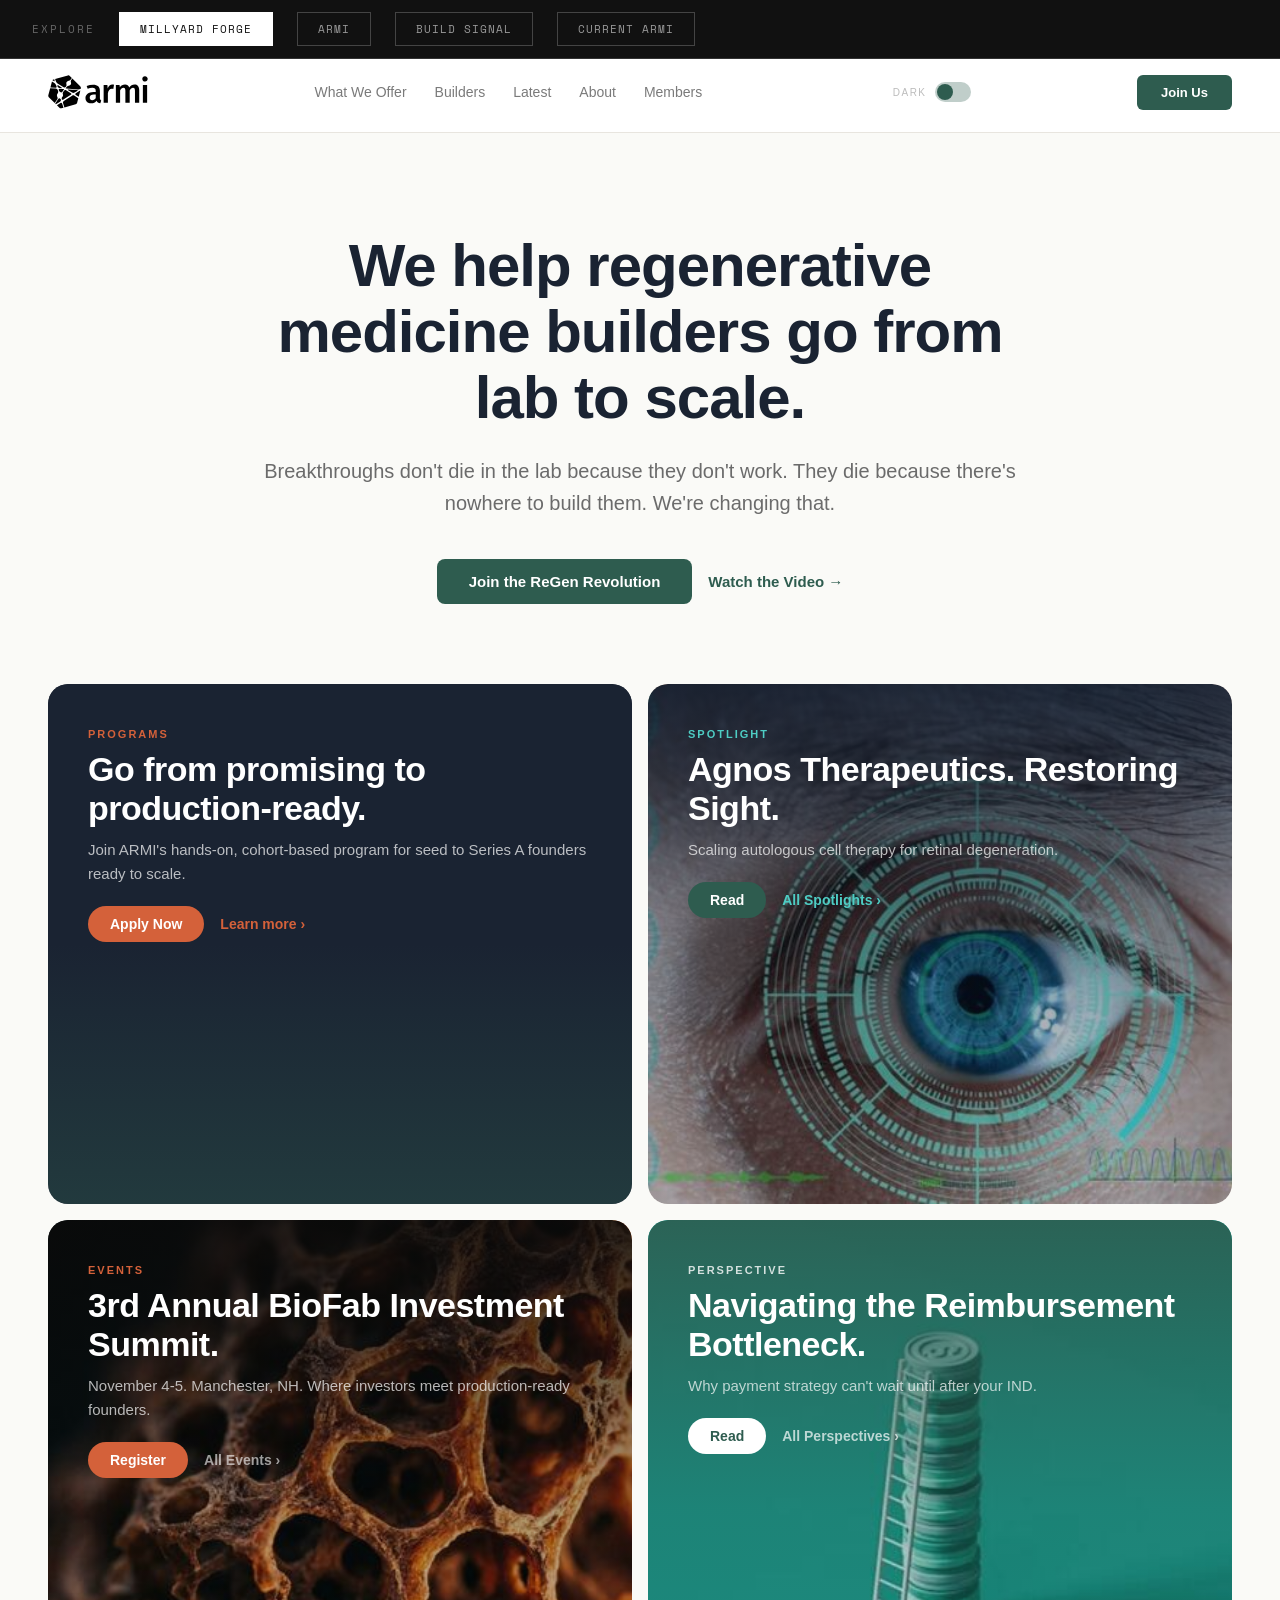
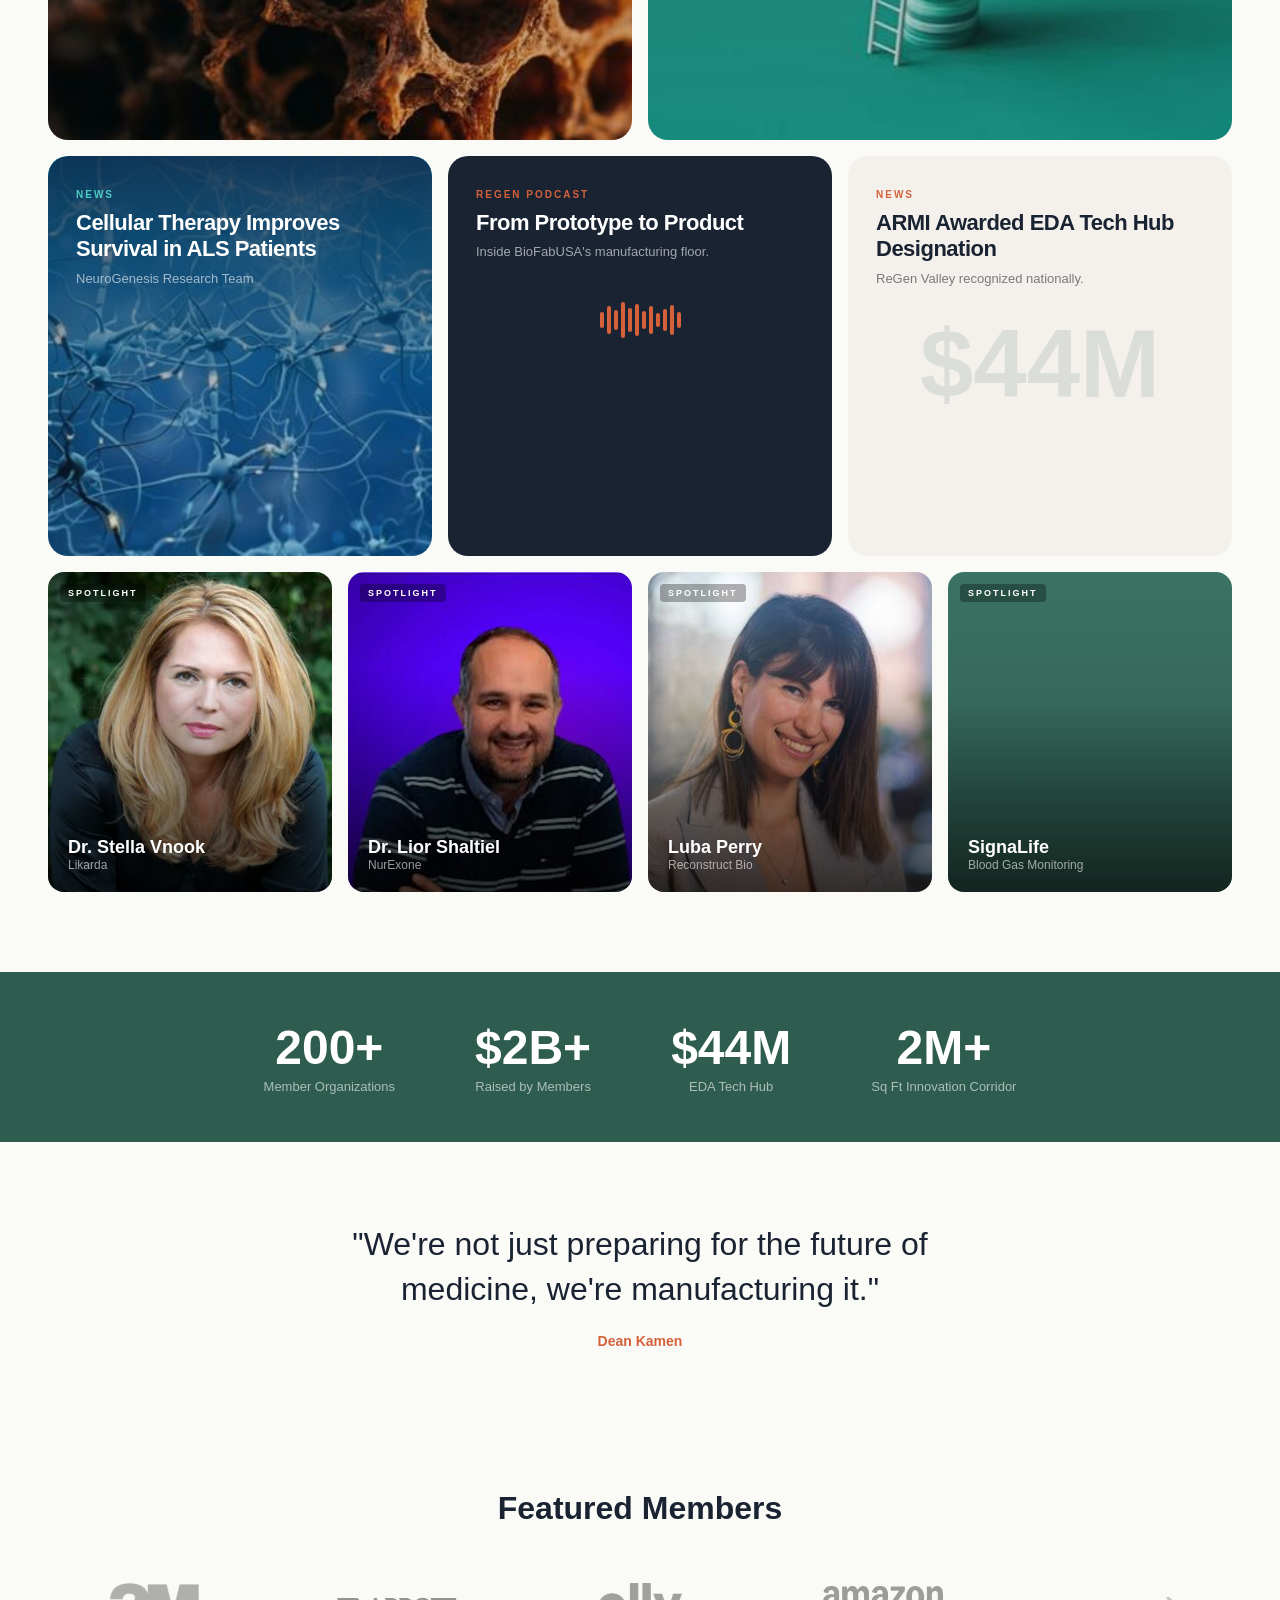
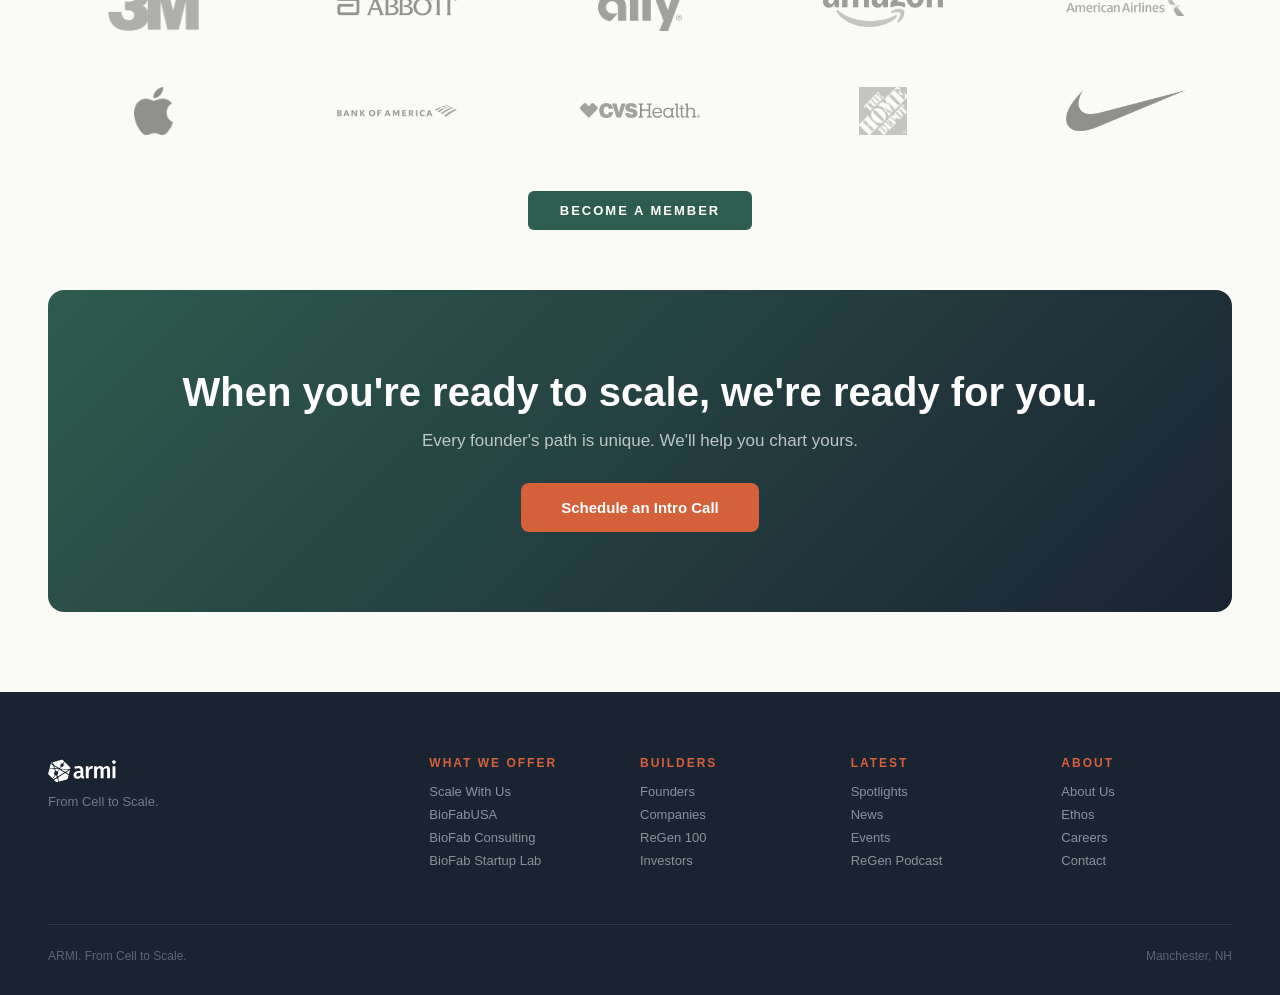
<file: index.html>
<!DOCTYPE html>
<html lang="en">
<head>
<meta charset="UTF-8">
<meta name="viewport" content="width=device-width, initial-scale=1.0">
<title>ARMI - Homepage Explorations</title>
<link rel="preconnect" href="https://fonts.googleapis.com">
<link href="https://fonts.googleapis.com/css2?family=DM+Sans:wght@400;500;700&family=Fraunces:ital,opsz,wght@0,9..144,300;0,9..144,500;0,9..144,700;0,9..144,900;1,9..144,400&family=Plus+Jakarta+Sans:wght@400;500;600;700&family=Space+Mono:wght@400;700&display=swap" rel="stylesheet">
<link href="https://api.fontshare.com/v2/css?f[]=clash-display@400,500,600,700&f[]=outfit@300,400,500,600,700&f[]=general-sans@400,500,600,700&f[]=satoshi@400,500,700&display=swap" rel="stylesheet">
<link rel="stylesheet" href="css/styles.css">
</head>
<body>

<!-- SWITCHER -->
<div class="switcher">
  <span class="switcher-label">Explore</span>
  <button class="switcher-btn active" onclick="show('forge')">Millyard Forge</button>
  <button class="switcher-btn" onclick="show('armi-mock')">ARMI</button>
  <button class="switcher-btn" onclick="show('signal')">Build Signal</button>
  <button class="switcher-btn" onclick="show('current-armi')">Current ARMI</button>
</div>

<!-- ============================================
     MOCKUP 1: MILLYARD FORGE
     Industrial Editorial
     ============================================ -->
<div class="mockup forge" id="forge">
  <nav class="f-nav">
    <a href="index.html" class="f-logo"><img src="img/armi-logo.svg" alt="ARMI"></a>
    <div class="f-nav-links">
      <div class="nav-dropdown-wrap">
        <a href="#" class="nav-dropdown-trigger">What We Offer</a>
        <div class="nav-dropdown">
          <a href="scale-with-us.html">Scale With Us</a>
          <div class="dd-divider"></div>
          <a href="founders.html">Founders</a>
          <a href="investors.html">Investors</a>
          <a href="pharma.html">Pharma</a>
          <a href="government.html">Government</a>
          <div class="dd-divider"></div>
          <a href="biofabusa.html">BioFabUSA</a>
          <a href="biofab-consulting.html">BioFab Consulting</a>
          <a href="bio-industries.html">Bio Industries</a>
          <a href="biofab.html">BioFab</a>
        </div>
      </div>
      <a href="#">Builders</a>
      <a href="#">Latest</a>
      <a href="#">About</a>
      <a href="#">Members</a>
    </div>
    <div class="mode-toggle">
      <span class="mode-toggle-label">Light</span>
      <label class="mode-toggle-switch"><input type="checkbox" onchange="toggleMode('forge',this.checked)"><div class="mode-toggle-track"></div><div class="mode-toggle-thumb"></div></label>
    </div>
    <a href="#" class="f-join">Join Us</a>
  </nav>

  <div class="f-hero">
    <div class="f-hero-left">
      <h1>Where Regenerative Medicine Stops Waiting and <em>Starts Scaling</em></h1>
    </div>
    <div class="f-hero-right">
      <p>Breakthroughs don't die in the lab because they don't work. They die because there's nowhere to build them. We're changing that.</p>
      <div class="f-cta-row">
        <a href="#" class="f-cta-primary">Join the ReGen Revolution</a>
        <a href="#" class="f-cta-ghost">Watch the Video</a>
      </div>
    </div>
  </div>

  <hr class="f-rule-thick">

  <div class="f-stats">
    <div class="f-stat"><div class="f-stat-num">200+</div><div class="f-stat-label">Member Organizations</div></div>
    <div class="f-stat"><div class="f-stat-num">$2B+</div><div class="f-stat-label">Raised by Members</div></div>
    <div class="f-stat"><div class="f-stat-num">$44M</div><div class="f-stat-label">EDA Tech Hub</div></div>
    <div class="f-stat"><div class="f-stat-num">2M+</div><div class="f-stat-label">Sq Ft Innovation Corridor</div></div>
  </div>

  <div class="f-cards">
    <div class="f-cards-label">From the Field</div>

    <!-- Wide card 1: Agnos -->
    <div class="fc-wide">
      <div class="fc-wide-img" style="background-image:url(img/agnos.jpg)"></div>
      <div class="fc-wide-text">
        <div class="fc-num">Spotlight 01</div>
        <h3>Agnos Therapeutics. Restoring Sight.</h3>
        <p>Scaling autologous cell therapy for retinal degeneration. From lab proof to manufacturing reality inside ARMI's BioFabUSA.</p>
        <a href="#">Read the Story &rarr;</a>
      </div>
    </div>

    <!-- Wide card 2: Reimbursement (flipped) -->
    <div class="fc-wide fc-flip">
      <div class="fc-wide-img" style="background-image:url(img/reimburse.jpg)"></div>
      <div class="fc-wide-text">
        <div class="fc-num">Perspective</div>
        <h3>Navigating the Reimbursement Bottleneck.</h3>
        <p>Why payment strategy can't wait until after your IND. The path to patients runs through payers.</p>
        <a href="#">Read &rarr;</a>
      </div>
    </div>

    <!-- 3-col row: Summit, Neural, Podcast -->
    <div class="fc-row3">
      <div class="fc-card" style="background-image:url(img/summit.jpg)">
        <div class="fc-card-text">
          <div class="fc-label">Events</div>
          <h4>3rd Annual BioFab Investment Summit</h4>
          <p>Nov 4-5 &middot; Manchester, NH</p>
        </div>
      </div>
      <div class="fc-card" style="background-image:url(img/neural.jpg)">
        <div class="fc-card-text">
          <div class="fc-label">News</div>
          <h4>Cellular Therapy Improves Survival in ALS Patients</h4>
          <p>NeuroGenesis Research Team</p>
        </div>
      </div>
      <div class="fc-card" style="background-color:#1A1714">
        <div class="fc-card-text" style="bottom:auto;top:0;bottom:0;display:flex;flex-direction:column;justify-content:center;align-items:center;text-align:center">
          <div class="fc-label">ReGen Podcast</div>
          <h4>From Prototype to Product</h4>
          <p>Inside BioFabUSA's manufacturing floor</p>
        </div>
      </div>
    </div>

    <!-- Founders -->
    <div class="fc-founders">
      <div class="fc-founder" style="background-image:url(img/stella.jpg)">
        <div class="fc-founder-text"><span>Spotlight</span><h4>Dr. Stella Vnook</h4><p>Likarda</p></div>
      </div>
      <div class="fc-founder" style="background-image:url(img/lior.jpg)">
        <div class="fc-founder-text"><span>Spotlight</span><h4>Dr. Lior Shaltiel</h4><p>NurExone</p></div>
      </div>
      <div class="fc-founder" style="background-image:url(img/luba.jpg)">
        <div class="fc-founder-text"><span>Spotlight</span><h4>Luba Perry</h4><p>Reconstruct Bio</p></div>
      </div>
    </div>
  </div>


  <div class="f-quote">
    <blockquote>"We're not just preparing for the future of medicine, we're manufacturing it."</blockquote>
    <cite>Dean Kamen</cite>
  </div>

  <hr class="f-rule">

  <!-- Logo Wall -->
  <div class="logo-wall">
    <h2>Featured Members</h2>
    <div class="logo-grid">
      <div class="logo-item"><img src="img/logos/3m.webp" alt="3M"></div>
      <div class="logo-item"><img src="img/logos/abbott.webp" alt="Abbott"></div>
      <div class="logo-item"><img src="img/logos/alley.webp" alt="Alley"></div>
      <div class="logo-item"><img src="img/logos/amazon.webp" alt="Amazon"></div>
      <div class="logo-item"><img src="img/logos/american_airlines.webp" alt="American Airlines"></div>
      <div class="logo-item"><img src="img/logos/apple.webp" alt="Apple"></div>
      <div class="logo-item"><img src="img/logos/bank_of_america.webp" alt="Bank of America"></div>
      <div class="logo-item"><img src="img/logos/cvs.webp" alt="CVS"></div>
      <div class="logo-item"><img src="img/logos/homedepot.webp" alt="Home Depot"></div>
      <div class="logo-item"><img src="img/logos/nike.webp" alt="Nike"></div>
    </div>
    <a href="#" class="logo-wall-cta">Become a Member</a>
  </div>

  <hr class="f-rule">

  <div class="f-cta-banner">
    <h3>When you're ready to scale, we're ready for you.</h3>
    <a href="#">Schedule an Intro Call</a>
  </div>

  <div class="f-footer">
    <div class="f-footer-brand"><img src="img/armi-logo.svg" alt="ARMI"><p>From Cell to Scale.</p></div>
    <div class="f-footer-col"><h5>What We Offer</h5><a href="scale-with-us.html">Scale With Us</a><a href="biofabusa.html">BioFabUSA</a><a href="biofab-consulting.html">BioFab Consulting</a><a href="founders.html">BioFab Startup Lab</a></div>
    <div class="f-footer-col"><h5>Builders</h5><a href="founders.html">Founders</a><a href="#">Companies</a><a href="#">ReGen 100</a><a href="investors.html">Investors</a></div>
    <div class="f-footer-col"><h5>Latest</h5><a href="#">Spotlights</a><a href="#">News</a><a href="#">Events</a><a href="#">ReGen Podcast</a></div>
    <div class="f-footer-col"><h5>About</h5><a href="#">About Us</a><a href="#">Ethos</a><a href="#">Careers</a><a href="#">Contact</a></div>
  </div>
</div>

<!-- ============================================
     MOCKUP 2: ARMI (Sequoia-Inspired)
     Kinetic Storytelling / Editorial Grid
     ============================================ -->
<div class="mockup armi-m active" id="armi-mock">
  <nav class="a-nav">
    <a href="index.html" class="a-logo"><img src="img/armi-logo.svg" alt="ARMI"></a>
    <div class="a-nav-links">
      <div class="nav-dropdown-wrap">
        <a href="#" class="nav-dropdown-trigger">What We Offer</a>
        <div class="nav-dropdown">
          <a href="scale-with-us.html">Scale With Us</a>
          <div class="dd-divider"></div>
          <a href="founders.html">Founders</a>
          <a href="investors.html">Investors</a>
          <a href="pharma.html">Pharma</a>
          <a href="government.html">Government</a>
          <div class="dd-divider"></div>
          <a href="biofabusa.html">BioFabUSA</a>
          <a href="biofab-consulting.html">BioFab Consulting</a>
          <a href="bio-industries.html">Bio Industries</a>
          <a href="biofab.html">BioFab</a>
        </div>
      </div>
      <a href="#">Builders</a>
      <a href="#">Latest</a>
      <a href="#">About</a>
      <a href="#">Members</a>
    </div>
    <div class="mode-toggle">
      <span class="mode-toggle-label">Dark</span>
      <label class="mode-toggle-switch"><input type="checkbox" onchange="toggleMode('armi-mock',this.checked)"><div class="mode-toggle-track"></div><div class="mode-toggle-thumb"></div></label>
    </div>
    <a href="#" class="a-join">Join Us</a>
  </nav>

  <div class="a-hero">
    <h1>We help regenerative medicine builders go from lab to scale.</h1>
    <p>Breakthroughs don't die in the lab because they don't work. They die because there's nowhere to build them. We're changing that.</p>
    <div class="a-hero-ctas">
      <a href="#" class="a-cta-primary">Join the ReGen Revolution</a>
      <a href="#" class="a-cta-link">Watch the Video &rarr;</a>
    </div>
  </div>

  <div class="a-cards">

    <!-- Card 1: BioFab Startup Lab -->
    <div class="ac ac-startup">
      <div class="ac-text">
        <div class="ac-tag">Programs</div>
        <h3>Go from promising to production-ready.</h3>
        <p>Join ARMI's hands-on, cohort-based program for seed to Series A founders ready to scale.</p>
        <div class="ac-ctas">
          <a href="#" class="ac-btn">Apply Now</a>
          <a href="#" class="ac-link">Learn more &rsaquo;</a>
        </div>
      </div>
    </div>

    <!-- Card 2: Agnos Spotlight -->
    <div class="ac ac-agnos" style="background-image:url(img/agnos.jpg);background-size:cover;background-position:center">
      <div class="ac-text">
        <div class="ac-tag">Spotlight</div>
        <h3>Agnos Therapeutics. Restoring Sight.</h3>
        <p>Scaling autologous cell therapy for retinal degeneration.</p>
        <div class="ac-ctas">
          <a href="#" class="ac-btn">Read</a>
          <a href="#" class="ac-link">All Spotlights &rsaquo;</a>
        </div>
      </div>
    </div>

    <!-- Card 3: BioFab Investment Summit -->
    <div class="ac ac-summit" style="background-image:url(img/summit.jpg);background-size:cover;background-position:center">
      <div class="ac-text">
        <div class="ac-tag">Events</div>
        <h3>3rd Annual BioFab Investment Summit.</h3>
        <p>November 4-5. Manchester, NH. Where investors meet production-ready founders.</p>
        <div class="ac-ctas">
          <a href="#" class="ac-btn">Register</a>
          <a href="#" class="ac-link">All Events &rsaquo;</a>
        </div>
      </div>
    </div>

    <!-- Card 4: Perspective -->
    <div class="ac ac-perspective" style="background-image:url(img/reimburse.jpg);background-size:cover;background-position:center">
      <div class="ac-text">
        <div class="ac-tag">Perspective</div>
        <h3>Navigating the Reimbursement Bottleneck.</h3>
        <p>Why payment strategy can't wait until after your IND.</p>
        <div class="ac-ctas">
          <a href="#" class="ac-btn">Read</a>
          <a href="#" class="ac-link">All Perspectives &rsaquo;</a>
        </div>
      </div>
    </div>

    <!-- Row 3: Three medium cards -->
    <div class="ac-row3">
      <!-- Neural / News -->
      <div class="ac-sm ac-neural" style="background-image:url(img/neural.jpg);background-size:cover;background-position:center">
        <div class="ac-text">
          <div class="ac-tag">News</div>
          <h3>Cellular Therapy Improves Survival in ALS Patients</h3>
          <p>NeuroGenesis Research Team</p>
        </div>
      </div>

      <!-- Podcast -->
      <div class="ac-sm ac-pod">
        <div class="ac-text">
          <div class="ac-tag">ReGen Podcast</div>
          <h3>From Prototype to Product</h3>
          <p>Inside BioFabUSA's manufacturing floor.</p>
        </div>
        <div class="ac-vis-zone">
          <div class="ac-waveform">
            <div class="ac-bar" style="animation-delay:0s;height:16px"></div>
            <div class="ac-bar" style="animation-delay:.1s;height:28px"></div>
            <div class="ac-bar" style="animation-delay:.2s;height:20px"></div>
            <div class="ac-bar" style="animation-delay:.3s;height:36px"></div>
            <div class="ac-bar" style="animation-delay:.4s;height:24px"></div>
            <div class="ac-bar" style="animation-delay:.5s;height:32px"></div>
            <div class="ac-bar" style="animation-delay:.6s;height:18px"></div>
            <div class="ac-bar" style="animation-delay:.7s;height:28px"></div>
            <div class="ac-bar" style="animation-delay:.8s;height:14px"></div>
            <div class="ac-bar" style="animation-delay:.9s;height:22px"></div>
            <div class="ac-bar" style="animation-delay:1s;height:30px"></div>
            <div class="ac-bar" style="animation-delay:1.1s;height:16px"></div>
          </div>
        </div>
      </div>

      <!-- $44M News -->
      <div class="ac-sm ac-news">
        <div class="ac-text">
          <div class="ac-tag">News</div>
          <h3>ARMI Awarded EDA Tech Hub Designation</h3>
          <p>ReGen Valley recognized nationally.</p>
        </div>
        <div class="ac-vis-zone">
          <div class="ac-big-num">$44M</div>
        </div>
      </div>
    </div>

    <!-- Row 4: Founder portraits -->
    <div class="ac-founders">
      <div class="ac-founder" style="background:url(img/stella.jpg) center top/cover no-repeat">
        <div class="ac-f-overlay" style="background:linear-gradient(180deg,transparent 30%,rgba(0,0,0,0.7))"></div>
        <div class="ac-f-tag">Spotlight</div>
        <div class="ac-f-name">Dr. Stella Vnook</div>
        <div class="ac-f-co">Likarda</div>
      </div>
      <div class="ac-founder" style="background:url(img/lior.jpg) center top/cover no-repeat">
        <div class="ac-f-overlay" style="background:linear-gradient(180deg,transparent 30%,rgba(0,0,0,0.7))"></div>
        <div class="ac-f-tag">Spotlight</div>
        <div class="ac-f-name">Dr. Lior Shaltiel</div>
        <div class="ac-f-co">NurExone</div>
      </div>
      <div class="ac-founder" style="background:url(img/luba.jpg) center top/cover no-repeat">
        <div class="ac-f-overlay" style="background:linear-gradient(180deg,transparent 30%,rgba(0,0,0,0.7))"></div>
        <div class="ac-f-tag">Spotlight</div>
        <div class="ac-f-name">Luba Perry</div>
        <div class="ac-f-co">Reconstruct Bio</div>
      </div>
      <div class="ac-founder" style="background:linear-gradient(180deg,#3A7263,#2E5C4F)">
        <div class="ac-f-overlay" style="background:linear-gradient(180deg,transparent 40%,rgba(0,0,0,0.6))"></div>
        <div class="ac-f-tag">Spotlight</div>
        <div class="ac-f-name">SignaLife</div>
        <div class="ac-f-co">Blood Gas Monitoring</div>
      </div>
    </div>

  </div>

  <div class="a-stats-bar">
    <div class="a-sbar-item"><div class="a-sbar-num">200+</div><div class="a-sbar-label">Member Organizations</div></div>
    <div class="a-sbar-item"><div class="a-sbar-num">$2B+</div><div class="a-sbar-label">Raised by Members</div></div>
    <div class="a-sbar-item"><div class="a-sbar-num">$44M</div><div class="a-sbar-label">EDA Tech Hub</div></div>
    <div class="a-sbar-item"><div class="a-sbar-num">2M+</div><div class="a-sbar-label">Sq Ft Innovation Corridor</div></div>
  </div>

  <div class="a-quote">
    <blockquote>"We're not just preparing for the future of medicine, we're manufacturing it."</blockquote>
    <cite>Dean Kamen</cite>
  </div>

  <!-- Logo Wall -->
  <div class="logo-wall">
    <h2>Featured Members</h2>
    <div class="logo-grid">
      <div class="logo-item"><img src="img/logos/3m.webp" alt="3M"></div>
      <div class="logo-item"><img src="img/logos/abbott.webp" alt="Abbott"></div>
      <div class="logo-item"><img src="img/logos/alley.webp" alt="Alley"></div>
      <div class="logo-item"><img src="img/logos/amazon.webp" alt="Amazon"></div>
      <div class="logo-item"><img src="img/logos/american_airlines.webp" alt="American Airlines"></div>
      <div class="logo-item"><img src="img/logos/apple.webp" alt="Apple"></div>
      <div class="logo-item"><img src="img/logos/bank_of_america.webp" alt="Bank of America"></div>
      <div class="logo-item"><img src="img/logos/cvs.webp" alt="CVS"></div>
      <div class="logo-item"><img src="img/logos/homedepot.webp" alt="Home Depot"></div>
      <div class="logo-item"><img src="img/logos/nike.webp" alt="Nike"></div>
    </div>
    <a href="#" class="logo-wall-cta">Become a Member</a>
  </div>

  <div style="padding:0 48px">
    <div class="a-cta-section">
      <h3>When you're ready to scale, we're ready for you.</h3>
      <p>Every founder's path is unique. We'll help you chart yours.</p>
      <a href="#">Schedule an Intro Call</a>
    </div>
  </div>

  <div class="a-footer">
    <div class="a-footer-inner">
      <div class="a-footer-brand"><div class="a-f-logo"><img src="img/armi-logo.svg" alt="ARMI"></div><div class="a-f-tag">From Cell to Scale.</div></div>
      <div><h5>What We Offer</h5><a href="scale-with-us.html">Scale With Us</a><a href="biofabusa.html">BioFabUSA</a><a href="biofab-consulting.html">BioFab Consulting</a><a href="founders.html">BioFab Startup Lab</a></div>
      <div><h5>Builders</h5><a href="founders.html">Founders</a><a href="#">Companies</a><a href="#">ReGen 100</a><a href="investors.html">Investors</a></div>
      <div><h5>Latest</h5><a href="#">Spotlights</a><a href="#">News</a><a href="#">Events</a><a href="#">ReGen Podcast</a></div>
      <div><h5>About</h5><a href="#">About Us</a><a href="#">Ethos</a><a href="#">Careers</a><a href="#">Contact</a></div>
    </div>
    <div class="a-footer-bottom"><span>ARMI. From Cell to Scale.</span><span>Manchester, NH</span></div>
  </div>
</div>

<!-- ============================================
     MOCKUP 3: BUILD SIGNAL
     Mission Control / Data Terminal
     ============================================ -->
<div class="mockup signal" id="signal">
  <nav class="s-nav">
    <a href="index.html" class="s-logo"><img src="img/armi-logo.svg" alt="ARMI"></a>
    <div class="s-nav-links">
      <div class="nav-dropdown-wrap">
        <a href="#" class="nav-dropdown-trigger">What We Offer</a>
        <div class="nav-dropdown">
          <a href="scale-with-us.html">Scale With Us</a>
          <div class="dd-divider"></div>
          <a href="founders.html">Founders</a>
          <a href="investors.html">Investors</a>
          <a href="pharma.html">Pharma</a>
          <a href="government.html">Government</a>
          <div class="dd-divider"></div>
          <a href="biofabusa.html">BioFabUSA</a>
          <a href="biofab-consulting.html">BioFab Consulting</a>
          <a href="bio-industries.html">Bio Industries</a>
          <a href="biofab.html">BioFab</a>
        </div>
      </div>
      <a href="#">Builders</a>
      <a href="#">Latest</a>
      <a href="#">About</a>
      <a href="#">Members</a>
    </div>
    <div class="mode-toggle">
      <span class="mode-toggle-label">Dark</span>
      <label class="mode-toggle-switch"><input type="checkbox" onchange="toggleMode('signal',this.checked)"><div class="mode-toggle-track"></div><div class="mode-toggle-thumb"></div></label>
    </div>
    <a href="#" class="s-join">Join Us</a>
  </nav>

  <div class="s-ticker"><div class="s-ticker-inner">
    <span>200+ Member Organizations</span><span class="s-t-accent">*</span>
    <span>$2B+ Raised by Members</span><span class="s-t-accent">*</span>
    <span>$44M EDA Tech Hub</span><span class="s-t-accent">*</span>
    <span>2M+ Sq Ft Innovation Corridor</span><span class="s-t-accent">*</span>
    <span>Manchester, NH - ReGen Valley</span><span class="s-t-accent">*</span>
    <span>DoD / HHS / BARDA / NIH / NIST / NSF / FDA</span><span class="s-t-accent">*</span>
    <span>200+ Member Organizations</span><span class="s-t-accent">*</span>
    <span>$2B+ Raised by Members</span><span class="s-t-accent">*</span>
    <span>$44M EDA Tech Hub</span><span class="s-t-accent">*</span>
    <span>2M+ Sq Ft Innovation Corridor</span><span class="s-t-accent">*</span>
    <span>Manchester, NH - ReGen Valley</span><span class="s-t-accent">*</span>
    <span>DoD / HHS / BARDA / NIH / NIST / NSF / FDA</span><span class="s-t-accent">*</span>
  </div></div>

  <div class="s-hero">
    <div class="s-hero-inner">
      <h1>Where Regenerative Medicine <span>Stops Waiting</span> and Starts Scaling</h1>
      <div class="s-hero-right">
        <p>Breakthroughs don't die in the lab because they don't work. They die because there's nowhere to build them. We're changing that.</p>
        <div class="s-cta-row">
          <a href="#" class="s-cta-red">Scale With Us</a>
          <a href="#" class="s-cta-outline">Watch Video</a>
        </div>
      </div>
    </div>
  </div>

  <div class="s-stats">
    <div class="s-stat"><div class="s-stat-num">200<span>+</span></div><div class="s-stat-label">Members</div></div>
    <div class="s-stat"><div class="s-stat-num">$2B<span>+</span></div><div class="s-stat-label">Raised</div></div>
    <div class="s-stat"><div class="s-stat-num">$44<span>M</span></div><div class="s-stat-label">EDA Tech Hub</div></div>
    <div class="s-stat"><div class="s-stat-num">2M<span>+</span></div><div class="s-stat-label">Sq Ft Corridor</div></div>
  </div>


  <div class="sc-section">
    <div class="sc-label">Latest Signals</div>

    <!-- Monitor 1: Agnos -->
    <div class="sc-monitor">
      <div class="sc-monitor-bar"><span><span class="sc-dot"></span>Spotlight // Live</span><a href="#" class="sc-action">Read &rarr;</a></div>
      <div class="sc-monitor-body">
        <div class="sc-monitor-img" style="background-image:url(img/agnos.jpg)"></div>
        <div class="sc-monitor-text">
          <h3>Agnos Therapeutics. Restoring Sight.</h3>
          <p>Scaling autologous cell therapy for retinal degeneration. From lab proof to manufacturing reality.</p>
          <a href="#">Read Full Report &rarr;</a>
        </div>
      </div>
    </div>

    <!-- Monitor 2: Reimbursement (flipped) -->
    <div class="sc-monitor sc-flip">
      <div class="sc-monitor-bar"><span><span class="sc-dot"></span>Perspective // Analysis</span><a href="#" class="sc-action">Read &rarr;</a></div>
      <div class="sc-monitor-body">
        <div class="sc-monitor-img" style="background-image:url(img/reimburse.jpg)"></div>
        <div class="sc-monitor-text">
          <h3>Navigating the Reimbursement Bottleneck.</h3>
          <p>Why payment strategy can't wait until after your IND. The path to patients runs through payers.</p>
          <a href="#">Read Analysis &rarr;</a>
        </div>
      </div>
    </div>

    <!-- 3 data cards -->
    <div class="sc-grid3">
      <div class="sc-dcard">
        <div class="sc-dcard-img" style="background-image:url(img/summit.jpg)"></div>
        <div class="sc-dcard-text">
          <div class="sc-dt-label">Events</div>
          <h4>BioFab Investment Summit</h4>
          <p>Nov 4-5 &middot; Manchester, NH</p>
        </div>
      </div>
      <div class="sc-dcard">
        <div class="sc-dcard-img" style="background-image:url(img/neural.jpg)"></div>
        <div class="sc-dcard-text">
          <div class="sc-dt-label">News</div>
          <h4>Cell Therapy Improves ALS Survival</h4>
          <p>NeuroGenesis Research Team</p>
        </div>
      </div>
      <div class="sc-dcard">
        <div class="sc-dcard-img" style="background-color:#0F0F0F;filter:none;display:flex;align-items:center;justify-content:center"><div style="font-family:'General Sans',sans-serif;font-size:64px;font-weight:700;color:#222;position:relative;z-index:2">$44<span style='color:#D9534F'>M</span></div></div>
        <div class="sc-dcard-text">
          <div class="sc-dt-label">News</div>
          <h4>EDA Tech Hub Designation</h4>
          <p>ReGen Valley recognized nationally</p>
        </div>
      </div>
    </div>

    <!-- Founder row -->
    <div class="sc-grid3">
      <div class="sc-dcard">
        <div class="sc-dcard-img" style="background-image:url(img/stella.jpg)"></div>
        <div class="sc-dcard-text">
          <div class="sc-dt-label">Spotlight</div>
          <h4>Dr. Stella Vnook</h4>
          <p>Likarda</p>
        </div>
      </div>
      <div class="sc-dcard">
        <div class="sc-dcard-img" style="background-image:url(img/lior.jpg)"></div>
        <div class="sc-dcard-text">
          <div class="sc-dt-label">Spotlight</div>
          <h4>Dr. Lior Shaltiel</h4>
          <p>NurExone</p>
        </div>
      </div>
      <div class="sc-dcard">
        <div class="sc-dcard-img" style="background-image:url(img/luba.jpg)"></div>
        <div class="sc-dcard-text">
          <div class="sc-dt-label">Spotlight</div>
          <h4>Luba Perry</h4>
          <p>Reconstruct Bio</p>
        </div>
      </div>
    </div>
  </div>


  <div class="s-quote">
    <blockquote>"We're not just preparing for the future of medicine, we're manufacturing it."</blockquote>
    <cite>Dean Kamen</cite>
  </div>

  <!-- Logo Wall -->
  <div class="logo-wall">
    <h2>Featured Members</h2>
    <div class="logo-grid">
      <div class="logo-item"><img src="img/logos/3m.webp" alt="3M"></div>
      <div class="logo-item"><img src="img/logos/abbott.webp" alt="Abbott"></div>
      <div class="logo-item"><img src="img/logos/alley.webp" alt="Alley"></div>
      <div class="logo-item"><img src="img/logos/amazon.webp" alt="Amazon"></div>
      <div class="logo-item"><img src="img/logos/american_airlines.webp" alt="American Airlines"></div>
      <div class="logo-item"><img src="img/logos/apple.webp" alt="Apple"></div>
      <div class="logo-item"><img src="img/logos/bank_of_america.webp" alt="Bank of America"></div>
      <div class="logo-item"><img src="img/logos/cvs.webp" alt="CVS"></div>
      <div class="logo-item"><img src="img/logos/homedepot.webp" alt="Home Depot"></div>
      <div class="logo-item"><img src="img/logos/nike.webp" alt="Nike"></div>
    </div>
    <a href="#" class="logo-wall-cta">Become a Member</a>
  </div>

  <div class="s-companies">
    <h2>Companies Scaling with ARMI</h2>
    <p>Startups that don't just promise progress. They're building it.</p>
    <div class="s-co-grid">
      <div class="s-co-card"><h5>Agnos Therapeutics</h5><p>Restoring Sight. Autologous cell therapy for retinal degeneration.</p><div class="s-co-stage">Stage: Series A</div></div>
      <div class="s-co-card"><h5>SignaLife</h5><p>Continuous, non-invasive blood gas monitoring.</p><div class="s-co-stage">Stage: Growth</div></div>
      <div class="s-co-card"><h5>NeuroGenesis</h5><p>Autologous cell therapy reversing disability in Progressive MS and ALS.</p><div class="s-co-stage">Stage: Pre-Clinical</div></div>
      <div class="s-co-card"><h5>FlowCell</h5><p>High-precision perfusion platform enabling scalable vascularized tissue fabrication.</p><div class="s-co-stage">Stage: Seed</div></div>
    </div>
  </div>

  <div class="s-cta-banner">
    <h3>When you're ready to scale, we're ready for you.</h3>
    <p>Every founder's path is unique. We'll help you chart yours.</p>
    <a href="#">Schedule an Intro Call</a>
  </div>

  <div class="s-footer">
    <div class="s-footer-inner">
      <div class="s-footer-brand"><img src="img/armi-logo.svg" alt="ARMI"><p>From Cell to Scale. Manchester, NH.</p></div>
      <div><h5>What We Offer</h5><a href="scale-with-us.html">Scale With Us</a><a href="biofabusa.html">BioFabUSA</a><a href="biofab-consulting.html">BioFab Consulting</a><a href="founders.html">BioFab Startup Lab</a></div>
      <div><h5>Builders</h5><a href="founders.html">Founders</a><a href="#">Companies</a><a href="#">ReGen 100</a><a href="investors.html">Investors</a></div>
      <div><h5>Latest</h5><a href="#">Spotlights</a><a href="#">News</a><a href="#">Events</a><a href="#">ReGen Podcast</a></div>
      <div><h5>About</h5><a href="#">About Us</a><a href="#">Ethos</a><a href="#">Careers</a><a href="#">Contact</a></div>
    </div>
  </div>
</div>

<!-- ============================================
     MOCKUP 4: CURRENT ARMI
     armiusa.org Brand Palette
     ============================================ -->
<div class="mockup current-armi" id="current-armi">
  <nav class="ca-nav">
    <a href="index.html" class="ca-logo"><img src="img/armi-logo.svg" alt="ARMI"></a>
    <div class="ca-nav-links">
      <div class="nav-dropdown-wrap">
        <a href="#" class="nav-dropdown-trigger">What We Offer</a>
        <div class="nav-dropdown">
          <a href="scale-with-us.html">Scale With Us</a>
          <div class="dd-divider"></div>
          <a href="founders.html">Founders</a>
          <a href="investors.html">Investors</a>
          <a href="pharma.html">Pharma</a>
          <a href="government.html">Government</a>
          <div class="dd-divider"></div>
          <a href="biofabusa.html">BioFabUSA</a>
          <a href="biofab-consulting.html">BioFab Consulting</a>
          <a href="bio-industries.html">Bio Industries</a>
          <a href="biofab.html">BioFab</a>
        </div>
      </div>
      <a href="#">Builders</a>
      <a href="#">Latest</a>
      <a href="#">About</a>
      <a href="#">Members</a>
    </div>
    <div class="mode-toggle">
      <span class="mode-toggle-label">Dark</span>
      <label class="mode-toggle-switch"><input type="checkbox" onchange="toggleMode('current-armi',this.checked)"><div class="mode-toggle-track"></div><div class="mode-toggle-thumb"></div></label>
    </div>
    <a href="#" class="ca-join">Join Us</a>
  </nav>

  <div class="ca-hero">
    <div class="ca-hero-left">
      <h1>Where Regenerative Medicine Stops Waiting and <em>Starts Scaling</em></h1>
    </div>
    <div class="ca-hero-right">
      <p>Breakthroughs don't die in the lab because they don't work. They die because there's nowhere to build them. We're changing that.</p>
      <div class="ca-cta-row">
        <a href="#" class="ca-cta-primary">Join the ReGen Revolution</a>
        <a href="#" class="ca-cta-ghost">Watch the Video</a>
      </div>
    </div>
  </div>

  <hr class="ca-rule-thick">

  <div class="ca-stats">
    <div class="ca-stat"><div class="ca-stat-num">200<span>+</span></div><div class="ca-stat-label">Member Organizations</div></div>
    <div class="ca-stat"><div class="ca-stat-num">$2B<span>+</span></div><div class="ca-stat-label">Raised by Members</div></div>
    <div class="ca-stat"><div class="ca-stat-num">$44<span>M</span></div><div class="ca-stat-label">EDA Tech Hub</div></div>
    <div class="ca-stat"><div class="ca-stat-num">2M<span>+</span></div><div class="ca-stat-label">Sq Ft Innovation Corridor</div></div>
  </div>

  <div class="ca-cards">
    <div class="ca-cards-label">From the Field</div>

    <!-- Wide card 1: Agnos -->
    <div class="cac-wide">
      <div class="cac-wide-img" style="background-image:url(img/agnos.jpg)"></div>
      <div class="cac-wide-text">
        <div class="cac-num">Spotlight 01</div>
        <h3>Agnos Therapeutics. Restoring Sight.</h3>
        <p>Scaling autologous cell therapy for retinal degeneration. From lab proof to manufacturing reality inside ARMI's BioFabUSA.</p>
        <a href="#">Read the Story &rarr;</a>
      </div>
    </div>

    <!-- Wide card 2: Reimbursement (flipped) -->
    <div class="cac-wide cac-flip">
      <div class="cac-wide-img" style="background-image:url(img/reimburse.jpg)"></div>
      <div class="cac-wide-text">
        <div class="cac-num">Perspective</div>
        <h3>Navigating the Reimbursement Bottleneck.</h3>
        <p>Why payment strategy can't wait until after your IND. The path to patients runs through payers.</p>
        <a href="#">Read &rarr;</a>
      </div>
    </div>

    <!-- 3-col row: Summit, Neural, Podcast -->
    <div class="cac-row3">
      <div class="cac-card" style="background-image:url(img/summit.jpg)">
        <div class="cac-card-text">
          <div class="cac-label">Events</div>
          <h4>3rd Annual BioFab Investment Summit</h4>
          <p>Nov 4-5 &middot; Manchester, NH</p>
        </div>
      </div>
      <div class="cac-card" style="background-image:url(img/neural.jpg)">
        <div class="cac-card-text">
          <div class="cac-label">News</div>
          <h4>Cellular Therapy Improves Survival in ALS Patients</h4>
          <p>NeuroGenesis Research Team</p>
        </div>
      </div>
      <div class="cac-card" style="background-color:#1E1040">
        <div class="cac-card-text" style="bottom:auto;top:0;bottom:0;display:flex;flex-direction:column;justify-content:center;align-items:center;text-align:center">
          <div class="cac-label">ReGen Podcast</div>
          <h4>From Prototype to Product</h4>
          <p>Inside BioFabUSA's manufacturing floor</p>
        </div>
      </div>
    </div>

    <!-- Founders -->
    <div class="cac-founders">
      <div class="cac-founder" style="background-image:url(img/stella.jpg)">
        <div class="cac-founder-text"><span>Spotlight</span><h4>Dr. Stella Vnook</h4><p>Likarda</p></div>
      </div>
      <div class="cac-founder" style="background-image:url(img/lior.jpg)">
        <div class="cac-founder-text"><span>Spotlight</span><h4>Dr. Lior Shaltiel</h4><p>NurExone</p></div>
      </div>
      <div class="cac-founder" style="background-image:url(img/luba.jpg)">
        <div class="cac-founder-text"><span>Spotlight</span><h4>Luba Perry</h4><p>Reconstruct Bio</p></div>
      </div>
    </div>
  </div>

  <div class="ca-quote">
    <blockquote>"We're not just preparing for the future of medicine, we're manufacturing it."</blockquote>
    <cite>Dean Kamen</cite>
  </div>

  <hr class="ca-rule">

  <!-- Logo Wall -->
  <div class="logo-wall">
    <h2>Featured Members</h2>
    <div class="logo-grid">
      <div class="logo-item"><img src="img/logos/3m.webp" alt="3M"></div>
      <div class="logo-item"><img src="img/logos/abbott.webp" alt="Abbott"></div>
      <div class="logo-item"><img src="img/logos/alley.webp" alt="Alley"></div>
      <div class="logo-item"><img src="img/logos/amazon.webp" alt="Amazon"></div>
      <div class="logo-item"><img src="img/logos/american_airlines.webp" alt="American Airlines"></div>
      <div class="logo-item"><img src="img/logos/apple.webp" alt="Apple"></div>
      <div class="logo-item"><img src="img/logos/bank_of_america.webp" alt="Bank of America"></div>
      <div class="logo-item"><img src="img/logos/cvs.webp" alt="CVS"></div>
      <div class="logo-item"><img src="img/logos/homedepot.webp" alt="Home Depot"></div>
      <div class="logo-item"><img src="img/logos/nike.webp" alt="Nike"></div>
    </div>
    <a href="#" class="logo-wall-cta">Become a Member</a>
  </div>

  <hr class="ca-rule">

  <div class="ca-cta-banner">
    <h3>When you're ready to scale, we're ready for you.</h3>
    <a href="#">Schedule an Intro Call</a>
  </div>

  <div class="ca-footer">
    <div class="ca-footer-inner">
      <div class="ca-footer-brand"><img src="img/armi-logo.svg" alt="ARMI"><p>From Cell to Scale.</p></div>
      <div class="ca-footer-col"><h5>What We Offer</h5><a href="scale-with-us.html">Scale With Us</a><a href="biofabusa.html">BioFabUSA</a><a href="biofab-consulting.html">BioFab Consulting</a><a href="founders.html">BioFab Startup Lab</a></div>
      <div class="ca-footer-col"><h5>Builders</h5><a href="founders.html">Founders</a><a href="#">Companies</a><a href="#">ReGen 100</a><a href="investors.html">Investors</a></div>
      <div class="ca-footer-col"><h5>Latest</h5><a href="#">Spotlights</a><a href="#">News</a><a href="#">Events</a><a href="#">ReGen Podcast</a></div>
      <div class="ca-footer-col"><h5>About</h5><a href="#">About Us</a><a href="#">Ethos</a><a href="#">Careers</a><a href="#">Contact</a></div>
    </div>
  </div>
</div>

<script src="https://mcp.figma.com/mcp/html-to-design/capture.js" async></script>
<script src="js/main.js"></script>
</body>
</html>
</file>
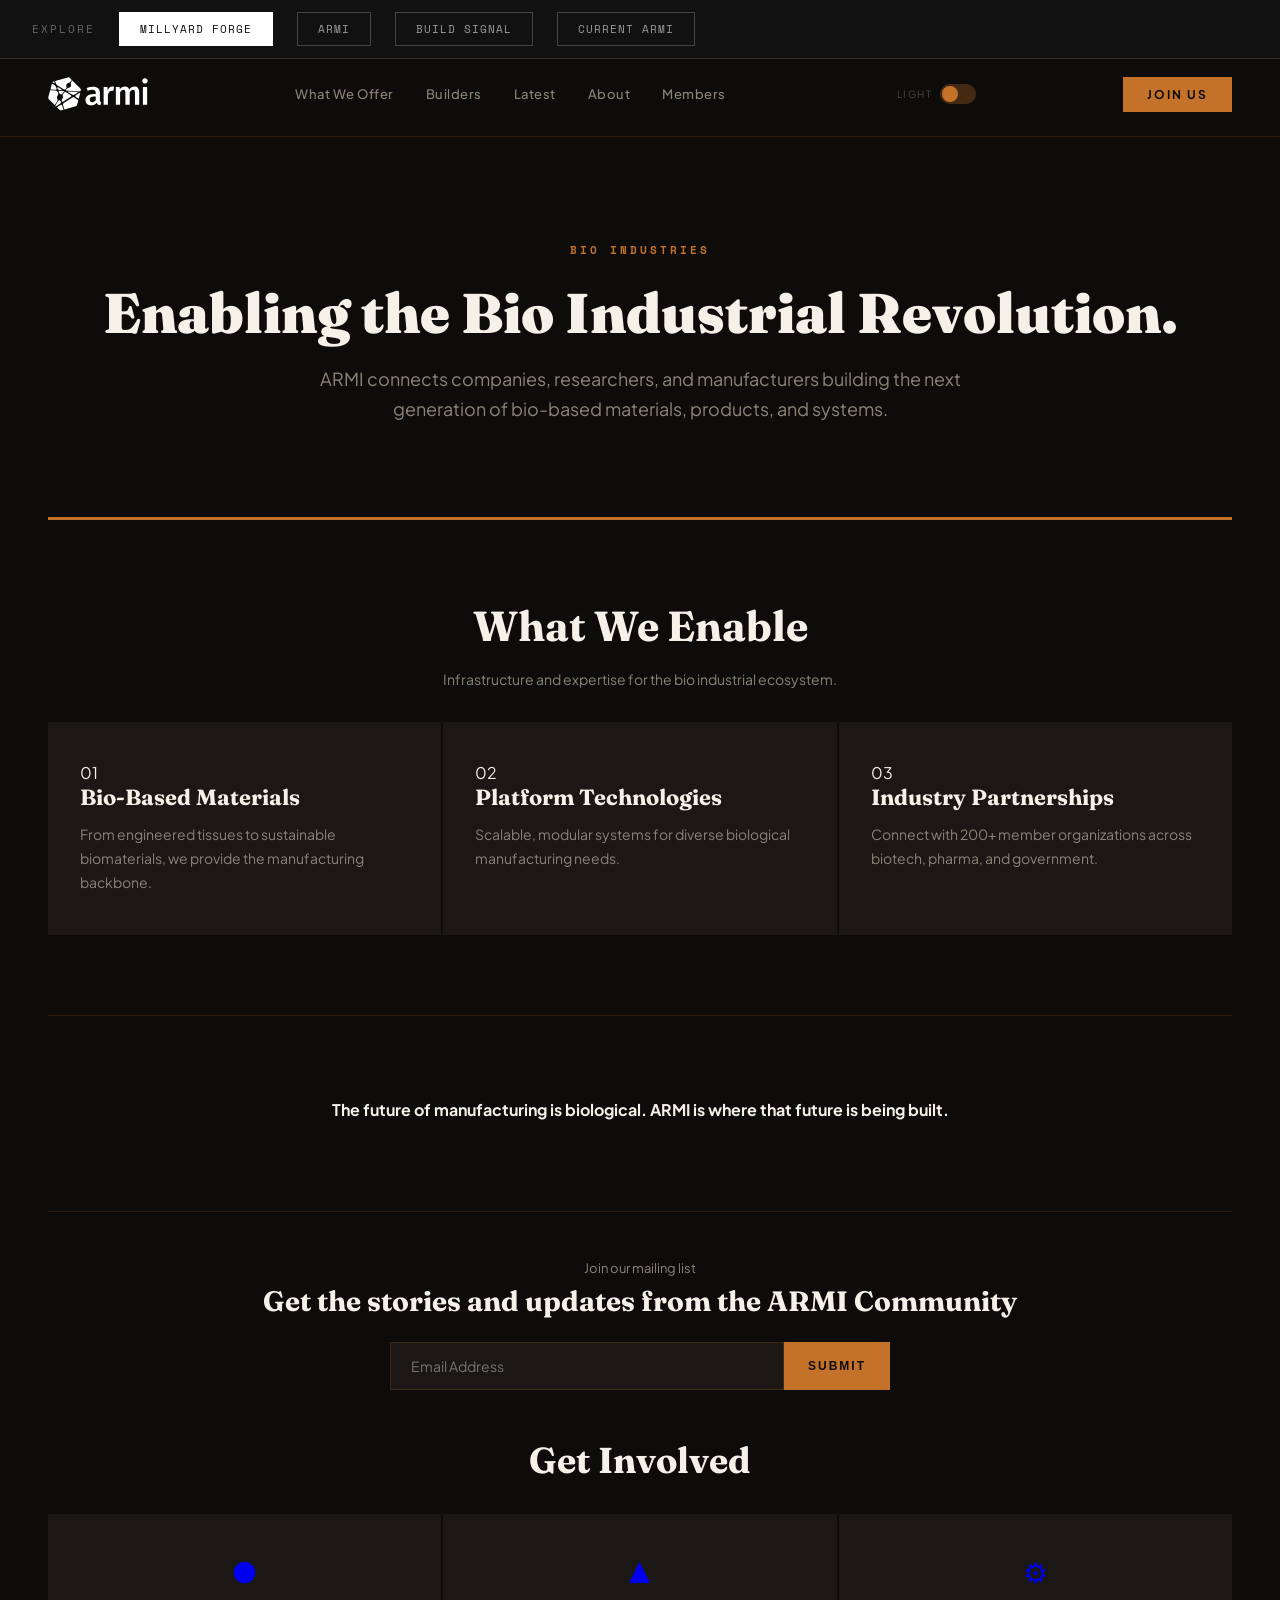
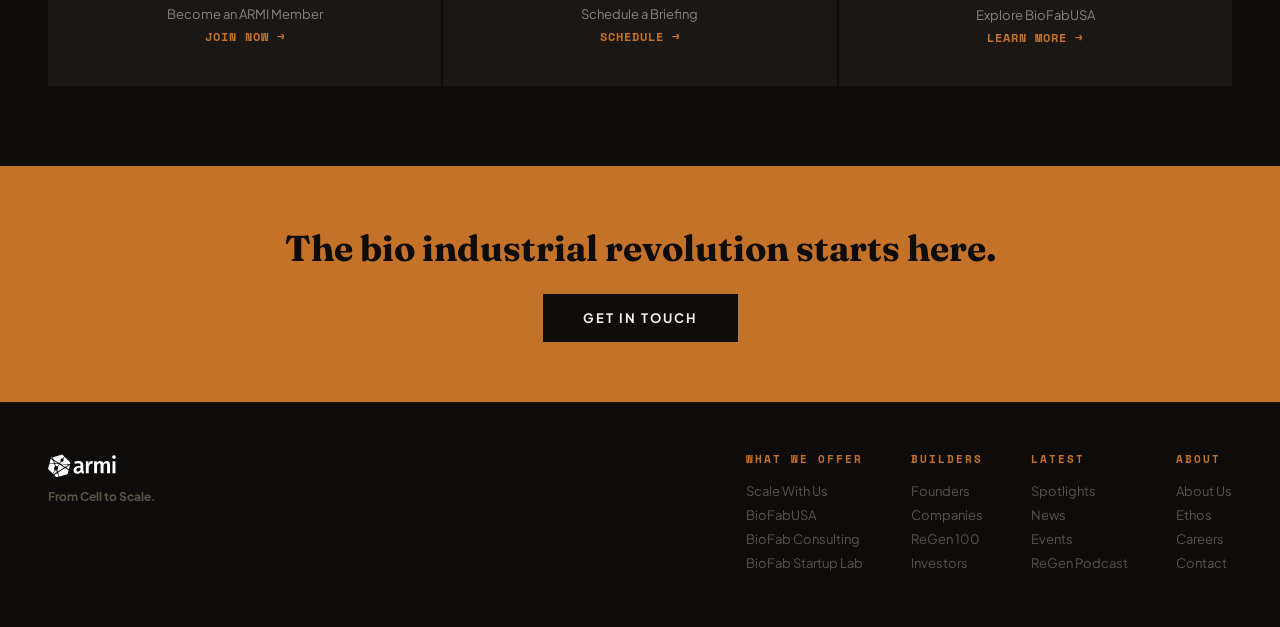
<file: bio-industries.html>
<!DOCTYPE html>
<html lang="en">
<head>
<meta charset="UTF-8">
<meta name="viewport" content="width=device-width, initial-scale=1.0">
<title>Bio Industries - ARMI</title>
<link rel="preconnect" href="https://fonts.googleapis.com">
<link href="https://fonts.googleapis.com/css2?family=DM+Sans:wght@400;500;700&family=Fraunces:ital,opsz,wght@0,9..144,300;0,9..144,500;0,9..144,700;0,9..144,900;1,9..144,400&family=Plus+Jakarta+Sans:wght@400;500;600;700&family=Space+Mono:wght@400;700&display=swap" rel="stylesheet">
<link href="https://api.fontshare.com/v2/css?f[]=clash-display@400,500,600,700&f[]=outfit@300,400,500,600,700&f[]=general-sans@400,500,600,700&f[]=satoshi@400,500,700&display=swap" rel="stylesheet">
<link rel="stylesheet" href="css/styles.css">
</head>
<body>

<!-- SWITCHER -->
<div class="switcher">
  <span class="switcher-label">Explore</span>
  <button class="switcher-btn active" onclick="show('forge')">Millyard Forge</button>
  <button class="switcher-btn" onclick="show('armi-mock')">ARMI</button>
  <button class="switcher-btn" onclick="show('signal')">Build Signal</button>
  <button class="switcher-btn" onclick="show('current-armi')">Current ARMI</button>
</div>

<!-- ============================================
     MOCKUP 1: MILLYARD FORGE
     ============================================ -->
<div class="mockup forge active" id="forge">
  <nav class="f-nav">
    <a href="index.html" class="f-logo"><img src="img/armi-logo.svg" alt="ARMI"></a>
    <div class="f-nav-links">
      <div class="nav-dropdown-wrap">
        <a href="#" class="nav-dropdown-trigger">What We Offer</a>
        <div class="nav-dropdown">
          <a href="scale-with-us.html">Scale With Us</a>
          <div class="dd-divider"></div>
          <a href="founders.html">Founders</a>
          <a href="investors.html">Investors</a>
          <a href="pharma.html">Pharma</a>
          <a href="government.html">Government</a>
          <div class="dd-divider"></div>
          <a href="biofabusa.html">BioFabUSA</a>
          <a href="biofab-consulting.html">BioFab Consulting</a>
          <a href="bio-industries.html" class="dd-active">Bio Industries</a>
          <a href="biofab.html">BioFab</a>
        </div>
      </div>
      <a href="#">Builders</a>
      <a href="#">Latest</a>
      <a href="#">About</a>
      <a href="#">Members</a>
    </div>
    <div class="mode-toggle">
      <span class="mode-toggle-label">Light</span>
      <label class="mode-toggle-switch"><input type="checkbox" onchange="toggleMode('forge',this.checked)"><div class="mode-toggle-track"></div><div class="mode-toggle-thumb"></div></label>
    </div>
    <a href="#" class="f-join">Join Us</a>
  </nav>

  <!-- Hero -->
  <div class="page-hero">
    <div class="page-label">Bio Industries</div>
    <h1>Enabling the Bio Industrial Revolution.</h1>
    <p class="page-sub">ARMI connects companies, researchers, and manufacturers building the next generation of bio-based materials, products, and systems.</p>
  </div>

  <hr class="f-rule-thick">

  <!-- What We Enable -->
  <div class="feat-grid-header">
    <h2>What We Enable</h2>
    <p>Infrastructure and expertise for the bio industrial ecosystem.</p>
  </div>
  <div class="feat-grid">
    <div class="feat-item"><div class="f-si-num">01</div><h4>Bio-Based Materials</h4><p>From engineered tissues to sustainable biomaterials, we provide the manufacturing backbone.</p></div>
    <div class="feat-item"><div class="f-si-num">02</div><h4>Platform Technologies</h4><p>Scalable, modular systems for diverse biological manufacturing needs.</p></div>
    <div class="feat-item"><div class="f-si-num">03</div><h4>Industry Partnerships</h4><p>Connect with 200+ member organizations across biotech, pharma, and government.</p></div>
  </div>

  <hr class="f-rule">

  <!-- Why Section -->
  <div class="why-section">
    <p class="why-bold">The future of manufacturing is biological. ARMI is where that future is being built.</p>
  </div>

  <hr class="f-rule">

  <!-- Email Signup -->
  <div class="email-signup">
    <div class="es-label">Join our mailing list</div>
    <h3>Get the stories and updates from the ARMI Community</h3>
    <form onsubmit="return false">
      <input type="email" placeholder="Email Address">
      <button type="submit">Submit</button>
    </form>
  </div>

  <!-- Action Cards -->
  <div class="action-cards">
    <div class="action-cards-header">
      <h2>Get Involved</h2>
    </div>
    <div class="action-grid">
      <a href="#" class="action-card">
        <div class="act-icon">&#9679;</div>
        <p>Become an ARMI Member</p>
        <strong>Join Now &rarr;</strong>
      </a>
      <a href="#" class="action-card">
        <div class="act-icon">&#9650;</div>
        <p>Schedule a Briefing</p>
        <strong>Schedule &rarr;</strong>
      </a>
      <a href="#" class="action-card">
        <div class="act-icon">&#9881;</div>
        <p>Explore BioFabUSA</p>
        <strong>Learn More &rarr;</strong>
      </a>
    </div>
  </div>

  <!-- CTA Banner -->
  <div class="f-cta-banner">
    <h3>The bio industrial revolution starts here.</h3>
    <a href="#">Get In Touch</a>
  </div>

  <!-- Footer -->
  <div class="f-footer">
    <div class="f-footer-brand"><img src="img/armi-logo.svg" alt="ARMI"><p>From Cell to Scale.</p></div>
    <div class="f-footer-col"><h5>What We Offer</h5><a href="scale-with-us.html">Scale With Us</a><a href="biofabusa.html">BioFabUSA</a><a href="biofab-consulting.html">BioFab Consulting</a><a href="founders.html">BioFab Startup Lab</a></div>
    <div class="f-footer-col"><h5>Builders</h5><a href="founders.html">Founders</a><a href="#">Companies</a><a href="#">ReGen 100</a><a href="investors.html">Investors</a></div>
    <div class="f-footer-col"><h5>Latest</h5><a href="#">Spotlights</a><a href="#">News</a><a href="#">Events</a><a href="#">ReGen Podcast</a></div>
    <div class="f-footer-col"><h5>About</h5><a href="#">About Us</a><a href="#">Ethos</a><a href="#">Careers</a><a href="#">Contact</a></div>
  </div>
</div>

<!-- ============================================
     MOCKUP 2: ARMI
     ============================================ -->
<div class="mockup armi-m" id="armi-mock">
  <nav class="a-nav">
    <a href="index.html" class="a-logo"><img src="img/armi-logo.svg" alt="ARMI"></a>
    <div class="a-nav-links">
      <div class="nav-dropdown-wrap">
        <a href="#" class="nav-dropdown-trigger">What We Offer</a>
        <div class="nav-dropdown">
          <a href="scale-with-us.html">Scale With Us</a>
          <div class="dd-divider"></div>
          <a href="founders.html">Founders</a>
          <a href="investors.html">Investors</a>
          <a href="pharma.html">Pharma</a>
          <a href="government.html">Government</a>
          <div class="dd-divider"></div>
          <a href="biofabusa.html">BioFabUSA</a>
          <a href="biofab-consulting.html">BioFab Consulting</a>
          <a href="bio-industries.html" class="dd-active">Bio Industries</a>
          <a href="biofab.html">BioFab</a>
        </div>
      </div>
      <a href="#">Builders</a>
      <a href="#">Latest</a>
      <a href="#">About</a>
      <a href="#">Members</a>
    </div>
    <div class="mode-toggle">
      <span class="mode-toggle-label">Dark</span>
      <label class="mode-toggle-switch"><input type="checkbox" onchange="toggleMode('armi-mock',this.checked)"><div class="mode-toggle-track"></div><div class="mode-toggle-thumb"></div></label>
    </div>
    <a href="#" class="a-join">Join Us</a>
  </nav>

  <!-- Hero -->
  <div class="page-hero">
    <div class="page-label">Bio Industries</div>
    <h1>Enabling the Bio Industrial Revolution.</h1>
    <p class="page-sub">ARMI connects companies, researchers, and manufacturers building the next generation of bio-based materials, products, and systems.</p>
  </div>

  <div class="a-divider"><hr></div>

  <!-- What We Enable -->
  <div class="feat-grid-header">
    <h2>What We Enable</h2>
    <p>Infrastructure and expertise for the bio industrial ecosystem.</p>
  </div>
  <div class="feat-grid">
    <div class="feat-item"><h4>Bio-Based Materials</h4><p>From engineered tissues to sustainable biomaterials, we provide the manufacturing backbone.</p></div>
    <div class="feat-item"><h4>Platform Technologies</h4><p>Scalable, modular systems for diverse biological manufacturing needs.</p></div>
    <div class="feat-item"><h4>Industry Partnerships</h4><p>Connect with 200+ member organizations across biotech, pharma, and government.</p></div>
  </div>

  <!-- Why Section -->
  <div class="why-section">
    <p class="why-bold">The future of manufacturing is biological. ARMI is where that future is being built.</p>
  </div>

  <!-- Email Signup -->
  <div class="email-signup">
    <div class="es-label">Join our mailing list</div>
    <h3>Get the stories and updates from the ARMI Community</h3>
    <form onsubmit="return false">
      <input type="email" placeholder="Email Address">
      <button type="submit">Submit</button>
    </form>
  </div>

  <!-- Action Cards -->
  <div class="action-cards">
    <div class="action-cards-header">
      <h2>Get Involved</h2>
    </div>
    <div class="action-grid">
      <a href="#" class="action-card">
        <div class="act-icon">&#9679;</div>
        <p>Become an ARMI Member</p>
        <strong>Join Now &rarr;</strong>
      </a>
      <a href="#" class="action-card">
        <div class="act-icon">&#9650;</div>
        <p>Schedule a Briefing</p>
        <strong>Schedule &rarr;</strong>
      </a>
      <a href="#" class="action-card">
        <div class="act-icon">&#9881;</div>
        <p>Explore BioFabUSA</p>
        <strong>Learn More &rarr;</strong>
      </a>
    </div>
  </div>

  <!-- CTA -->
  <div style="padding:0 48px">
    <div class="a-cta-section">
      <h3>The bio industrial revolution starts here.</h3>
      <p>Connect with ARMI to explore how we can support your work.</p>
      <a href="#">Get In Touch</a>
    </div>
  </div>

  <!-- Footer -->
  <div class="a-footer">
    <div class="a-footer-inner">
      <div class="a-footer-brand"><div class="a-f-logo"><img src="img/armi-logo.svg" alt="ARMI"></div><div class="a-f-tag">From Cell to Scale.</div></div>
      <div><h5>What We Offer</h5><a href="scale-with-us.html">Scale With Us</a><a href="biofabusa.html">BioFabUSA</a><a href="biofab-consulting.html">BioFab Consulting</a><a href="founders.html">BioFab Startup Lab</a></div>
      <div><h5>Builders</h5><a href="founders.html">Founders</a><a href="#">Companies</a><a href="#">ReGen 100</a><a href="investors.html">Investors</a></div>
      <div><h5>Latest</h5><a href="#">Spotlights</a><a href="#">News</a><a href="#">Events</a><a href="#">ReGen Podcast</a></div>
      <div><h5>About</h5><a href="#">About Us</a><a href="#">Ethos</a><a href="#">Careers</a><a href="#">Contact</a></div>
    </div>
    <div class="a-footer-bottom"><span>ARMI. From Cell to Scale.</span><span>Manchester, NH</span></div>
  </div>
</div>

<!-- ============================================
     MOCKUP 3: BUILD SIGNAL
     ============================================ -->
<div class="mockup signal" id="signal">
  <nav class="s-nav">
    <a href="index.html" class="s-logo"><img src="img/armi-logo.svg" alt="ARMI"></a>
    <div class="s-nav-links">
      <div class="nav-dropdown-wrap">
        <a href="#" class="nav-dropdown-trigger">What We Offer</a>
        <div class="nav-dropdown">
          <a href="scale-with-us.html">Scale With Us</a>
          <div class="dd-divider"></div>
          <a href="founders.html">Founders</a>
          <a href="investors.html">Investors</a>
          <a href="pharma.html">Pharma</a>
          <a href="government.html">Government</a>
          <div class="dd-divider"></div>
          <a href="biofabusa.html">BioFabUSA</a>
          <a href="biofab-consulting.html">BioFab Consulting</a>
          <a href="bio-industries.html" class="dd-active">Bio Industries</a>
          <a href="biofab.html">BioFab</a>
        </div>
      </div>
      <a href="#">Builders</a>
      <a href="#">Latest</a>
      <a href="#">About</a>
      <a href="#">Members</a>
    </div>
    <div class="mode-toggle">
      <span class="mode-toggle-label">Dark</span>
      <label class="mode-toggle-switch"><input type="checkbox" onchange="toggleMode('signal',this.checked)"><div class="mode-toggle-track"></div><div class="mode-toggle-thumb"></div></label>
    </div>
    <a href="#" class="s-join">Join Us</a>
  </nav>

  <!-- Hero -->
  <div class="page-hero">
    <div class="page-label">Bio Industries</div>
    <h1>Enabling the Bio Industrial Revolution.</h1>
    <p class="page-sub">ARMI connects companies, researchers, and manufacturers building the next generation of bio-based materials, products, and systems.</p>
  </div>

  <!-- What We Enable -->
  <div class="feat-grid-header">
    <h2>What We Enable</h2>
    <span class="s-tag">Bio Industrial Ecosystem</span>
  </div>
  <div class="feat-grid">
    <div class="feat-item"><div class="feat-num">SYS.01</div><h4>Bio-Based Materials</h4><p>From engineered tissues to sustainable biomaterials, we provide the manufacturing backbone.</p></div>
    <div class="feat-item"><div class="feat-num">SYS.02</div><h4>Platform Technologies</h4><p>Scalable, modular systems for diverse biological manufacturing needs.</p></div>
    <div class="feat-item"><div class="feat-num">SYS.03</div><h4>Industry Partnerships</h4><p>Connect with 200+ member organizations across biotech, pharma, and government.</p></div>
  </div>

  <!-- Why Section -->
  <div class="why-section">
    <p class="why-bold">The future of manufacturing is biological. ARMI is where that future is being built.</p>
  </div>

  <!-- Email Signup -->
  <div class="email-signup">
    <div class="es-label">Join our mailing list</div>
    <h3>Get the stories and updates from the ARMI Community</h3>
    <form onsubmit="return false">
      <input type="email" placeholder="Email Address">
      <button type="submit">Submit</button>
    </form>
  </div>

  <!-- Action Cards -->
  <div class="action-cards">
    <div class="action-cards-header">
      <h2>Get Involved</h2>
    </div>
    <div class="action-grid">
      <a href="#" class="action-card">
        <div class="act-icon">&#9679;</div>
        <p>Become an ARMI Member</p>
        <strong>Join Now &rarr;</strong>
      </a>
      <a href="#" class="action-card">
        <div class="act-icon">&#9679;</div>
        <p>Schedule a Briefing</p>
        <strong>Schedule &rarr;</strong>
      </a>
      <a href="#" class="action-card">
        <div class="act-icon">&#9679;</div>
        <p>Explore BioFabUSA</p>
        <strong>Learn More &rarr;</strong>
      </a>
    </div>
  </div>

  <!-- CTA Banner -->
  <div class="s-cta-banner">
    <h3>The bio industrial revolution starts here.</h3>
    <p>Connect with ARMI to explore how we can support your work.</p>
    <a href="#">Get In Touch</a>
  </div>

  <!-- Footer -->
  <div class="s-footer">
    <div class="s-footer-inner">
      <div class="s-footer-brand"><img src="img/armi-logo.svg" alt="ARMI"><p>From Cell to Scale. Manchester, NH.</p></div>
      <div><h5>What We Offer</h5><a href="scale-with-us.html">Scale With Us</a><a href="biofabusa.html">BioFabUSA</a><a href="biofab-consulting.html">BioFab Consulting</a><a href="founders.html">BioFab Startup Lab</a></div>
      <div><h5>Builders</h5><a href="founders.html">Founders</a><a href="#">Companies</a><a href="#">ReGen 100</a><a href="investors.html">Investors</a></div>
      <div><h5>Latest</h5><a href="#">Spotlights</a><a href="#">News</a><a href="#">Events</a><a href="#">ReGen Podcast</a></div>
      <div><h5>About</h5><a href="#">About Us</a><a href="#">Ethos</a><a href="#">Careers</a><a href="#">Contact</a></div>
    </div>
  </div>
</div>

<!-- ============================================
     MOCKUP 4: CURRENT ARMI
     ============================================ -->
<div class="mockup current-armi" id="current-armi">
  <nav class="ca-nav">
    <a href="index.html" class="ca-logo"><img src="img/armi-logo.svg" alt="ARMI"></a>
    <div class="ca-nav-links">
      <div class="nav-dropdown-wrap">
        <a href="#" class="nav-dropdown-trigger">What We Offer</a>
        <div class="nav-dropdown">
          <a href="scale-with-us.html">Scale With Us</a>
          <div class="dd-divider"></div>
          <a href="founders.html">Founders</a>
          <a href="investors.html">Investors</a>
          <a href="pharma.html">Pharma</a>
          <a href="government.html">Government</a>
          <div class="dd-divider"></div>
          <a href="biofabusa.html">BioFabUSA</a>
          <a href="biofab-consulting.html">BioFab Consulting</a>
          <a href="bio-industries.html" class="dd-active">Bio Industries</a>
          <a href="biofab.html">BioFab</a>
        </div>
      </div>
      <a href="#">Builders</a>
      <a href="#">Latest</a>
      <a href="#">About</a>
      <a href="#">Members</a>
    </div>
    <div class="mode-toggle">
      <span class="mode-toggle-label">Dark</span>
      <label class="mode-toggle-switch"><input type="checkbox" onchange="toggleMode('current-armi',this.checked)"><div class="mode-toggle-track"></div><div class="mode-toggle-thumb"></div></label>
    </div>
    <a href="#" class="ca-join">Join Us</a>
  </nav>

  <!-- Hero -->
  <div class="page-hero">
    <div class="page-label">Bio Industries</div>
    <h1>Enabling the Bio Industrial Revolution.</h1>
    <p class="page-sub">ARMI connects companies, researchers, and manufacturers building the next generation of bio-based materials, products, and systems.</p>
  </div>

  <hr class="ca-rule">

  <!-- What We Enable -->
  <div class="feat-grid-header">
    <h2>What We Enable</h2>
    <p>Infrastructure and expertise for the bio industrial ecosystem.</p>
  </div>
  <div class="feat-grid">
    <div class="feat-item"><div class="ca-si-num">01</div><h4>Bio-Based Materials</h4><p>From engineered tissues to sustainable biomaterials, we provide the manufacturing backbone.</p></div>
    <div class="feat-item"><div class="ca-si-num">02</div><h4>Platform Technologies</h4><p>Scalable, modular systems for diverse biological manufacturing needs.</p></div>
    <div class="feat-item"><div class="ca-si-num">03</div><h4>Industry Partnerships</h4><p>Connect with 200+ member organizations across biotech, pharma, and government.</p></div>
  </div>

  <hr class="ca-rule">

  <!-- Why Section -->
  <div class="why-section">
    <p class="why-bold">The future of manufacturing is biological. ARMI is where that future is being built.</p>
  </div>

  <hr class="ca-rule">

  <!-- Email Signup -->
  <div class="email-signup">
    <div class="es-label">Join our mailing list</div>
    <h3>Get the stories and updates from the ARMI Community</h3>
    <form onsubmit="return false">
      <input type="email" placeholder="Email Address">
      <button type="submit">Submit</button>
    </form>
  </div>

  <!-- Action Cards -->
  <div class="action-cards">
    <div class="action-cards-header">
      <h2>Get Involved</h2>
    </div>
    <div class="action-grid">
      <a href="#" class="action-card">
        <div class="act-icon">&#9679;</div>
        <p>Become an ARMI Member</p>
        <strong>Join Now &rarr;</strong>
      </a>
      <a href="#" class="action-card">
        <div class="act-icon">&#9650;</div>
        <p>Schedule a Briefing</p>
        <strong>Schedule &rarr;</strong>
      </a>
      <a href="#" class="action-card">
        <div class="act-icon">&#9881;</div>
        <p>Explore BioFabUSA</p>
        <strong>Learn More &rarr;</strong>
      </a>
    </div>
  </div>

  <!-- CTA Banner -->
  <div class="ca-cta-banner">
    <h3>The bio industrial revolution starts here.</h3>
    <a href="#">Get In Touch</a>
  </div>

  <!-- Footer -->
  <div class="ca-footer">
    <div class="ca-footer-inner">
      <div class="ca-footer-brand"><img src="img/armi-logo.svg" alt="ARMI"><p>From Cell to Scale.</p></div>
      <div class="ca-footer-col"><h5>What We Offer</h5><a href="scale-with-us.html">Scale With Us</a><a href="biofabusa.html">BioFabUSA</a><a href="biofab-consulting.html">BioFab Consulting</a><a href="founders.html">BioFab Startup Lab</a></div>
      <div class="ca-footer-col"><h5>Builders</h5><a href="founders.html">Founders</a><a href="#">Companies</a><a href="#">ReGen 100</a><a href="investors.html">Investors</a></div>
      <div class="ca-footer-col"><h5>Latest</h5><a href="#">Spotlights</a><a href="#">News</a><a href="#">Events</a><a href="#">ReGen Podcast</a></div>
      <div class="ca-footer-col"><h5>About</h5><a href="#">About Us</a><a href="#">Ethos</a><a href="#">Careers</a><a href="#">Contact</a></div>
    </div>
  </div>
</div>

<script src="js/main.js"></script>
</body>
</html>
</file>
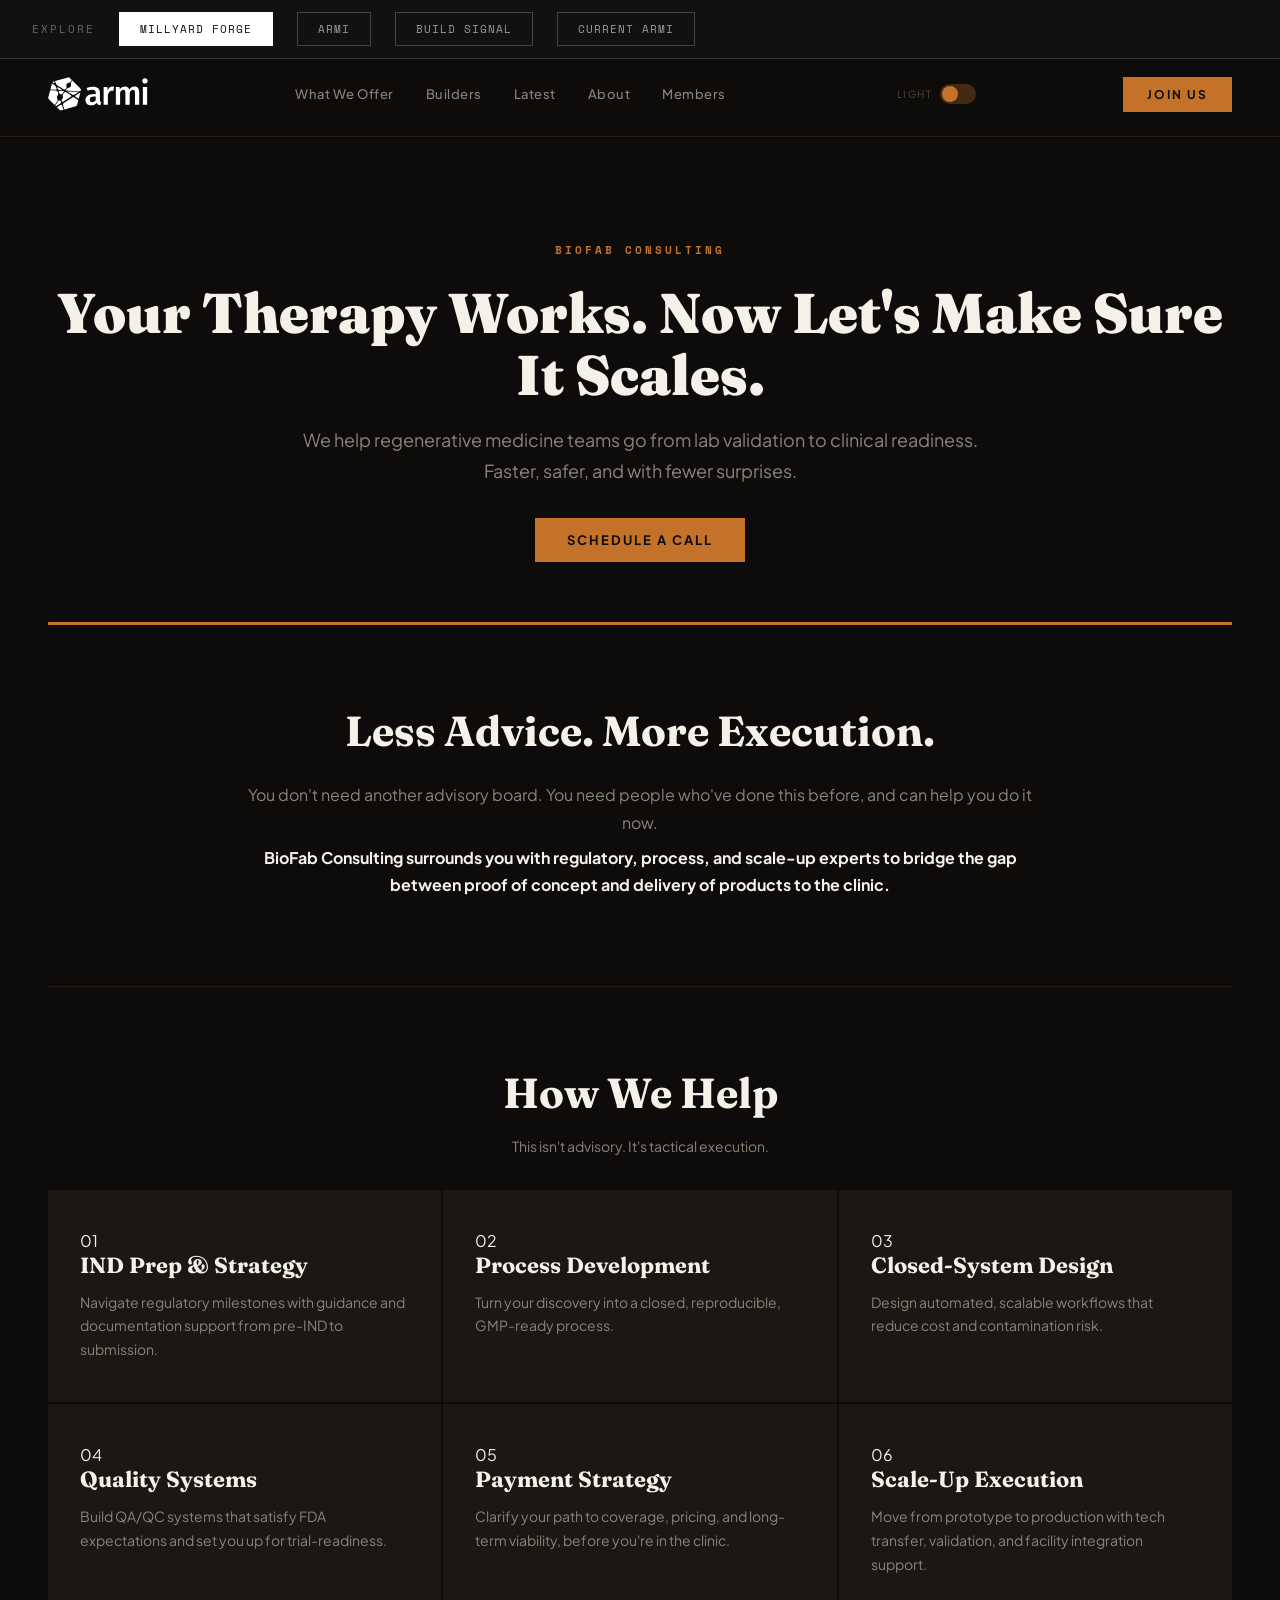
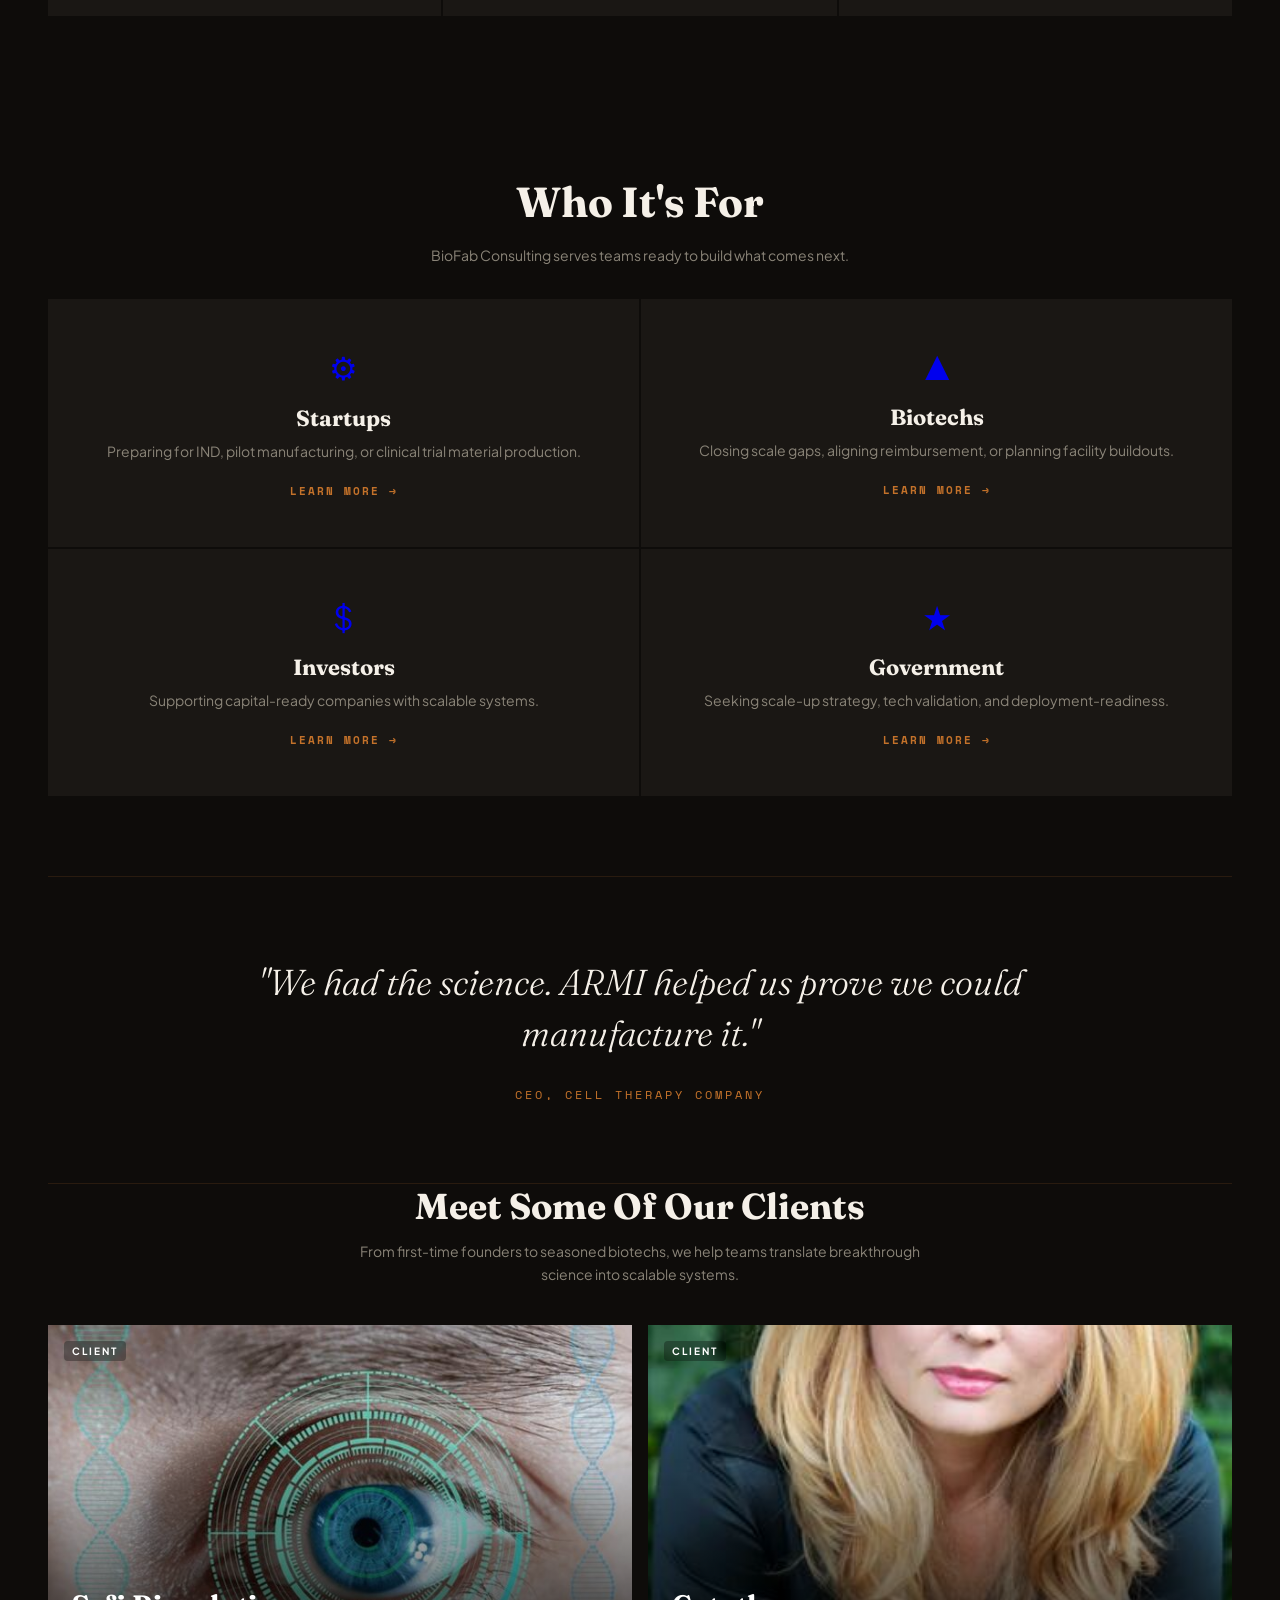
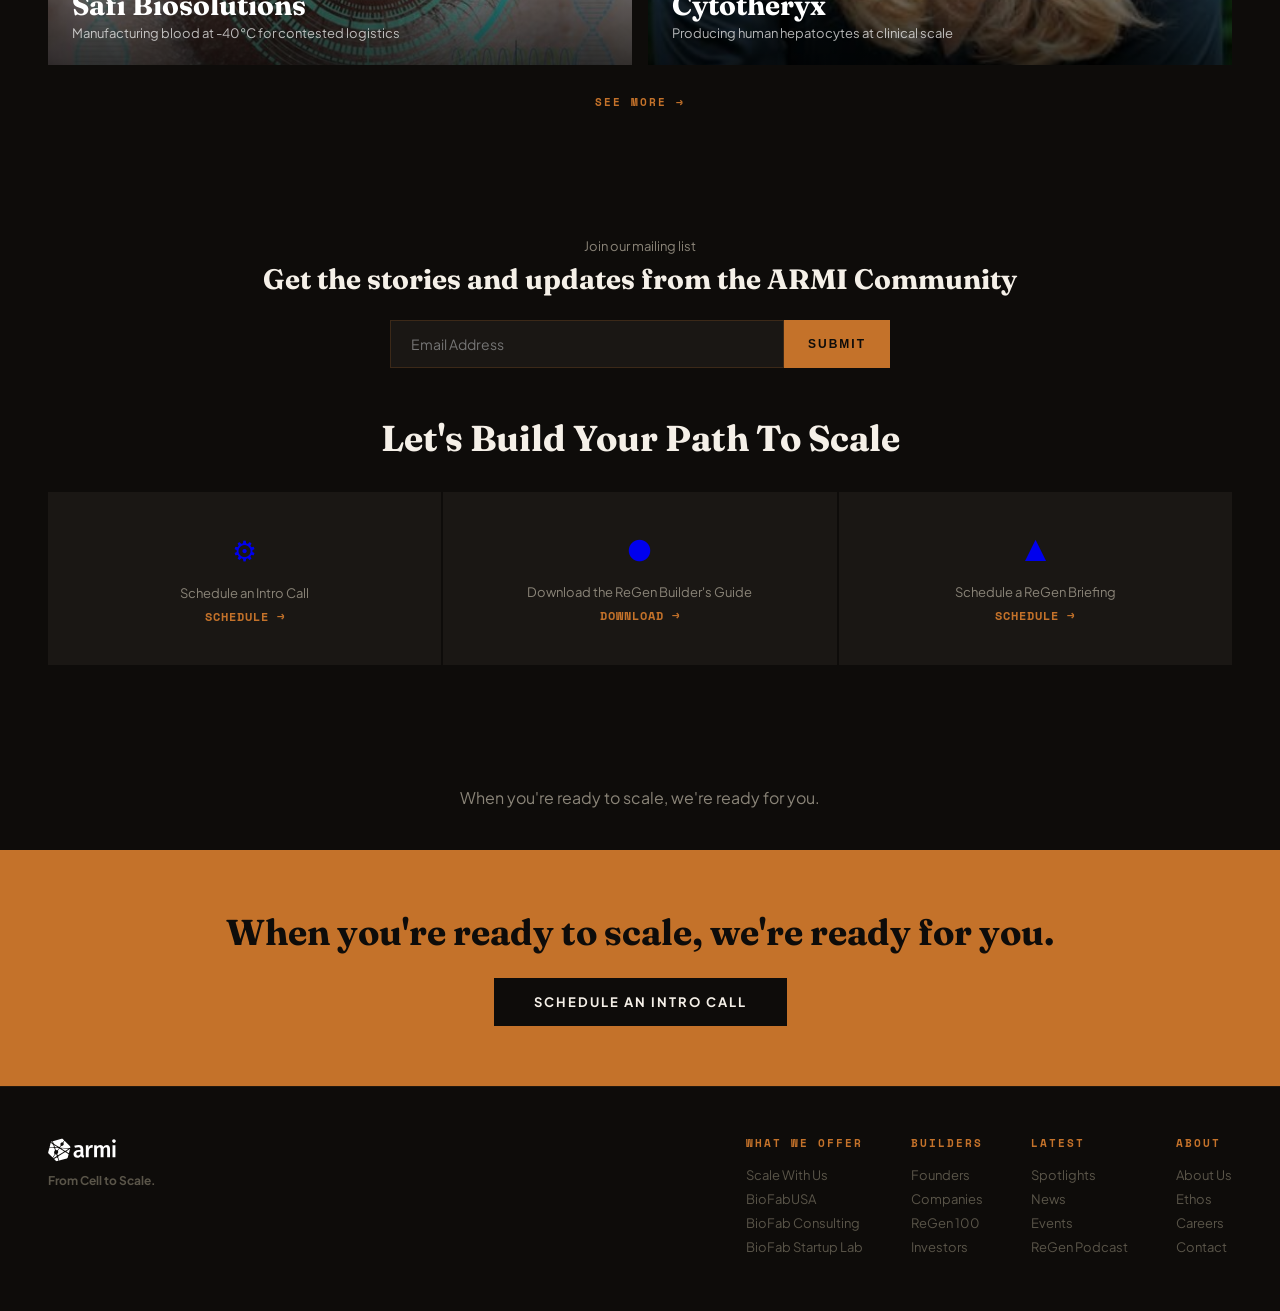
<file: biofab-consulting.html>
<!DOCTYPE html>
<html lang="en">
<head>
<meta charset="UTF-8">
<meta name="viewport" content="width=device-width, initial-scale=1.0">
<title>BioFab Consulting - ARMI</title>
<link rel="preconnect" href="https://fonts.googleapis.com">
<link href="https://fonts.googleapis.com/css2?family=DM+Sans:wght@400;500;700&family=Fraunces:ital,opsz,wght@0,9..144,300;0,9..144,500;0,9..144,700;0,9..144,900;1,9..144,400&family=Plus+Jakarta+Sans:wght@400;500;600;700&family=Space+Mono:wght@400;700&display=swap" rel="stylesheet">
<link href="https://api.fontshare.com/v2/css?f[]=clash-display@400,500,600,700&f[]=outfit@300,400,500,600,700&f[]=general-sans@400,500,600,700&f[]=satoshi@400,500,700&display=swap" rel="stylesheet">
<link rel="stylesheet" href="css/styles.css">
</head>
<body>

<!-- SWITCHER -->
<div class="switcher">
  <span class="switcher-label">Explore</span>
  <button class="switcher-btn active" onclick="show('forge')">Millyard Forge</button>
  <button class="switcher-btn" onclick="show('armi-mock')">ARMI</button>
  <button class="switcher-btn" onclick="show('signal')">Build Signal</button>
  <button class="switcher-btn" onclick="show('current-armi')">Current ARMI</button>
</div>

<!-- ============================================
     MOCKUP 1: MILLYARD FORGE
     ============================================ -->
<div class="mockup forge active" id="forge">
  <nav class="f-nav">
    <a href="index.html" class="f-logo"><img src="img/armi-logo.svg" alt="ARMI"></a>
    <div class="f-nav-links">
      <div class="nav-dropdown-wrap">
        <a href="#" class="nav-dropdown-trigger">What We Offer</a>
        <div class="nav-dropdown">
          <a href="scale-with-us.html">Scale With Us</a>
          <div class="dd-divider"></div>
          <a href="founders.html">Founders</a>
          <a href="investors.html">Investors</a>
          <a href="pharma.html">Pharma</a>
          <a href="government.html">Government</a>
          <div class="dd-divider"></div>
          <a href="biofabusa.html">BioFabUSA</a>
          <a href="biofab-consulting.html" class="dd-active">BioFab Consulting</a>
          <a href="bio-industries.html">Bio Industries</a>
          <a href="biofab.html">BioFab</a>
        </div>
      </div>
      <a href="#">Builders</a>
      <a href="#">Latest</a>
      <a href="#">About</a>
      <a href="#">Members</a>
    </div>
    <div class="mode-toggle">
      <span class="mode-toggle-label">Light</span>
      <label class="mode-toggle-switch"><input type="checkbox" onchange="toggleMode('forge',this.checked)"><div class="mode-toggle-track"></div><div class="mode-toggle-thumb"></div></label>
    </div>
    <a href="#" class="f-join">Join Us</a>
  </nav>

  <div class="page-hero">
    <div class="page-label">BioFab Consulting</div>
    <h1>Your Therapy Works. Now Let's Make Sure It Scales.</h1>
    <p class="page-sub">We help regenerative medicine teams go from lab validation to clinical readiness. Faster, safer, and with fewer surprises.</p>
    <a href="#" class="page-cta">Schedule a Call</a>
  </div>

  <hr class="f-rule-thick">

  <!-- Less Advice -->
  <div class="why-section">
    <h2>Less Advice. More Execution.</h2>
    <p>You don't need another advisory board. You need people who've done this before, and can help you do it now.</p>
    <p class="why-bold">BioFab Consulting surrounds you with regulatory, process, and scale-up experts to bridge the gap between proof of concept and delivery of products to the clinic.</p>
  </div>

  <hr class="f-rule">

  <!-- How We Help -->
  <div class="feat-grid-header">
    <h2>How We Help</h2>
    <p>This isn't advisory. It's tactical execution.</p>
  </div>
  <div class="feat-grid">
    <div class="feat-item"><div class="f-si-num">01</div><h4>IND Prep &amp; Strategy</h4><p>Navigate regulatory milestones with guidance and documentation support from pre-IND to submission.</p></div>
    <div class="feat-item"><div class="f-si-num">02</div><h4>Process Development</h4><p>Turn your discovery into a closed, reproducible, GMP-ready process.</p></div>
    <div class="feat-item"><div class="f-si-num">03</div><h4>Closed-System Design</h4><p>Design automated, scalable workflows that reduce cost and contamination risk.</p></div>
    <div class="feat-item"><div class="f-si-num">04</div><h4>Quality Systems</h4><p>Build QA/QC systems that satisfy FDA expectations and set you up for trial-readiness.</p></div>
    <div class="feat-item"><div class="f-si-num">05</div><h4>Payment Strategy</h4><p>Clarify your path to coverage, pricing, and long-term viability, before you're in the clinic.</p></div>
    <div class="feat-item"><div class="f-si-num">06</div><h4>Scale-Up Execution</h4><p>Move from prototype to production with tech transfer, validation, and facility integration support.</p></div>
  </div>

  <!-- Who It's For -->
  <div class="feat-grid-header">
    <h2>Who It's For</h2>
    <p>BioFab Consulting serves teams ready to build what comes next.</p>
  </div>
  <div class="audience-grid">
    <a href="founders.html" class="audience-card">
      <div class="aud-icon">&#9881;</div>
      <h4>Startups</h4>
      <p>Preparing for IND, pilot manufacturing, or clinical trial material production.</p>
      <span class="aud-link">Learn More &rarr;</span>
    </a>
    <a href="pharma.html" class="audience-card">
      <div class="aud-icon">&#9650;</div>
      <h4>Biotechs</h4>
      <p>Closing scale gaps, aligning reimbursement, or planning facility buildouts.</p>
      <span class="aud-link">Learn More &rarr;</span>
    </a>
    <a href="investors.html" class="audience-card">
      <div class="aud-icon">$</div>
      <h4>Investors</h4>
      <p>Supporting capital-ready companies with scalable systems.</p>
      <span class="aud-link">Learn More &rarr;</span>
    </a>
    <a href="government.html" class="audience-card">
      <div class="aud-icon">&#9733;</div>
      <h4>Government</h4>
      <p>Seeking scale-up strategy, tech validation, and deployment-readiness.</p>
      <span class="aud-link">Learn More &rarr;</span>
    </a>
  </div>

  <hr class="f-rule">

  <!-- Quote -->
  <div class="f-quote">
    <blockquote>"We had the science. ARMI helped us prove we could manufacture it."</blockquote>
    <cite>CEO, Cell Therapy Company</cite>
  </div>

  <hr class="f-rule">

  <!-- Clients -->
  <div class="spotlight-section">
    <div class="spot-header">
      <h2>Meet Some Of Our Clients</h2>
      <p>From first-time founders to seasoned biotechs, we help teams translate breakthrough science into scalable systems.</p>
    </div>
    <div class="spot-grid">
      <div class="spot-card" style="background-image:url(img/agnos.jpg)">
        <span class="spot-tag">Client</span>
        <h3>Safi Biosolutions</h3>
        <p>Manufacturing blood at -40°C for contested logistics</p>
      </div>
      <div class="spot-card" style="background-image:url(img/stella.jpg)">
        <span class="spot-tag">Client</span>
        <h3>Cytotheryx</h3>
        <p>Producing human hepatocytes at clinical scale</p>
      </div>
    </div>
    <div class="spot-see-more"><a href="#">See More &rarr;</a></div>
  </div>

  <!-- Email Signup -->
  <div class="email-signup">
    <div class="es-label">Join our mailing list</div>
    <h3>Get the stories and updates from the ARMI Community</h3>
    <form onsubmit="return false">
      <input type="email" placeholder="Email Address">
      <button type="submit">Submit</button>
    </form>
  </div>

  <!-- Action Cards -->
  <div class="action-cards">
    <div class="action-cards-header">
      <h2>Let's Build Your Path To Scale</h2>
    </div>
    <div class="action-grid">
      <a href="#" class="action-card">
        <div class="act-icon">&#9881;</div>
        <p>Schedule an Intro Call</p>
        <strong>Schedule &rarr;</strong>
      </a>
      <a href="#" class="action-card">
        <div class="act-icon">&#9679;</div>
        <p>Download the ReGen Builder's Guide</p>
        <strong>Download &rarr;</strong>
      </a>
      <a href="#" class="action-card">
        <div class="act-icon">&#9650;</div>
        <p>Schedule a ReGen Briefing</p>
        <strong>Schedule &rarr;</strong>
      </a>
    </div>
  </div>

  <div class="closing-line">When you're ready to scale, we're ready for you.</div>

  <div class="f-cta-banner">
    <h3>When you're ready to scale, we're ready for you.</h3>
    <a href="#">Schedule an Intro Call</a>
  </div>

  <div class="f-footer">
    <div class="f-footer-brand"><img src="img/armi-logo.svg" alt="ARMI"><p>From Cell to Scale.</p></div>
    <div class="f-footer-col"><h5>What We Offer</h5><a href="scale-with-us.html">Scale With Us</a><a href="biofabusa.html">BioFabUSA</a><a href="biofab-consulting.html">BioFab Consulting</a><a href="founders.html">BioFab Startup Lab</a></div>
    <div class="f-footer-col"><h5>Builders</h5><a href="founders.html">Founders</a><a href="#">Companies</a><a href="#">ReGen 100</a><a href="investors.html">Investors</a></div>
    <div class="f-footer-col"><h5>Latest</h5><a href="#">Spotlights</a><a href="#">News</a><a href="#">Events</a><a href="#">ReGen Podcast</a></div>
    <div class="f-footer-col"><h5>About</h5><a href="#">About Us</a><a href="#">Ethos</a><a href="#">Careers</a><a href="#">Contact</a></div>
  </div>
</div>

<!-- ============================================
     MOCKUP 2: ARMI
     ============================================ -->
<div class="mockup armi-m" id="armi-mock">
  <nav class="a-nav">
    <a href="index.html" class="a-logo"><img src="img/armi-logo.svg" alt="ARMI"></a>
    <div class="a-nav-links">
      <div class="nav-dropdown-wrap">
        <a href="#" class="nav-dropdown-trigger">What We Offer</a>
        <div class="nav-dropdown">
          <a href="scale-with-us.html">Scale With Us</a>
          <div class="dd-divider"></div>
          <a href="founders.html">Founders</a>
          <a href="investors.html">Investors</a>
          <a href="pharma.html">Pharma</a>
          <a href="government.html">Government</a>
          <div class="dd-divider"></div>
          <a href="biofabusa.html">BioFabUSA</a>
          <a href="biofab-consulting.html" class="dd-active">BioFab Consulting</a>
          <a href="bio-industries.html">Bio Industries</a>
          <a href="biofab.html">BioFab</a>
        </div>
      </div>
      <a href="#">Builders</a>
      <a href="#">Latest</a>
      <a href="#">About</a>
      <a href="#">Members</a>
    </div>
    <div class="mode-toggle">
      <span class="mode-toggle-label">Dark</span>
      <label class="mode-toggle-switch"><input type="checkbox" onchange="toggleMode('armi-mock',this.checked)"><div class="mode-toggle-track"></div><div class="mode-toggle-thumb"></div></label>
    </div>
    <a href="#" class="a-join">Join Us</a>
  </nav>

  <div class="page-hero">
    <div class="page-label">BioFab Consulting</div>
    <h1>Your Therapy Works. Now Let's Make Sure It Scales.</h1>
    <p class="page-sub">We help regenerative medicine teams go from lab validation to clinical readiness. Faster, safer, and with fewer surprises.</p>
    <a href="#" class="page-cta">Schedule a Call</a>
  </div>

  <div class="a-divider"><hr></div>

  <div class="why-section">
    <h2>Less Advice. More Execution.</h2>
    <p>You don't need another advisory board. You need people who've done this before, and can help you do it now.</p>
    <p class="why-bold">BioFab Consulting surrounds you with regulatory, process, and scale-up experts to bridge the gap between proof of concept and delivery of products to the clinic.</p>
  </div>

  <div class="feat-grid-header">
    <h2>How We Help</h2>
    <p>This isn't advisory. It's tactical execution.</p>
  </div>
  <div class="feat-grid">
    <div class="feat-item"><h4>IND Prep &amp; Strategy</h4><p>Navigate regulatory milestones with guidance and documentation support from pre-IND to submission.</p></div>
    <div class="feat-item"><h4>Process Development</h4><p>Turn your discovery into a closed, reproducible, GMP-ready process.</p></div>
    <div class="feat-item"><h4>Closed-System Design</h4><p>Design automated, scalable workflows that reduce cost and contamination risk.</p></div>
    <div class="feat-item"><h4>Quality Systems</h4><p>Build QA/QC systems that satisfy FDA expectations and set you up for trial-readiness.</p></div>
    <div class="feat-item"><h4>Payment Strategy</h4><p>Clarify your path to coverage, pricing, and long-term viability, before you're in the clinic.</p></div>
    <div class="feat-item"><h4>Scale-Up Execution</h4><p>Move from prototype to production with tech transfer, validation, and facility integration support.</p></div>
  </div>

  <div class="feat-grid-header">
    <h2>Who It's For</h2>
    <p>BioFab Consulting serves teams ready to build what comes next.</p>
  </div>
  <div class="audience-grid">
    <a href="founders.html" class="audience-card">
      <div class="aud-icon">&#9881;</div>
      <h4>Startups</h4>
      <p>Preparing for IND, pilot manufacturing, or clinical trial material production.</p>
      <span class="aud-link">Learn More &rarr;</span>
    </a>
    <a href="pharma.html" class="audience-card">
      <div class="aud-icon">&#9650;</div>
      <h4>Biotechs</h4>
      <p>Closing scale gaps, aligning reimbursement, or planning facility buildouts.</p>
      <span class="aud-link">Learn More &rarr;</span>
    </a>
    <a href="investors.html" class="audience-card">
      <div class="aud-icon">$</div>
      <h4>Investors</h4>
      <p>Supporting capital-ready companies with scalable systems.</p>
      <span class="aud-link">Learn More &rarr;</span>
    </a>
    <a href="government.html" class="audience-card">
      <div class="aud-icon">&#9733;</div>
      <h4>Government</h4>
      <p>Seeking scale-up strategy, tech validation, and deployment-readiness.</p>
      <span class="aud-link">Learn More &rarr;</span>
    </a>
  </div>

  <div class="a-quote">
    <blockquote>"We had the science. ARMI helped us prove we could manufacture it."</blockquote>
    <cite>CEO, Cell Therapy Company</cite>
  </div>

  <div class="spotlight-section">
    <div class="spot-header">
      <h2>Meet Some Of Our Clients</h2>
      <p>From first-time founders to seasoned biotechs, we help teams translate breakthrough science into scalable systems.</p>
    </div>
    <div class="spot-grid">
      <div class="spot-card" style="background-image:url(img/agnos.jpg)">
        <span class="spot-tag">Client</span>
        <h3>Safi Biosolutions</h3>
        <p>Manufacturing blood at -40°C for contested logistics</p>
      </div>
      <div class="spot-card" style="background-image:url(img/stella.jpg)">
        <span class="spot-tag">Client</span>
        <h3>Cytotheryx</h3>
        <p>Producing human hepatocytes at clinical scale</p>
      </div>
    </div>
    <div class="spot-see-more"><a href="#">See More &rarr;</a></div>
  </div>

  <div class="email-signup">
    <div class="es-label">Join our mailing list</div>
    <h3>Get the stories and updates from the ARMI Community</h3>
    <form onsubmit="return false">
      <input type="email" placeholder="Email Address">
      <button type="submit">Submit</button>
    </form>
  </div>

  <div class="action-cards">
    <div class="action-cards-header">
      <h2>Let's Build Your Path To Scale</h2>
    </div>
    <div class="action-grid">
      <a href="#" class="action-card">
        <div class="act-icon">&#9881;</div>
        <p>Schedule an Intro Call</p>
        <strong>Schedule &rarr;</strong>
      </a>
      <a href="#" class="action-card">
        <div class="act-icon">&#9679;</div>
        <p>Download the ReGen Builder's Guide</p>
        <strong>Download &rarr;</strong>
      </a>
      <a href="#" class="action-card">
        <div class="act-icon">&#9650;</div>
        <p>Schedule a ReGen Briefing</p>
        <strong>Schedule &rarr;</strong>
      </a>
    </div>
  </div>

  <div class="closing-line">When you're ready to scale, we're ready for you.</div>

  <div style="padding:0 48px">
    <div class="a-cta-section">
      <h3>When you're ready to scale, we're ready for you.</h3>
      <p>Every founder's path is unique. We'll help you chart yours.</p>
      <a href="#">Schedule an Intro Call</a>
    </div>
  </div>

  <div class="a-footer">
    <div class="a-footer-inner">
      <div class="a-footer-brand"><div class="a-f-logo"><img src="img/armi-logo.svg" alt="ARMI"></div><div class="a-f-tag">From Cell to Scale.</div></div>
      <div><h5>What We Offer</h5><a href="scale-with-us.html">Scale With Us</a><a href="biofabusa.html">BioFabUSA</a><a href="biofab-consulting.html">BioFab Consulting</a><a href="founders.html">BioFab Startup Lab</a></div>
      <div><h5>Builders</h5><a href="founders.html">Founders</a><a href="#">Companies</a><a href="#">ReGen 100</a><a href="investors.html">Investors</a></div>
      <div><h5>Latest</h5><a href="#">Spotlights</a><a href="#">News</a><a href="#">Events</a><a href="#">ReGen Podcast</a></div>
      <div><h5>About</h5><a href="#">About Us</a><a href="#">Ethos</a><a href="#">Careers</a><a href="#">Contact</a></div>
    </div>
    <div class="a-footer-bottom"><span>ARMI. From Cell to Scale.</span><span>Manchester, NH</span></div>
  </div>
</div>

<!-- ============================================
     MOCKUP 3: BUILD SIGNAL
     ============================================ -->
<div class="mockup signal" id="signal">
  <nav class="s-nav">
    <a href="index.html" class="s-logo"><img src="img/armi-logo.svg" alt="ARMI"></a>
    <div class="s-nav-links">
      <div class="nav-dropdown-wrap">
        <a href="#" class="nav-dropdown-trigger">What We Offer</a>
        <div class="nav-dropdown">
          <a href="scale-with-us.html">Scale With Us</a>
          <div class="dd-divider"></div>
          <a href="founders.html">Founders</a>
          <a href="investors.html">Investors</a>
          <a href="pharma.html">Pharma</a>
          <a href="government.html">Government</a>
          <div class="dd-divider"></div>
          <a href="biofabusa.html">BioFabUSA</a>
          <a href="biofab-consulting.html" class="dd-active">BioFab Consulting</a>
          <a href="bio-industries.html">Bio Industries</a>
          <a href="biofab.html">BioFab</a>
        </div>
      </div>
      <a href="#">Builders</a>
      <a href="#">Latest</a>
      <a href="#">About</a>
      <a href="#">Members</a>
    </div>
    <div class="mode-toggle">
      <span class="mode-toggle-label">Dark</span>
      <label class="mode-toggle-switch"><input type="checkbox" onchange="toggleMode('signal',this.checked)"><div class="mode-toggle-track"></div><div class="mode-toggle-thumb"></div></label>
    </div>
    <a href="#" class="s-join">Join Us</a>
  </nav>

  <div class="page-hero">
    <div class="page-label">BioFab Consulting</div>
    <h1>Your Therapy Works. Now Let's Make Sure It Scales.</h1>
    <p class="page-sub">We help regenerative medicine teams go from lab validation to clinical readiness. Faster, safer, and with fewer surprises.</p>
    <a href="#" class="page-cta">Schedule a Call</a>
  </div>

  <div class="why-section">
    <h2>Less Advice. More Execution.</h2>
    <p>You don't need another advisory board. You need people who've done this before, and can help you do it now.</p>
    <p class="why-bold">BioFab Consulting surrounds you with regulatory, process, and scale-up experts to bridge the gap between proof of concept and delivery of products to the clinic.</p>
  </div>

  <div class="feat-grid-header">
    <h2>How We Help</h2>
    <p>This isn't advisory. It's tactical execution.</p>
  </div>
  <div class="feat-grid">
    <div class="feat-item"><div class="feat-num">SYS.01</div><h4>IND Prep &amp; Strategy</h4><p>Navigate regulatory milestones with guidance and documentation support from pre-IND to submission.</p></div>
    <div class="feat-item"><div class="feat-num">SYS.02</div><h4>Process Development</h4><p>Turn your discovery into a closed, reproducible, GMP-ready process.</p></div>
    <div class="feat-item"><div class="feat-num">SYS.03</div><h4>Closed-System Design</h4><p>Design automated, scalable workflows that reduce cost and contamination risk.</p></div>
    <div class="feat-item"><div class="feat-num">SYS.04</div><h4>Quality Systems</h4><p>Build QA/QC systems that satisfy FDA expectations and set you up for trial-readiness.</p></div>
    <div class="feat-item"><div class="feat-num">SYS.05</div><h4>Payment Strategy</h4><p>Clarify your path to coverage, pricing, and long-term viability, before you're in the clinic.</p></div>
    <div class="feat-item"><div class="feat-num">SYS.06</div><h4>Scale-Up Execution</h4><p>Move from prototype to production with tech transfer, validation, and facility integration support.</p></div>
  </div>

  <div class="feat-grid-header">
    <h2>Who It's For</h2>
    <p>BioFab Consulting serves teams ready to build what comes next.</p>
  </div>
  <div class="audience-grid">
    <a href="founders.html" class="audience-card">
      <div class="aud-icon">&#9679;</div>
      <h4>Startups</h4>
      <p>Preparing for IND, pilot manufacturing, or clinical trial material production.</p>
      <span class="aud-link">Learn More &rarr;</span>
    </a>
    <a href="pharma.html" class="audience-card">
      <div class="aud-icon">&#9679;</div>
      <h4>Biotechs</h4>
      <p>Closing scale gaps, aligning reimbursement, or planning facility buildouts.</p>
      <span class="aud-link">Learn More &rarr;</span>
    </a>
    <a href="investors.html" class="audience-card">
      <div class="aud-icon">&#9679;</div>
      <h4>Investors</h4>
      <p>Supporting capital-ready companies with scalable systems.</p>
      <span class="aud-link">Learn More &rarr;</span>
    </a>
    <a href="government.html" class="audience-card">
      <div class="aud-icon">&#9679;</div>
      <h4>Government</h4>
      <p>Seeking scale-up strategy, tech validation, and deployment-readiness.</p>
      <span class="aud-link">Learn More &rarr;</span>
    </a>
  </div>

  <div class="s-quote">
    <blockquote>"We had the science. ARMI helped us prove we could manufacture it."</blockquote>
    <cite>CEO, Cell Therapy Company</cite>
  </div>

  <div class="spotlight-section">
    <div class="spot-header">
      <h2>Meet Some Of Our Clients</h2>
      <p>From first-time founders to seasoned biotechs, we help teams translate breakthrough science into scalable systems.</p>
    </div>
    <div class="spot-grid">
      <div class="spot-card" style="background-image:url(img/agnos.jpg)">
        <span class="spot-tag">Client</span>
        <h3>Safi Biosolutions</h3>
        <p>Manufacturing blood at -40°C for contested logistics</p>
      </div>
      <div class="spot-card" style="background-image:url(img/stella.jpg)">
        <span class="spot-tag">Client</span>
        <h3>Cytotheryx</h3>
        <p>Producing human hepatocytes at clinical scale</p>
      </div>
    </div>
    <div class="spot-see-more"><a href="#">See More &rarr;</a></div>
  </div>

  <div class="email-signup">
    <div class="es-label">Join our mailing list</div>
    <h3>Get the stories and updates from the ARMI Community</h3>
    <form onsubmit="return false">
      <input type="email" placeholder="Email Address">
      <button type="submit">Submit</button>
    </form>
  </div>

  <div class="action-cards">
    <div class="action-cards-header">
      <h2>Let's Build Your Path To Scale</h2>
    </div>
    <div class="action-grid">
      <a href="#" class="action-card">
        <div class="act-icon">&#9679;</div>
        <p>Schedule an Intro Call</p>
        <strong>Schedule &rarr;</strong>
      </a>
      <a href="#" class="action-card">
        <div class="act-icon">&#9679;</div>
        <p>Download the ReGen Builder's Guide</p>
        <strong>Download &rarr;</strong>
      </a>
      <a href="#" class="action-card">
        <div class="act-icon">&#9679;</div>
        <p>Schedule a ReGen Briefing</p>
        <strong>Schedule &rarr;</strong>
      </a>
    </div>
  </div>

  <div class="closing-line">When you're ready to scale, we're ready for you.</div>

  <div class="s-cta-banner">
    <h3>When you're ready to scale, we're ready for you.</h3>
    <p>Every founder's path is unique. We'll help you chart yours.</p>
    <a href="#">Schedule an Intro Call</a>
  </div>

  <div class="s-footer">
    <div class="s-footer-inner">
      <div class="s-footer-brand"><img src="img/armi-logo.svg" alt="ARMI"><p>From Cell to Scale. Manchester, NH.</p></div>
      <div><h5>What We Offer</h5><a href="scale-with-us.html">Scale With Us</a><a href="biofabusa.html">BioFabUSA</a><a href="biofab-consulting.html">BioFab Consulting</a><a href="founders.html">BioFab Startup Lab</a></div>
      <div><h5>Builders</h5><a href="founders.html">Founders</a><a href="#">Companies</a><a href="#">ReGen 100</a><a href="investors.html">Investors</a></div>
      <div><h5>Latest</h5><a href="#">Spotlights</a><a href="#">News</a><a href="#">Events</a><a href="#">ReGen Podcast</a></div>
      <div><h5>About</h5><a href="#">About Us</a><a href="#">Ethos</a><a href="#">Careers</a><a href="#">Contact</a></div>
    </div>
  </div>
</div>

<!-- ============================================
     MOCKUP 4: CURRENT ARMI
     ============================================ -->
<div class="mockup current-armi" id="current-armi">
  <nav class="ca-nav">
    <a href="index.html" class="ca-logo"><img src="img/armi-logo.svg" alt="ARMI"></a>
    <div class="ca-nav-links">
      <div class="nav-dropdown-wrap">
        <a href="#" class="nav-dropdown-trigger">What We Offer</a>
        <div class="nav-dropdown">
          <a href="scale-with-us.html">Scale With Us</a>
          <div class="dd-divider"></div>
          <a href="founders.html">Founders</a>
          <a href="investors.html">Investors</a>
          <a href="pharma.html">Pharma</a>
          <a href="government.html">Government</a>
          <div class="dd-divider"></div>
          <a href="biofabusa.html">BioFabUSA</a>
          <a href="biofab-consulting.html" class="dd-active">BioFab Consulting</a>
          <a href="bio-industries.html">Bio Industries</a>
          <a href="biofab.html">BioFab</a>
        </div>
      </div>
      <a href="#">Builders</a>
      <a href="#">Latest</a>
      <a href="#">About</a>
      <a href="#">Members</a>
    </div>
    <div class="mode-toggle">
      <span class="mode-toggle-label">Dark</span>
      <label class="mode-toggle-switch"><input type="checkbox" onchange="toggleMode('current-armi',this.checked)"><div class="mode-toggle-track"></div><div class="mode-toggle-thumb"></div></label>
    </div>
    <a href="#" class="ca-join">Join Us</a>
  </nav>

  <div class="page-hero">
    <div class="page-label">BioFab Consulting</div>
    <h1>Your Therapy Works. Now Let's Make Sure It Scales.</h1>
    <p class="page-sub">We help regenerative medicine teams go from lab validation to clinical readiness. Faster, safer, and with fewer surprises.</p>
    <a href="#" class="page-cta">Schedule a Call</a>
  </div>

  <hr class="ca-rule">

  <!-- Less Advice -->
  <div class="why-section">
    <h2>Less Advice. More Execution.</h2>
    <p>You don't need another advisory board. You need people who've done this before, and can help you do it now.</p>
    <p class="why-bold">BioFab Consulting surrounds you with regulatory, process, and scale-up experts to bridge the gap between proof of concept and delivery of products to the clinic.</p>
  </div>

  <hr class="ca-rule">

  <!-- How We Help -->
  <div class="feat-grid-header">
    <h2>How We Help</h2>
    <p>This isn't advisory. It's tactical execution.</p>
  </div>
  <div class="feat-grid">
    <div class="feat-item"><div class="ca-si-num">01</div><h4>IND Prep &amp; Strategy</h4><p>Navigate regulatory milestones with guidance and documentation support from pre-IND to submission.</p></div>
    <div class="feat-item"><div class="ca-si-num">02</div><h4>Process Development</h4><p>Turn your discovery into a closed, reproducible, GMP-ready process.</p></div>
    <div class="feat-item"><div class="ca-si-num">03</div><h4>Closed-System Design</h4><p>Design automated, scalable workflows that reduce cost and contamination risk.</p></div>
    <div class="feat-item"><div class="ca-si-num">04</div><h4>Quality Systems</h4><p>Build QA/QC systems that satisfy FDA expectations and set you up for trial-readiness.</p></div>
    <div class="feat-item"><div class="ca-si-num">05</div><h4>Payment Strategy</h4><p>Clarify your path to coverage, pricing, and long-term viability, before you're in the clinic.</p></div>
    <div class="feat-item"><div class="ca-si-num">06</div><h4>Scale-Up Execution</h4><p>Move from prototype to production with tech transfer, validation, and facility integration support.</p></div>
  </div>

  <!-- Who It's For -->
  <div class="feat-grid-header">
    <h2>Who It's For</h2>
    <p>BioFab Consulting serves teams ready to build what comes next.</p>
  </div>
  <div class="audience-grid">
    <a href="founders.html" class="audience-card">
      <div class="aud-icon">&#9881;</div>
      <h4>Startups</h4>
      <p>Preparing for IND, pilot manufacturing, or clinical trial material production.</p>
      <span class="aud-link">Learn More &rarr;</span>
    </a>
    <a href="pharma.html" class="audience-card">
      <div class="aud-icon">&#9650;</div>
      <h4>Biotechs</h4>
      <p>Closing scale gaps, aligning reimbursement, or planning facility buildouts.</p>
      <span class="aud-link">Learn More &rarr;</span>
    </a>
    <a href="investors.html" class="audience-card">
      <div class="aud-icon">$</div>
      <h4>Investors</h4>
      <p>Supporting capital-ready companies with scalable systems.</p>
      <span class="aud-link">Learn More &rarr;</span>
    </a>
    <a href="government.html" class="audience-card">
      <div class="aud-icon">&#9733;</div>
      <h4>Government</h4>
      <p>Seeking scale-up strategy, tech validation, and deployment-readiness.</p>
      <span class="aud-link">Learn More &rarr;</span>
    </a>
  </div>

  <hr class="ca-rule">

  <!-- Quote -->
  <div class="ca-quote">
    <blockquote>"We had the science. ARMI helped us prove we could manufacture it."</blockquote>
    <cite>CEO, Cell Therapy Company</cite>
  </div>

  <hr class="ca-rule">

  <!-- Clients -->
  <div class="spotlight-section">
    <div class="spot-header">
      <h2>Meet Some Of Our Clients</h2>
      <p>From first-time founders to seasoned biotechs, we help teams translate breakthrough science into scalable systems.</p>
    </div>
    <div class="spot-grid">
      <div class="spot-card" style="background-image:url(img/agnos.jpg)">
        <span class="spot-tag">Client</span>
        <h3>Safi Biosolutions</h3>
        <p>Manufacturing blood at -40°C for contested logistics</p>
      </div>
      <div class="spot-card" style="background-image:url(img/stella.jpg)">
        <span class="spot-tag">Client</span>
        <h3>Cytotheryx</h3>
        <p>Producing human hepatocytes at clinical scale</p>
      </div>
    </div>
    <div class="spot-see-more"><a href="#">See More &rarr;</a></div>
  </div>

  <!-- Email Signup -->
  <div class="email-signup">
    <div class="es-label">Join our mailing list</div>
    <h3>Get the stories and updates from the ARMI Community</h3>
    <form onsubmit="return false">
      <input type="email" placeholder="Email Address">
      <button type="submit">Submit</button>
    </form>
  </div>

  <!-- Action Cards -->
  <div class="action-cards">
    <div class="action-cards-header">
      <h2>Let's Build Your Path To Scale</h2>
    </div>
    <div class="action-grid">
      <a href="#" class="action-card">
        <div class="act-icon">&#9881;</div>
        <p>Schedule an Intro Call</p>
        <strong>Schedule &rarr;</strong>
      </a>
      <a href="#" class="action-card">
        <div class="act-icon">&#9679;</div>
        <p>Download the ReGen Builder's Guide</p>
        <strong>Download &rarr;</strong>
      </a>
      <a href="#" class="action-card">
        <div class="act-icon">&#9650;</div>
        <p>Schedule a ReGen Briefing</p>
        <strong>Schedule &rarr;</strong>
      </a>
    </div>
  </div>

  <div class="closing-line">When you're ready to scale, we're ready for you.</div>

  <div class="ca-cta-banner">
    <h3>When you're ready to scale, we're ready for you.</h3>
    <a href="#">Schedule an Intro Call</a>
  </div>

  <div class="ca-footer">
    <div class="ca-footer-inner">
      <div class="ca-footer-brand"><img src="img/armi-logo.svg" alt="ARMI"><p>From Cell to Scale.</p></div>
      <div class="ca-footer-col"><h5>What We Offer</h5><a href="scale-with-us.html">Scale With Us</a><a href="biofabusa.html">BioFabUSA</a><a href="biofab-consulting.html">BioFab Consulting</a><a href="founders.html">BioFab Startup Lab</a></div>
      <div class="ca-footer-col"><h5>Builders</h5><a href="founders.html">Founders</a><a href="#">Companies</a><a href="#">ReGen 100</a><a href="investors.html">Investors</a></div>
      <div class="ca-footer-col"><h5>Latest</h5><a href="#">Spotlights</a><a href="#">News</a><a href="#">Events</a><a href="#">ReGen Podcast</a></div>
      <div class="ca-footer-col"><h5>About</h5><a href="#">About Us</a><a href="#">Ethos</a><a href="#">Careers</a><a href="#">Contact</a></div>
    </div>
  </div>
</div>

<script src="js/main.js"></script>
</body>
</html>
</file>
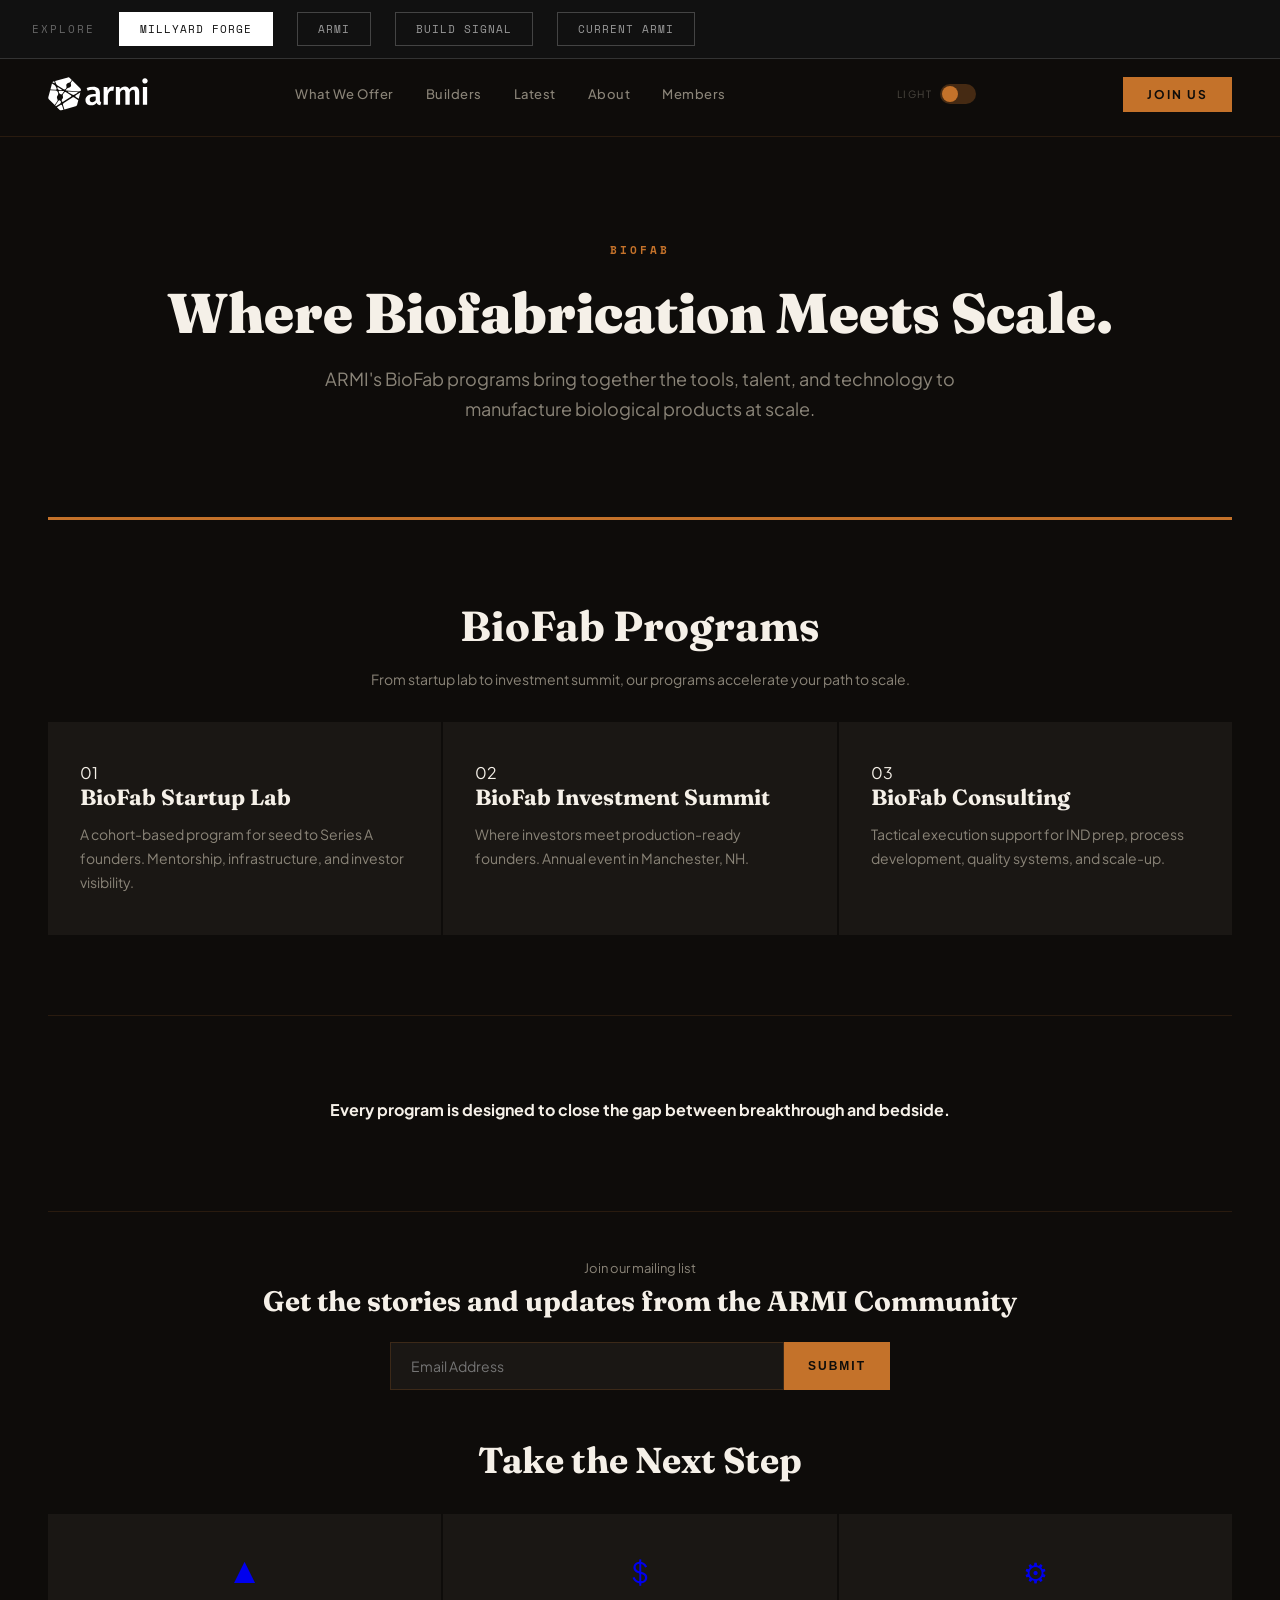
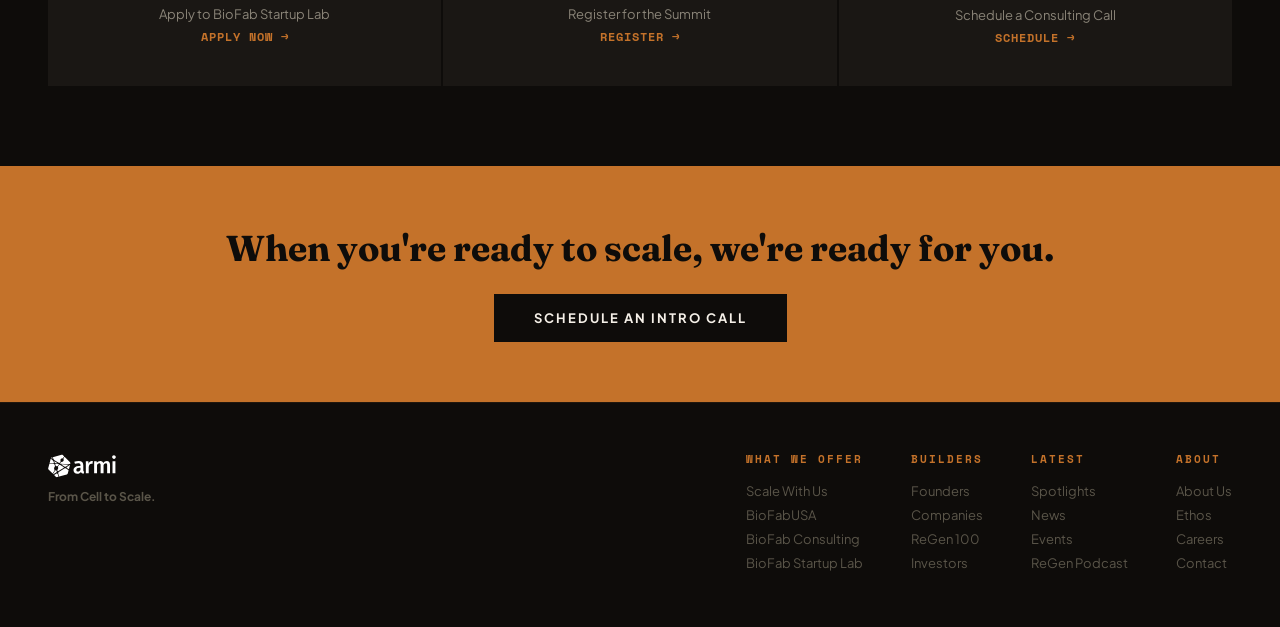
<file: biofab.html>
<!DOCTYPE html>
<html lang="en">
<head>
<meta charset="UTF-8">
<meta name="viewport" content="width=device-width, initial-scale=1.0">
<title>BioFab - ARMI</title>
<link rel="preconnect" href="https://fonts.googleapis.com">
<link href="https://fonts.googleapis.com/css2?family=DM+Sans:wght@400;500;700&family=Fraunces:ital,opsz,wght@0,9..144,300;0,9..144,500;0,9..144,700;0,9..144,900;1,9..144,400&family=Plus+Jakarta+Sans:wght@400;500;600;700&family=Space+Mono:wght@400;700&display=swap" rel="stylesheet">
<link href="https://api.fontshare.com/v2/css?f[]=clash-display@400,500,600,700&f[]=outfit@300,400,500,600,700&f[]=general-sans@400,500,600,700&f[]=satoshi@400,500,700&display=swap" rel="stylesheet">
<link rel="stylesheet" href="css/styles.css">
</head>
<body>

<!-- SWITCHER -->
<div class="switcher">
  <span class="switcher-label">Explore</span>
  <button class="switcher-btn active" onclick="show('forge')">Millyard Forge</button>
  <button class="switcher-btn" onclick="show('armi-mock')">ARMI</button>
  <button class="switcher-btn" onclick="show('signal')">Build Signal</button>
  <button class="switcher-btn" onclick="show('current-armi')">Current ARMI</button>
</div>

<!-- ============================================
     MOCKUP 1: MILLYARD FORGE
     ============================================ -->
<div class="mockup forge active" id="forge">
  <nav class="f-nav">
    <a href="index.html" class="f-logo"><img src="img/armi-logo.svg" alt="ARMI"></a>
    <div class="f-nav-links">
      <div class="nav-dropdown-wrap">
        <a href="#" class="nav-dropdown-trigger">What We Offer</a>
        <div class="nav-dropdown">
          <a href="scale-with-us.html">Scale With Us</a>
          <div class="dd-divider"></div>
          <a href="founders.html">Founders</a>
          <a href="investors.html">Investors</a>
          <a href="pharma.html">Pharma</a>
          <a href="government.html">Government</a>
          <div class="dd-divider"></div>
          <a href="biofabusa.html">BioFabUSA</a>
          <a href="biofab-consulting.html">BioFab Consulting</a>
          <a href="bio-industries.html">Bio Industries</a>
          <a href="biofab.html" class="dd-active">BioFab</a>
        </div>
      </div>
      <a href="#">Builders</a>
      <a href="#">Latest</a>
      <a href="#">About</a>
      <a href="#">Members</a>
    </div>
    <div class="mode-toggle">
      <span class="mode-toggle-label">Light</span>
      <label class="mode-toggle-switch"><input type="checkbox" onchange="toggleMode('forge',this.checked)"><div class="mode-toggle-track"></div><div class="mode-toggle-thumb"></div></label>
    </div>
    <a href="#" class="f-join">Join Us</a>
  </nav>

  <!-- Hero -->
  <div class="page-hero">
    <div class="page-label">BioFab</div>
    <h1>Where Biofabrication Meets Scale.</h1>
    <p class="page-sub">ARMI's BioFab programs bring together the tools, talent, and technology to manufacture biological products at scale.</p>
  </div>

  <hr class="f-rule-thick">

  <!-- Feature Grid: BioFab Programs -->
  <div class="feat-grid-header">
    <h2>BioFab Programs</h2>
    <p>From startup lab to investment summit, our programs accelerate your path to scale.</p>
  </div>
  <div class="feat-grid">
    <div class="feat-item"><div class="f-si-num">01</div><h4>BioFab Startup Lab</h4><p>A cohort-based program for seed to Series A founders. Mentorship, infrastructure, and investor visibility.</p></div>
    <div class="feat-item"><div class="f-si-num">02</div><h4>BioFab Investment Summit</h4><p>Where investors meet production-ready founders. Annual event in Manchester, NH.</p></div>
    <div class="feat-item"><div class="f-si-num">03</div><h4>BioFab Consulting</h4><p>Tactical execution support for IND prep, process development, quality systems, and scale-up.</p></div>
  </div>

  <hr class="f-rule">

  <!-- Why Section -->
  <div class="why-section">
    <p class="why-bold">Every program is designed to close the gap between breakthrough and bedside.</p>
  </div>

  <hr class="f-rule">

  <!-- Email Signup -->
  <div class="email-signup">
    <div class="es-label">Join our mailing list</div>
    <h3>Get the stories and updates from the ARMI Community</h3>
    <form onsubmit="return false">
      <input type="email" placeholder="Email Address">
      <button type="submit">Submit</button>
    </form>
  </div>

  <!-- Action Cards -->
  <div class="action-cards">
    <div class="action-cards-header">
      <h2>Take the Next Step</h2>
    </div>
    <div class="action-grid">
      <a href="#" class="action-card">
        <div class="act-icon">&#9650;</div>
        <p>Apply to BioFab Startup Lab</p>
        <strong>Apply Now &rarr;</strong>
      </a>
      <a href="#" class="action-card">
        <div class="act-icon">$</div>
        <p>Register for the Summit</p>
        <strong>Register &rarr;</strong>
      </a>
      <a href="#" class="action-card">
        <div class="act-icon">&#9881;</div>
        <p>Schedule a Consulting Call</p>
        <strong>Schedule &rarr;</strong>
      </a>
    </div>
  </div>

  <!-- CTA Banner -->
  <div class="f-cta-banner">
    <h3>When you're ready to scale, we're ready for you.</h3>
    <a href="#">Schedule an Intro Call</a>
  </div>

  <!-- Footer -->
  <div class="f-footer">
    <div class="f-footer-brand"><img src="img/armi-logo.svg" alt="ARMI"><p>From Cell to Scale.</p></div>
    <div class="f-footer-col"><h5>What We Offer</h5><a href="scale-with-us.html">Scale With Us</a><a href="biofabusa.html">BioFabUSA</a><a href="biofab-consulting.html">BioFab Consulting</a><a href="founders.html">BioFab Startup Lab</a></div>
    <div class="f-footer-col"><h5>Builders</h5><a href="founders.html">Founders</a><a href="#">Companies</a><a href="#">ReGen 100</a><a href="investors.html">Investors</a></div>
    <div class="f-footer-col"><h5>Latest</h5><a href="#">Spotlights</a><a href="#">News</a><a href="#">Events</a><a href="#">ReGen Podcast</a></div>
    <div class="f-footer-col"><h5>About</h5><a href="#">About Us</a><a href="#">Ethos</a><a href="#">Careers</a><a href="#">Contact</a></div>
  </div>
</div>

<!-- ============================================
     MOCKUP 2: ARMI
     ============================================ -->
<div class="mockup armi-m" id="armi-mock">
  <nav class="a-nav">
    <a href="index.html" class="a-logo"><img src="img/armi-logo.svg" alt="ARMI"></a>
    <div class="a-nav-links">
      <div class="nav-dropdown-wrap">
        <a href="#" class="nav-dropdown-trigger">What We Offer</a>
        <div class="nav-dropdown">
          <a href="scale-with-us.html">Scale With Us</a>
          <div class="dd-divider"></div>
          <a href="founders.html">Founders</a>
          <a href="investors.html">Investors</a>
          <a href="pharma.html">Pharma</a>
          <a href="government.html">Government</a>
          <div class="dd-divider"></div>
          <a href="biofabusa.html">BioFabUSA</a>
          <a href="biofab-consulting.html">BioFab Consulting</a>
          <a href="bio-industries.html">Bio Industries</a>
          <a href="biofab.html" class="dd-active">BioFab</a>
        </div>
      </div>
      <a href="#">Builders</a>
      <a href="#">Latest</a>
      <a href="#">About</a>
      <a href="#">Members</a>
    </div>
    <div class="mode-toggle">
      <span class="mode-toggle-label">Dark</span>
      <label class="mode-toggle-switch"><input type="checkbox" onchange="toggleMode('armi-mock',this.checked)"><div class="mode-toggle-track"></div><div class="mode-toggle-thumb"></div></label>
    </div>
    <a href="#" class="a-join">Join Us</a>
  </nav>

  <!-- Hero -->
  <div class="page-hero">
    <div class="page-label">BioFab</div>
    <h1>Where Biofabrication Meets Scale.</h1>
    <p class="page-sub">ARMI's BioFab programs bring together the tools, talent, and technology to manufacture biological products at scale.</p>
  </div>

  <div class="a-divider"><hr></div>

  <!-- Feature Grid: BioFab Programs -->
  <div class="feat-grid-header">
    <h2>BioFab Programs</h2>
    <p>From startup lab to investment summit, our programs accelerate your path to scale.</p>
  </div>
  <div class="feat-grid">
    <div class="feat-item">
      <h4>BioFab Startup Lab</h4>
      <p>A cohort-based program for seed to Series A founders. Mentorship, infrastructure, and investor visibility.</p>
    </div>
    <div class="feat-item">
      <h4>BioFab Investment Summit</h4>
      <p>Where investors meet production-ready founders. Annual event in Manchester, NH.</p>
    </div>
    <div class="feat-item">
      <h4>BioFab Consulting</h4>
      <p>Tactical execution support for IND prep, process development, quality systems, and scale-up.</p>
    </div>
  </div>

  <div class="a-divider"><hr></div>

  <!-- Why Section -->
  <div class="why-section">
    <p class="why-bold">Every program is designed to close the gap between breakthrough and bedside.</p>
  </div>

  <!-- Email Signup -->
  <div class="email-signup">
    <div class="es-label">Join our mailing list</div>
    <h3>Get the stories and updates from the ARMI Community</h3>
    <form onsubmit="return false">
      <input type="email" placeholder="Email Address">
      <button type="submit">Submit</button>
    </form>
  </div>

  <!-- Action Cards -->
  <div class="action-cards">
    <div class="action-cards-header">
      <h2>Take the Next Step</h2>
    </div>
    <div class="action-grid">
      <a href="#" class="action-card">
        <div class="act-icon">&#9650;</div>
        <p>Apply to BioFab Startup Lab</p>
        <strong>Apply Now &rarr;</strong>
      </a>
      <a href="#" class="action-card">
        <div class="act-icon">$</div>
        <p>Register for the Summit</p>
        <strong>Register &rarr;</strong>
      </a>
      <a href="#" class="action-card">
        <div class="act-icon">&#9881;</div>
        <p>Schedule a Consulting Call</p>
        <strong>Schedule &rarr;</strong>
      </a>
    </div>
  </div>

  <!-- CTA -->
  <div style="padding:0 48px">
    <div class="a-cta-section">
      <h3>When you're ready to scale, we're ready for you.</h3>
      <p>Every founder's path is unique. We'll help you chart yours.</p>
      <a href="#">Schedule an Intro Call</a>
    </div>
  </div>

  <!-- Footer -->
  <div class="a-footer">
    <div class="a-footer-inner">
      <div class="a-footer-brand"><div class="a-f-logo"><img src="img/armi-logo.svg" alt="ARMI"></div><div class="a-f-tag">From Cell to Scale.</div></div>
      <div><h5>What We Offer</h5><a href="scale-with-us.html">Scale With Us</a><a href="biofabusa.html">BioFabUSA</a><a href="biofab-consulting.html">BioFab Consulting</a><a href="founders.html">BioFab Startup Lab</a></div>
      <div><h5>Builders</h5><a href="founders.html">Founders</a><a href="#">Companies</a><a href="#">ReGen 100</a><a href="investors.html">Investors</a></div>
      <div><h5>Latest</h5><a href="#">Spotlights</a><a href="#">News</a><a href="#">Events</a><a href="#">ReGen Podcast</a></div>
      <div><h5>About</h5><a href="#">About Us</a><a href="#">Ethos</a><a href="#">Careers</a><a href="#">Contact</a></div>
    </div>
    <div class="a-footer-bottom"><span>ARMI. From Cell to Scale.</span><span>Manchester, NH</span></div>
  </div>
</div>

<!-- ============================================
     MOCKUP 3: BUILD SIGNAL
     ============================================ -->
<div class="mockup signal" id="signal">
  <nav class="s-nav">
    <a href="index.html" class="s-logo"><img src="img/armi-logo.svg" alt="ARMI"></a>
    <div class="s-nav-links">
      <div class="nav-dropdown-wrap">
        <a href="#" class="nav-dropdown-trigger">What We Offer</a>
        <div class="nav-dropdown">
          <a href="scale-with-us.html">Scale With Us</a>
          <div class="dd-divider"></div>
          <a href="founders.html">Founders</a>
          <a href="investors.html">Investors</a>
          <a href="pharma.html">Pharma</a>
          <a href="government.html">Government</a>
          <div class="dd-divider"></div>
          <a href="biofabusa.html">BioFabUSA</a>
          <a href="biofab-consulting.html">BioFab Consulting</a>
          <a href="bio-industries.html">Bio Industries</a>
          <a href="biofab.html" class="dd-active">BioFab</a>
        </div>
      </div>
      <a href="#">Builders</a>
      <a href="#">Latest</a>
      <a href="#">About</a>
      <a href="#">Members</a>
    </div>
    <div class="mode-toggle">
      <span class="mode-toggle-label">Dark</span>
      <label class="mode-toggle-switch"><input type="checkbox" onchange="toggleMode('signal',this.checked)"><div class="mode-toggle-track"></div><div class="mode-toggle-thumb"></div></label>
    </div>
    <a href="#" class="s-join">Join Us</a>
  </nav>

  <!-- Hero -->
  <div class="page-hero">
    <div class="page-label">BioFab</div>
    <h1>Where Biofabrication Meets Scale.</h1>
    <p class="page-sub">ARMI's BioFab programs bring together the tools, talent, and technology to manufacture biological products at scale.</p>
  </div>

  <!-- Feature Grid: BioFab Programs -->
  <div class="feat-grid-header">
    <h2>BioFab Programs</h2>
    <span class="s-tag">Programs &amp; Pathways</span>
  </div>
  <div class="feat-grid">
    <div class="feat-item">
      <div class="feat-num">SYS.01</div>
      <h4>BioFab Startup Lab</h4>
      <p>A cohort-based program for seed to Series A founders. Mentorship, infrastructure, and investor visibility.</p>
    </div>
    <div class="feat-item">
      <div class="feat-num">SYS.02</div>
      <h4>BioFab Investment Summit</h4>
      <p>Where investors meet production-ready founders. Annual event in Manchester, NH.</p>
    </div>
    <div class="feat-item">
      <div class="feat-num">SYS.03</div>
      <h4>BioFab Consulting</h4>
      <p>Tactical execution support for IND prep, process development, quality systems, and scale-up.</p>
    </div>
  </div>

  <!-- Why Section -->
  <div class="why-section">
    <p class="why-bold">Every program is designed to close the gap between breakthrough and bedside.</p>
  </div>

  <!-- Email Signup -->
  <div class="email-signup">
    <div class="es-label">Join our mailing list</div>
    <h3>Get the stories and updates from the ARMI Community</h3>
    <form onsubmit="return false">
      <input type="email" placeholder="Email Address">
      <button type="submit">Submit</button>
    </form>
  </div>

  <!-- Action Cards -->
  <div class="action-cards">
    <div class="action-cards-header">
      <h2>Take the Next Step</h2>
    </div>
    <div class="action-grid">
      <a href="#" class="action-card">
        <div class="act-icon">&#9679;</div>
        <p>Apply to BioFab Startup Lab</p>
        <strong>Apply Now &rarr;</strong>
      </a>
      <a href="#" class="action-card">
        <div class="act-icon">&#9679;</div>
        <p>Register for the Summit</p>
        <strong>Register &rarr;</strong>
      </a>
      <a href="#" class="action-card">
        <div class="act-icon">&#9679;</div>
        <p>Schedule a Consulting Call</p>
        <strong>Schedule &rarr;</strong>
      </a>
    </div>
  </div>

  <!-- CTA Banner -->
  <div class="s-cta-banner">
    <h3>When you're ready to scale, we're ready for you.</h3>
    <p>Every founder's path is unique. We'll help you chart yours.</p>
    <a href="#">Schedule an Intro Call</a>
  </div>

  <!-- Footer -->
  <div class="s-footer">
    <div class="s-footer-inner">
      <div class="s-footer-brand"><img src="img/armi-logo.svg" alt="ARMI"><p>From Cell to Scale. Manchester, NH.</p></div>
      <div><h5>What We Offer</h5><a href="scale-with-us.html">Scale With Us</a><a href="biofabusa.html">BioFabUSA</a><a href="biofab-consulting.html">BioFab Consulting</a><a href="founders.html">BioFab Startup Lab</a></div>
      <div><h5>Builders</h5><a href="founders.html">Founders</a><a href="#">Companies</a><a href="#">ReGen 100</a><a href="investors.html">Investors</a></div>
      <div><h5>Latest</h5><a href="#">Spotlights</a><a href="#">News</a><a href="#">Events</a><a href="#">ReGen Podcast</a></div>
      <div><h5>About</h5><a href="#">About Us</a><a href="#">Ethos</a><a href="#">Careers</a><a href="#">Contact</a></div>
    </div>
  </div>
</div>

<!-- ============================================
     MOCKUP 4: CURRENT ARMI
     ============================================ -->
<div class="mockup current-armi" id="current-armi">
  <nav class="ca-nav">
    <a href="index.html" class="ca-logo"><img src="img/armi-logo.svg" alt="ARMI"></a>
    <div class="ca-nav-links">
      <div class="nav-dropdown-wrap">
        <a href="#" class="nav-dropdown-trigger">What We Offer</a>
        <div class="nav-dropdown">
          <a href="scale-with-us.html">Scale With Us</a>
          <div class="dd-divider"></div>
          <a href="founders.html">Founders</a>
          <a href="investors.html">Investors</a>
          <a href="pharma.html">Pharma</a>
          <a href="government.html">Government</a>
          <div class="dd-divider"></div>
          <a href="biofabusa.html">BioFabUSA</a>
          <a href="biofab-consulting.html">BioFab Consulting</a>
          <a href="bio-industries.html">Bio Industries</a>
          <a href="biofab.html" class="dd-active">BioFab</a>
        </div>
      </div>
      <a href="#">Builders</a>
      <a href="#">Latest</a>
      <a href="#">About</a>
      <a href="#">Members</a>
    </div>
    <div class="mode-toggle">
      <span class="mode-toggle-label">Dark</span>
      <label class="mode-toggle-switch"><input type="checkbox" onchange="toggleMode('current-armi',this.checked)"><div class="mode-toggle-track"></div><div class="mode-toggle-thumb"></div></label>
    </div>
    <a href="#" class="ca-join">Join Us</a>
  </nav>

  <!-- Hero -->
  <div class="page-hero">
    <div class="page-label">BioFab</div>
    <h1>Where Biofabrication Meets Scale.</h1>
    <p class="page-sub">ARMI's BioFab programs bring together the tools, talent, and technology to manufacture biological products at scale.</p>
  </div>

  <hr class="ca-rule">

  <!-- Feature Grid: BioFab Programs -->
  <div class="feat-grid-header">
    <h2>BioFab Programs</h2>
    <p>From startup lab to investment summit, our programs accelerate your path to scale.</p>
  </div>
  <div class="feat-grid">
    <div class="feat-item"><div class="ca-si-num">01</div><h4>BioFab Startup Lab</h4><p>A cohort-based program for seed to Series A founders. Mentorship, infrastructure, and investor visibility.</p></div>
    <div class="feat-item"><div class="ca-si-num">02</div><h4>BioFab Investment Summit</h4><p>Where investors meet production-ready founders. Annual event in Manchester, NH.</p></div>
    <div class="feat-item"><div class="ca-si-num">03</div><h4>BioFab Consulting</h4><p>Tactical execution support for IND prep, process development, quality systems, and scale-up.</p></div>
  </div>

  <hr class="ca-rule">

  <!-- Why Section -->
  <div class="why-section">
    <p class="why-bold">Every program is designed to close the gap between breakthrough and bedside.</p>
  </div>

  <hr class="ca-rule">

  <!-- Email Signup -->
  <div class="email-signup">
    <div class="es-label">Join our mailing list</div>
    <h3>Get the stories and updates from the ARMI Community</h3>
    <form onsubmit="return false">
      <input type="email" placeholder="Email Address">
      <button type="submit">Submit</button>
    </form>
  </div>

  <!-- Action Cards -->
  <div class="action-cards">
    <div class="action-cards-header">
      <h2>Take the Next Step</h2>
    </div>
    <div class="action-grid">
      <a href="#" class="action-card">
        <div class="act-icon">&#9650;</div>
        <p>Apply to BioFab Startup Lab</p>
        <strong>Apply Now &rarr;</strong>
      </a>
      <a href="#" class="action-card">
        <div class="act-icon">$</div>
        <p>Register for the Summit</p>
        <strong>Register &rarr;</strong>
      </a>
      <a href="#" class="action-card">
        <div class="act-icon">&#9881;</div>
        <p>Schedule a Consulting Call</p>
        <strong>Schedule &rarr;</strong>
      </a>
    </div>
  </div>

  <!-- CTA Banner -->
  <div class="ca-cta-banner">
    <h3>When you're ready to scale, we're ready for you.</h3>
    <a href="#">Schedule an Intro Call</a>
  </div>

  <!-- Footer -->
  <div class="ca-footer">
    <div class="ca-footer-inner">
      <div class="ca-footer-brand"><img src="img/armi-logo.svg" alt="ARMI"><p>From Cell to Scale.</p></div>
      <div class="ca-footer-col"><h5>What We Offer</h5><a href="scale-with-us.html">Scale With Us</a><a href="biofabusa.html">BioFabUSA</a><a href="biofab-consulting.html">BioFab Consulting</a><a href="founders.html">BioFab Startup Lab</a></div>
      <div class="ca-footer-col"><h5>Builders</h5><a href="founders.html">Founders</a><a href="#">Companies</a><a href="#">ReGen 100</a><a href="investors.html">Investors</a></div>
      <div class="ca-footer-col"><h5>Latest</h5><a href="#">Spotlights</a><a href="#">News</a><a href="#">Events</a><a href="#">ReGen Podcast</a></div>
      <div class="ca-footer-col"><h5>About</h5><a href="#">About Us</a><a href="#">Ethos</a><a href="#">Careers</a><a href="#">Contact</a></div>
    </div>
  </div>
</div>

<script src="js/main.js"></script>
</body>
</html>
</file>
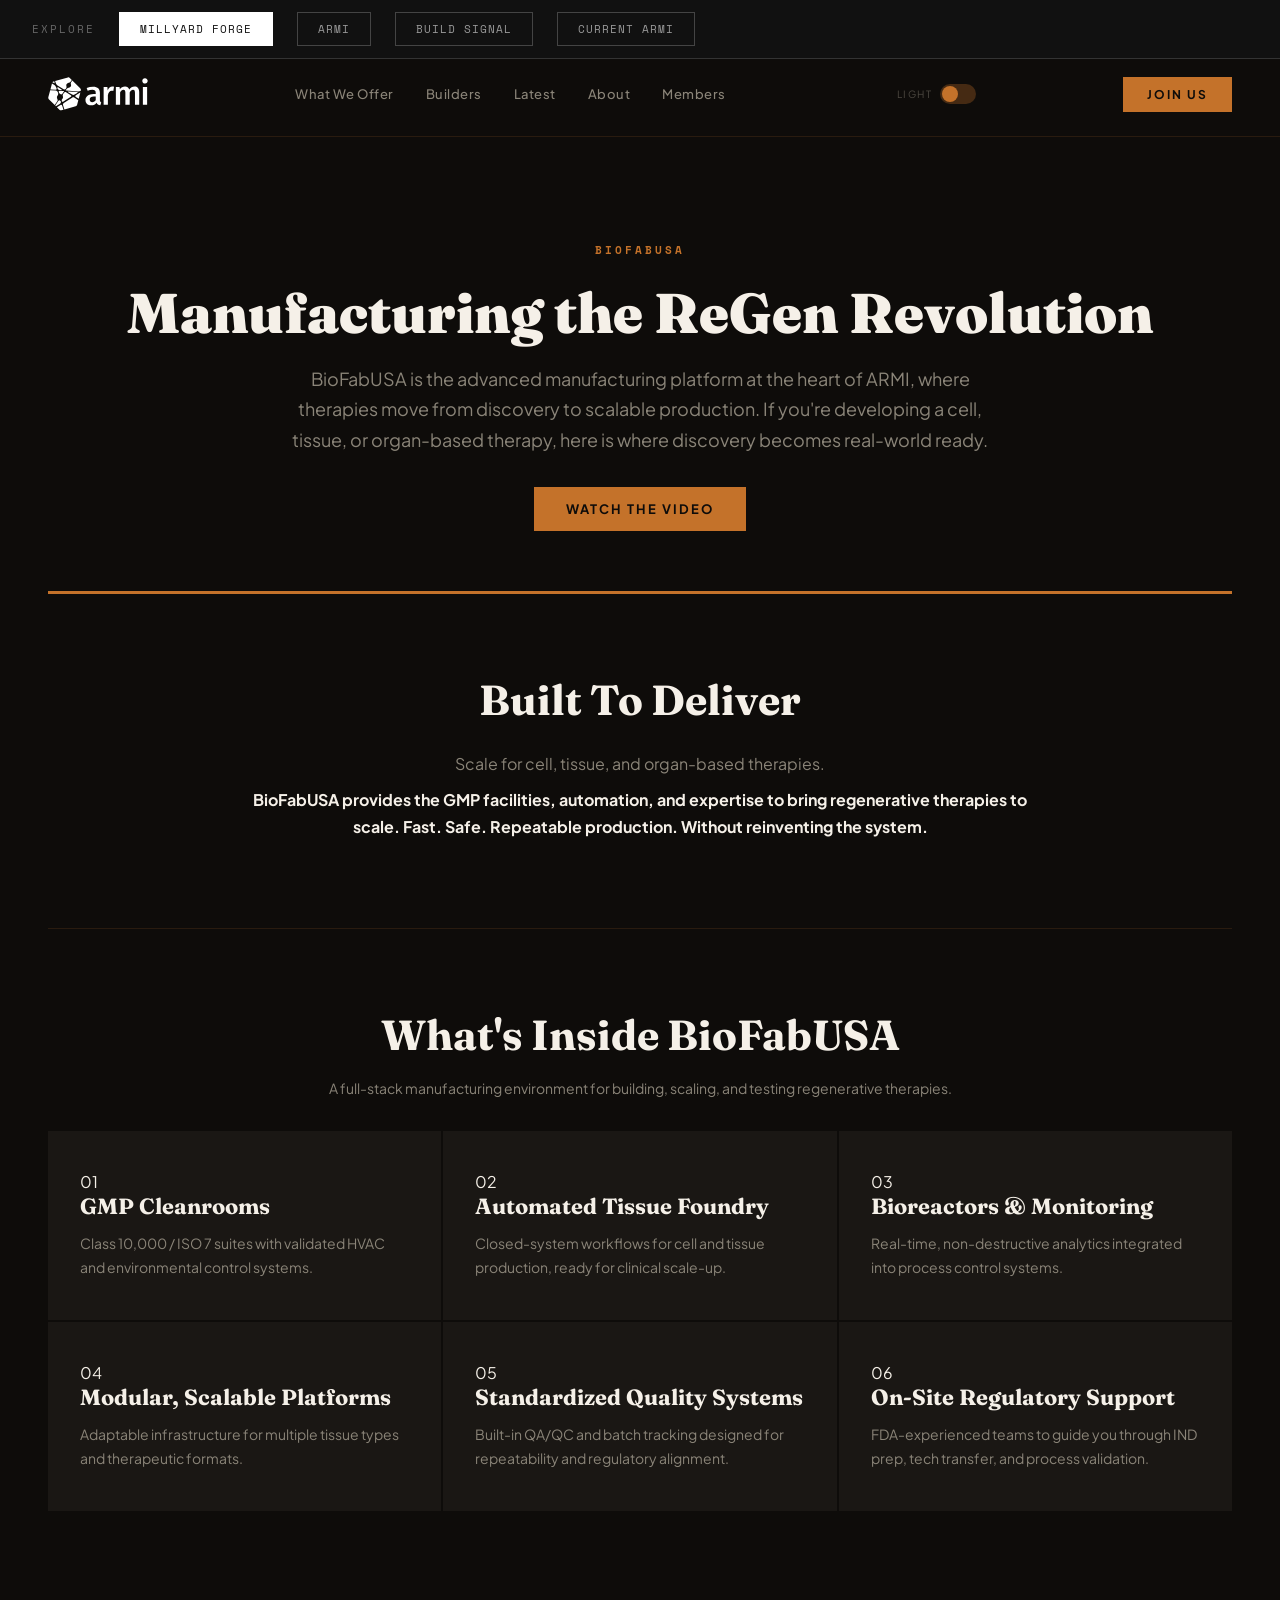
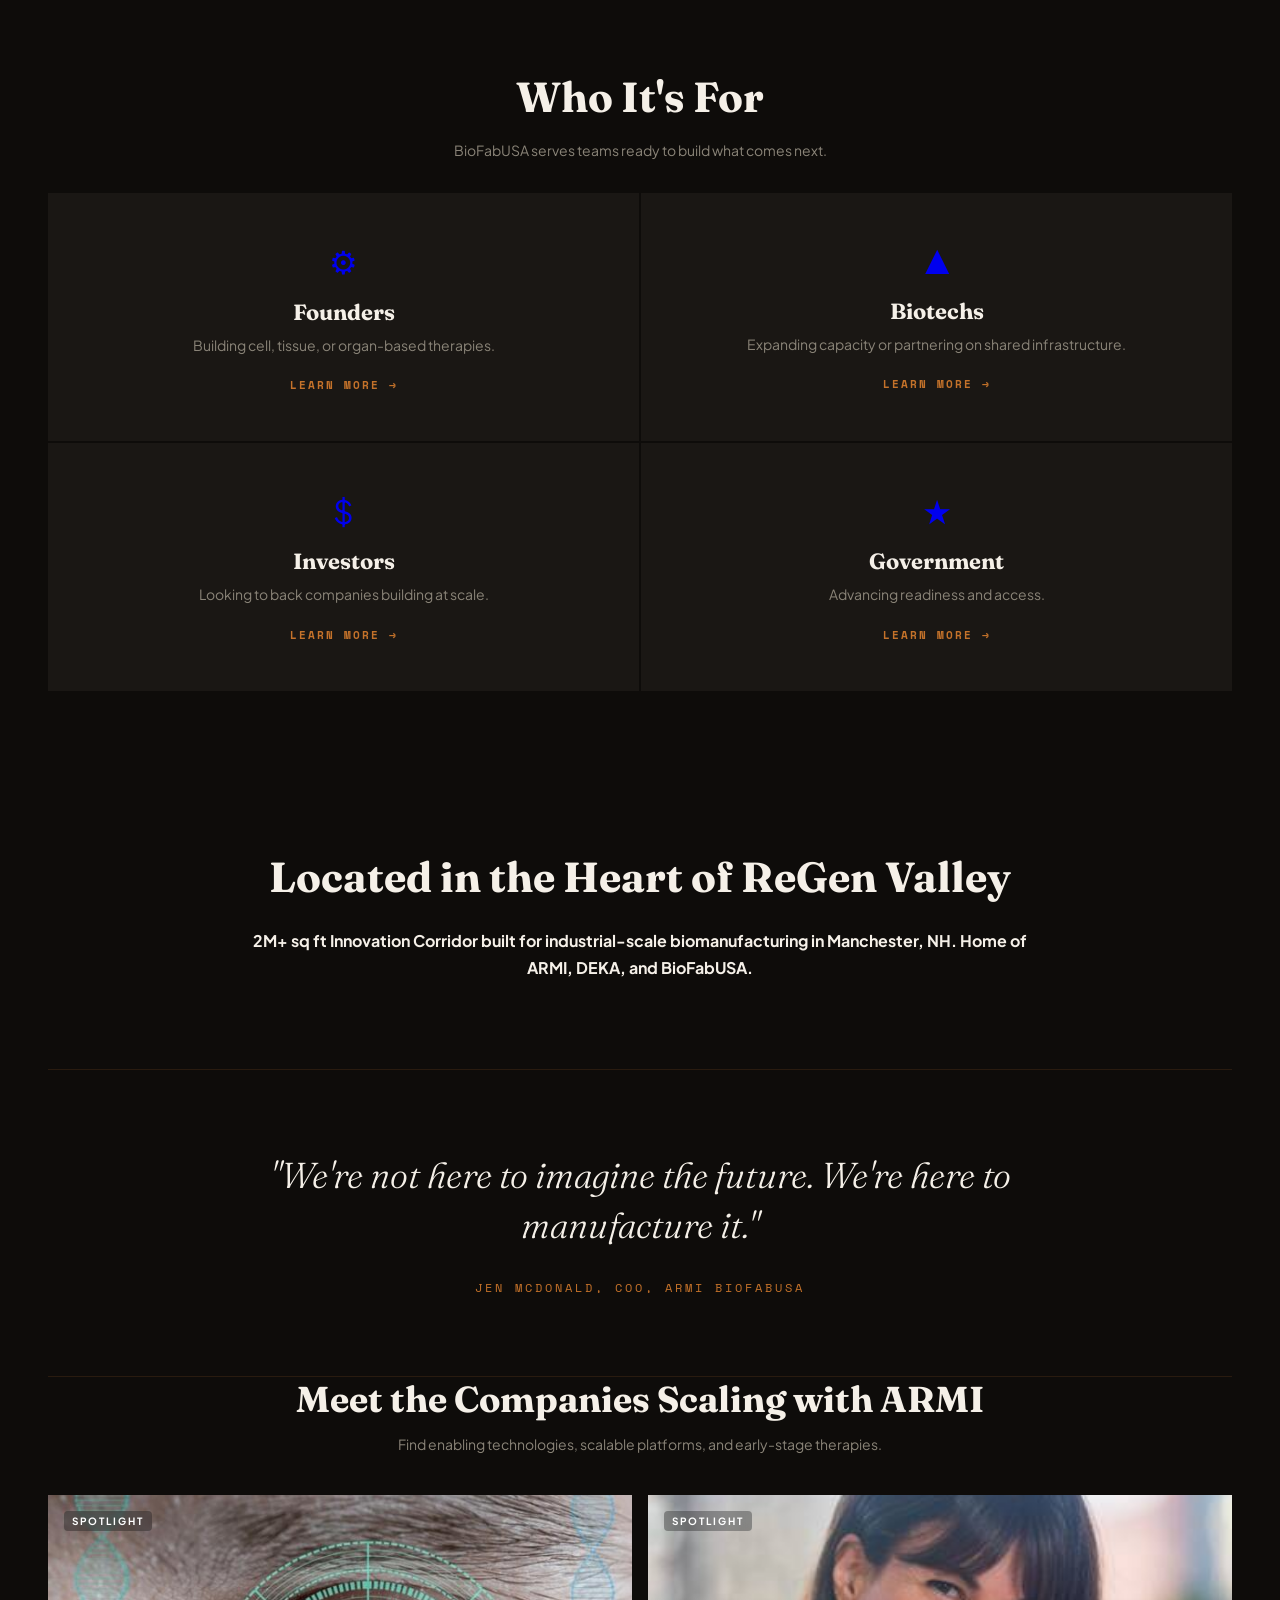
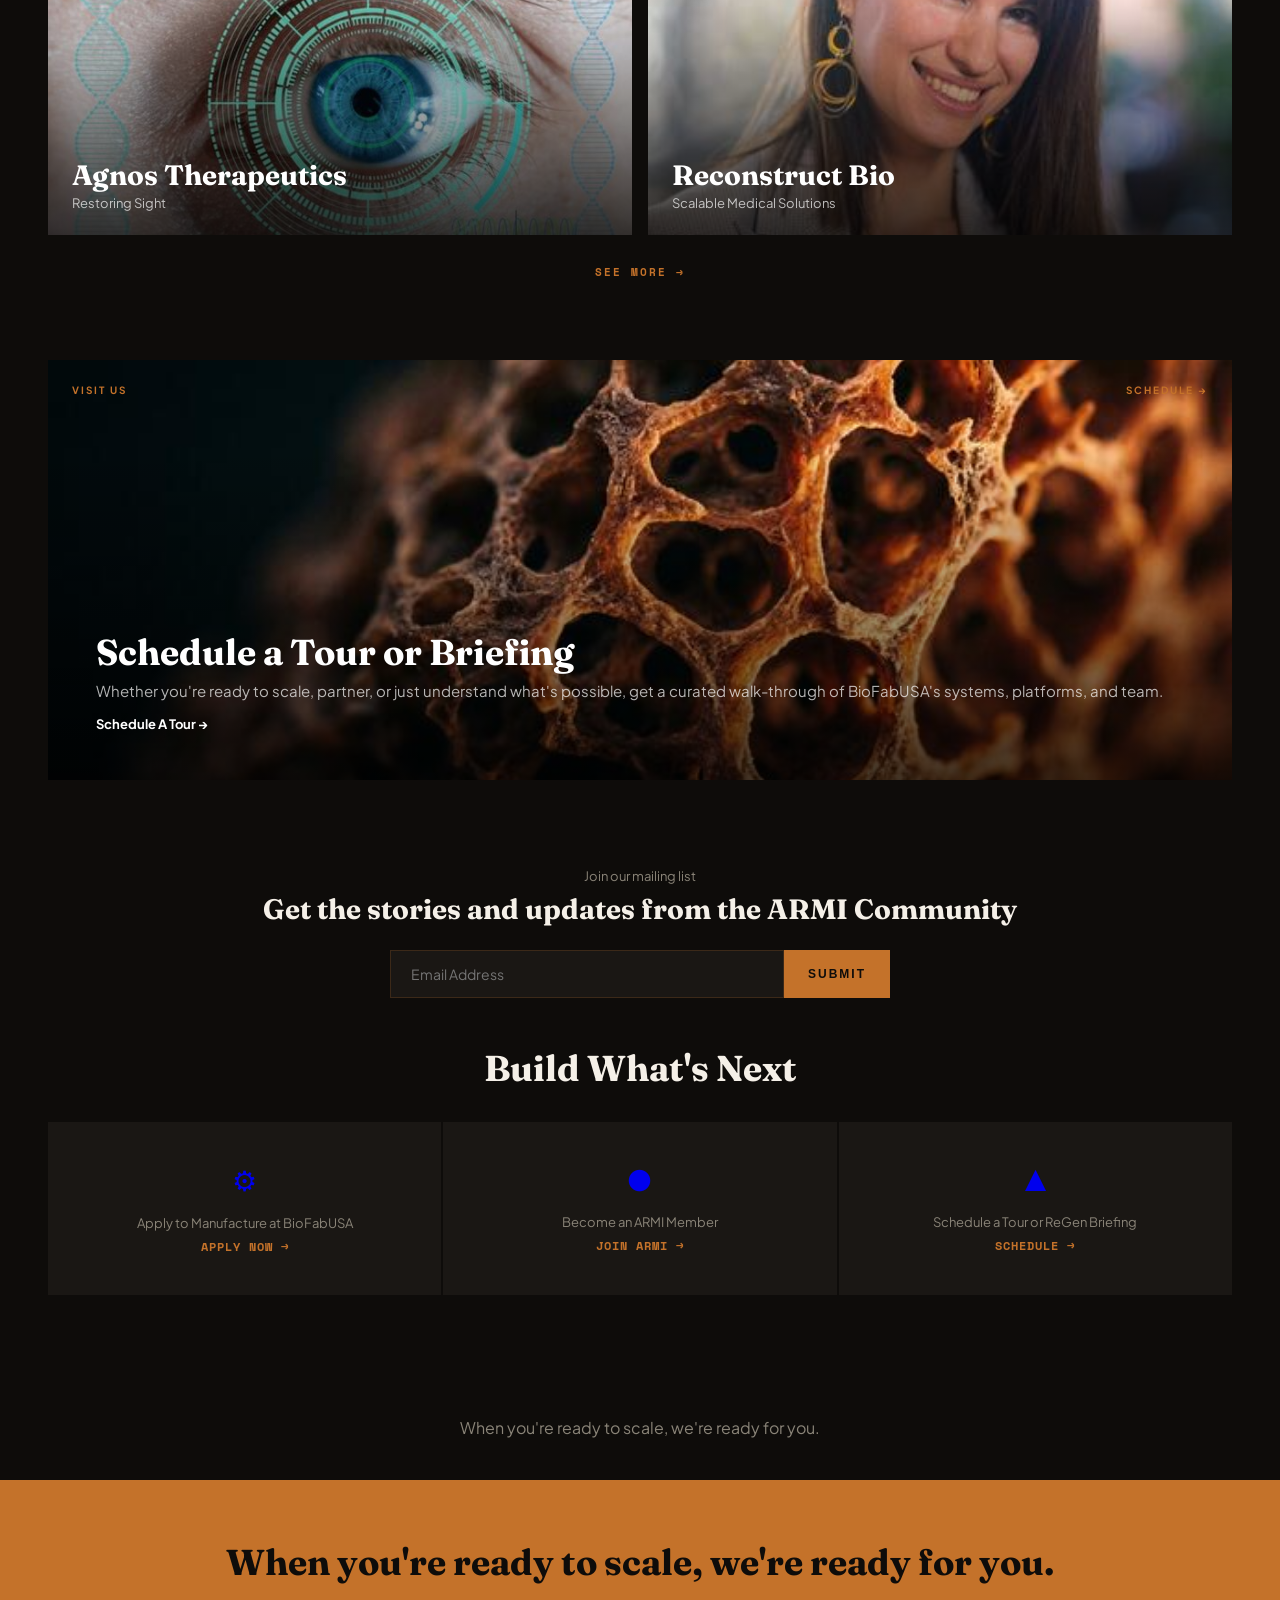
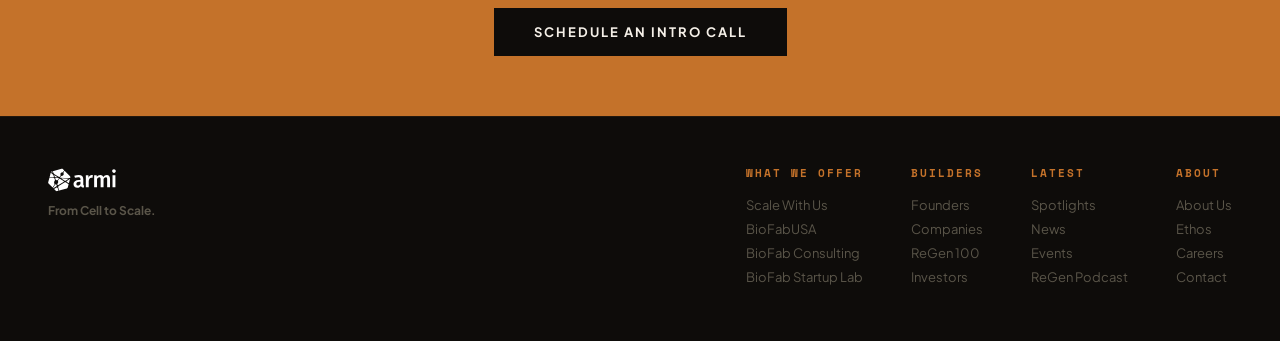
<file: biofabusa.html>
<!DOCTYPE html>
<html lang="en">
<head>
<meta charset="UTF-8">
<meta name="viewport" content="width=device-width, initial-scale=1.0">
<title>BioFabUSA - ARMI</title>
<link rel="preconnect" href="https://fonts.googleapis.com">
<link href="https://fonts.googleapis.com/css2?family=DM+Sans:wght@400;500;700&family=Fraunces:ital,opsz,wght@0,9..144,300;0,9..144,500;0,9..144,700;0,9..144,900;1,9..144,400&family=Plus+Jakarta+Sans:wght@400;500;600;700&family=Space+Mono:wght@400;700&display=swap" rel="stylesheet">
<link href="https://api.fontshare.com/v2/css?f[]=clash-display@400,500,600,700&f[]=outfit@300,400,500,600,700&f[]=general-sans@400,500,600,700&f[]=satoshi@400,500,700&display=swap" rel="stylesheet">
<link rel="stylesheet" href="css/styles.css">
</head>
<body>

<!-- SWITCHER -->
<div class="switcher">
  <span class="switcher-label">Explore</span>
  <button class="switcher-btn active" onclick="show('forge')">Millyard Forge</button>
  <button class="switcher-btn" onclick="show('armi-mock')">ARMI</button>
  <button class="switcher-btn" onclick="show('signal')">Build Signal</button>
  <button class="switcher-btn" onclick="show('current-armi')">Current ARMI</button>
</div>

<!-- ============================================
     MOCKUP 1: MILLYARD FORGE
     ============================================ -->
<div class="mockup forge active" id="forge">
  <nav class="f-nav">
    <a href="index.html" class="f-logo"><img src="img/armi-logo.svg" alt="ARMI"></a>
    <div class="f-nav-links">
      <div class="nav-dropdown-wrap">
        <a href="#" class="nav-dropdown-trigger">What We Offer</a>
        <div class="nav-dropdown">
          <a href="scale-with-us.html">Scale With Us</a>
          <div class="dd-divider"></div>
          <a href="founders.html">Founders</a>
          <a href="investors.html">Investors</a>
          <a href="pharma.html">Pharma</a>
          <a href="government.html">Government</a>
          <div class="dd-divider"></div>
          <a href="biofabusa.html" class="dd-active">BioFabUSA</a>
          <a href="biofab-consulting.html">BioFab Consulting</a>
          <a href="bio-industries.html">Bio Industries</a>
          <a href="biofab.html">BioFab</a>
        </div>
      </div>
      <a href="#">Builders</a>
      <a href="#">Latest</a>
      <a href="#">About</a>
      <a href="#">Members</a>
    </div>
    <div class="mode-toggle">
      <span class="mode-toggle-label">Light</span>
      <label class="mode-toggle-switch"><input type="checkbox" onchange="toggleMode('forge',this.checked)"><div class="mode-toggle-track"></div><div class="mode-toggle-thumb"></div></label>
    </div>
    <a href="#" class="f-join">Join Us</a>
  </nav>

  <div class="page-hero">
    <div class="page-label">BioFabUSA</div>
    <h1>Manufacturing the ReGen Revolution</h1>
    <p class="page-sub">BioFabUSA is the advanced manufacturing platform at the heart of ARMI, where therapies move from discovery to scalable production. If you're developing a cell, tissue, or organ-based therapy, here is where discovery becomes real-world ready.</p>
    <a href="#" class="page-cta">Watch The Video</a>
  </div>

  <hr class="f-rule-thick">

  <!-- Built To Deliver -->
  <div class="why-section">
    <h2>Built To Deliver</h2>
    <p>Scale for cell, tissue, and organ-based therapies.</p>
    <p class="why-bold">BioFabUSA provides the GMP facilities, automation, and expertise to bring regenerative therapies to scale. Fast. Safe. Repeatable production. Without reinventing the system.</p>
  </div>

  <hr class="f-rule">

  <!-- What's Inside -->
  <div class="feat-grid-header">
    <h2>What's Inside BioFabUSA</h2>
    <p>A full-stack manufacturing environment for building, scaling, and testing regenerative therapies.</p>
  </div>
  <div class="feat-grid">
    <div class="feat-item"><div class="f-si-num">01</div><h4>GMP Cleanrooms</h4><p>Class 10,000 / ISO 7 suites with validated HVAC and environmental control systems.</p></div>
    <div class="feat-item"><div class="f-si-num">02</div><h4>Automated Tissue Foundry</h4><p>Closed-system workflows for cell and tissue production, ready for clinical scale-up.</p></div>
    <div class="feat-item"><div class="f-si-num">03</div><h4>Bioreactors &amp; Monitoring</h4><p>Real-time, non-destructive analytics integrated into process control systems.</p></div>
    <div class="feat-item"><div class="f-si-num">04</div><h4>Modular, Scalable Platforms</h4><p>Adaptable infrastructure for multiple tissue types and therapeutic formats.</p></div>
    <div class="feat-item"><div class="f-si-num">05</div><h4>Standardized Quality Systems</h4><p>Built-in QA/QC and batch tracking designed for repeatability and regulatory alignment.</p></div>
    <div class="feat-item"><div class="f-si-num">06</div><h4>On-Site Regulatory Support</h4><p>FDA-experienced teams to guide you through IND prep, tech transfer, and process validation.</p></div>
  </div>

  <!-- Who It's For -->
  <div class="feat-grid-header">
    <h2>Who It's For</h2>
    <p>BioFabUSA serves teams ready to build what comes next.</p>
  </div>
  <div class="audience-grid">
    <a href="founders.html" class="audience-card">
      <div class="aud-icon">&#9881;</div>
      <h4>Founders</h4>
      <p>Building cell, tissue, or organ-based therapies.</p>
      <span class="aud-link">Learn More &rarr;</span>
    </a>
    <a href="pharma.html" class="audience-card">
      <div class="aud-icon">&#9650;</div>
      <h4>Biotechs</h4>
      <p>Expanding capacity or partnering on shared infrastructure.</p>
      <span class="aud-link">Learn More &rarr;</span>
    </a>
    <a href="investors.html" class="audience-card">
      <div class="aud-icon">$</div>
      <h4>Investors</h4>
      <p>Looking to back companies building at scale.</p>
      <span class="aud-link">Learn More &rarr;</span>
    </a>
    <a href="government.html" class="audience-card">
      <div class="aud-icon">&#9733;</div>
      <h4>Government</h4>
      <p>Advancing readiness and access.</p>
      <span class="aud-link">Learn More &rarr;</span>
    </a>
  </div>

  <!-- ReGen Valley -->
  <div class="why-section">
    <h2>Located in the Heart of ReGen Valley</h2>
    <p class="why-bold">2M+ sq ft Innovation Corridor built for industrial-scale biomanufacturing in Manchester, NH. Home of ARMI, DEKA, and BioFabUSA.</p>
  </div>

  <hr class="f-rule">

  <!-- Quote -->
  <div class="f-quote">
    <blockquote>"We're not here to imagine the future. We're here to manufacture it."</blockquote>
    <cite>Jen McDonald, COO, ARMI BioFabUSA</cite>
  </div>

  <hr class="f-rule">

  <!-- Spotlight -->
  <div class="spotlight-section">
    <div class="spot-header">
      <h2>Meet the Companies Scaling with ARMI</h2>
      <p>Find enabling technologies, scalable platforms, and early-stage therapies.</p>
    </div>
    <div class="spot-grid">
      <div class="spot-card" style="background-image:url(img/agnos.jpg)">
        <span class="spot-tag">Spotlight</span>
        <h3>Agnos Therapeutics</h3>
        <p>Restoring Sight</p>
      </div>
      <div class="spot-card" style="background-image:url(img/luba.jpg)">
        <span class="spot-tag">Spotlight</span>
        <h3>Reconstruct Bio</h3>
        <p>Scalable Medical Solutions</p>
      </div>
    </div>
    <div class="spot-see-more"><a href="#">See More &rarr;</a></div>
  </div>

  <!-- Promo: Tour -->
  <div class="promo-banner">
    <div class="promo-banner-inner" style="background-image:url(img/summit.jpg)">
      <span class="pb-tag">Visit Us</span>
      <a href="#" class="pb-action">Schedule &rarr;</a>
      <h3>Schedule a Tour or Briefing</h3>
      <p>Whether you're ready to scale, partner, or just understand what's possible, get a curated walk-through of BioFabUSA's systems, platforms, and team.</p>
      <a href="#" class="pb-cta">Schedule A Tour &rarr;</a>
    </div>
  </div>

  <!-- Email Signup -->
  <div class="email-signup">
    <div class="es-label">Join our mailing list</div>
    <h3>Get the stories and updates from the ARMI Community</h3>
    <form onsubmit="return false">
      <input type="email" placeholder="Email Address">
      <button type="submit">Submit</button>
    </form>
  </div>

  <!-- Action Cards -->
  <div class="action-cards">
    <div class="action-cards-header">
      <h2>Build What's Next</h2>
    </div>
    <div class="action-grid">
      <a href="#" class="action-card">
        <div class="act-icon">&#9881;</div>
        <p>Apply to Manufacture at BioFabUSA</p>
        <strong>Apply Now &rarr;</strong>
      </a>
      <a href="#" class="action-card">
        <div class="act-icon">&#9679;</div>
        <p>Become an ARMI Member</p>
        <strong>Join ARMI &rarr;</strong>
      </a>
      <a href="#" class="action-card">
        <div class="act-icon">&#9650;</div>
        <p>Schedule a Tour or ReGen Briefing</p>
        <strong>Schedule &rarr;</strong>
      </a>
    </div>
  </div>

  <div class="closing-line">When you're ready to scale, we're ready for you.</div>

  <div class="f-cta-banner">
    <h3>When you're ready to scale, we're ready for you.</h3>
    <a href="#">Schedule an Intro Call</a>
  </div>

  <div class="f-footer">
    <div class="f-footer-brand"><img src="img/armi-logo.svg" alt="ARMI"><p>From Cell to Scale.</p></div>
    <div class="f-footer-col"><h5>What We Offer</h5><a href="scale-with-us.html">Scale With Us</a><a href="biofabusa.html">BioFabUSA</a><a href="biofab-consulting.html">BioFab Consulting</a><a href="founders.html">BioFab Startup Lab</a></div>
    <div class="f-footer-col"><h5>Builders</h5><a href="founders.html">Founders</a><a href="#">Companies</a><a href="#">ReGen 100</a><a href="investors.html">Investors</a></div>
    <div class="f-footer-col"><h5>Latest</h5><a href="#">Spotlights</a><a href="#">News</a><a href="#">Events</a><a href="#">ReGen Podcast</a></div>
    <div class="f-footer-col"><h5>About</h5><a href="#">About Us</a><a href="#">Ethos</a><a href="#">Careers</a><a href="#">Contact</a></div>
  </div>
</div>

<!-- ============================================
     MOCKUP 2: ARMI
     ============================================ -->
<div class="mockup armi-m" id="armi-mock">
  <nav class="a-nav">
    <a href="index.html" class="a-logo"><img src="img/armi-logo.svg" alt="ARMI"></a>
    <div class="a-nav-links">
      <div class="nav-dropdown-wrap">
        <a href="#" class="nav-dropdown-trigger">What We Offer</a>
        <div class="nav-dropdown">
          <a href="scale-with-us.html">Scale With Us</a>
          <div class="dd-divider"></div>
          <a href="founders.html">Founders</a>
          <a href="investors.html">Investors</a>
          <a href="pharma.html">Pharma</a>
          <a href="government.html">Government</a>
          <div class="dd-divider"></div>
          <a href="biofabusa.html" class="dd-active">BioFabUSA</a>
          <a href="biofab-consulting.html">BioFab Consulting</a>
          <a href="bio-industries.html">Bio Industries</a>
          <a href="biofab.html">BioFab</a>
        </div>
      </div>
      <a href="#">Builders</a>
      <a href="#">Latest</a>
      <a href="#">About</a>
      <a href="#">Members</a>
    </div>
    <div class="mode-toggle">
      <span class="mode-toggle-label">Dark</span>
      <label class="mode-toggle-switch"><input type="checkbox" onchange="toggleMode('armi-mock',this.checked)"><div class="mode-toggle-track"></div><div class="mode-toggle-thumb"></div></label>
    </div>
    <a href="#" class="a-join">Join Us</a>
  </nav>

  <div class="page-hero">
    <div class="page-label">BioFabUSA</div>
    <h1>Manufacturing the ReGen Revolution</h1>
    <p class="page-sub">BioFabUSA is the advanced manufacturing platform at the heart of ARMI, where therapies move from discovery to scalable production. If you're developing a cell, tissue, or organ-based therapy, here is where discovery becomes real-world ready.</p>
    <a href="#" class="page-cta">Watch The Video</a>
  </div>

  <div class="a-divider"><hr></div>

  <div class="why-section">
    <h2>Built To Deliver</h2>
    <p>Scale for cell, tissue, and organ-based therapies.</p>
    <p class="why-bold">BioFabUSA provides the GMP facilities, automation, and expertise to bring regenerative therapies to scale. Fast. Safe. Repeatable production. Without reinventing the system.</p>
  </div>

  <div class="feat-grid-header">
    <h2>What's Inside BioFabUSA</h2>
    <p>A full-stack manufacturing environment for building, scaling, and testing regenerative therapies.</p>
  </div>
  <div class="feat-grid">
    <div class="feat-item"><h4>GMP Cleanrooms</h4><p>Class 10,000 / ISO 7 suites with validated HVAC and environmental control systems.</p></div>
    <div class="feat-item"><h4>Automated Tissue Foundry</h4><p>Closed-system workflows for cell and tissue production, ready for clinical scale-up.</p></div>
    <div class="feat-item"><h4>Bioreactors &amp; Monitoring</h4><p>Real-time, non-destructive analytics integrated into process control systems.</p></div>
    <div class="feat-item"><h4>Modular, Scalable Platforms</h4><p>Adaptable infrastructure for multiple tissue types and therapeutic formats.</p></div>
    <div class="feat-item"><h4>Standardized Quality Systems</h4><p>Built-in QA/QC and batch tracking designed for repeatability and regulatory alignment.</p></div>
    <div class="feat-item"><h4>On-Site Regulatory Support</h4><p>FDA-experienced teams to guide you through IND prep, tech transfer, and process validation.</p></div>
  </div>

  <div class="feat-grid-header">
    <h2>Who It's For</h2>
    <p>BioFabUSA serves teams ready to build what comes next.</p>
  </div>
  <div class="audience-grid">
    <a href="founders.html" class="audience-card">
      <div class="aud-icon">&#9881;</div>
      <h4>Founders</h4>
      <p>Building cell, tissue, or organ-based therapies.</p>
      <span class="aud-link">Learn More &rarr;</span>
    </a>
    <a href="pharma.html" class="audience-card">
      <div class="aud-icon">&#9650;</div>
      <h4>Biotechs</h4>
      <p>Expanding capacity or partnering on shared infrastructure.</p>
      <span class="aud-link">Learn More &rarr;</span>
    </a>
    <a href="investors.html" class="audience-card">
      <div class="aud-icon">$</div>
      <h4>Investors</h4>
      <p>Looking to back companies building at scale.</p>
      <span class="aud-link">Learn More &rarr;</span>
    </a>
    <a href="government.html" class="audience-card">
      <div class="aud-icon">&#9733;</div>
      <h4>Government</h4>
      <p>Advancing readiness and access.</p>
      <span class="aud-link">Learn More &rarr;</span>
    </a>
  </div>

  <div class="why-section">
    <h2>Located in the Heart of ReGen Valley</h2>
    <p class="why-bold">2M+ sq ft Innovation Corridor built for industrial-scale biomanufacturing in Manchester, NH. Home of ARMI, DEKA, and BioFabUSA.</p>
  </div>

  <div class="a-quote">
    <blockquote>"We're not here to imagine the future. We're here to manufacture it."</blockquote>
    <cite>Jen McDonald, COO, ARMI BioFabUSA</cite>
  </div>

  <div class="spotlight-section">
    <div class="spot-header">
      <h2>Meet the Companies Scaling with ARMI</h2>
      <p>Find enabling technologies, scalable platforms, and early-stage therapies.</p>
    </div>
    <div class="spot-grid">
      <div class="spot-card" style="background-image:url(img/agnos.jpg)">
        <span class="spot-tag">Spotlight</span>
        <h3>Agnos Therapeutics</h3>
        <p>Restoring Sight</p>
      </div>
      <div class="spot-card" style="background-image:url(img/luba.jpg)">
        <span class="spot-tag">Spotlight</span>
        <h3>Reconstruct Bio</h3>
        <p>Scalable Medical Solutions</p>
      </div>
    </div>
    <div class="spot-see-more"><a href="#">See More &rarr;</a></div>
  </div>

  <div class="promo-banner">
    <div class="promo-banner-inner" style="background-image:url(img/summit.jpg)">
      <span class="pb-tag">Visit Us</span>
      <a href="#" class="pb-action">Schedule &rarr;</a>
      <h3>Schedule a Tour or Briefing</h3>
      <p>Whether you're ready to scale, partner, or just understand what's possible, get a curated walk-through of BioFabUSA's systems, platforms, and team.</p>
      <a href="#" class="pb-cta">Schedule A Tour &rarr;</a>
    </div>
  </div>

  <div class="email-signup">
    <div class="es-label">Join our mailing list</div>
    <h3>Get the stories and updates from the ARMI Community</h3>
    <form onsubmit="return false">
      <input type="email" placeholder="Email Address">
      <button type="submit">Submit</button>
    </form>
  </div>

  <div class="action-cards">
    <div class="action-cards-header">
      <h2>Build What's Next</h2>
    </div>
    <div class="action-grid">
      <a href="#" class="action-card">
        <div class="act-icon">&#9881;</div>
        <p>Apply to Manufacture at BioFabUSA</p>
        <strong>Apply Now &rarr;</strong>
      </a>
      <a href="#" class="action-card">
        <div class="act-icon">&#9679;</div>
        <p>Become an ARMI Member</p>
        <strong>Join ARMI &rarr;</strong>
      </a>
      <a href="#" class="action-card">
        <div class="act-icon">&#9650;</div>
        <p>Schedule a Tour or ReGen Briefing</p>
        <strong>Schedule &rarr;</strong>
      </a>
    </div>
  </div>

  <div class="closing-line">When you're ready to scale, we're ready for you.</div>

  <div style="padding:0 48px">
    <div class="a-cta-section">
      <h3>When you're ready to scale, we're ready for you.</h3>
      <p>Every founder's path is unique. We'll help you chart yours.</p>
      <a href="#">Schedule an Intro Call</a>
    </div>
  </div>

  <div class="a-footer">
    <div class="a-footer-inner">
      <div class="a-footer-brand"><div class="a-f-logo"><img src="img/armi-logo.svg" alt="ARMI"></div><div class="a-f-tag">From Cell to Scale.</div></div>
      <div><h5>What We Offer</h5><a href="scale-with-us.html">Scale With Us</a><a href="biofabusa.html">BioFabUSA</a><a href="biofab-consulting.html">BioFab Consulting</a><a href="founders.html">BioFab Startup Lab</a></div>
      <div><h5>Builders</h5><a href="founders.html">Founders</a><a href="#">Companies</a><a href="#">ReGen 100</a><a href="investors.html">Investors</a></div>
      <div><h5>Latest</h5><a href="#">Spotlights</a><a href="#">News</a><a href="#">Events</a><a href="#">ReGen Podcast</a></div>
      <div><h5>About</h5><a href="#">About Us</a><a href="#">Ethos</a><a href="#">Careers</a><a href="#">Contact</a></div>
    </div>
    <div class="a-footer-bottom"><span>ARMI. From Cell to Scale.</span><span>Manchester, NH</span></div>
  </div>
</div>

<!-- ============================================
     MOCKUP 3: BUILD SIGNAL
     ============================================ -->
<div class="mockup signal" id="signal">
  <nav class="s-nav">
    <a href="index.html" class="s-logo"><img src="img/armi-logo.svg" alt="ARMI"></a>
    <div class="s-nav-links">
      <div class="nav-dropdown-wrap">
        <a href="#" class="nav-dropdown-trigger">What We Offer</a>
        <div class="nav-dropdown">
          <a href="scale-with-us.html">Scale With Us</a>
          <div class="dd-divider"></div>
          <a href="founders.html">Founders</a>
          <a href="investors.html">Investors</a>
          <a href="pharma.html">Pharma</a>
          <a href="government.html">Government</a>
          <div class="dd-divider"></div>
          <a href="biofabusa.html" class="dd-active">BioFabUSA</a>
          <a href="biofab-consulting.html">BioFab Consulting</a>
          <a href="bio-industries.html">Bio Industries</a>
          <a href="biofab.html">BioFab</a>
        </div>
      </div>
      <a href="#">Builders</a>
      <a href="#">Latest</a>
      <a href="#">About</a>
      <a href="#">Members</a>
    </div>
    <div class="mode-toggle">
      <span class="mode-toggle-label">Dark</span>
      <label class="mode-toggle-switch"><input type="checkbox" onchange="toggleMode('signal',this.checked)"><div class="mode-toggle-track"></div><div class="mode-toggle-thumb"></div></label>
    </div>
    <a href="#" class="s-join">Join Us</a>
  </nav>

  <div class="page-hero">
    <div class="page-label">BioFabUSA</div>
    <h1>Manufacturing the ReGen Revolution</h1>
    <p class="page-sub">BioFabUSA is the advanced manufacturing platform at the heart of ARMI, where therapies move from discovery to scalable production. If you're developing a cell, tissue, or organ-based therapy, here is where discovery becomes real-world ready.</p>
    <a href="#" class="page-cta">Watch The Video</a>
  </div>

  <div class="why-section">
    <h2>Built To Deliver</h2>
    <p>Scale for cell, tissue, and organ-based therapies.</p>
    <p class="why-bold">BioFabUSA provides the GMP facilities, automation, and expertise to bring regenerative therapies to scale. Fast. Safe. Repeatable production. Without reinventing the system.</p>
  </div>

  <div class="feat-grid-header">
    <h2>What's Inside BioFabUSA</h2>
    <p>A full-stack manufacturing environment for building, scaling, and testing regenerative therapies.</p>
  </div>
  <div class="feat-grid">
    <div class="feat-item"><div class="feat-num">SYS.01</div><h4>GMP Cleanrooms</h4><p>Class 10,000 / ISO 7 suites with validated HVAC and environmental control systems.</p></div>
    <div class="feat-item"><div class="feat-num">SYS.02</div><h4>Automated Tissue Foundry</h4><p>Closed-system workflows for cell and tissue production, ready for clinical scale-up.</p></div>
    <div class="feat-item"><div class="feat-num">SYS.03</div><h4>Bioreactors &amp; Monitoring</h4><p>Real-time, non-destructive analytics integrated into process control systems.</p></div>
    <div class="feat-item"><div class="feat-num">SYS.04</div><h4>Modular, Scalable Platforms</h4><p>Adaptable infrastructure for multiple tissue types and therapeutic formats.</p></div>
    <div class="feat-item"><div class="feat-num">SYS.05</div><h4>Standardized Quality Systems</h4><p>Built-in QA/QC and batch tracking designed for repeatability and regulatory alignment.</p></div>
    <div class="feat-item"><div class="feat-num">SYS.06</div><h4>On-Site Regulatory Support</h4><p>FDA-experienced teams to guide you through IND prep, tech transfer, and process validation.</p></div>
  </div>

  <div class="feat-grid-header">
    <h2>Who It's For</h2>
    <p>BioFabUSA serves teams ready to build what comes next.</p>
  </div>
  <div class="audience-grid">
    <a href="founders.html" class="audience-card">
      <div class="aud-icon">&#9679;</div>
      <h4>Founders</h4>
      <p>Building cell, tissue, or organ-based therapies.</p>
      <span class="aud-link">Learn More &rarr;</span>
    </a>
    <a href="pharma.html" class="audience-card">
      <div class="aud-icon">&#9679;</div>
      <h4>Biotechs</h4>
      <p>Expanding capacity or partnering on shared infrastructure.</p>
      <span class="aud-link">Learn More &rarr;</span>
    </a>
    <a href="investors.html" class="audience-card">
      <div class="aud-icon">&#9679;</div>
      <h4>Investors</h4>
      <p>Looking to back companies building at scale.</p>
      <span class="aud-link">Learn More &rarr;</span>
    </a>
    <a href="government.html" class="audience-card">
      <div class="aud-icon">&#9679;</div>
      <h4>Government</h4>
      <p>Advancing readiness and access.</p>
      <span class="aud-link">Learn More &rarr;</span>
    </a>
  </div>

  <div class="why-section">
    <h2>Located in the Heart of ReGen Valley</h2>
    <p class="why-bold">2M+ sq ft Innovation Corridor built for industrial-scale biomanufacturing in Manchester, NH. Home of ARMI, DEKA, and BioFabUSA.</p>
  </div>

  <div class="s-quote">
    <blockquote>"We're not here to imagine the future. We're here to manufacture it."</blockquote>
    <cite>Jen McDonald, COO, ARMI BioFabUSA</cite>
  </div>

  <div class="spotlight-section">
    <div class="spot-header">
      <h2>Meet the Companies Scaling with ARMI</h2>
      <p>Find enabling technologies, scalable platforms, and early-stage therapies.</p>
    </div>
    <div class="spot-grid">
      <div class="spot-card" style="background-image:url(img/agnos.jpg)">
        <span class="spot-tag">Spotlight</span>
        <h3>Agnos Therapeutics</h3>
        <p>Restoring Sight</p>
      </div>
      <div class="spot-card" style="background-image:url(img/luba.jpg)">
        <span class="spot-tag">Spotlight</span>
        <h3>Reconstruct Bio</h3>
        <p>Scalable Medical Solutions</p>
      </div>
    </div>
    <div class="spot-see-more"><a href="#">See More &rarr;</a></div>
  </div>

  <div class="promo-banner">
    <div class="promo-banner-inner" style="background-image:url(img/summit.jpg)">
      <span class="pb-tag">Visit Us</span>
      <a href="#" class="pb-action">Schedule &rarr;</a>
      <h3>Schedule a Tour or Briefing</h3>
      <p>Whether you're ready to scale, partner, or just understand what's possible, get a curated walk-through of BioFabUSA's systems, platforms, and team.</p>
      <a href="#" class="pb-cta">Schedule A Tour &rarr;</a>
    </div>
  </div>

  <div class="email-signup">
    <div class="es-label">Join our mailing list</div>
    <h3>Get the stories and updates from the ARMI Community</h3>
    <form onsubmit="return false">
      <input type="email" placeholder="Email Address">
      <button type="submit">Submit</button>
    </form>
  </div>

  <div class="action-cards">
    <div class="action-cards-header">
      <h2>Build What's Next</h2>
    </div>
    <div class="action-grid">
      <a href="#" class="action-card">
        <div class="act-icon">&#9679;</div>
        <p>Apply to Manufacture at BioFabUSA</p>
        <strong>Apply Now &rarr;</strong>
      </a>
      <a href="#" class="action-card">
        <div class="act-icon">&#9679;</div>
        <p>Become an ARMI Member</p>
        <strong>Join ARMI &rarr;</strong>
      </a>
      <a href="#" class="action-card">
        <div class="act-icon">&#9679;</div>
        <p>Schedule a Tour or ReGen Briefing</p>
        <strong>Schedule &rarr;</strong>
      </a>
    </div>
  </div>

  <div class="closing-line">When you're ready to scale, we're ready for you.</div>

  <div class="s-cta-banner">
    <h3>When you're ready to scale, we're ready for you.</h3>
    <p>Every founder's path is unique. We'll help you chart yours.</p>
    <a href="#">Schedule an Intro Call</a>
  </div>

  <div class="s-footer">
    <div class="s-footer-inner">
      <div class="s-footer-brand"><img src="img/armi-logo.svg" alt="ARMI"><p>From Cell to Scale. Manchester, NH.</p></div>
      <div><h5>What We Offer</h5><a href="scale-with-us.html">Scale With Us</a><a href="biofabusa.html">BioFabUSA</a><a href="biofab-consulting.html">BioFab Consulting</a><a href="founders.html">BioFab Startup Lab</a></div>
      <div><h5>Builders</h5><a href="founders.html">Founders</a><a href="#">Companies</a><a href="#">ReGen 100</a><a href="investors.html">Investors</a></div>
      <div><h5>Latest</h5><a href="#">Spotlights</a><a href="#">News</a><a href="#">Events</a><a href="#">ReGen Podcast</a></div>
      <div><h5>About</h5><a href="#">About Us</a><a href="#">Ethos</a><a href="#">Careers</a><a href="#">Contact</a></div>
    </div>
  </div>
</div>

<!-- ============================================
     MOCKUP 4: CURRENT ARMI
     ============================================ -->
<div class="mockup current-armi" id="current-armi">
  <nav class="ca-nav">
    <a href="index.html" class="ca-logo"><img src="img/armi-logo.svg" alt="ARMI"></a>
    <div class="ca-nav-links">
      <div class="nav-dropdown-wrap">
        <a href="#" class="nav-dropdown-trigger">What We Offer</a>
        <div class="nav-dropdown">
          <a href="scale-with-us.html">Scale With Us</a>
          <div class="dd-divider"></div>
          <a href="founders.html">Founders</a>
          <a href="investors.html">Investors</a>
          <a href="pharma.html">Pharma</a>
          <a href="government.html">Government</a>
          <div class="dd-divider"></div>
          <a href="biofabusa.html" class="dd-active">BioFabUSA</a>
          <a href="biofab-consulting.html">BioFab Consulting</a>
          <a href="bio-industries.html">Bio Industries</a>
          <a href="biofab.html">BioFab</a>
        </div>
      </div>
      <a href="#">Builders</a>
      <a href="#">Latest</a>
      <a href="#">About</a>
      <a href="#">Members</a>
    </div>
    <div class="mode-toggle">
      <span class="mode-toggle-label">Dark</span>
      <label class="mode-toggle-switch"><input type="checkbox" onchange="toggleMode('current-armi',this.checked)"><div class="mode-toggle-track"></div><div class="mode-toggle-thumb"></div></label>
    </div>
    <a href="#" class="ca-join">Join Us</a>
  </nav>

  <div class="page-hero">
    <div class="page-label">BioFabUSA</div>
    <h1>Manufacturing the ReGen Revolution</h1>
    <p class="page-sub">BioFabUSA is the advanced manufacturing platform at the heart of ARMI, where therapies move from discovery to scalable production. If you're developing a cell, tissue, or organ-based therapy, here is where discovery becomes real-world ready.</p>
    <a href="#" class="page-cta">Watch The Video</a>
  </div>

  <hr class="ca-rule">

  <!-- Built To Deliver -->
  <div class="why-section">
    <h2>Built To Deliver</h2>
    <p>Scale for cell, tissue, and organ-based therapies.</p>
    <p class="why-bold">BioFabUSA provides the GMP facilities, automation, and expertise to bring regenerative therapies to scale. Fast. Safe. Repeatable production. Without reinventing the system.</p>
  </div>

  <hr class="ca-rule">

  <!-- What's Inside -->
  <div class="feat-grid-header">
    <h2>What's Inside BioFabUSA</h2>
    <p>A full-stack manufacturing environment for building, scaling, and testing regenerative therapies.</p>
  </div>
  <div class="feat-grid">
    <div class="feat-item"><h4>GMP Cleanrooms</h4><p>Class 10,000 / ISO 7 suites with validated HVAC and environmental control systems.</p></div>
    <div class="feat-item"><h4>Automated Tissue Foundry</h4><p>Closed-system workflows for cell and tissue production, ready for clinical scale-up.</p></div>
    <div class="feat-item"><h4>Bioreactors &amp; Monitoring</h4><p>Real-time, non-destructive analytics integrated into process control systems.</p></div>
    <div class="feat-item"><h4>Modular, Scalable Platforms</h4><p>Adaptable infrastructure for multiple tissue types and therapeutic formats.</p></div>
    <div class="feat-item"><h4>Standardized Quality Systems</h4><p>Built-in QA/QC and batch tracking designed for repeatability and regulatory alignment.</p></div>
    <div class="feat-item"><h4>On-Site Regulatory Support</h4><p>FDA-experienced teams to guide you through IND prep, tech transfer, and process validation.</p></div>
  </div>

  <!-- Who It's For -->
  <div class="feat-grid-header">
    <h2>Who It's For</h2>
    <p>BioFabUSA serves teams ready to build what comes next.</p>
  </div>
  <div class="audience-grid">
    <a href="founders.html" class="audience-card">
      <div class="aud-icon">&#9881;</div>
      <h4>Founders</h4>
      <p>Building cell, tissue, or organ-based therapies.</p>
      <span class="aud-link">Learn More &rarr;</span>
    </a>
    <a href="pharma.html" class="audience-card">
      <div class="aud-icon">&#9650;</div>
      <h4>Biotechs</h4>
      <p>Expanding capacity or partnering on shared infrastructure.</p>
      <span class="aud-link">Learn More &rarr;</span>
    </a>
    <a href="investors.html" class="audience-card">
      <div class="aud-icon">$</div>
      <h4>Investors</h4>
      <p>Looking to back companies building at scale.</p>
      <span class="aud-link">Learn More &rarr;</span>
    </a>
    <a href="government.html" class="audience-card">
      <div class="aud-icon">&#9733;</div>
      <h4>Government</h4>
      <p>Advancing readiness and access.</p>
      <span class="aud-link">Learn More &rarr;</span>
    </a>
  </div>

  <!-- ReGen Valley -->
  <div class="why-section">
    <h2>Located in the Heart of ReGen Valley</h2>
    <p class="why-bold">2M+ sq ft Innovation Corridor built for industrial-scale biomanufacturing in Manchester, NH. Home of ARMI, DEKA, and BioFabUSA.</p>
  </div>

  <hr class="ca-rule">

  <!-- Quote -->
  <div class="ca-quote">
    <blockquote>"We're not here to imagine the future. We're here to manufacture it."</blockquote>
    <cite>Jen McDonald, COO, ARMI BioFabUSA</cite>
  </div>

  <hr class="ca-rule">

  <!-- Spotlight -->
  <div class="spotlight-section">
    <div class="spot-header">
      <h2>Meet the Companies Scaling with ARMI</h2>
      <p>Find enabling technologies, scalable platforms, and early-stage therapies.</p>
    </div>
    <div class="spot-grid">
      <div class="spot-card" style="background-image:url(img/agnos.jpg)">
        <span class="spot-tag">Spotlight</span>
        <h3>Agnos Therapeutics</h3>
        <p>Restoring Sight</p>
      </div>
      <div class="spot-card" style="background-image:url(img/luba.jpg)">
        <span class="spot-tag">Spotlight</span>
        <h3>Reconstruct Bio</h3>
        <p>Scalable Medical Solutions</p>
      </div>
    </div>
    <div class="spot-see-more"><a href="#">See More &rarr;</a></div>
  </div>

  <!-- Promo: Tour -->
  <div class="promo-banner">
    <div class="promo-banner-inner" style="background-image:url(img/summit.jpg)">
      <span class="pb-tag">Visit Us</span>
      <a href="#" class="pb-action">Schedule &rarr;</a>
      <h3>Schedule a Tour or Briefing</h3>
      <p>Whether you're ready to scale, partner, or just understand what's possible, get a curated walk-through of BioFabUSA's systems, platforms, and team.</p>
      <a href="#" class="pb-cta">Schedule A Tour &rarr;</a>
    </div>
  </div>

  <!-- Email Signup -->
  <div class="email-signup">
    <div class="es-label">Join our mailing list</div>
    <h3>Get the stories and updates from the ARMI Community</h3>
    <form onsubmit="return false">
      <input type="email" placeholder="Email Address">
      <button type="submit">Submit</button>
    </form>
  </div>

  <!-- Action Cards -->
  <div class="action-cards">
    <div class="action-cards-header">
      <h2>Build What's Next</h2>
    </div>
    <div class="action-grid">
      <a href="#" class="action-card">
        <div class="act-icon">&#9881;</div>
        <p>Apply to Manufacture at BioFabUSA</p>
        <strong>Apply Now &rarr;</strong>
      </a>
      <a href="#" class="action-card">
        <div class="act-icon">&#9679;</div>
        <p>Become an ARMI Member</p>
        <strong>Join ARMI &rarr;</strong>
      </a>
      <a href="#" class="action-card">
        <div class="act-icon">&#9650;</div>
        <p>Schedule a Tour or ReGen Briefing</p>
        <strong>Schedule &rarr;</strong>
      </a>
    </div>
  </div>

  <div class="closing-line">When you're ready to scale, we're ready for you.</div>

  <div class="ca-cta-banner">
    <h3>When you're ready to scale, we're ready for you.</h3>
    <a href="#">Schedule an Intro Call</a>
  </div>

  <!-- Footer -->
  <div class="ca-footer">
    <div class="ca-footer-inner">
      <div class="ca-footer-brand"><img src="img/armi-logo.svg" alt="ARMI"><p>From Cell to Scale.</p></div>
      <div class="ca-footer-col"><h5>What We Offer</h5><a href="scale-with-us.html">Scale With Us</a><a href="biofabusa.html">BioFabUSA</a><a href="biofab-consulting.html">BioFab Consulting</a><a href="founders.html">BioFab Startup Lab</a></div>
      <div class="ca-footer-col"><h5>Builders</h5><a href="founders.html">Founders</a><a href="#">Companies</a><a href="#">ReGen 100</a><a href="investors.html">Investors</a></div>
      <div class="ca-footer-col"><h5>Latest</h5><a href="#">Spotlights</a><a href="#">News</a><a href="#">Events</a><a href="#">ReGen Podcast</a></div>
      <div class="ca-footer-col"><h5>About</h5><a href="#">About Us</a><a href="#">Ethos</a><a href="#">Careers</a><a href="#">Contact</a></div>
    </div>
  </div>
</div>

<script src="js/main.js"></script>
</body>
</html>
</file>
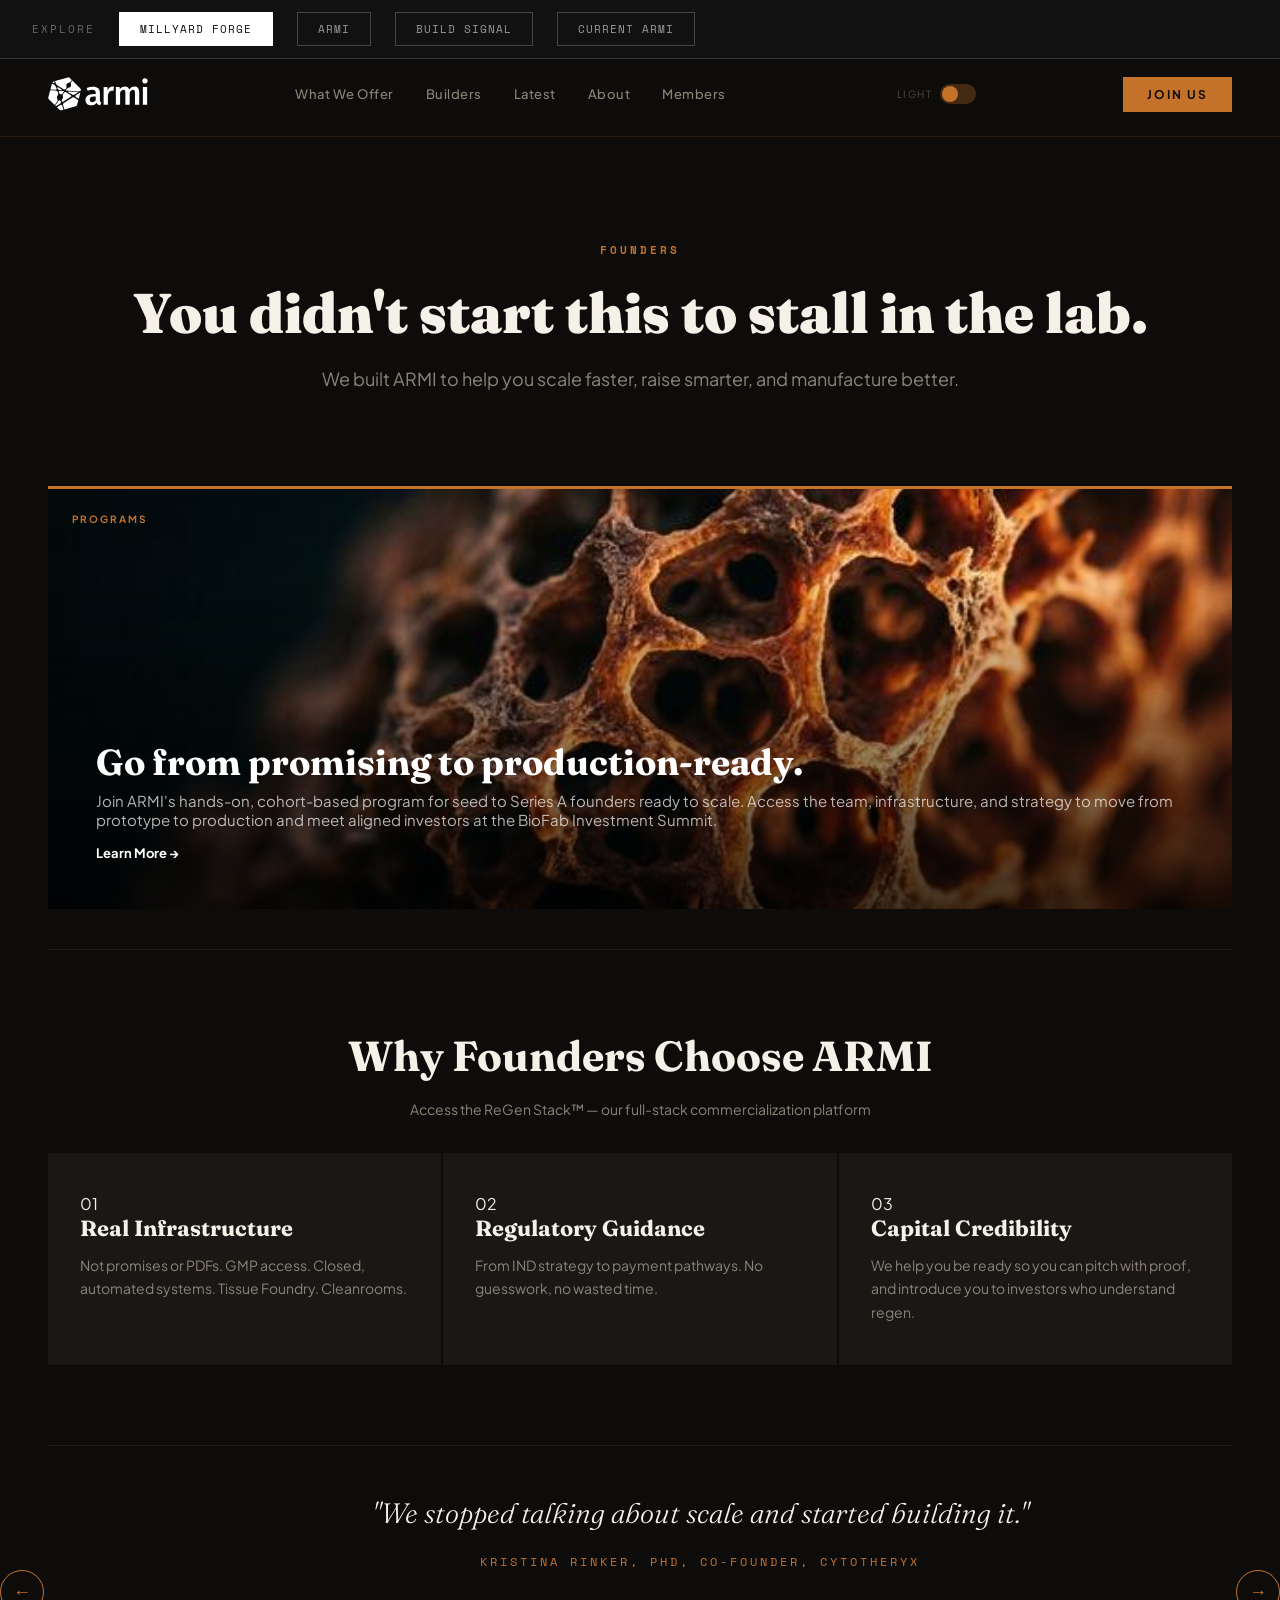
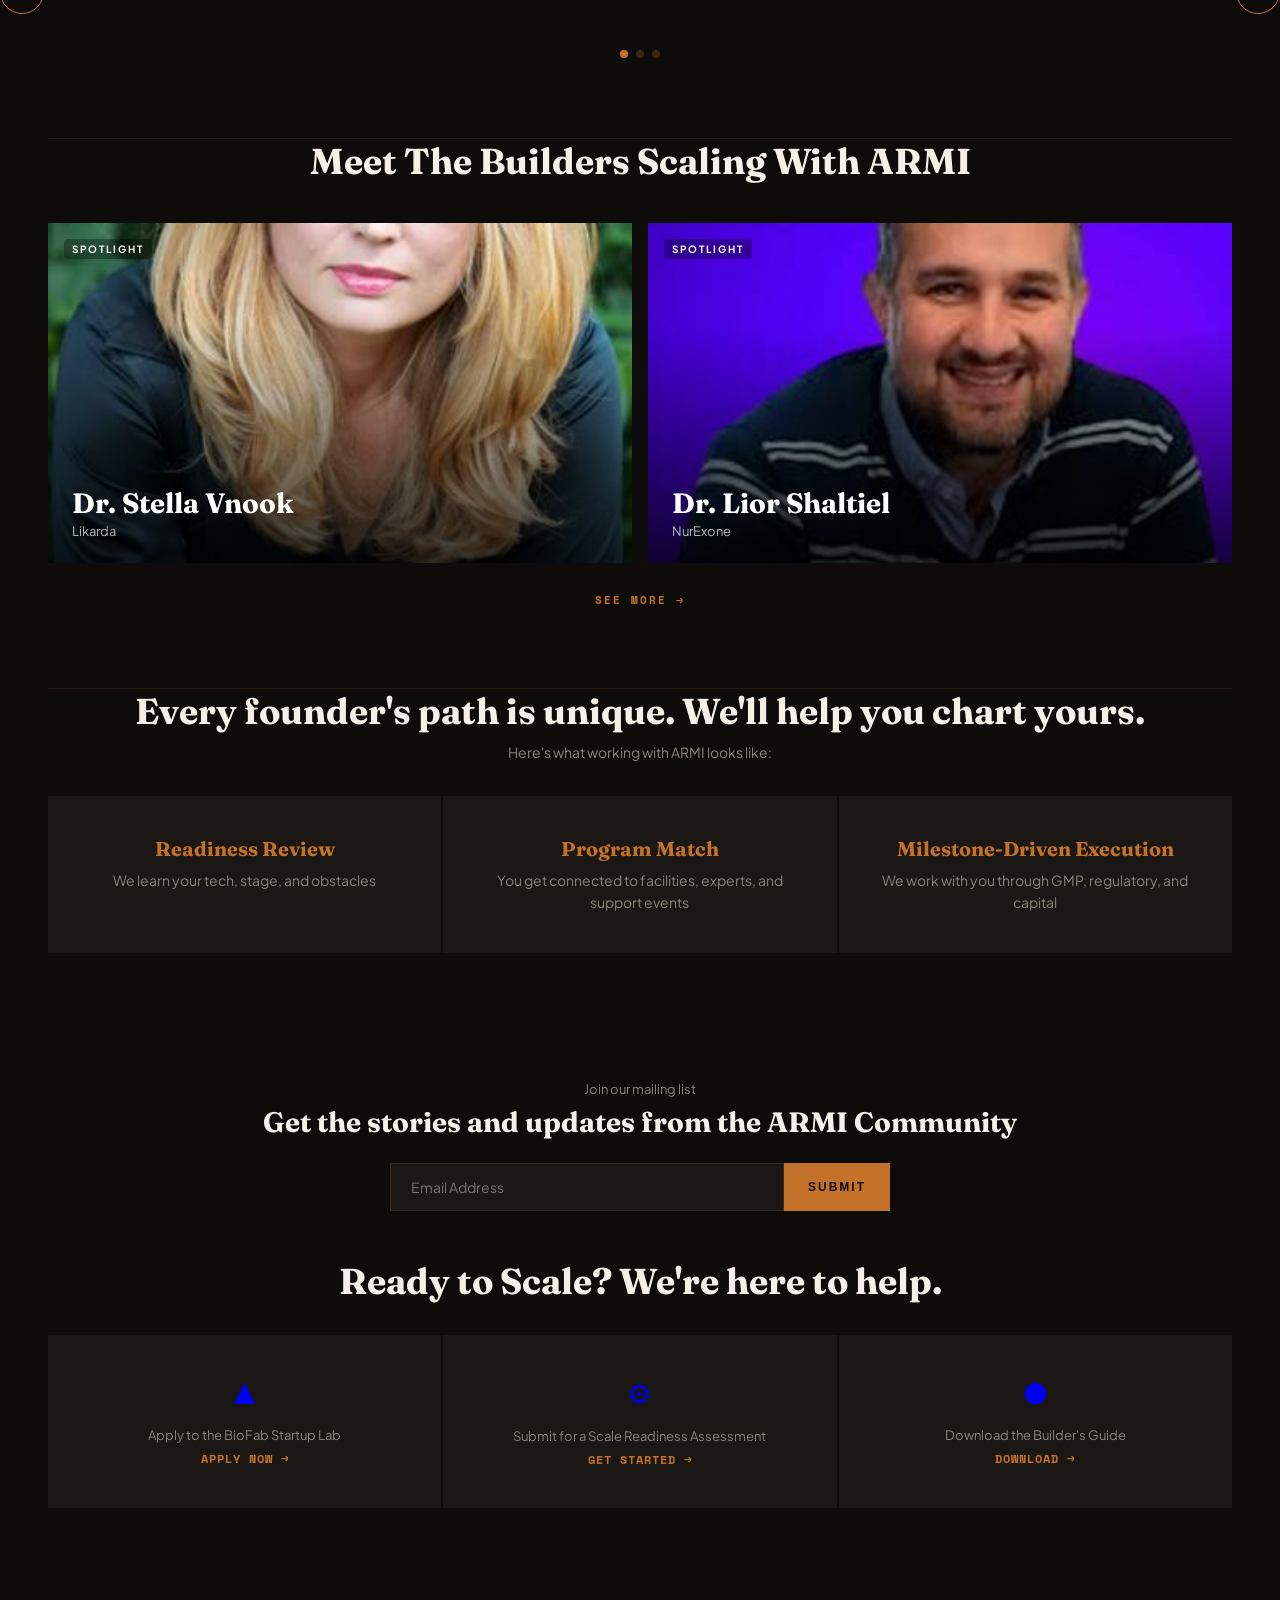
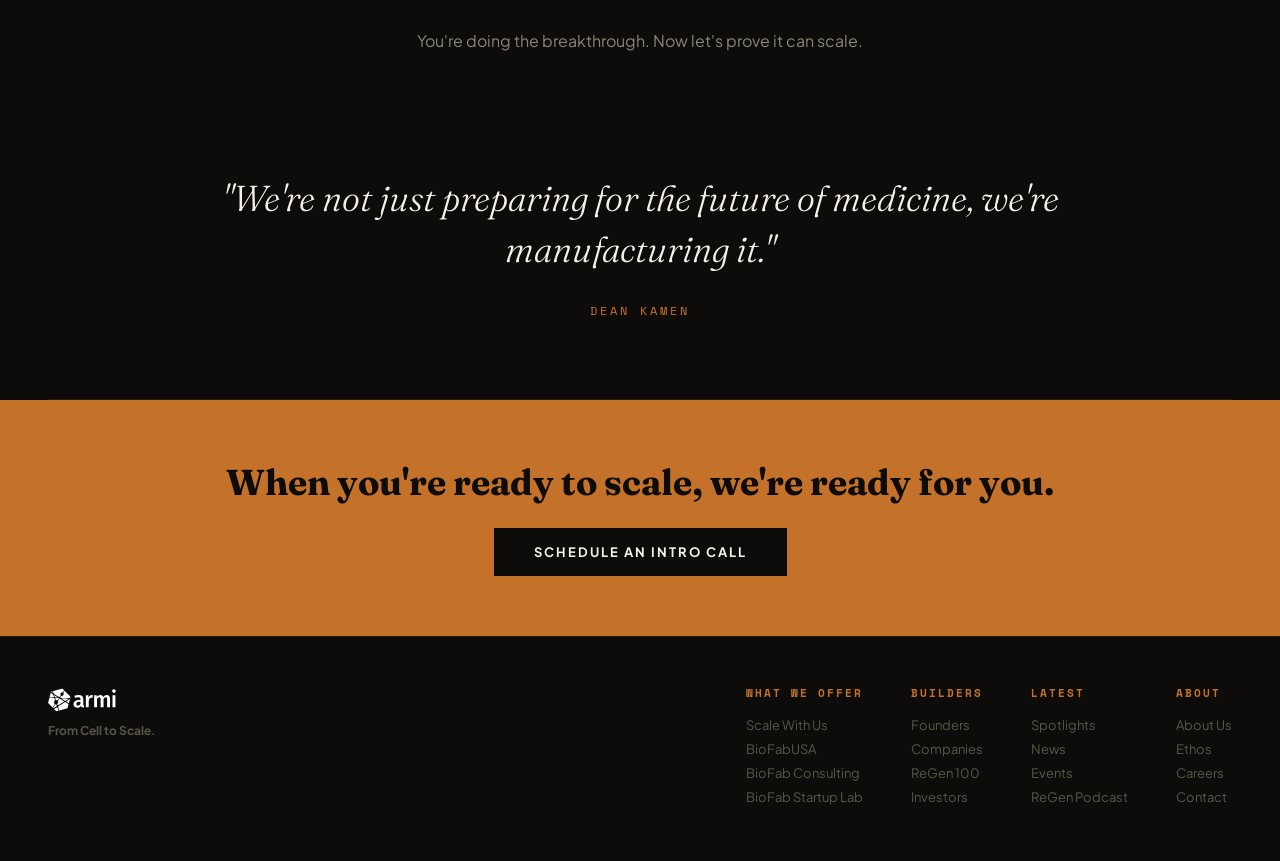
<file: founders.html>
<!DOCTYPE html>
<html lang="en">
<head>
<meta charset="UTF-8">
<meta name="viewport" content="width=device-width, initial-scale=1.0">
<title>Founders - ARMI</title>
<link rel="preconnect" href="https://fonts.googleapis.com">
<link href="https://fonts.googleapis.com/css2?family=DM+Sans:wght@400;500;700&family=Fraunces:ital,opsz,wght@0,9..144,300;0,9..144,500;0,9..144,700;0,9..144,900;1,9..144,400&family=Plus+Jakarta+Sans:wght@400;500;600;700&family=Space+Mono:wght@400;700&display=swap" rel="stylesheet">
<link href="https://api.fontshare.com/v2/css?f[]=clash-display@400,500,600,700&f[]=outfit@300,400,500,600,700&f[]=general-sans@400,500,600,700&f[]=satoshi@400,500,700&display=swap" rel="stylesheet">
<link rel="stylesheet" href="css/styles.css">
</head>
<body>

<!-- SWITCHER -->
<div class="switcher">
  <span class="switcher-label">Explore</span>
  <button class="switcher-btn active" onclick="show('forge')">Millyard Forge</button>
  <button class="switcher-btn" onclick="show('armi-mock')">ARMI</button>
  <button class="switcher-btn" onclick="show('signal')">Build Signal</button>
  <button class="switcher-btn" onclick="show('current-armi')">Current ARMI</button>
</div>

<!-- ============================================
     MOCKUP 1: MILLYARD FORGE
     ============================================ -->
<div class="mockup forge active" id="forge">
  <nav class="f-nav">
    <a href="index.html" class="f-logo"><img src="img/armi-logo.svg" alt="ARMI"></a>
    <div class="f-nav-links">
      <div class="nav-dropdown-wrap">
        <a href="#" class="nav-dropdown-trigger">What We Offer</a>
        <div class="nav-dropdown">
          <a href="scale-with-us.html">Scale With Us</a>
          <div class="dd-divider"></div>
          <a href="founders.html" class="dd-active">Founders</a>
          <a href="investors.html">Investors</a>
          <a href="pharma.html">Pharma</a>
          <a href="government.html">Government</a>
          <div class="dd-divider"></div>
          <a href="biofabusa.html">BioFabUSA</a>
          <a href="biofab-consulting.html">BioFab Consulting</a>
          <a href="bio-industries.html">Bio Industries</a>
          <a href="biofab.html">BioFab</a>
        </div>
      </div>
      <a href="#">Builders</a>
      <a href="#">Latest</a>
      <a href="#">About</a>
      <a href="#">Members</a>
    </div>
    <div class="mode-toggle">
      <span class="mode-toggle-label">Light</span>
      <label class="mode-toggle-switch"><input type="checkbox" onchange="toggleMode('forge',this.checked)"><div class="mode-toggle-track"></div><div class="mode-toggle-thumb"></div></label>
    </div>
    <a href="#" class="f-join">Join Us</a>
  </nav>

  <!-- Hero -->
  <div class="page-hero">
    <div class="page-label">Founders</div>
    <h1>You didn't start this to stall in the lab.</h1>
    <p class="page-sub">We built ARMI to help you scale faster, raise smarter, and manufacture better.</p>
  </div>

  <hr class="f-rule-thick">

  <!-- Promo Banner -->
  <div class="promo-banner">
    <div class="promo-banner-inner" style="background-image:url(img/summit.jpg)">
      <span class="pb-tag">Programs</span>
      <h3>Go from promising to production-ready.</h3>
      <p>Join ARMI's hands-on, cohort-based program for seed to Series A founders ready to scale. Access the team, infrastructure, and strategy to move from prototype to production and meet aligned investors at the BioFab Investment Summit.</p>
      <a href="#" class="pb-cta">Learn More &rarr;</a>
    </div>
  </div>

  <hr class="f-rule">

  <!-- Feature Grid -->
  <div class="feat-grid-header">
    <h2>Why Founders Choose ARMI</h2>
    <p>Access the ReGen Stack&trade; &mdash; our full-stack commercialization platform</p>
  </div>
  <div class="feat-grid">
    <div class="feat-item">
      <div class="f-si-num">01</div>
      <h4>Real Infrastructure</h4>
      <p>Not promises or PDFs. GMP access. Closed, automated systems. Tissue Foundry. Cleanrooms.</p>
    </div>
    <div class="feat-item">
      <div class="f-si-num">02</div>
      <h4>Regulatory Guidance</h4>
      <p>From IND strategy to payment pathways. No guesswork, no wasted time.</p>
    </div>
    <div class="feat-item">
      <div class="f-si-num">03</div>
      <h4>Capital Credibility</h4>
      <p>We help you be ready so you can pitch with proof, and introduce you to investors who understand regen.</p>
    </div>
  </div>

  <hr class="f-rule">

  <!-- Testimonial Carousel -->
  <div class="testimonial-carousel">
    <div class="tc-track">
      <div class="testimonial-item active">
        <blockquote>"We stopped talking about scale and started building it."</blockquote>
        <cite>Kristina Rinker, PhD, Co-Founder, Cytotheryx</cite>
      </div>
      <div class="testimonial-item">
        <blockquote>"We knew our therapy worked. ARMI helped us prove it could scale, and got us investor-ready."</blockquote>
        <cite>Carter Cliff, President, Agnos Therapeutics</cite>
      </div>
      <div class="testimonial-item">
        <blockquote>"At ARMI, we went from a promising material to a scalable medical solution."</blockquote>
        <cite>Luba Perry, PhD, Co-Founder, ReConstruct Bio</cite>
      </div>
    </div>
    <button class="tc-prev" aria-label="Previous quote">&larr;</button>
    <button class="tc-next" aria-label="Next quote">&rarr;</button>
    <div class="tc-dots">
      <span class="tc-dot active"></span>
      <span class="tc-dot"></span>
      <span class="tc-dot"></span>
    </div>
  </div>

  <hr class="f-rule">

  <!-- Spotlight Section -->
  <div class="spotlight-section">
    <div class="spot-header">
      <h2>Meet The Builders Scaling With ARMI</h2>
    </div>
    <div class="spot-grid">
      <div class="spot-card" style="background-image:url(img/stella.jpg)">
        <div class="spot-tag">Spotlight</div>
        <h3>Dr. Stella Vnook</h3>
        <p>Likarda</p>
      </div>
      <div class="spot-card" style="background-image:url(img/lior.jpg)">
        <div class="spot-tag">Spotlight</div>
        <h3>Dr. Lior Shaltiel</h3>
        <p>NurExone</p>
      </div>
    </div>
    <div class="spot-see-more"><a href="#">See More &rarr;</a></div>
  </div>

  <hr class="f-rule">

  <!-- Process Steps -->
  <div class="process-steps">
    <div class="process-steps-header">
      <h2>Every founder's path is unique. We'll help you chart yours.</h2>
      <p>Here's what working with ARMI looks like:</p>
    </div>
    <div class="steps-grid">
      <div class="step-item">
        <h4>Readiness Review</h4>
        <p>We learn your tech, stage, and obstacles</p>
      </div>
      <div class="step-item">
        <h4>Program Match</h4>
        <p>You get connected to facilities, experts, and support events</p>
      </div>
      <div class="step-item">
        <h4>Milestone-Driven Execution</h4>
        <p>We work with you through GMP, regulatory, and capital</p>
      </div>
    </div>
  </div>

  <!-- Email Signup -->
  <div class="email-signup">
    <div class="es-label">Join our mailing list</div>
    <h3>Get the stories and updates from the ARMI Community</h3>
    <form onsubmit="return false">
      <input type="email" placeholder="Email Address">
      <button type="submit">Submit</button>
    </form>
  </div>

  <!-- Action Cards -->
  <div class="action-cards">
    <div class="action-cards-header">
      <h2>Ready to Scale? We're here to help.</h2>
    </div>
    <div class="action-grid">
      <a href="#" class="action-card">
        <div class="act-icon">&#9650;</div>
        <p>Apply to the BioFab Startup Lab</p>
        <strong>Apply Now &rarr;</strong>
      </a>
      <a href="#" class="action-card">
        <div class="act-icon">&#9881;</div>
        <p>Submit for a Scale Readiness Assessment</p>
        <strong>Get Started &rarr;</strong>
      </a>
      <a href="#" class="action-card">
        <div class="act-icon">&#9679;</div>
        <p>Download the Builder's Guide</p>
        <strong>Download &rarr;</strong>
      </a>
    </div>
  </div>

  <!-- Closing Line -->
  <div class="closing-line">
    You're doing the breakthrough. Now let's prove it can scale.
  </div>

  <!-- Quote -->
  <div class="f-quote">
    <blockquote>"We're not just preparing for the future of medicine, we're manufacturing it."</blockquote>
    <cite>Dean Kamen</cite>
  </div>

  <hr class="f-rule">

  <!-- CTA Banner -->
  <div class="f-cta-banner">
    <h3>When you're ready to scale, we're ready for you.</h3>
    <a href="#">Schedule an Intro Call</a>
  </div>

  <!-- Footer -->
  <div class="f-footer">
    <div class="f-footer-brand"><img src="img/armi-logo.svg" alt="ARMI"><p>From Cell to Scale.</p></div>
    <div class="f-footer-col"><h5>What We Offer</h5><a href="scale-with-us.html">Scale With Us</a><a href="biofabusa.html">BioFabUSA</a><a href="biofab-consulting.html">BioFab Consulting</a><a href="founders.html">BioFab Startup Lab</a></div>
    <div class="f-footer-col"><h5>Builders</h5><a href="founders.html">Founders</a><a href="#">Companies</a><a href="#">ReGen 100</a><a href="investors.html">Investors</a></div>
    <div class="f-footer-col"><h5>Latest</h5><a href="#">Spotlights</a><a href="#">News</a><a href="#">Events</a><a href="#">ReGen Podcast</a></div>
    <div class="f-footer-col"><h5>About</h5><a href="#">About Us</a><a href="#">Ethos</a><a href="#">Careers</a><a href="#">Contact</a></div>
  </div>
</div>

<!-- ============================================
     MOCKUP 2: ARMI
     ============================================ -->
<div class="mockup armi-m" id="armi-mock">
  <nav class="a-nav">
    <a href="index.html" class="a-logo"><img src="img/armi-logo.svg" alt="ARMI"></a>
    <div class="a-nav-links">
      <div class="nav-dropdown-wrap">
        <a href="#" class="nav-dropdown-trigger">What We Offer</a>
        <div class="nav-dropdown">
          <a href="scale-with-us.html">Scale With Us</a>
          <div class="dd-divider"></div>
          <a href="founders.html" class="dd-active">Founders</a>
          <a href="investors.html">Investors</a>
          <a href="pharma.html">Pharma</a>
          <a href="government.html">Government</a>
          <div class="dd-divider"></div>
          <a href="biofabusa.html">BioFabUSA</a>
          <a href="biofab-consulting.html">BioFab Consulting</a>
          <a href="bio-industries.html">Bio Industries</a>
          <a href="biofab.html">BioFab</a>
        </div>
      </div>
      <a href="#">Builders</a>
      <a href="#">Latest</a>
      <a href="#">About</a>
      <a href="#">Members</a>
    </div>
    <div class="mode-toggle">
      <span class="mode-toggle-label">Dark</span>
      <label class="mode-toggle-switch"><input type="checkbox" onchange="toggleMode('armi-mock',this.checked)"><div class="mode-toggle-track"></div><div class="mode-toggle-thumb"></div></label>
    </div>
    <a href="#" class="a-join">Join Us</a>
  </nav>

  <!-- Hero -->
  <div class="page-hero">
    <div class="page-label">Founders</div>
    <h1>You didn't start this to stall in the lab.</h1>
    <p class="page-sub">We built ARMI to help you scale faster, raise smarter, and manufacture better.</p>
  </div>

  <div class="a-divider"><hr></div>

  <!-- Promo Banner -->
  <div class="promo-banner">
    <div class="promo-banner-inner" style="background-image:url(img/summit.jpg)">
      <span class="pb-tag">Programs</span>
      <h3>Go from promising to production-ready.</h3>
      <p>Join ARMI's hands-on, cohort-based program for seed to Series A founders ready to scale. Access the team, infrastructure, and strategy to move from prototype to production and meet aligned investors at the BioFab Investment Summit.</p>
      <a href="#" class="pb-cta">Learn More &rarr;</a>
    </div>
  </div>

  <div class="a-divider"><hr></div>

  <!-- Feature Grid -->
  <div class="feat-grid-header">
    <h2>Why Founders Choose ARMI</h2>
    <p>Access the ReGen Stack&trade; &mdash; our full-stack commercialization platform</p>
  </div>
  <div class="feat-grid">
    <div class="feat-item">
      <h4>Real Infrastructure</h4>
      <p>Not promises or PDFs. GMP access. Closed, automated systems. Tissue Foundry. Cleanrooms.</p>
    </div>
    <div class="feat-item">
      <h4>Regulatory Guidance</h4>
      <p>From IND strategy to payment pathways. No guesswork, no wasted time.</p>
    </div>
    <div class="feat-item">
      <h4>Capital Credibility</h4>
      <p>We help you be ready so you can pitch with proof, and introduce you to investors who understand regen.</p>
    </div>
  </div>

  <div class="a-divider"><hr></div>

  <!-- Testimonial Carousel -->
  <div class="testimonial-carousel">
    <div class="tc-track">
      <div class="testimonial-item active">
        <blockquote>"We stopped talking about scale and started building it."</blockquote>
        <cite>Kristina Rinker, PhD, Co-Founder, Cytotheryx</cite>
      </div>
      <div class="testimonial-item">
        <blockquote>"We knew our therapy worked. ARMI helped us prove it could scale, and got us investor-ready."</blockquote>
        <cite>Carter Cliff, President, Agnos Therapeutics</cite>
      </div>
      <div class="testimonial-item">
        <blockquote>"At ARMI, we went from a promising material to a scalable medical solution."</blockquote>
        <cite>Luba Perry, PhD, Co-Founder, ReConstruct Bio</cite>
      </div>
    </div>
    <button class="tc-prev" aria-label="Previous quote">&larr;</button>
    <button class="tc-next" aria-label="Next quote">&rarr;</button>
    <div class="tc-dots">
      <span class="tc-dot active"></span>
      <span class="tc-dot"></span>
      <span class="tc-dot"></span>
    </div>
  </div>

  <div class="a-divider"><hr></div>

  <!-- Spotlight Section -->
  <div class="spotlight-section">
    <div class="spot-header">
      <h2>Meet The Builders Scaling With ARMI</h2>
    </div>
    <div class="spot-grid">
      <div class="spot-card" style="background-image:url(img/stella.jpg)">
        <div class="spot-tag">Spotlight</div>
        <h3>Dr. Stella Vnook</h3>
        <p>Likarda</p>
      </div>
      <div class="spot-card" style="background-image:url(img/lior.jpg)">
        <div class="spot-tag">Spotlight</div>
        <h3>Dr. Lior Shaltiel</h3>
        <p>NurExone</p>
      </div>
    </div>
    <div class="spot-see-more"><a href="#">See More &rarr;</a></div>
  </div>

  <div class="a-divider"><hr></div>

  <!-- Process Steps -->
  <div class="process-steps">
    <div class="process-steps-header">
      <h2>Every founder's path is unique. We'll help you chart yours.</h2>
      <p>Here's what working with ARMI looks like:</p>
    </div>
    <div class="steps-grid">
      <div class="step-item">
        <h4>Readiness Review</h4>
        <p>We learn your tech, stage, and obstacles</p>
      </div>
      <div class="step-item">
        <h4>Program Match</h4>
        <p>You get connected to facilities, experts, and support events</p>
      </div>
      <div class="step-item">
        <h4>Milestone-Driven Execution</h4>
        <p>We work with you through GMP, regulatory, and capital</p>
      </div>
    </div>
  </div>

  <!-- Email Signup -->
  <div class="email-signup">
    <div class="es-label">Join our mailing list</div>
    <h3>Get the stories and updates from the ARMI Community</h3>
    <form onsubmit="return false">
      <input type="email" placeholder="Email Address">
      <button type="submit">Submit</button>
    </form>
  </div>

  <!-- Action Cards -->
  <div class="action-cards">
    <div class="action-cards-header">
      <h2>Ready to Scale? We're here to help.</h2>
    </div>
    <div class="action-grid">
      <a href="#" class="action-card">
        <div class="act-icon">&#9650;</div>
        <p>Apply to the BioFab Startup Lab</p>
        <strong>Apply Now &rarr;</strong>
      </a>
      <a href="#" class="action-card">
        <div class="act-icon">&#9881;</div>
        <p>Submit for a Scale Readiness Assessment</p>
        <strong>Get Started &rarr;</strong>
      </a>
      <a href="#" class="action-card">
        <div class="act-icon">&#9679;</div>
        <p>Download the Builder's Guide</p>
        <strong>Download &rarr;</strong>
      </a>
    </div>
  </div>

  <!-- Closing Line -->
  <div class="closing-line">
    You're doing the breakthrough. Now let's prove it can scale.
  </div>

  <!-- Quote -->
  <div class="a-quote">
    <blockquote>"We're not just preparing for the future of medicine, we're manufacturing it."</blockquote>
    <cite>Dean Kamen</cite>
  </div>

  <!-- CTA -->
  <div style="padding:0 48px">
    <div class="a-cta-section">
      <h3>When you're ready to scale, we're ready for you.</h3>
      <p>Every founder's path is unique. We'll help you chart yours.</p>
      <a href="#">Schedule an Intro Call</a>
    </div>
  </div>

  <!-- Footer -->
  <div class="a-footer">
    <div class="a-footer-inner">
      <div class="a-footer-brand"><div class="a-f-logo"><img src="img/armi-logo.svg" alt="ARMI"></div><div class="a-f-tag">From Cell to Scale.</div></div>
      <div><h5>What We Offer</h5><a href="scale-with-us.html">Scale With Us</a><a href="biofabusa.html">BioFabUSA</a><a href="biofab-consulting.html">BioFab Consulting</a><a href="founders.html">BioFab Startup Lab</a></div>
      <div><h5>Builders</h5><a href="founders.html">Founders</a><a href="#">Companies</a><a href="#">ReGen 100</a><a href="investors.html">Investors</a></div>
      <div><h5>Latest</h5><a href="#">Spotlights</a><a href="#">News</a><a href="#">Events</a><a href="#">ReGen Podcast</a></div>
      <div><h5>About</h5><a href="#">About Us</a><a href="#">Ethos</a><a href="#">Careers</a><a href="#">Contact</a></div>
    </div>
    <div class="a-footer-bottom"><span>ARMI. From Cell to Scale.</span><span>Manchester, NH</span></div>
  </div>
</div>

<!-- ============================================
     MOCKUP 3: BUILD SIGNAL
     ============================================ -->
<div class="mockup signal" id="signal">
  <nav class="s-nav">
    <a href="index.html" class="s-logo"><img src="img/armi-logo.svg" alt="ARMI"></a>
    <div class="s-nav-links">
      <div class="nav-dropdown-wrap">
        <a href="#" class="nav-dropdown-trigger">What We Offer</a>
        <div class="nav-dropdown">
          <a href="scale-with-us.html">Scale With Us</a>
          <div class="dd-divider"></div>
          <a href="founders.html" class="dd-active">Founders</a>
          <a href="investors.html">Investors</a>
          <a href="pharma.html">Pharma</a>
          <a href="government.html">Government</a>
          <div class="dd-divider"></div>
          <a href="biofabusa.html">BioFabUSA</a>
          <a href="biofab-consulting.html">BioFab Consulting</a>
          <a href="bio-industries.html">Bio Industries</a>
          <a href="biofab.html">BioFab</a>
        </div>
      </div>
      <a href="#">Builders</a>
      <a href="#">Latest</a>
      <a href="#">About</a>
      <a href="#">Members</a>
    </div>
    <div class="mode-toggle">
      <span class="mode-toggle-label">Dark</span>
      <label class="mode-toggle-switch"><input type="checkbox" onchange="toggleMode('signal',this.checked)"><div class="mode-toggle-track"></div><div class="mode-toggle-thumb"></div></label>
    </div>
    <a href="#" class="s-join">Join Us</a>
  </nav>

  <!-- Hero -->
  <div class="page-hero">
    <div class="page-label">Founders</div>
    <h1>You didn't start this to stall in the lab.</h1>
    <p class="page-sub">We built ARMI to help you scale faster, raise smarter, and manufacture better.</p>
  </div>

  <!-- Promo Banner -->
  <div class="promo-banner">
    <div class="promo-banner-inner" style="background-image:url(img/summit.jpg)">
      <span class="pb-tag">Programs</span>
      <h3>Go from promising to production-ready.</h3>
      <p>Join ARMI's hands-on, cohort-based program for seed to Series A founders ready to scale. Access the team, infrastructure, and strategy to move from prototype to production and meet aligned investors at the BioFab Investment Summit.</p>
      <a href="#" class="pb-cta">Learn More &rarr;</a>
    </div>
  </div>

  <!-- Feature Grid -->
  <div class="feat-grid-header">
    <h2>Why Founders Choose ARMI</h2>
    <p>Access the ReGen Stack&trade; &mdash; our full-stack commercialization platform</p>
  </div>
  <div class="feat-grid">
    <div class="feat-item">
      <div class="feat-num">SYS.01</div>
      <h4>Real Infrastructure</h4>
      <p>Not promises or PDFs. GMP access. Closed, automated systems. Tissue Foundry. Cleanrooms.</p>
    </div>
    <div class="feat-item">
      <div class="feat-num">SYS.02</div>
      <h4>Regulatory Guidance</h4>
      <p>From IND strategy to payment pathways. No guesswork, no wasted time.</p>
    </div>
    <div class="feat-item">
      <div class="feat-num">SYS.03</div>
      <h4>Capital Credibility</h4>
      <p>We help you be ready so you can pitch with proof, and introduce you to investors who understand regen.</p>
    </div>
  </div>

  <!-- Testimonial Carousel -->
  <div class="testimonial-carousel">
    <div class="tc-track">
      <div class="testimonial-item active">
        <blockquote>"We stopped talking about scale and started building it."</blockquote>
        <cite>Kristina Rinker, PhD, Co-Founder, Cytotheryx</cite>
      </div>
      <div class="testimonial-item">
        <blockquote>"We knew our therapy worked. ARMI helped us prove it could scale, and got us investor-ready."</blockquote>
        <cite>Carter Cliff, President, Agnos Therapeutics</cite>
      </div>
      <div class="testimonial-item">
        <blockquote>"At ARMI, we went from a promising material to a scalable medical solution."</blockquote>
        <cite>Luba Perry, PhD, Co-Founder, ReConstruct Bio</cite>
      </div>
    </div>
    <button class="tc-prev" aria-label="Previous quote">&larr;</button>
    <button class="tc-next" aria-label="Next quote">&rarr;</button>
    <div class="tc-dots">
      <span class="tc-dot active"></span>
      <span class="tc-dot"></span>
      <span class="tc-dot"></span>
    </div>
  </div>

  <!-- Spotlight Section -->
  <div class="spotlight-section">
    <div class="spot-header">
      <h2>Meet The Builders Scaling With ARMI</h2>
    </div>
    <div class="spot-grid">
      <div class="spot-card" style="background-image:url(img/stella.jpg)">
        <div class="spot-tag">Spotlight</div>
        <h3>Dr. Stella Vnook</h3>
        <p>Likarda</p>
      </div>
      <div class="spot-card" style="background-image:url(img/lior.jpg)">
        <div class="spot-tag">Spotlight</div>
        <h3>Dr. Lior Shaltiel</h3>
        <p>NurExone</p>
      </div>
    </div>
    <div class="spot-see-more"><a href="#">See More &rarr;</a></div>
  </div>

  <!-- Process Steps -->
  <div class="process-steps">
    <div class="process-steps-header">
      <h2>Every founder's path is unique. We'll help you chart yours.</h2>
      <p>Here's what working with ARMI looks like:</p>
    </div>
    <div class="steps-grid">
      <div class="step-item">
        <h4>Readiness Review</h4>
        <p>We learn your tech, stage, and obstacles</p>
      </div>
      <div class="step-item">
        <h4>Program Match</h4>
        <p>You get connected to facilities, experts, and support events</p>
      </div>
      <div class="step-item">
        <h4>Milestone-Driven Execution</h4>
        <p>We work with you through GMP, regulatory, and capital</p>
      </div>
    </div>
  </div>

  <!-- Email Signup -->
  <div class="email-signup">
    <div class="es-label">Join our mailing list</div>
    <h3>Get the stories and updates from the ARMI Community</h3>
    <form onsubmit="return false">
      <input type="email" placeholder="Email Address">
      <button type="submit">Submit</button>
    </form>
  </div>

  <!-- Action Cards -->
  <div class="action-cards">
    <div class="action-cards-header">
      <h2>Ready to Scale? We're here to help.</h2>
    </div>
    <div class="action-grid">
      <a href="#" class="action-card">
        <div class="act-icon">&#9679;</div>
        <p>Apply to the BioFab Startup Lab</p>
        <strong>Apply Now &rarr;</strong>
      </a>
      <a href="#" class="action-card">
        <div class="act-icon">&#9679;</div>
        <p>Submit for a Scale Readiness Assessment</p>
        <strong>Get Started &rarr;</strong>
      </a>
      <a href="#" class="action-card">
        <div class="act-icon">&#9679;</div>
        <p>Download the Builder's Guide</p>
        <strong>Download &rarr;</strong>
      </a>
    </div>
  </div>

  <!-- Closing Line -->
  <div class="closing-line">
    You're doing the breakthrough. Now let's prove it can scale.
  </div>

  <!-- Quote -->
  <div class="s-quote">
    <blockquote>"We're not just preparing for the future of medicine, we're manufacturing it."</blockquote>
    <cite>Dean Kamen</cite>
  </div>

  <!-- CTA Banner -->
  <div class="s-cta-banner">
    <h3>When you're ready to scale, we're ready for you.</h3>
    <p>Every founder's path is unique. We'll help you chart yours.</p>
    <a href="#">Schedule an Intro Call</a>
  </div>

  <!-- Footer -->
  <div class="s-footer">
    <div class="s-footer-inner">
      <div class="s-footer-brand"><img src="img/armi-logo.svg" alt="ARMI"><p>From Cell to Scale. Manchester, NH.</p></div>
      <div><h5>What We Offer</h5><a href="scale-with-us.html">Scale With Us</a><a href="biofabusa.html">BioFabUSA</a><a href="biofab-consulting.html">BioFab Consulting</a><a href="founders.html">BioFab Startup Lab</a></div>
      <div><h5>Builders</h5><a href="founders.html">Founders</a><a href="#">Companies</a><a href="#">ReGen 100</a><a href="investors.html">Investors</a></div>
      <div><h5>Latest</h5><a href="#">Spotlights</a><a href="#">News</a><a href="#">Events</a><a href="#">ReGen Podcast</a></div>
      <div><h5>About</h5><a href="#">About Us</a><a href="#">Ethos</a><a href="#">Careers</a><a href="#">Contact</a></div>
    </div>
  </div>
</div>

<!-- ============================================
     MOCKUP 4: CURRENT ARMI
     ============================================ -->
<div class="mockup current-armi" id="current-armi">
  <nav class="ca-nav">
    <a href="index.html" class="ca-logo"><img src="img/armi-logo.svg" alt="ARMI"></a>
    <div class="ca-nav-links">
      <div class="nav-dropdown-wrap">
        <a href="#" class="nav-dropdown-trigger">What We Offer</a>
        <div class="nav-dropdown">
          <a href="scale-with-us.html">Scale With Us</a>
          <div class="dd-divider"></div>
          <a href="founders.html" class="dd-active">Founders</a>
          <a href="investors.html">Investors</a>
          <a href="pharma.html">Pharma</a>
          <a href="government.html">Government</a>
          <div class="dd-divider"></div>
          <a href="biofabusa.html">BioFabUSA</a>
          <a href="biofab-consulting.html">BioFab Consulting</a>
          <a href="bio-industries.html">Bio Industries</a>
          <a href="biofab.html">BioFab</a>
        </div>
      </div>
      <a href="#">Builders</a>
      <a href="#">Latest</a>
      <a href="#">About</a>
      <a href="#">Members</a>
    </div>
    <div class="mode-toggle">
      <span class="mode-toggle-label">Dark</span>
      <label class="mode-toggle-switch"><input type="checkbox" onchange="toggleMode('current-armi',this.checked)"><div class="mode-toggle-track"></div><div class="mode-toggle-thumb"></div></label>
    </div>
    <a href="#" class="ca-join">Join Us</a>
  </nav>

  <!-- Hero -->
  <div class="page-hero">
    <div class="page-label">Founders</div>
    <h1>You didn't start this to stall in the lab.</h1>
    <p class="page-sub">We built ARMI to help you scale faster, raise smarter, and manufacture better.</p>
  </div>

  <hr class="ca-rule">

  <!-- Promo Banner -->
  <div class="promo-banner">
    <div class="promo-banner-inner" style="background-image:url(img/summit.jpg)">
      <span class="pb-tag">Programs</span>
      <h3>Go from promising to production-ready.</h3>
      <p>Join ARMI's hands-on, cohort-based program for seed to Series A founders ready to scale. Access the team, infrastructure, and strategy to move from prototype to production and meet aligned investors at the BioFab Investment Summit.</p>
      <a href="#" class="pb-cta">Learn More &rarr;</a>
    </div>
  </div>

  <hr class="ca-rule">

  <!-- Feature Grid -->
  <div class="feat-grid-header">
    <h2>Why Founders Choose ARMI</h2>
    <p>Access the ReGen Stack&trade; &mdash; our full-stack commercialization platform</p>
  </div>
  <div class="feat-grid">
    <div class="feat-item">
      <h4>Real Infrastructure</h4>
      <p>Not promises or PDFs. GMP access. Closed, automated systems. Tissue Foundry. Cleanrooms.</p>
    </div>
    <div class="feat-item">
      <h4>Regulatory Guidance</h4>
      <p>From IND strategy to payment pathways. No guesswork, no wasted time.</p>
    </div>
    <div class="feat-item">
      <h4>Capital Credibility</h4>
      <p>We help you be ready so you can pitch with proof, and introduce you to investors who understand regen.</p>
    </div>
  </div>

  <hr class="ca-rule">

  <!-- Testimonial Carousel -->
  <div class="testimonial-carousel">
    <div class="tc-track">
      <div class="testimonial-item active">
        <blockquote>"We stopped talking about scale and started building it."</blockquote>
        <cite>Kristina Rinker, PhD, Co-Founder, Cytotheryx</cite>
      </div>
      <div class="testimonial-item">
        <blockquote>"We knew our therapy worked. ARMI helped us prove it could scale, and got us investor-ready."</blockquote>
        <cite>Carter Cliff, President, Agnos Therapeutics</cite>
      </div>
      <div class="testimonial-item">
        <blockquote>"At ARMI, we went from a promising material to a scalable medical solution."</blockquote>
        <cite>Luba Perry, PhD, Co-Founder, ReConstruct Bio</cite>
      </div>
    </div>
    <button class="tc-prev" aria-label="Previous quote">&larr;</button>
    <button class="tc-next" aria-label="Next quote">&rarr;</button>
    <div class="tc-dots">
      <span class="tc-dot active"></span>
      <span class="tc-dot"></span>
      <span class="tc-dot"></span>
    </div>
  </div>

  <hr class="ca-rule">

  <!-- Spotlight Section -->
  <div class="spotlight-section">
    <div class="spot-header">
      <h2>Meet The Builders Scaling With ARMI</h2>
    </div>
    <div class="spot-grid">
      <div class="spot-card" style="background-image:url(img/stella.jpg)">
        <div class="spot-tag">Spotlight</div>
        <h3>Dr. Stella Vnook</h3>
        <p>Likarda</p>
      </div>
      <div class="spot-card" style="background-image:url(img/lior.jpg)">
        <div class="spot-tag">Spotlight</div>
        <h3>Dr. Lior Shaltiel</h3>
        <p>NurExone</p>
      </div>
    </div>
    <div class="spot-see-more"><a href="#">See More &rarr;</a></div>
  </div>

  <hr class="ca-rule">

  <!-- Process Steps -->
  <div class="process-steps">
    <div class="process-steps-header">
      <h2>Every founder's path is unique. We'll help you chart yours.</h2>
      <p>Here's what working with ARMI looks like:</p>
    </div>
    <div class="steps-grid">
      <div class="step-item">
        <h4>Readiness Review</h4>
        <p>We learn your tech, stage, and obstacles</p>
      </div>
      <div class="step-item">
        <h4>Program Match</h4>
        <p>You get connected to facilities, experts, and support events</p>
      </div>
      <div class="step-item">
        <h4>Milestone-Driven Execution</h4>
        <p>We work with you through GMP, regulatory, and capital</p>
      </div>
    </div>
  </div>

  <!-- Email Signup -->
  <div class="email-signup">
    <div class="es-label">Join our mailing list</div>
    <h3>Get the stories and updates from the ARMI Community</h3>
    <form onsubmit="return false">
      <input type="email" placeholder="Email Address">
      <button type="submit">Submit</button>
    </form>
  </div>

  <!-- Action Cards -->
  <div class="action-cards">
    <div class="action-cards-header">
      <h2>Ready to Scale? We're here to help.</h2>
    </div>
    <div class="action-grid">
      <a href="#" class="action-card">
        <div class="act-icon">&#9650;</div>
        <p>Apply to the BioFab Startup Lab</p>
        <strong>Apply Now &rarr;</strong>
      </a>
      <a href="#" class="action-card">
        <div class="act-icon">&#9881;</div>
        <p>Submit for a Scale Readiness Assessment</p>
        <strong>Get Started &rarr;</strong>
      </a>
      <a href="#" class="action-card">
        <div class="act-icon">&#9679;</div>
        <p>Download the Builder's Guide</p>
        <strong>Download &rarr;</strong>
      </a>
    </div>
  </div>

  <!-- Closing Line -->
  <div class="closing-line">
    You're doing the breakthrough. Now let's prove it can scale.
  </div>

  <!-- Quote -->
  <div class="ca-quote">
    <blockquote>"We're not just preparing for the future of medicine, we're manufacturing it."</blockquote>
    <cite>Dean Kamen</cite>
  </div>

  <hr class="ca-rule">

  <!-- CTA Banner -->
  <div class="ca-cta-banner">
    <h3>When you're ready to scale, we're ready for you.</h3>
    <a href="#">Schedule an Intro Call</a>
  </div>

  <!-- Footer -->
  <div class="ca-footer">
    <div class="ca-footer-inner">
      <div class="ca-footer-brand"><img src="img/armi-logo.svg" alt="ARMI"><p>From Cell to Scale.</p></div>
      <div class="ca-footer-col"><h5>What We Offer</h5><a href="scale-with-us.html">Scale With Us</a><a href="biofabusa.html">BioFabUSA</a><a href="biofab-consulting.html">BioFab Consulting</a><a href="founders.html">BioFab Startup Lab</a></div>
      <div class="ca-footer-col"><h5>Builders</h5><a href="founders.html">Founders</a><a href="#">Companies</a><a href="#">ReGen 100</a><a href="investors.html">Investors</a></div>
      <div class="ca-footer-col"><h5>Latest</h5><a href="#">Spotlights</a><a href="#">News</a><a href="#">Events</a><a href="#">ReGen Podcast</a></div>
      <div class="ca-footer-col"><h5>About</h5><a href="#">About Us</a><a href="#">Ethos</a><a href="#">Careers</a><a href="#">Contact</a></div>
    </div>
  </div>
</div>

<script src="js/main.js"></script>
</body>
</html>
</file>
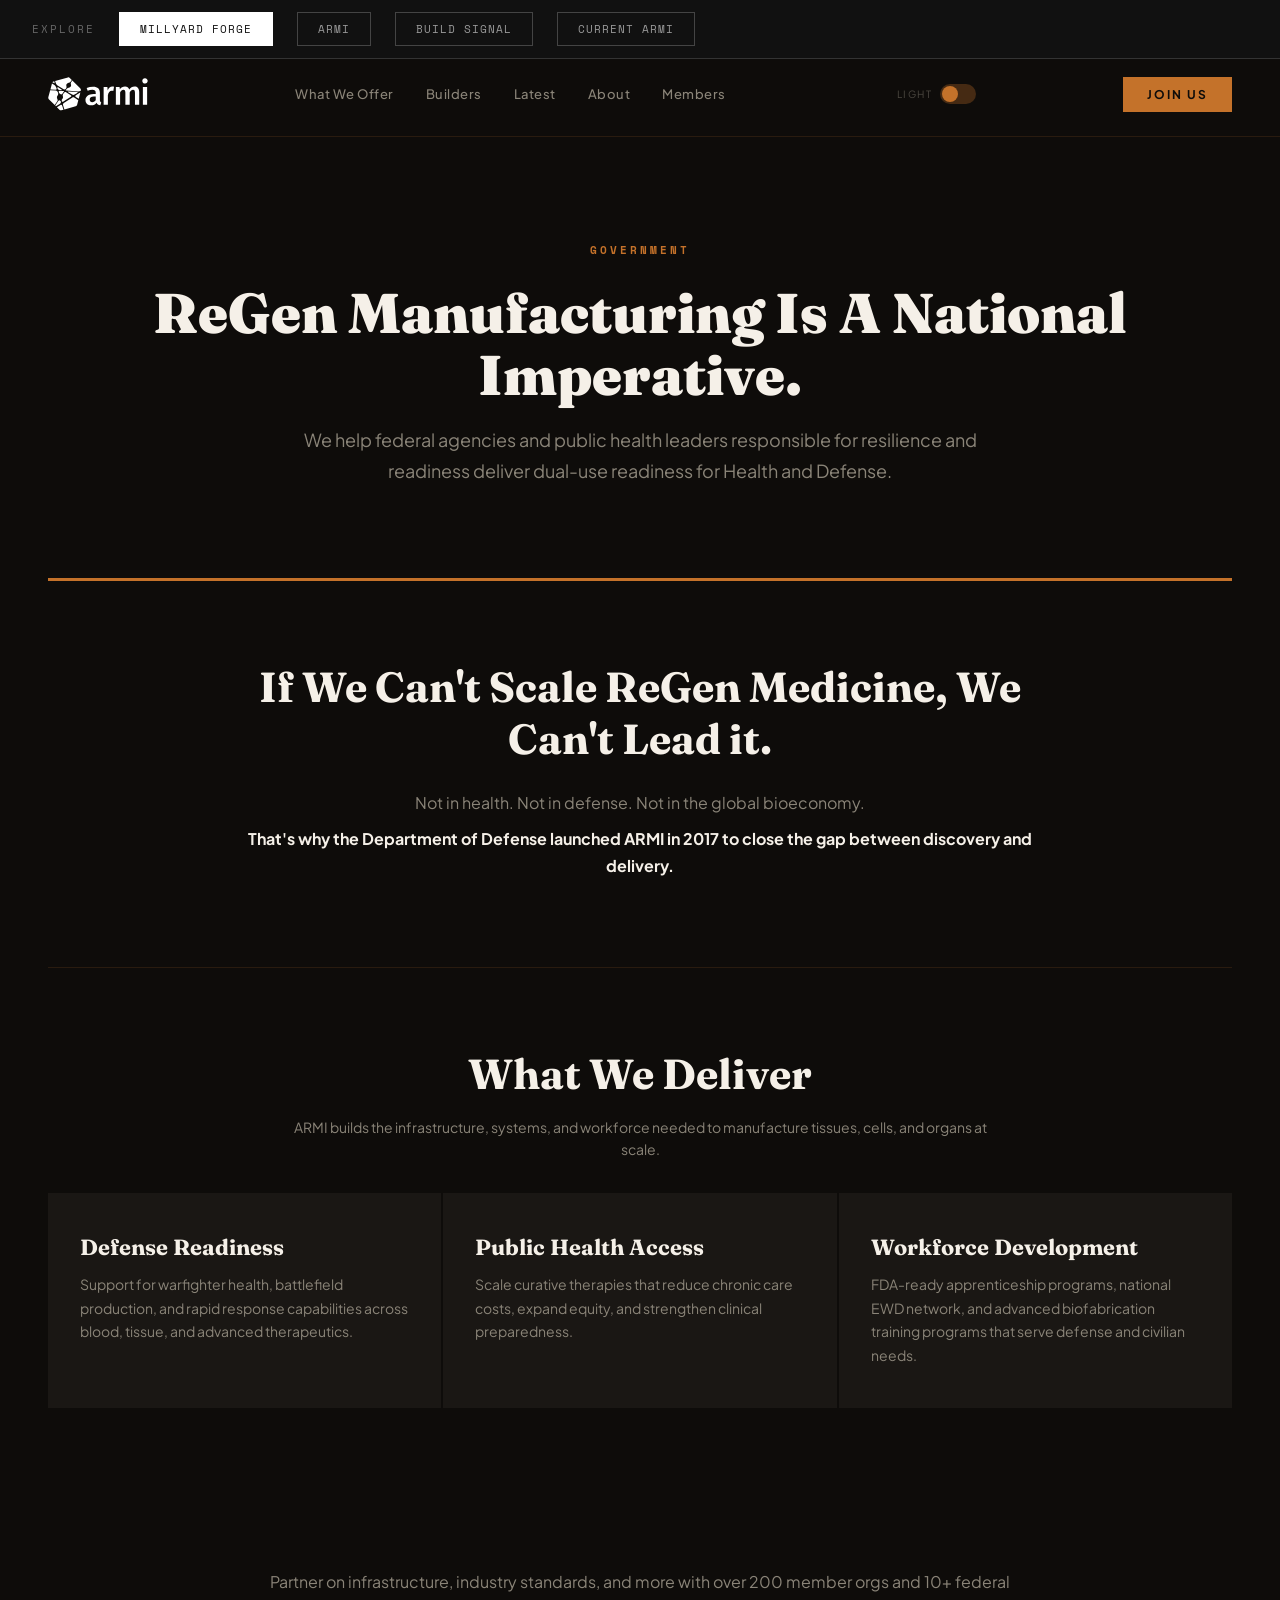
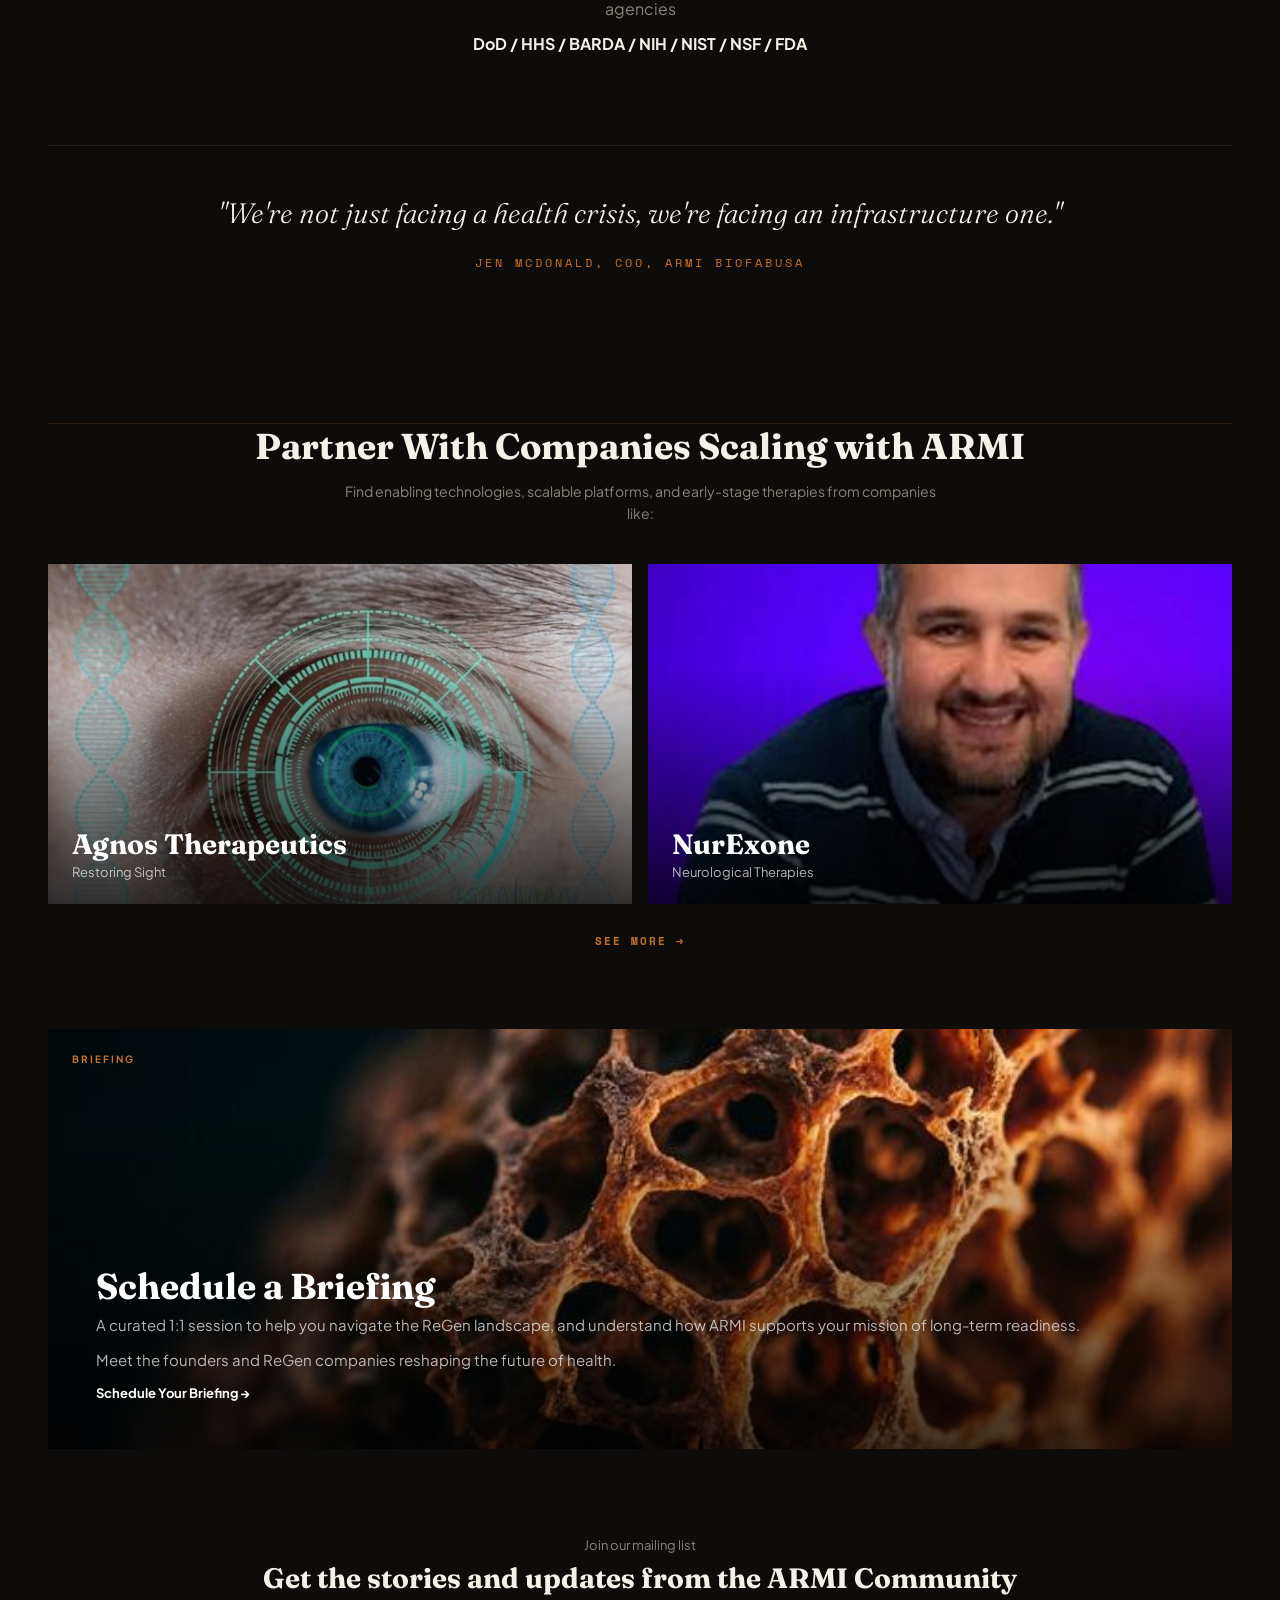
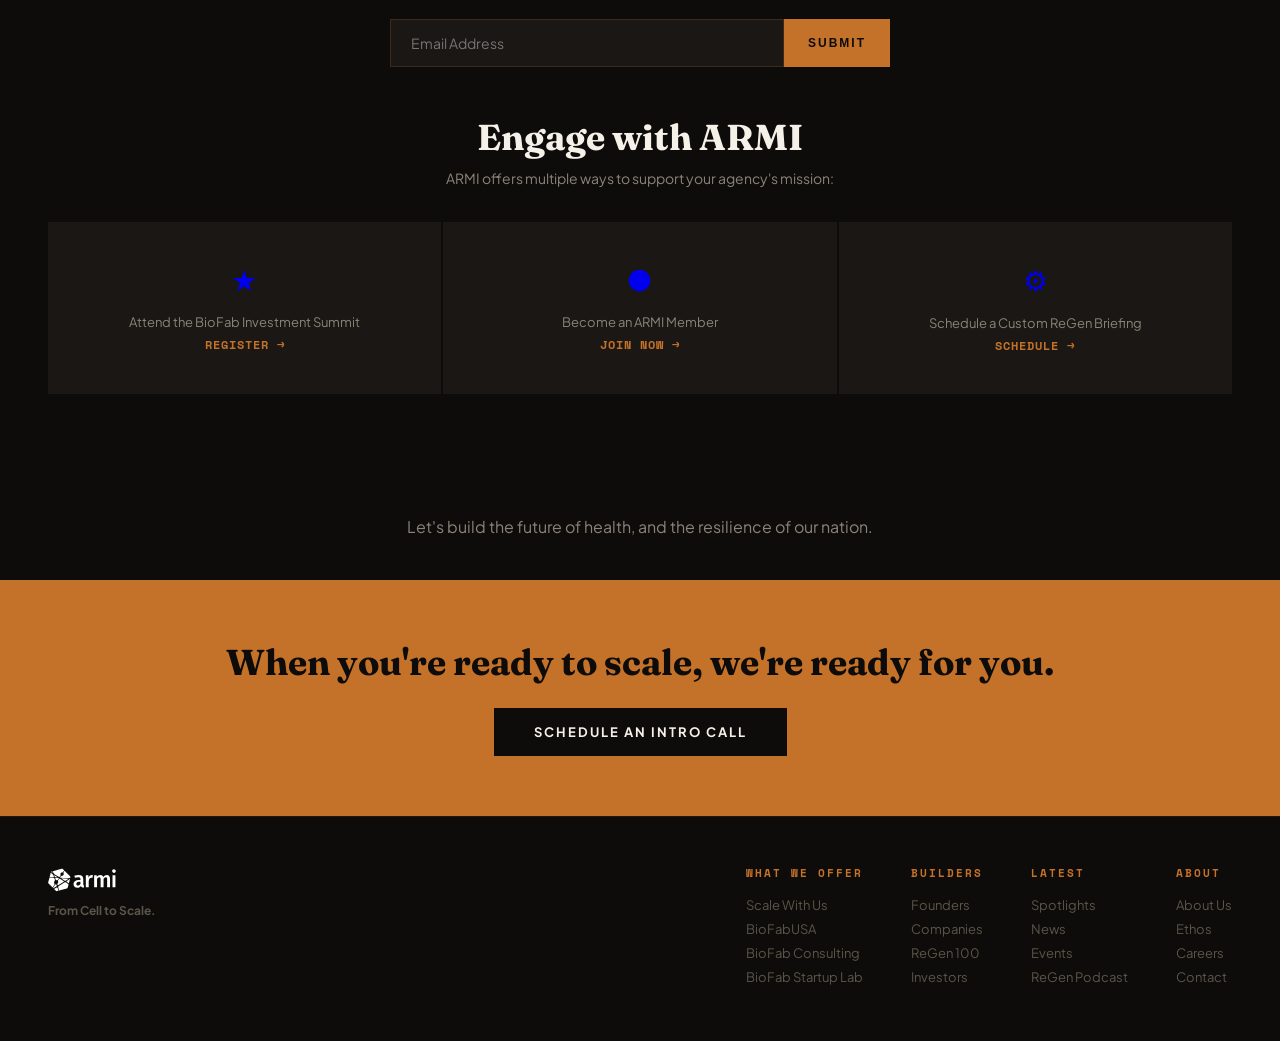
<file: government.html>
<!DOCTYPE html>
<html lang="en">
<head>
<meta charset="UTF-8">
<meta name="viewport" content="width=device-width, initial-scale=1.0">
<title>Government - ARMI</title>
<link rel="preconnect" href="https://fonts.googleapis.com">
<link href="https://fonts.googleapis.com/css2?family=DM+Sans:wght@400;500;700&family=Fraunces:ital,opsz,wght@0,9..144,300;0,9..144,500;0,9..144,700;0,9..144,900;1,9..144,400&family=Plus+Jakarta+Sans:wght@400;500;600;700&family=Space+Mono:wght@400;700&display=swap" rel="stylesheet">
<link href="https://api.fontshare.com/v2/css?f[]=clash-display@400,500,600,700&f[]=outfit@300,400,500,600,700&f[]=general-sans@400,500,600,700&f[]=satoshi@400,500,700&display=swap" rel="stylesheet">
<link rel="stylesheet" href="css/styles.css">
</head>
<body>

<!-- SWITCHER -->
<div class="switcher">
  <span class="switcher-label">Explore</span>
  <button class="switcher-btn active" onclick="show('forge')">Millyard Forge</button>
  <button class="switcher-btn" onclick="show('armi-mock')">ARMI</button>
  <button class="switcher-btn" onclick="show('signal')">Build Signal</button>
  <button class="switcher-btn" onclick="show('current-armi')">Current ARMI</button>
</div>

<!-- ============================================
     MOCKUP 1: MILLYARD FORGE
     ============================================ -->
<div class="mockup forge active" id="forge">
  <nav class="f-nav">
    <a href="index.html" class="f-logo"><img src="img/armi-logo.svg" alt="ARMI"></a>
    <div class="f-nav-links">
      <div class="nav-dropdown-wrap">
        <a href="#" class="nav-dropdown-trigger">What We Offer</a>
        <div class="nav-dropdown">
          <a href="scale-with-us.html">Scale With Us</a>
          <div class="dd-divider"></div>
          <a href="founders.html">Founders</a>
          <a href="investors.html">Investors</a>
          <a href="pharma.html">Pharma</a>
          <a href="government.html" class="dd-active">Government</a>
          <div class="dd-divider"></div>
          <a href="biofabusa.html">BioFabUSA</a>
          <a href="biofab-consulting.html">BioFab Consulting</a>
          <a href="bio-industries.html">Bio Industries</a>
          <a href="biofab.html">BioFab</a>
        </div>
      </div>
      <a href="#">Builders</a>
      <a href="#">Latest</a>
      <a href="#">About</a>
      <a href="#">Members</a>
    </div>
    <div class="mode-toggle">
      <span class="mode-toggle-label">Light</span>
      <label class="mode-toggle-switch"><input type="checkbox" onchange="toggleMode('forge',this.checked)"><div class="mode-toggle-track"></div><div class="mode-toggle-thumb"></div></label>
    </div>
    <a href="#" class="f-join">Join Us</a>
  </nav>

  <!-- Hero -->
  <div class="page-hero">
    <div class="page-label">Government</div>
    <h1>ReGen Manufacturing Is A National Imperative.</h1>
    <p class="page-sub">We help federal agencies and public health leaders responsible for resilience and readiness deliver dual-use readiness for Health and Defense.</p>
  </div>

  <hr class="f-rule-thick">

  <!-- Why Section -->
  <div class="why-section">
    <h2>If We Can't Scale ReGen Medicine, We Can't Lead it.</h2>
    <p>Not in health. Not in defense. Not in the global bioeconomy.</p>
    <p class="why-bold">That's why the Department of Defense launched ARMI in 2017 to close the gap between discovery and delivery.</p>
  </div>

  <hr class="f-rule">

  <!-- Feature Grid -->
  <div class="feat-grid-header">
    <h2>What We Deliver</h2>
    <p>ARMI builds the infrastructure, systems, and workforce needed to manufacture tissues, cells, and organs at scale.</p>
  </div>
  <div class="feat-grid">
    <div class="feat-item">
      <h4>Defense Readiness</h4>
      <p>Support for warfighter health, battlefield production, and rapid response capabilities across blood, tissue, and advanced therapeutics.</p>
    </div>
    <div class="feat-item">
      <h4>Public Health Access</h4>
      <p>Scale curative therapies that reduce chronic care costs, expand equity, and strengthen clinical preparedness.</p>
    </div>
    <div class="feat-item">
      <h4>Workforce Development</h4>
      <p>FDA-ready apprenticeship programs, national EWD network, and advanced biofabrication training programs that serve defense and civilian needs.</p>
    </div>
  </div>

  <!-- Stats / Partners -->
  <div class="why-section">
    <p>Partner on infrastructure, industry standards, and more with over 200 member orgs and 10+ federal agencies</p>
    <p class="why-bold">DoD / HHS / BARDA / NIH / NIST / NSF / FDA</p>
  </div>

  <hr class="f-rule">

  <!-- Testimonial -->
  <div class="testimonials">
    <div class="testimonial-item">
      <blockquote>"We're not just facing a health crisis, we're facing an infrastructure one."</blockquote>
      <cite>Jen McDonald, COO, ARMI BioFabUSA</cite>
    </div>
  </div>

  <hr class="f-rule">

  <!-- Spotlight Section -->
  <div class="spotlight-section">
    <div class="spot-header">
      <h2>Partner With Companies Scaling with ARMI</h2>
      <p>Find enabling technologies, scalable platforms, and early-stage therapies from companies like:</p>
    </div>
    <div class="spot-grid">
      <div class="spot-card" style="background-image:url(img/agnos.jpg)">
        <h3>Agnos Therapeutics</h3>
        <p>Restoring Sight</p>
      </div>
      <div class="spot-card" style="background-image:url(img/lior.jpg)">
        <h3>NurExone</h3>
        <p>Neurological Therapies</p>
      </div>
    </div>
    <div class="spot-see-more"><a href="#">See More &rarr;</a></div>
  </div>

  <!-- Promo Banner -->
  <div class="promo-banner">
    <div class="promo-banner-inner" style="background-image:url(img/summit.jpg)">
      <div class="pb-tag">Briefing</div>
      <h3>Schedule a Briefing</h3>
      <p>A curated 1:1 session to help you navigate the ReGen landscape, and understand how ARMI supports your mission of long-term readiness.</p>
      <p>Meet the founders and ReGen companies reshaping the future of health.</p>
      <a href="#" class="pb-cta">Schedule Your Briefing &rarr;</a>
    </div>
  </div>

  <!-- Email Signup -->
  <div class="email-signup">
    <div class="es-label">Join our mailing list</div>
    <h3>Get the stories and updates from the ARMI Community</h3>
    <form onsubmit="return false">
      <input type="email" placeholder="Email Address">
      <button type="submit">Submit</button>
    </form>
  </div>

  <!-- Action Cards -->
  <div class="action-cards">
    <div class="action-cards-header">
      <h2>Engage with ARMI</h2>
      <p>ARMI offers multiple ways to support your agency's mission:</p>
    </div>
    <div class="action-grid">
      <a href="#" class="action-card">
        <div class="act-icon">&#9733;</div>
        <p>Attend the BioFab Investment Summit</p>
        <strong>Register &rarr;</strong>
      </a>
      <a href="#" class="action-card">
        <div class="act-icon">&#9679;</div>
        <p>Become an ARMI Member</p>
        <strong>Join Now &rarr;</strong>
      </a>
      <a href="#" class="action-card">
        <div class="act-icon">&#9881;</div>
        <p>Schedule a Custom ReGen Briefing</p>
        <strong>Schedule &rarr;</strong>
      </a>
    </div>
  </div>

  <!-- Closing Line -->
  <div class="closing-line">
    <p>Let's build the future of health, and the resilience of our nation.</p>
  </div>

  <!-- CTA Banner -->
  <div class="f-cta-banner">
    <h3>When you're ready to scale, we're ready for you.</h3>
    <a href="#">Schedule an Intro Call</a>
  </div>

  <!-- Footer -->
  <div class="f-footer">
    <div class="f-footer-brand"><img src="img/armi-logo.svg" alt="ARMI"><p>From Cell to Scale.</p></div>
    <div class="f-footer-col"><h5>What We Offer</h5><a href="scale-with-us.html">Scale With Us</a><a href="biofabusa.html">BioFabUSA</a><a href="biofab-consulting.html">BioFab Consulting</a><a href="founders.html">BioFab Startup Lab</a></div>
    <div class="f-footer-col"><h5>Builders</h5><a href="founders.html">Founders</a><a href="#">Companies</a><a href="#">ReGen 100</a><a href="investors.html">Investors</a></div>
    <div class="f-footer-col"><h5>Latest</h5><a href="#">Spotlights</a><a href="#">News</a><a href="#">Events</a><a href="#">ReGen Podcast</a></div>
    <div class="f-footer-col"><h5>About</h5><a href="#">About Us</a><a href="#">Ethos</a><a href="#">Careers</a><a href="#">Contact</a></div>
  </div>
</div>

<!-- ============================================
     MOCKUP 2: ARMI
     ============================================ -->
<div class="mockup armi-m" id="armi-mock">
  <nav class="a-nav">
    <a href="index.html" class="a-logo"><img src="img/armi-logo.svg" alt="ARMI"></a>
    <div class="a-nav-links">
      <div class="nav-dropdown-wrap">
        <a href="#" class="nav-dropdown-trigger">What We Offer</a>
        <div class="nav-dropdown">
          <a href="scale-with-us.html">Scale With Us</a>
          <div class="dd-divider"></div>
          <a href="founders.html">Founders</a>
          <a href="investors.html">Investors</a>
          <a href="pharma.html">Pharma</a>
          <a href="government.html" class="dd-active">Government</a>
          <div class="dd-divider"></div>
          <a href="biofabusa.html">BioFabUSA</a>
          <a href="biofab-consulting.html">BioFab Consulting</a>
          <a href="bio-industries.html">Bio Industries</a>
          <a href="biofab.html">BioFab</a>
        </div>
      </div>
      <a href="#">Builders</a>
      <a href="#">Latest</a>
      <a href="#">About</a>
      <a href="#">Members</a>
    </div>
    <div class="mode-toggle">
      <span class="mode-toggle-label">Dark</span>
      <label class="mode-toggle-switch"><input type="checkbox" onchange="toggleMode('armi-mock',this.checked)"><div class="mode-toggle-track"></div><div class="mode-toggle-thumb"></div></label>
    </div>
    <a href="#" class="a-join">Join Us</a>
  </nav>

  <!-- Hero -->
  <div class="page-hero">
    <div class="page-label">Government</div>
    <h1>ReGen Manufacturing Is A National Imperative.</h1>
    <p class="page-sub">We help federal agencies and public health leaders responsible for resilience and readiness deliver dual-use readiness for Health and Defense.</p>
  </div>

  <div class="a-divider"><hr></div>

  <!-- Why Section -->
  <div class="why-section">
    <h2>If We Can't Scale ReGen Medicine, We Can't Lead it.</h2>
    <p>Not in health. Not in defense. Not in the global bioeconomy.</p>
    <p class="why-bold">That's why the Department of Defense launched ARMI in 2017 to close the gap between discovery and delivery.</p>
  </div>

  <div class="a-divider"><hr></div>

  <!-- Feature Grid -->
  <div class="feat-grid-header">
    <h2>What We Deliver</h2>
    <p>ARMI builds the infrastructure, systems, and workforce needed to manufacture tissues, cells, and organs at scale.</p>
  </div>
  <div class="feat-grid">
    <div class="feat-item">
      <h4>Defense Readiness</h4>
      <p>Support for warfighter health, battlefield production, and rapid response capabilities across blood, tissue, and advanced therapeutics.</p>
    </div>
    <div class="feat-item">
      <h4>Public Health Access</h4>
      <p>Scale curative therapies that reduce chronic care costs, expand equity, and strengthen clinical preparedness.</p>
    </div>
    <div class="feat-item">
      <h4>Workforce Development</h4>
      <p>FDA-ready apprenticeship programs, national EWD network, and advanced biofabrication training programs that serve defense and civilian needs.</p>
    </div>
  </div>

  <!-- Stats / Partners -->
  <div class="why-section">
    <p>Partner on infrastructure, industry standards, and more with over 200 member orgs and 10+ federal agencies</p>
    <p class="why-bold">DoD / HHS / BARDA / NIH / NIST / NSF / FDA</p>
  </div>

  <!-- Testimonial -->
  <div class="testimonials">
    <div class="testimonial-item">
      <blockquote>"We're not just facing a health crisis, we're facing an infrastructure one."</blockquote>
      <cite>Jen McDonald, COO, ARMI BioFabUSA</cite>
    </div>
  </div>

  <!-- Spotlight Section -->
  <div class="spotlight-section">
    <div class="spot-header">
      <h2>Partner With Companies Scaling with ARMI</h2>
      <p>Find enabling technologies, scalable platforms, and early-stage therapies from companies like:</p>
    </div>
    <div class="spot-grid">
      <div class="spot-card" style="background-image:url(img/agnos.jpg)">
        <h3>Agnos Therapeutics</h3>
        <p>Restoring Sight</p>
      </div>
      <div class="spot-card" style="background-image:url(img/lior.jpg)">
        <h3>NurExone</h3>
        <p>Neurological Therapies</p>
      </div>
    </div>
    <div class="spot-see-more"><a href="#">See More &rarr;</a></div>
  </div>

  <!-- Promo Banner -->
  <div class="promo-banner">
    <div class="promo-banner-inner" style="background-image:url(img/summit.jpg)">
      <div class="pb-tag">Briefing</div>
      <h3>Schedule a Briefing</h3>
      <p>A curated 1:1 session to help you navigate the ReGen landscape, and understand how ARMI supports your mission of long-term readiness.</p>
      <p>Meet the founders and ReGen companies reshaping the future of health.</p>
      <a href="#" class="pb-cta">Schedule Your Briefing &rarr;</a>
    </div>
  </div>

  <!-- Email Signup -->
  <div class="email-signup">
    <div class="es-label">Join our mailing list</div>
    <h3>Get the stories and updates from the ARMI Community</h3>
    <form onsubmit="return false">
      <input type="email" placeholder="Email Address">
      <button type="submit">Submit</button>
    </form>
  </div>

  <!-- Action Cards -->
  <div class="action-cards">
    <div class="action-cards-header">
      <h2>Engage with ARMI</h2>
      <p>ARMI offers multiple ways to support your agency's mission:</p>
    </div>
    <div class="action-grid">
      <a href="#" class="action-card">
        <div class="act-icon">&#9733;</div>
        <p>Attend the BioFab Investment Summit</p>
        <strong>Register &rarr;</strong>
      </a>
      <a href="#" class="action-card">
        <div class="act-icon">&#9679;</div>
        <p>Become an ARMI Member</p>
        <strong>Join Now &rarr;</strong>
      </a>
      <a href="#" class="action-card">
        <div class="act-icon">&#9881;</div>
        <p>Schedule a Custom ReGen Briefing</p>
        <strong>Schedule &rarr;</strong>
      </a>
    </div>
  </div>

  <!-- Closing Line -->
  <div class="closing-line">
    <p>Let's build the future of health, and the resilience of our nation.</p>
  </div>

  <!-- CTA -->
  <div style="padding:0 48px">
    <div class="a-cta-section">
      <h3>When you're ready to scale, we're ready for you.</h3>
      <p>Every founder's path is unique. We'll help you chart yours.</p>
      <a href="#">Schedule an Intro Call</a>
    </div>
  </div>

  <!-- Footer -->
  <div class="a-footer">
    <div class="a-footer-inner">
      <div class="a-footer-brand"><div class="a-f-logo"><img src="img/armi-logo.svg" alt="ARMI"></div><div class="a-f-tag">From Cell to Scale.</div></div>
      <div><h5>What We Offer</h5><a href="scale-with-us.html">Scale With Us</a><a href="biofabusa.html">BioFabUSA</a><a href="biofab-consulting.html">BioFab Consulting</a><a href="founders.html">BioFab Startup Lab</a></div>
      <div><h5>Builders</h5><a href="founders.html">Founders</a><a href="#">Companies</a><a href="#">ReGen 100</a><a href="investors.html">Investors</a></div>
      <div><h5>Latest</h5><a href="#">Spotlights</a><a href="#">News</a><a href="#">Events</a><a href="#">ReGen Podcast</a></div>
      <div><h5>About</h5><a href="#">About Us</a><a href="#">Ethos</a><a href="#">Careers</a><a href="#">Contact</a></div>
    </div>
    <div class="a-footer-bottom"><span>ARMI. From Cell to Scale.</span><span>Manchester, NH</span></div>
  </div>
</div>

<!-- ============================================
     MOCKUP 3: BUILD SIGNAL
     ============================================ -->
<div class="mockup signal" id="signal">
  <nav class="s-nav">
    <a href="index.html" class="s-logo"><img src="img/armi-logo.svg" alt="ARMI"></a>
    <div class="s-nav-links">
      <div class="nav-dropdown-wrap">
        <a href="#" class="nav-dropdown-trigger">What We Offer</a>
        <div class="nav-dropdown">
          <a href="scale-with-us.html">Scale With Us</a>
          <div class="dd-divider"></div>
          <a href="founders.html">Founders</a>
          <a href="investors.html">Investors</a>
          <a href="pharma.html">Pharma</a>
          <a href="government.html" class="dd-active">Government</a>
          <div class="dd-divider"></div>
          <a href="biofabusa.html">BioFabUSA</a>
          <a href="biofab-consulting.html">BioFab Consulting</a>
          <a href="bio-industries.html">Bio Industries</a>
          <a href="biofab.html">BioFab</a>
        </div>
      </div>
      <a href="#">Builders</a>
      <a href="#">Latest</a>
      <a href="#">About</a>
      <a href="#">Members</a>
    </div>
    <div class="mode-toggle">
      <span class="mode-toggle-label">Dark</span>
      <label class="mode-toggle-switch"><input type="checkbox" onchange="toggleMode('signal',this.checked)"><div class="mode-toggle-track"></div><div class="mode-toggle-thumb"></div></label>
    </div>
    <a href="#" class="s-join">Join Us</a>
  </nav>

  <!-- Hero -->
  <div class="page-hero">
    <div class="page-label">Government</div>
    <h1>ReGen Manufacturing Is A National Imperative.</h1>
    <p class="page-sub">We help federal agencies and public health leaders responsible for resilience and readiness deliver dual-use readiness for Health and Defense.</p>
  </div>

  <!-- Why Section -->
  <div class="why-section">
    <h2>If We Can't Scale ReGen Medicine, We Can't Lead it.</h2>
    <p>Not in health. Not in defense. Not in the global bioeconomy.</p>
    <p class="why-bold">That's why the Department of Defense launched ARMI in 2017 to close the gap between discovery and delivery.</p>
  </div>

  <!-- Feature Grid -->
  <div class="feat-grid-header">
    <h2>What We Deliver</h2>
    <p>ARMI builds the infrastructure, systems, and workforce needed to manufacture tissues, cells, and organs at scale.</p>
  </div>
  <div class="feat-grid">
    <div class="feat-item">
      <div class="feat-num">GOV.01</div>
      <h4>Defense Readiness</h4>
      <p>Support for warfighter health, battlefield production, and rapid response capabilities across blood, tissue, and advanced therapeutics.</p>
    </div>
    <div class="feat-item">
      <div class="feat-num">GOV.02</div>
      <h4>Public Health Access</h4>
      <p>Scale curative therapies that reduce chronic care costs, expand equity, and strengthen clinical preparedness.</p>
    </div>
    <div class="feat-item">
      <div class="feat-num">GOV.03</div>
      <h4>Workforce Development</h4>
      <p>FDA-ready apprenticeship programs, national EWD network, and advanced biofabrication training programs that serve defense and civilian needs.</p>
    </div>
  </div>

  <!-- Stats / Partners -->
  <div class="why-section">
    <p>Partner on infrastructure, industry standards, and more with over 200 member orgs and 10+ federal agencies</p>
    <p class="why-bold">DoD / HHS / BARDA / NIH / NIST / NSF / FDA</p>
  </div>

  <!-- Testimonial -->
  <div class="testimonials">
    <div class="testimonial-item">
      <blockquote>"We're not just facing a health crisis, we're facing an infrastructure one."</blockquote>
      <cite>Jen McDonald, COO, ARMI BioFabUSA</cite>
    </div>
  </div>

  <!-- Spotlight Section -->
  <div class="spotlight-section">
    <div class="spot-header">
      <h2>Partner With Companies Scaling with ARMI</h2>
      <p>Find enabling technologies, scalable platforms, and early-stage therapies from companies like:</p>
    </div>
    <div class="spot-grid">
      <div class="spot-card" style="background-image:url(img/agnos.jpg)">
        <h3>Agnos Therapeutics</h3>
        <p>Restoring Sight</p>
      </div>
      <div class="spot-card" style="background-image:url(img/lior.jpg)">
        <h3>NurExone</h3>
        <p>Neurological Therapies</p>
      </div>
    </div>
    <div class="spot-see-more"><a href="#">See More &rarr;</a></div>
  </div>

  <!-- Promo Banner -->
  <div class="promo-banner">
    <div class="promo-banner-inner" style="background-image:url(img/summit.jpg)">
      <div class="pb-tag">Briefing</div>
      <h3>Schedule a Briefing</h3>
      <p>A curated 1:1 session to help you navigate the ReGen landscape, and understand how ARMI supports your mission of long-term readiness.</p>
      <p>Meet the founders and ReGen companies reshaping the future of health.</p>
      <a href="#" class="pb-cta">Schedule Your Briefing &rarr;</a>
    </div>
  </div>

  <!-- Email Signup -->
  <div class="email-signup">
    <div class="es-label">Join our mailing list</div>
    <h3>Get the stories and updates from the ARMI Community</h3>
    <form onsubmit="return false">
      <input type="email" placeholder="Email Address">
      <button type="submit">Submit</button>
    </form>
  </div>

  <!-- Action Cards -->
  <div class="action-cards">
    <div class="action-cards-header">
      <h2>Engage with ARMI</h2>
      <p>ARMI offers multiple ways to support your agency's mission:</p>
    </div>
    <div class="action-grid">
      <a href="#" class="action-card">
        <div class="act-icon">&#9733;</div>
        <p>Attend the BioFab Investment Summit</p>
        <strong>Register &rarr;</strong>
      </a>
      <a href="#" class="action-card">
        <div class="act-icon">&#9679;</div>
        <p>Become an ARMI Member</p>
        <strong>Join Now &rarr;</strong>
      </a>
      <a href="#" class="action-card">
        <div class="act-icon">&#9679;</div>
        <p>Schedule a Custom ReGen Briefing</p>
        <strong>Schedule &rarr;</strong>
      </a>
    </div>
  </div>

  <!-- Closing Line -->
  <div class="closing-line">
    <p>Let's build the future of health, and the resilience of our nation.</p>
  </div>

  <!-- CTA Banner -->
  <div class="s-cta-banner">
    <h3>When you're ready to scale, we're ready for you.</h3>
    <p>Every founder's path is unique. We'll help you chart yours.</p>
    <a href="#">Schedule an Intro Call</a>
  </div>

  <!-- Footer -->
  <div class="s-footer">
    <div class="s-footer-inner">
      <div class="s-footer-brand"><img src="img/armi-logo.svg" alt="ARMI"><p>From Cell to Scale. Manchester, NH.</p></div>
      <div><h5>What We Offer</h5><a href="scale-with-us.html">Scale With Us</a><a href="biofabusa.html">BioFabUSA</a><a href="biofab-consulting.html">BioFab Consulting</a><a href="founders.html">BioFab Startup Lab</a></div>
      <div><h5>Builders</h5><a href="founders.html">Founders</a><a href="#">Companies</a><a href="#">ReGen 100</a><a href="investors.html">Investors</a></div>
      <div><h5>Latest</h5><a href="#">Spotlights</a><a href="#">News</a><a href="#">Events</a><a href="#">ReGen Podcast</a></div>
      <div><h5>About</h5><a href="#">About Us</a><a href="#">Ethos</a><a href="#">Careers</a><a href="#">Contact</a></div>
    </div>
  </div>
</div>

<!-- ============================================
     MOCKUP 4: CURRENT ARMI
     ============================================ -->
<div class="mockup current-armi" id="current-armi">
  <nav class="ca-nav">
    <a href="index.html" class="ca-logo"><img src="img/armi-logo.svg" alt="ARMI"></a>
    <div class="ca-nav-links">
      <div class="nav-dropdown-wrap">
        <a href="#" class="nav-dropdown-trigger">What We Offer</a>
        <div class="nav-dropdown">
          <a href="scale-with-us.html">Scale With Us</a>
          <div class="dd-divider"></div>
          <a href="founders.html">Founders</a>
          <a href="investors.html">Investors</a>
          <a href="pharma.html">Pharma</a>
          <a href="government.html" class="dd-active">Government</a>
          <div class="dd-divider"></div>
          <a href="biofabusa.html">BioFabUSA</a>
          <a href="biofab-consulting.html">BioFab Consulting</a>
          <a href="bio-industries.html">Bio Industries</a>
          <a href="biofab.html">BioFab</a>
        </div>
      </div>
      <a href="#">Builders</a>
      <a href="#">Latest</a>
      <a href="#">About</a>
      <a href="#">Members</a>
    </div>
    <div class="mode-toggle">
      <span class="mode-toggle-label">Dark</span>
      <label class="mode-toggle-switch"><input type="checkbox" onchange="toggleMode('current-armi',this.checked)"><div class="mode-toggle-track"></div><div class="mode-toggle-thumb"></div></label>
    </div>
    <a href="#" class="ca-join">Join Us</a>
  </nav>

  <!-- Hero -->
  <div class="page-hero">
    <div class="page-label">Government</div>
    <h1>ReGen Manufacturing Is A National Imperative.</h1>
    <p class="page-sub">We help federal agencies and public health leaders responsible for resilience and readiness deliver dual-use readiness for Health and Defense.</p>
  </div>

  <hr class="ca-rule">

  <!-- Why Section -->
  <div class="why-section">
    <h2>If We Can't Scale ReGen Medicine, We Can't Lead it.</h2>
    <p>Not in health. Not in defense. Not in the global bioeconomy.</p>
    <p class="why-bold">That's why the Department of Defense launched ARMI in 2017 to close the gap between discovery and delivery.</p>
  </div>

  <hr class="ca-rule">

  <!-- Feature Grid -->
  <div class="feat-grid-header">
    <h2>What We Deliver</h2>
    <p>ARMI builds the infrastructure, systems, and workforce needed to manufacture tissues, cells, and organs at scale.</p>
  </div>
  <div class="feat-grid">
    <div class="feat-item">
      <h4>Defense Readiness</h4>
      <p>Support for warfighter health, battlefield production, and rapid response capabilities across blood, tissue, and advanced therapeutics.</p>
    </div>
    <div class="feat-item">
      <h4>Public Health Access</h4>
      <p>Scale curative therapies that reduce chronic care costs, expand equity, and strengthen clinical preparedness.</p>
    </div>
    <div class="feat-item">
      <h4>Workforce Development</h4>
      <p>FDA-ready apprenticeship programs, national EWD network, and advanced biofabrication training programs that serve defense and civilian needs.</p>
    </div>
  </div>

  <!-- Stats / Partners -->
  <div class="why-section">
    <p>Partner on infrastructure, industry standards, and more with over 200 member orgs and 10+ federal agencies</p>
    <p class="why-bold">DoD / HHS / BARDA / NIH / NIST / NSF / FDA</p>
  </div>

  <hr class="ca-rule">

  <!-- Testimonial -->
  <div class="testimonials">
    <div class="testimonial-item">
      <blockquote>"We're not just facing a health crisis, we're facing an infrastructure one."</blockquote>
      <cite>Jen McDonald, COO, ARMI BioFabUSA</cite>
    </div>
  </div>

  <hr class="ca-rule">

  <!-- Spotlight Section -->
  <div class="spotlight-section">
    <div class="spot-header">
      <h2>Partner With Companies Scaling with ARMI</h2>
      <p>Find enabling technologies, scalable platforms, and early-stage therapies from companies like:</p>
    </div>
    <div class="spot-grid">
      <div class="spot-card" style="background-image:url(img/agnos.jpg)">
        <h3>Agnos Therapeutics</h3>
        <p>Restoring Sight</p>
      </div>
      <div class="spot-card" style="background-image:url(img/lior.jpg)">
        <h3>NurExone</h3>
        <p>Neurological Therapies</p>
      </div>
    </div>
    <div class="spot-see-more"><a href="#">See More &rarr;</a></div>
  </div>

  <!-- Promo Banner -->
  <div class="promo-banner">
    <div class="promo-banner-inner" style="background-image:url(img/summit.jpg)">
      <div class="pb-tag">Briefing</div>
      <h3>Schedule a Briefing</h3>
      <p>A curated 1:1 session to help you navigate the ReGen landscape, and understand how ARMI supports your mission of long-term readiness.</p>
      <p>Meet the founders and ReGen companies reshaping the future of health.</p>
      <a href="#" class="pb-cta">Schedule Your Briefing &rarr;</a>
    </div>
  </div>

  <!-- Email Signup -->
  <div class="email-signup">
    <div class="es-label">Join our mailing list</div>
    <h3>Get the stories and updates from the ARMI Community</h3>
    <form onsubmit="return false">
      <input type="email" placeholder="Email Address">
      <button type="submit">Submit</button>
    </form>
  </div>

  <!-- Action Cards -->
  <div class="action-cards">
    <div class="action-cards-header">
      <h2>Engage with ARMI</h2>
      <p>ARMI offers multiple ways to support your agency's mission:</p>
    </div>
    <div class="action-grid">
      <a href="#" class="action-card">
        <div class="act-icon">&#9733;</div>
        <p>Attend the BioFab Investment Summit</p>
        <strong>Register &rarr;</strong>
      </a>
      <a href="#" class="action-card">
        <div class="act-icon">&#9679;</div>
        <p>Become an ARMI Member</p>
        <strong>Join Now &rarr;</strong>
      </a>
      <a href="#" class="action-card">
        <div class="act-icon">&#9881;</div>
        <p>Schedule a Custom ReGen Briefing</p>
        <strong>Schedule &rarr;</strong>
      </a>
    </div>
  </div>

  <!-- Closing Line -->
  <div class="closing-line">
    <p>Let's build the future of health, and the resilience of our nation.</p>
  </div>

  <!-- CTA Banner -->
  <div class="ca-cta-banner">
    <h3>When you're ready to scale, we're ready for you.</h3>
    <a href="#">Schedule an Intro Call</a>
  </div>

  <!-- Footer -->
  <div class="ca-footer">
    <div class="ca-footer-inner">
      <div class="ca-footer-brand"><img src="img/armi-logo.svg" alt="ARMI"><p>From Cell to Scale.</p></div>
      <div class="ca-footer-col"><h5>What We Offer</h5><a href="scale-with-us.html">Scale With Us</a><a href="biofabusa.html">BioFabUSA</a><a href="biofab-consulting.html">BioFab Consulting</a><a href="founders.html">BioFab Startup Lab</a></div>
      <div class="ca-footer-col"><h5>Builders</h5><a href="founders.html">Founders</a><a href="#">Companies</a><a href="#">ReGen 100</a><a href="investors.html">Investors</a></div>
      <div class="ca-footer-col"><h5>Latest</h5><a href="#">Spotlights</a><a href="#">News</a><a href="#">Events</a><a href="#">ReGen Podcast</a></div>
      <div class="ca-footer-col"><h5>About</h5><a href="#">About Us</a><a href="#">Ethos</a><a href="#">Careers</a><a href="#">Contact</a></div>
    </div>
  </div>
</div>

<script src="js/main.js"></script>
</body>
</html>
</file>
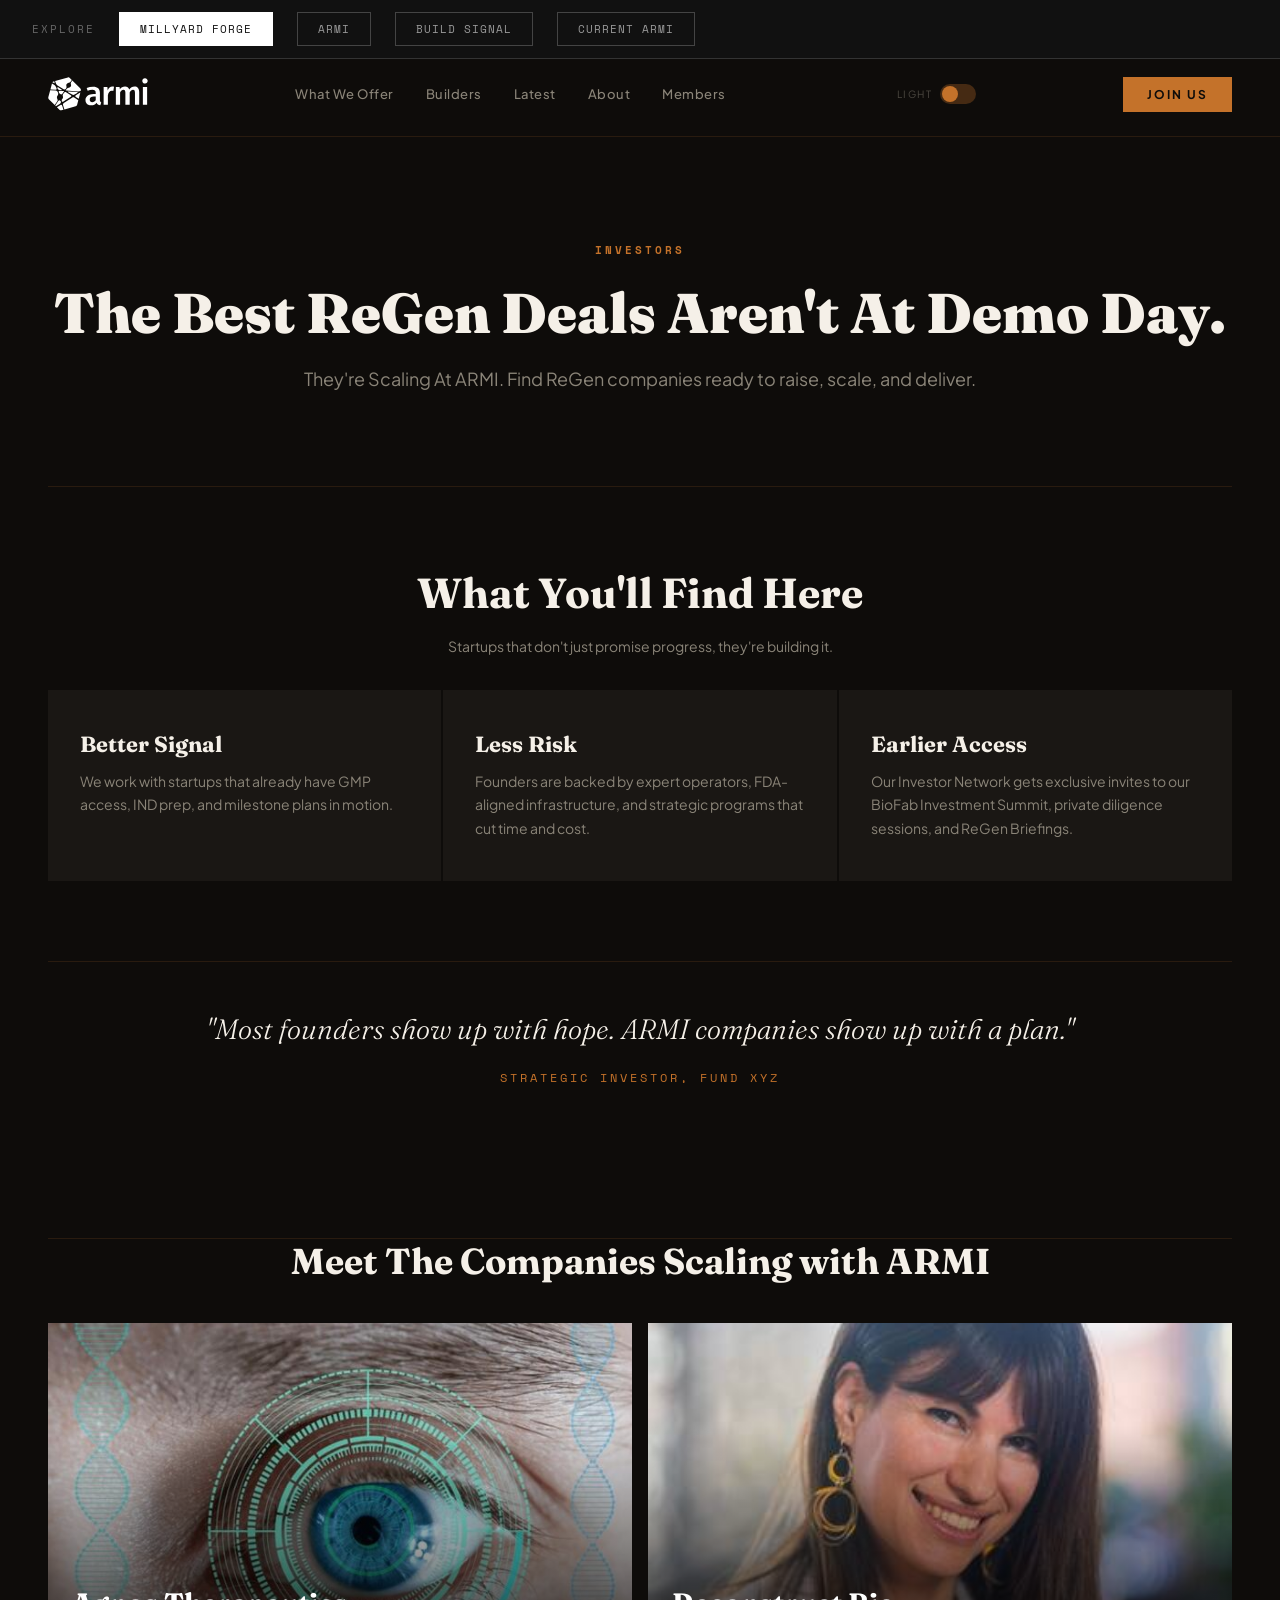
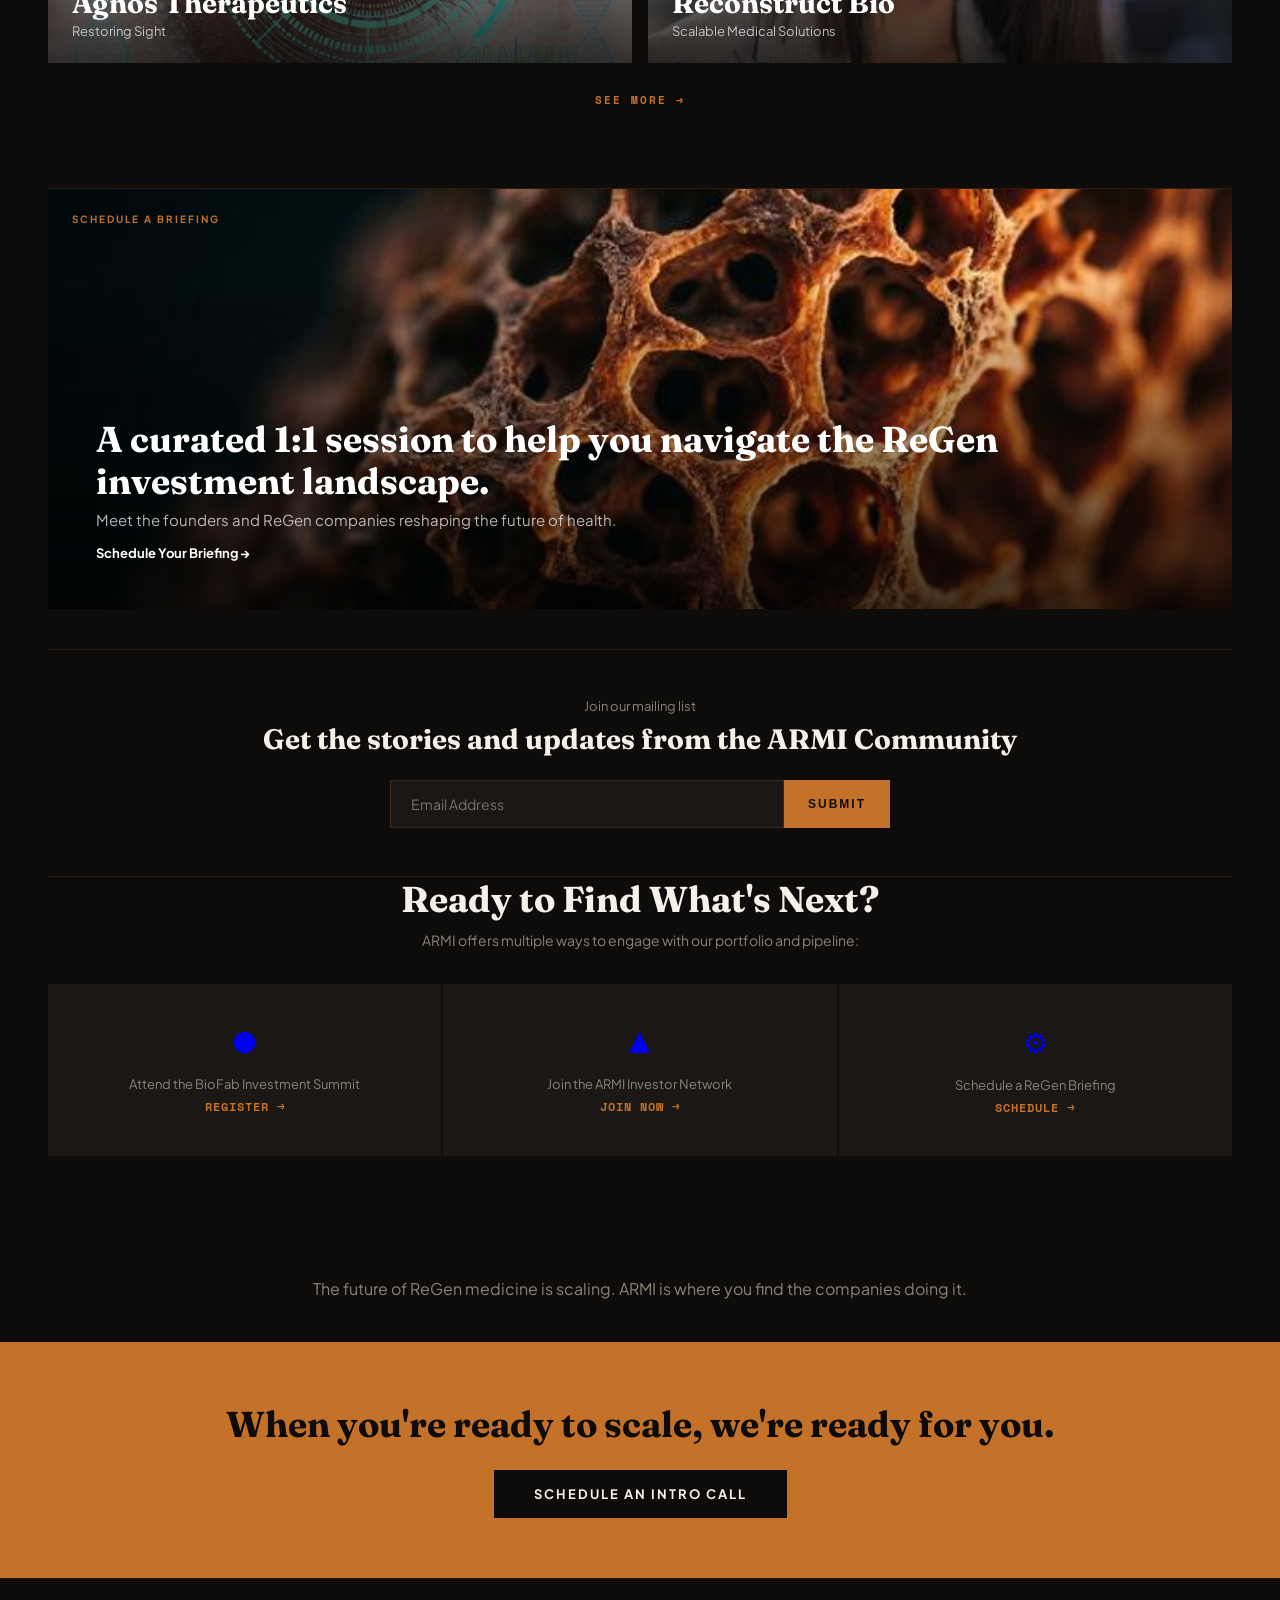
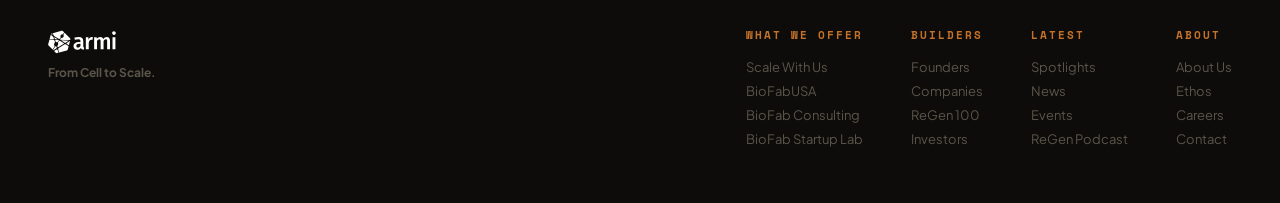
<file: investors.html>
<!DOCTYPE html>
<html lang="en">
<head>
<meta charset="UTF-8">
<meta name="viewport" content="width=device-width, initial-scale=1.0">
<title>Investors - ARMI</title>
<link rel="preconnect" href="https://fonts.googleapis.com">
<link href="https://fonts.googleapis.com/css2?family=DM+Sans:wght@400;500;700&family=Fraunces:ital,opsz,wght@0,9..144,300;0,9..144,500;0,9..144,700;0,9..144,900;1,9..144,400&family=Plus+Jakarta+Sans:wght@400;500;600;700&family=Space+Mono:wght@400;700&display=swap" rel="stylesheet">
<link href="https://api.fontshare.com/v2/css?f[]=clash-display@400,500,600,700&f[]=outfit@300,400,500,600,700&f[]=general-sans@400,500,600,700&f[]=satoshi@400,500,700&display=swap" rel="stylesheet">
<link rel="stylesheet" href="css/styles.css">
</head>
<body>

<!-- SWITCHER -->
<div class="switcher">
  <span class="switcher-label">Explore</span>
  <button class="switcher-btn active" onclick="show('forge')">Millyard Forge</button>
  <button class="switcher-btn" onclick="show('armi-mock')">ARMI</button>
  <button class="switcher-btn" onclick="show('signal')">Build Signal</button>
  <button class="switcher-btn" onclick="show('current-armi')">Current ARMI</button>
</div>

<!-- ============================================
     MOCKUP 1: MILLYARD FORGE
     ============================================ -->
<div class="mockup forge active" id="forge">
  <nav class="f-nav">
    <a href="index.html" class="f-logo"><img src="img/armi-logo.svg" alt="ARMI"></a>
    <div class="f-nav-links">
      <div class="nav-dropdown-wrap">
        <a href="#" class="nav-dropdown-trigger">What We Offer</a>
        <div class="nav-dropdown">
          <a href="scale-with-us.html">Scale With Us</a>
          <div class="dd-divider"></div>
          <a href="founders.html">Founders</a>
          <a href="investors.html" class="dd-active">Investors</a>
          <a href="pharma.html">Pharma</a>
          <a href="government.html">Government</a>
          <div class="dd-divider"></div>
          <a href="biofabusa.html">BioFabUSA</a>
          <a href="biofab-consulting.html">BioFab Consulting</a>
          <a href="bio-industries.html">Bio Industries</a>
          <a href="biofab.html">BioFab</a>
        </div>
      </div>
      <a href="#">Builders</a>
      <a href="#">Latest</a>
      <a href="#">About</a>
      <a href="#">Members</a>
    </div>
    <div class="mode-toggle">
      <span class="mode-toggle-label">Light</span>
      <label class="mode-toggle-switch"><input type="checkbox" onchange="toggleMode('forge',this.checked)"><div class="mode-toggle-track"></div><div class="mode-toggle-thumb"></div></label>
    </div>
    <a href="#" class="f-join">Join Us</a>
  </nav>

  <!-- Hero -->
  <div class="page-hero">
    <div class="page-label">Investors</div>
    <h1>The Best ReGen Deals Aren't At Demo Day.</h1>
    <p class="page-sub">They're Scaling At ARMI. Find ReGen companies ready to raise, scale, and deliver.</p>
  </div>

  <hr class="f-rule">

  <!-- Feature Grid -->
  <div class="feat-grid-header">
    <h2>What You'll Find Here</h2>
    <p>Startups that don't just promise progress, they're building it.</p>
  </div>
  <div class="feat-grid">
    <div class="feat-item">
      <h4>Better Signal</h4>
      <p>We work with startups that already have GMP access, IND prep, and milestone plans in motion.</p>
    </div>
    <div class="feat-item">
      <h4>Less Risk</h4>
      <p>Founders are backed by expert operators, FDA-aligned infrastructure, and strategic programs that cut time and cost.</p>
    </div>
    <div class="feat-item">
      <h4>Earlier Access</h4>
      <p>Our Investor Network gets exclusive invites to our BioFab Investment Summit, private diligence sessions, and ReGen Briefings.</p>
    </div>
  </div>

  <hr class="f-rule">

  <!-- Testimonial -->
  <div class="testimonials">
    <div class="testimonial-item">
      <blockquote>"Most founders show up with hope. ARMI companies show up with a plan."</blockquote>
      <cite>Strategic Investor, Fund XYZ</cite>
    </div>
  </div>

  <hr class="f-rule">

  <!-- Spotlight -->
  <div class="spotlight-section">
    <div class="spot-header">
      <h2>Meet The Companies Scaling with ARMI</h2>
    </div>
    <div class="spot-grid">
      <div class="spot-card" style="background-image:url('img/agnos.jpg')">
        <h3>Agnos Therapeutics</h3>
        <p>Restoring Sight</p>
      </div>
      <div class="spot-card" style="background-image:url('img/luba.jpg')">
        <h3>Reconstruct Bio</h3>
        <p>Scalable Medical Solutions</p>
      </div>
    </div>
    <div class="spot-see-more"><a href="#">See More &rarr;</a></div>
  </div>

  <hr class="f-rule">

  <!-- Promo Banner -->
  <div class="promo-banner">
    <div class="promo-banner-inner" style="background-image:url('img/summit.jpg')">
      <span class="pb-tag">Schedule a Briefing</span>
      <h3>A curated 1:1 session to help you navigate the ReGen investment landscape.</h3>
      <p>Meet the founders and ReGen companies reshaping the future of health.</p>
      <a href="#" class="pb-cta">Schedule Your Briefing &rarr;</a>
    </div>
  </div>

  <hr class="f-rule">

  <!-- Email Signup -->
  <div class="email-signup">
    <div class="es-label">Join our mailing list</div>
    <h3>Get the stories and updates from the ARMI Community</h3>
    <form onsubmit="return false">
      <input type="email" placeholder="Email Address">
      <button type="submit">Submit</button>
    </form>
  </div>

  <hr class="f-rule">

  <!-- Action Cards -->
  <div class="action-cards">
    <div class="action-cards-header">
      <h2>Ready to Find What's Next?</h2>
      <p>ARMI offers multiple ways to engage with our portfolio and pipeline:</p>
    </div>
    <div class="action-grid">
      <a href="#" class="action-card">
        <div class="act-icon">&#9679;</div>
        <p>Attend the BioFab Investment Summit</p>
        <strong>Register &rarr;</strong>
      </a>
      <a href="#" class="action-card">
        <div class="act-icon">&#9650;</div>
        <p>Join the ARMI Investor Network</p>
        <strong>Join Now &rarr;</strong>
      </a>
      <a href="#" class="action-card">
        <div class="act-icon">&#9881;</div>
        <p>Schedule a ReGen Briefing</p>
        <strong>Schedule &rarr;</strong>
      </a>
    </div>
  </div>

  <!-- Closing Line -->
  <div class="closing-line">
    <p>The future of ReGen medicine is scaling. ARMI is where you find the companies doing it.</p>
  </div>

  <!-- CTA Banner -->
  <div class="f-cta-banner">
    <h3>When you're ready to scale, we're ready for you.</h3>
    <a href="#">Schedule an Intro Call</a>
  </div>

  <!-- Footer -->
  <div class="f-footer">
    <div class="f-footer-brand"><img src="img/armi-logo.svg" alt="ARMI"><p>From Cell to Scale.</p></div>
    <div class="f-footer-col"><h5>What We Offer</h5><a href="scale-with-us.html">Scale With Us</a><a href="biofabusa.html">BioFabUSA</a><a href="biofab-consulting.html">BioFab Consulting</a><a href="founders.html">BioFab Startup Lab</a></div>
    <div class="f-footer-col"><h5>Builders</h5><a href="founders.html">Founders</a><a href="#">Companies</a><a href="#">ReGen 100</a><a href="investors.html">Investors</a></div>
    <div class="f-footer-col"><h5>Latest</h5><a href="#">Spotlights</a><a href="#">News</a><a href="#">Events</a><a href="#">ReGen Podcast</a></div>
    <div class="f-footer-col"><h5>About</h5><a href="#">About Us</a><a href="#">Ethos</a><a href="#">Careers</a><a href="#">Contact</a></div>
  </div>
</div>

<!-- ============================================
     MOCKUP 2: ARMI
     ============================================ -->
<div class="mockup armi-m" id="armi-mock">
  <nav class="a-nav">
    <a href="index.html" class="a-logo"><img src="img/armi-logo.svg" alt="ARMI"></a>
    <div class="a-nav-links">
      <div class="nav-dropdown-wrap">
        <a href="#" class="nav-dropdown-trigger">What We Offer</a>
        <div class="nav-dropdown">
          <a href="scale-with-us.html">Scale With Us</a>
          <div class="dd-divider"></div>
          <a href="founders.html">Founders</a>
          <a href="investors.html" class="dd-active">Investors</a>
          <a href="pharma.html">Pharma</a>
          <a href="government.html">Government</a>
          <div class="dd-divider"></div>
          <a href="biofabusa.html">BioFabUSA</a>
          <a href="biofab-consulting.html">BioFab Consulting</a>
          <a href="bio-industries.html">Bio Industries</a>
          <a href="biofab.html">BioFab</a>
        </div>
      </div>
      <a href="#">Builders</a>
      <a href="#">Latest</a>
      <a href="#">About</a>
      <a href="#">Members</a>
    </div>
    <div class="mode-toggle">
      <span class="mode-toggle-label">Dark</span>
      <label class="mode-toggle-switch"><input type="checkbox" onchange="toggleMode('armi-mock',this.checked)"><div class="mode-toggle-track"></div><div class="mode-toggle-thumb"></div></label>
    </div>
    <a href="#" class="a-join">Join Us</a>
  </nav>

  <!-- Hero -->
  <div class="page-hero">
    <div class="page-label">Investors</div>
    <h1>The Best ReGen Deals Aren't At Demo Day.</h1>
    <p class="page-sub">They're Scaling At ARMI. Find ReGen companies ready to raise, scale, and deliver.</p>
  </div>

  <div class="a-divider"><hr></div>

  <!-- Feature Grid -->
  <div class="feat-grid-header">
    <h2>What You'll Find Here</h2>
    <p>Startups that don't just promise progress, they're building it.</p>
  </div>
  <div class="feat-grid">
    <div class="feat-item">
      <h4>Better Signal</h4>
      <p>We work with startups that already have GMP access, IND prep, and milestone plans in motion.</p>
    </div>
    <div class="feat-item">
      <h4>Less Risk</h4>
      <p>Founders are backed by expert operators, FDA-aligned infrastructure, and strategic programs that cut time and cost.</p>
    </div>
    <div class="feat-item">
      <h4>Earlier Access</h4>
      <p>Our Investor Network gets exclusive invites to our BioFab Investment Summit, private diligence sessions, and ReGen Briefings.</p>
    </div>
  </div>

  <div class="a-divider"><hr></div>

  <!-- Testimonial -->
  <div class="testimonials">
    <div class="testimonial-item">
      <blockquote>"Most founders show up with hope. ARMI companies show up with a plan."</blockquote>
      <cite>Strategic Investor, Fund XYZ</cite>
    </div>
  </div>

  <div class="a-divider"><hr></div>

  <!-- Spotlight -->
  <div class="spotlight-section">
    <div class="spot-header">
      <h2>Meet The Companies Scaling with ARMI</h2>
    </div>
    <div class="spot-grid">
      <div class="spot-card" style="background-image:url('img/agnos.jpg')">
        <h3>Agnos Therapeutics</h3>
        <p>Restoring Sight</p>
      </div>
      <div class="spot-card" style="background-image:url('img/luba.jpg')">
        <h3>Reconstruct Bio</h3>
        <p>Scalable Medical Solutions</p>
      </div>
    </div>
    <div class="spot-see-more"><a href="#">See More &rarr;</a></div>
  </div>

  <div class="a-divider"><hr></div>

  <!-- Promo Banner -->
  <div class="promo-banner">
    <div class="promo-banner-inner" style="background-image:url('img/summit.jpg')">
      <span class="pb-tag">Schedule a Briefing</span>
      <h3>A curated 1:1 session to help you navigate the ReGen investment landscape.</h3>
      <p>Meet the founders and ReGen companies reshaping the future of health.</p>
      <a href="#" class="pb-cta">Schedule Your Briefing &rarr;</a>
    </div>
  </div>

  <div class="a-divider"><hr></div>

  <!-- Email Signup -->
  <div class="email-signup">
    <div class="es-label">Join our mailing list</div>
    <h3>Get the stories and updates from the ARMI Community</h3>
    <form onsubmit="return false">
      <input type="email" placeholder="Email Address">
      <button type="submit">Submit</button>
    </form>
  </div>

  <div class="a-divider"><hr></div>

  <!-- Action Cards -->
  <div class="action-cards">
    <div class="action-cards-header">
      <h2>Ready to Find What's Next?</h2>
      <p>ARMI offers multiple ways to engage with our portfolio and pipeline:</p>
    </div>
    <div class="action-grid">
      <a href="#" class="action-card">
        <div class="act-icon">&#9679;</div>
        <p>Attend the BioFab Investment Summit</p>
        <strong>Register &rarr;</strong>
      </a>
      <a href="#" class="action-card">
        <div class="act-icon">&#9650;</div>
        <p>Join the ARMI Investor Network</p>
        <strong>Join Now &rarr;</strong>
      </a>
      <a href="#" class="action-card">
        <div class="act-icon">&#9881;</div>
        <p>Schedule a ReGen Briefing</p>
        <strong>Schedule &rarr;</strong>
      </a>
    </div>
  </div>

  <!-- Closing Line -->
  <div class="closing-line">
    <p>The future of ReGen medicine is scaling. ARMI is where you find the companies doing it.</p>
  </div>

  <!-- CTA -->
  <div style="padding:0 48px">
    <div class="a-cta-section">
      <h3>When you're ready to scale, we're ready for you.</h3>
      <p>Every founder's path is unique. We'll help you chart yours.</p>
      <a href="#">Schedule an Intro Call</a>
    </div>
  </div>

  <!-- Footer -->
  <div class="a-footer">
    <div class="a-footer-inner">
      <div class="a-footer-brand"><div class="a-f-logo"><img src="img/armi-logo.svg" alt="ARMI"></div><div class="a-f-tag">From Cell to Scale.</div></div>
      <div><h5>What We Offer</h5><a href="scale-with-us.html">Scale With Us</a><a href="biofabusa.html">BioFabUSA</a><a href="biofab-consulting.html">BioFab Consulting</a><a href="founders.html">BioFab Startup Lab</a></div>
      <div><h5>Builders</h5><a href="founders.html">Founders</a><a href="#">Companies</a><a href="#">ReGen 100</a><a href="investors.html">Investors</a></div>
      <div><h5>Latest</h5><a href="#">Spotlights</a><a href="#">News</a><a href="#">Events</a><a href="#">ReGen Podcast</a></div>
      <div><h5>About</h5><a href="#">About Us</a><a href="#">Ethos</a><a href="#">Careers</a><a href="#">Contact</a></div>
    </div>
    <div class="a-footer-bottom"><span>ARMI. From Cell to Scale.</span><span>Manchester, NH</span></div>
  </div>
</div>

<!-- ============================================
     MOCKUP 3: BUILD SIGNAL
     ============================================ -->
<div class="mockup signal" id="signal">
  <nav class="s-nav">
    <a href="index.html" class="s-logo"><img src="img/armi-logo.svg" alt="ARMI"></a>
    <div class="s-nav-links">
      <div class="nav-dropdown-wrap">
        <a href="#" class="nav-dropdown-trigger">What We Offer</a>
        <div class="nav-dropdown">
          <a href="scale-with-us.html">Scale With Us</a>
          <div class="dd-divider"></div>
          <a href="founders.html">Founders</a>
          <a href="investors.html" class="dd-active">Investors</a>
          <a href="pharma.html">Pharma</a>
          <a href="government.html">Government</a>
          <div class="dd-divider"></div>
          <a href="biofabusa.html">BioFabUSA</a>
          <a href="biofab-consulting.html">BioFab Consulting</a>
          <a href="bio-industries.html">Bio Industries</a>
          <a href="biofab.html">BioFab</a>
        </div>
      </div>
      <a href="#">Builders</a>
      <a href="#">Latest</a>
      <a href="#">About</a>
      <a href="#">Members</a>
    </div>
    <div class="mode-toggle">
      <span class="mode-toggle-label">Dark</span>
      <label class="mode-toggle-switch"><input type="checkbox" onchange="toggleMode('signal',this.checked)"><div class="mode-toggle-track"></div><div class="mode-toggle-thumb"></div></label>
    </div>
    <a href="#" class="s-join">Join Us</a>
  </nav>

  <!-- Hero -->
  <div class="page-hero">
    <div class="page-label">Investors</div>
    <h1>The Best ReGen Deals Aren't At Demo Day.</h1>
    <p class="page-sub">They're Scaling At ARMI. Find ReGen companies ready to raise, scale, and deliver.</p>
  </div>

  <!-- Feature Grid -->
  <div class="feat-grid-header">
    <h2>What You'll Find Here</h2>
    <p>Startups that don't just promise progress, they're building it.</p>
  </div>
  <div class="feat-grid">
    <div class="feat-item">
      <div class="feat-num">SYS.01</div>
      <h4>Better Signal</h4>
      <p>We work with startups that already have GMP access, IND prep, and milestone plans in motion.</p>
    </div>
    <div class="feat-item">
      <div class="feat-num">SYS.02</div>
      <h4>Less Risk</h4>
      <p>Founders are backed by expert operators, FDA-aligned infrastructure, and strategic programs that cut time and cost.</p>
    </div>
    <div class="feat-item">
      <div class="feat-num">SYS.03</div>
      <h4>Earlier Access</h4>
      <p>Our Investor Network gets exclusive invites to our BioFab Investment Summit, private diligence sessions, and ReGen Briefings.</p>
    </div>
  </div>

  <!-- Testimonial -->
  <div class="testimonials">
    <div class="testimonial-item">
      <blockquote>"Most founders show up with hope. ARMI companies show up with a plan."</blockquote>
      <cite>Strategic Investor, Fund XYZ</cite>
    </div>
  </div>

  <!-- Spotlight -->
  <div class="spotlight-section">
    <div class="spot-header">
      <h2>Meet The Companies Scaling with ARMI</h2>
    </div>
    <div class="spot-grid">
      <div class="spot-card" style="background-image:url('img/agnos.jpg')">
        <h3>Agnos Therapeutics</h3>
        <p>Restoring Sight</p>
      </div>
      <div class="spot-card" style="background-image:url('img/luba.jpg')">
        <h3>Reconstruct Bio</h3>
        <p>Scalable Medical Solutions</p>
      </div>
    </div>
    <div class="spot-see-more"><a href="#">See More &rarr;</a></div>
  </div>

  <!-- Promo Banner -->
  <div class="promo-banner">
    <div class="promo-banner-inner" style="background-image:url('img/summit.jpg')">
      <span class="pb-tag">Schedule a Briefing</span>
      <h3>A curated 1:1 session to help you navigate the ReGen investment landscape.</h3>
      <p>Meet the founders and ReGen companies reshaping the future of health.</p>
      <a href="#" class="pb-cta">Schedule Your Briefing &rarr;</a>
    </div>
  </div>

  <!-- Email Signup -->
  <div class="email-signup">
    <div class="es-label">Join our mailing list</div>
    <h3>Get the stories and updates from the ARMI Community</h3>
    <form onsubmit="return false">
      <input type="email" placeholder="Email Address">
      <button type="submit">Submit</button>
    </form>
  </div>

  <!-- Action Cards -->
  <div class="action-cards">
    <div class="action-cards-header">
      <h2>Ready to Find What's Next?</h2>
      <p>ARMI offers multiple ways to engage with our portfolio and pipeline:</p>
    </div>
    <div class="action-grid">
      <a href="#" class="action-card">
        <div class="act-icon">&#9679;</div>
        <p>Attend the BioFab Investment Summit</p>
        <strong>Register &rarr;</strong>
      </a>
      <a href="#" class="action-card">
        <div class="act-icon">&#9679;</div>
        <p>Join the ARMI Investor Network</p>
        <strong>Join Now &rarr;</strong>
      </a>
      <a href="#" class="action-card">
        <div class="act-icon">&#9679;</div>
        <p>Schedule a ReGen Briefing</p>
        <strong>Schedule &rarr;</strong>
      </a>
    </div>
  </div>

  <!-- Closing Line -->
  <div class="closing-line">
    <p>The future of ReGen medicine is scaling. ARMI is where you find the companies doing it.</p>
  </div>

  <!-- CTA Banner -->
  <div class="s-cta-banner">
    <h3>When you're ready to scale, we're ready for you.</h3>
    <p>Every founder's path is unique. We'll help you chart yours.</p>
    <a href="#">Schedule an Intro Call</a>
  </div>

  <!-- Footer -->
  <div class="s-footer">
    <div class="s-footer-inner">
      <div class="s-footer-brand"><img src="img/armi-logo.svg" alt="ARMI"><p>From Cell to Scale. Manchester, NH.</p></div>
      <div><h5>What We Offer</h5><a href="scale-with-us.html">Scale With Us</a><a href="biofabusa.html">BioFabUSA</a><a href="biofab-consulting.html">BioFab Consulting</a><a href="founders.html">BioFab Startup Lab</a></div>
      <div><h5>Builders</h5><a href="founders.html">Founders</a><a href="#">Companies</a><a href="#">ReGen 100</a><a href="investors.html">Investors</a></div>
      <div><h5>Latest</h5><a href="#">Spotlights</a><a href="#">News</a><a href="#">Events</a><a href="#">ReGen Podcast</a></div>
      <div><h5>About</h5><a href="#">About Us</a><a href="#">Ethos</a><a href="#">Careers</a><a href="#">Contact</a></div>
    </div>
  </div>
</div>

<!-- ============================================
     MOCKUP 4: CURRENT ARMI
     ============================================ -->
<div class="mockup current-armi" id="current-armi">
  <nav class="ca-nav">
    <a href="index.html" class="ca-logo"><img src="img/armi-logo.svg" alt="ARMI"></a>
    <div class="ca-nav-links">
      <div class="nav-dropdown-wrap">
        <a href="#" class="nav-dropdown-trigger">What We Offer</a>
        <div class="nav-dropdown">
          <a href="scale-with-us.html">Scale With Us</a>
          <div class="dd-divider"></div>
          <a href="founders.html">Founders</a>
          <a href="investors.html" class="dd-active">Investors</a>
          <a href="pharma.html">Pharma</a>
          <a href="government.html">Government</a>
          <div class="dd-divider"></div>
          <a href="biofabusa.html">BioFabUSA</a>
          <a href="biofab-consulting.html">BioFab Consulting</a>
          <a href="bio-industries.html">Bio Industries</a>
          <a href="biofab.html">BioFab</a>
        </div>
      </div>
      <a href="#">Builders</a>
      <a href="#">Latest</a>
      <a href="#">About</a>
      <a href="#">Members</a>
    </div>
    <div class="mode-toggle">
      <span class="mode-toggle-label">Dark</span>
      <label class="mode-toggle-switch"><input type="checkbox" onchange="toggleMode('current-armi',this.checked)"><div class="mode-toggle-track"></div><div class="mode-toggle-thumb"></div></label>
    </div>
    <a href="#" class="ca-join">Join Us</a>
  </nav>

  <!-- Hero -->
  <div class="page-hero">
    <div class="page-label">Investors</div>
    <h1>The Best ReGen Deals Aren't At Demo Day.</h1>
    <p class="page-sub">They're Scaling At ARMI. Find ReGen companies ready to raise, scale, and deliver.</p>
  </div>

  <hr class="ca-rule">

  <!-- Feature Grid -->
  <div class="feat-grid-header">
    <h2>What You'll Find Here</h2>
    <p>Startups that don't just promise progress, they're building it.</p>
  </div>
  <div class="feat-grid">
    <div class="feat-item">
      <h4>Better Signal</h4>
      <p>We work with startups that already have GMP access, IND prep, and milestone plans in motion.</p>
    </div>
    <div class="feat-item">
      <h4>Less Risk</h4>
      <p>Founders are backed by expert operators, FDA-aligned infrastructure, and strategic programs that cut time and cost.</p>
    </div>
    <div class="feat-item">
      <h4>Earlier Access</h4>
      <p>Our Investor Network gets exclusive invites to our BioFab Investment Summit, private diligence sessions, and ReGen Briefings.</p>
    </div>
  </div>

  <hr class="ca-rule">

  <!-- Testimonial -->
  <div class="testimonials">
    <div class="testimonial-item">
      <blockquote>"Most founders show up with hope. ARMI companies show up with a plan."</blockquote>
      <cite>Strategic Investor, Fund XYZ</cite>
    </div>
  </div>

  <hr class="ca-rule">

  <!-- Spotlight -->
  <div class="spotlight-section">
    <div class="spot-header">
      <h2>Meet The Companies Scaling with ARMI</h2>
    </div>
    <div class="spot-grid">
      <div class="spot-card" style="background-image:url('img/agnos.jpg')">
        <h3>Agnos Therapeutics</h3>
        <p>Restoring Sight</p>
      </div>
      <div class="spot-card" style="background-image:url('img/luba.jpg')">
        <h3>Reconstruct Bio</h3>
        <p>Scalable Medical Solutions</p>
      </div>
    </div>
    <div class="spot-see-more"><a href="#">See More &rarr;</a></div>
  </div>

  <hr class="ca-rule">

  <!-- Promo Banner -->
  <div class="promo-banner">
    <div class="promo-banner-inner" style="background-image:url('img/summit.jpg')">
      <span class="pb-tag">Schedule a Briefing</span>
      <h3>A curated 1:1 session to help you navigate the ReGen investment landscape.</h3>
      <p>Meet the founders and ReGen companies reshaping the future of health.</p>
      <a href="#" class="pb-cta">Schedule Your Briefing &rarr;</a>
    </div>
  </div>

  <hr class="ca-rule">

  <!-- Email Signup -->
  <div class="email-signup">
    <div class="es-label">Join our mailing list</div>
    <h3>Get the stories and updates from the ARMI Community</h3>
    <form onsubmit="return false">
      <input type="email" placeholder="Email Address">
      <button type="submit">Submit</button>
    </form>
  </div>

  <hr class="ca-rule">

  <!-- Action Cards -->
  <div class="action-cards">
    <div class="action-cards-header">
      <h2>Ready to Find What's Next?</h2>
      <p>ARMI offers multiple ways to engage with our portfolio and pipeline:</p>
    </div>
    <div class="action-grid">
      <a href="#" class="action-card">
        <div class="act-icon">&#9679;</div>
        <p>Attend the BioFab Investment Summit</p>
        <strong>Register &rarr;</strong>
      </a>
      <a href="#" class="action-card">
        <div class="act-icon">&#9650;</div>
        <p>Join the ARMI Investor Network</p>
        <strong>Join Now &rarr;</strong>
      </a>
      <a href="#" class="action-card">
        <div class="act-icon">&#9881;</div>
        <p>Schedule a ReGen Briefing</p>
        <strong>Schedule &rarr;</strong>
      </a>
    </div>
  </div>

  <!-- Closing Line -->
  <div class="closing-line">
    <p>The future of ReGen medicine is scaling. ARMI is where you find the companies doing it.</p>
  </div>

  <!-- CTA Banner -->
  <div class="ca-cta-banner">
    <h3>When you're ready to scale, we're ready for you.</h3>
    <a href="#">Schedule an Intro Call</a>
  </div>

  <!-- Footer -->
  <div class="ca-footer">
    <div class="ca-footer-inner">
      <div class="ca-footer-brand"><img src="img/armi-logo.svg" alt="ARMI"><p>From Cell to Scale.</p></div>
      <div class="ca-footer-col"><h5>What We Offer</h5><a href="scale-with-us.html">Scale With Us</a><a href="biofabusa.html">BioFabUSA</a><a href="biofab-consulting.html">BioFab Consulting</a><a href="founders.html">BioFab Startup Lab</a></div>
      <div class="ca-footer-col"><h5>Builders</h5><a href="founders.html">Founders</a><a href="#">Companies</a><a href="#">ReGen 100</a><a href="investors.html">Investors</a></div>
      <div class="ca-footer-col"><h5>Latest</h5><a href="#">Spotlights</a><a href="#">News</a><a href="#">Events</a><a href="#">ReGen Podcast</a></div>
      <div class="ca-footer-col"><h5>About</h5><a href="#">About Us</a><a href="#">Ethos</a><a href="#">Careers</a><a href="#">Contact</a></div>
    </div>
  </div>
</div>

<script src="js/main.js"></script>
</body>
</html>
</file>
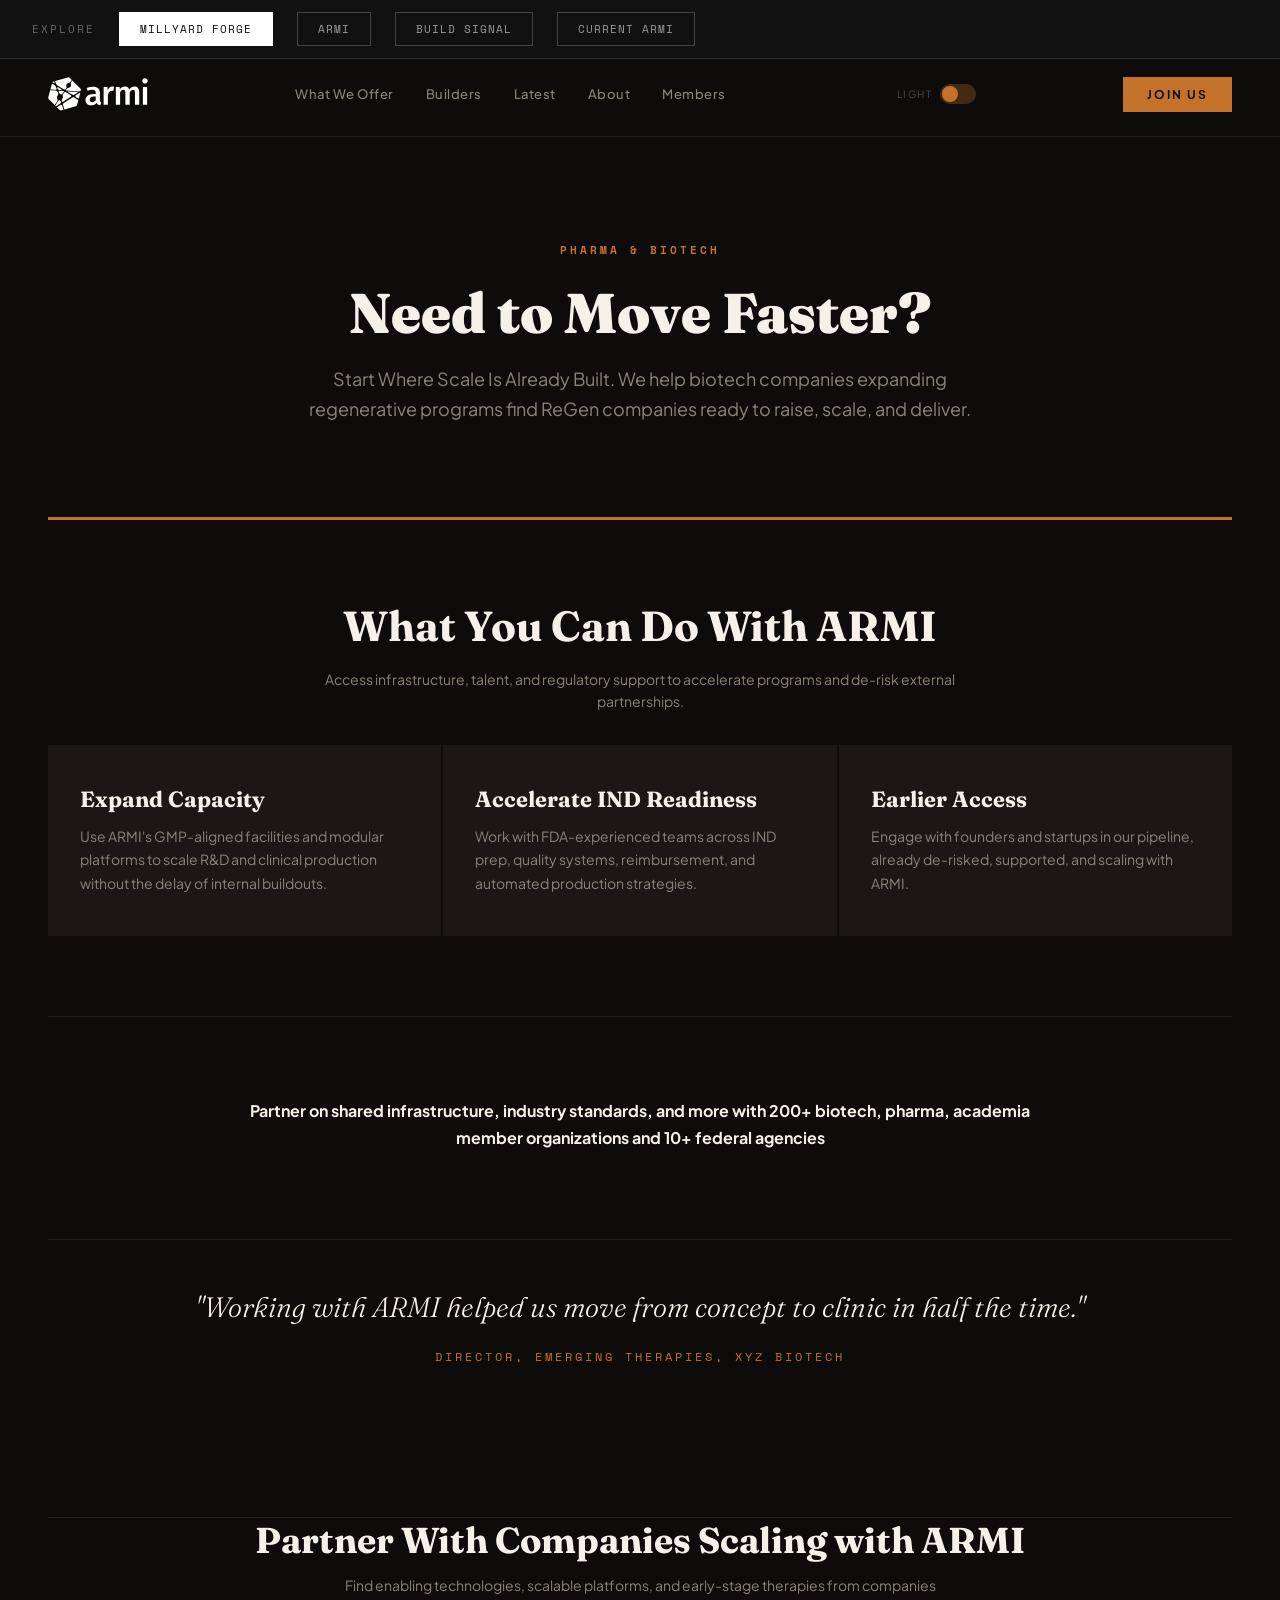
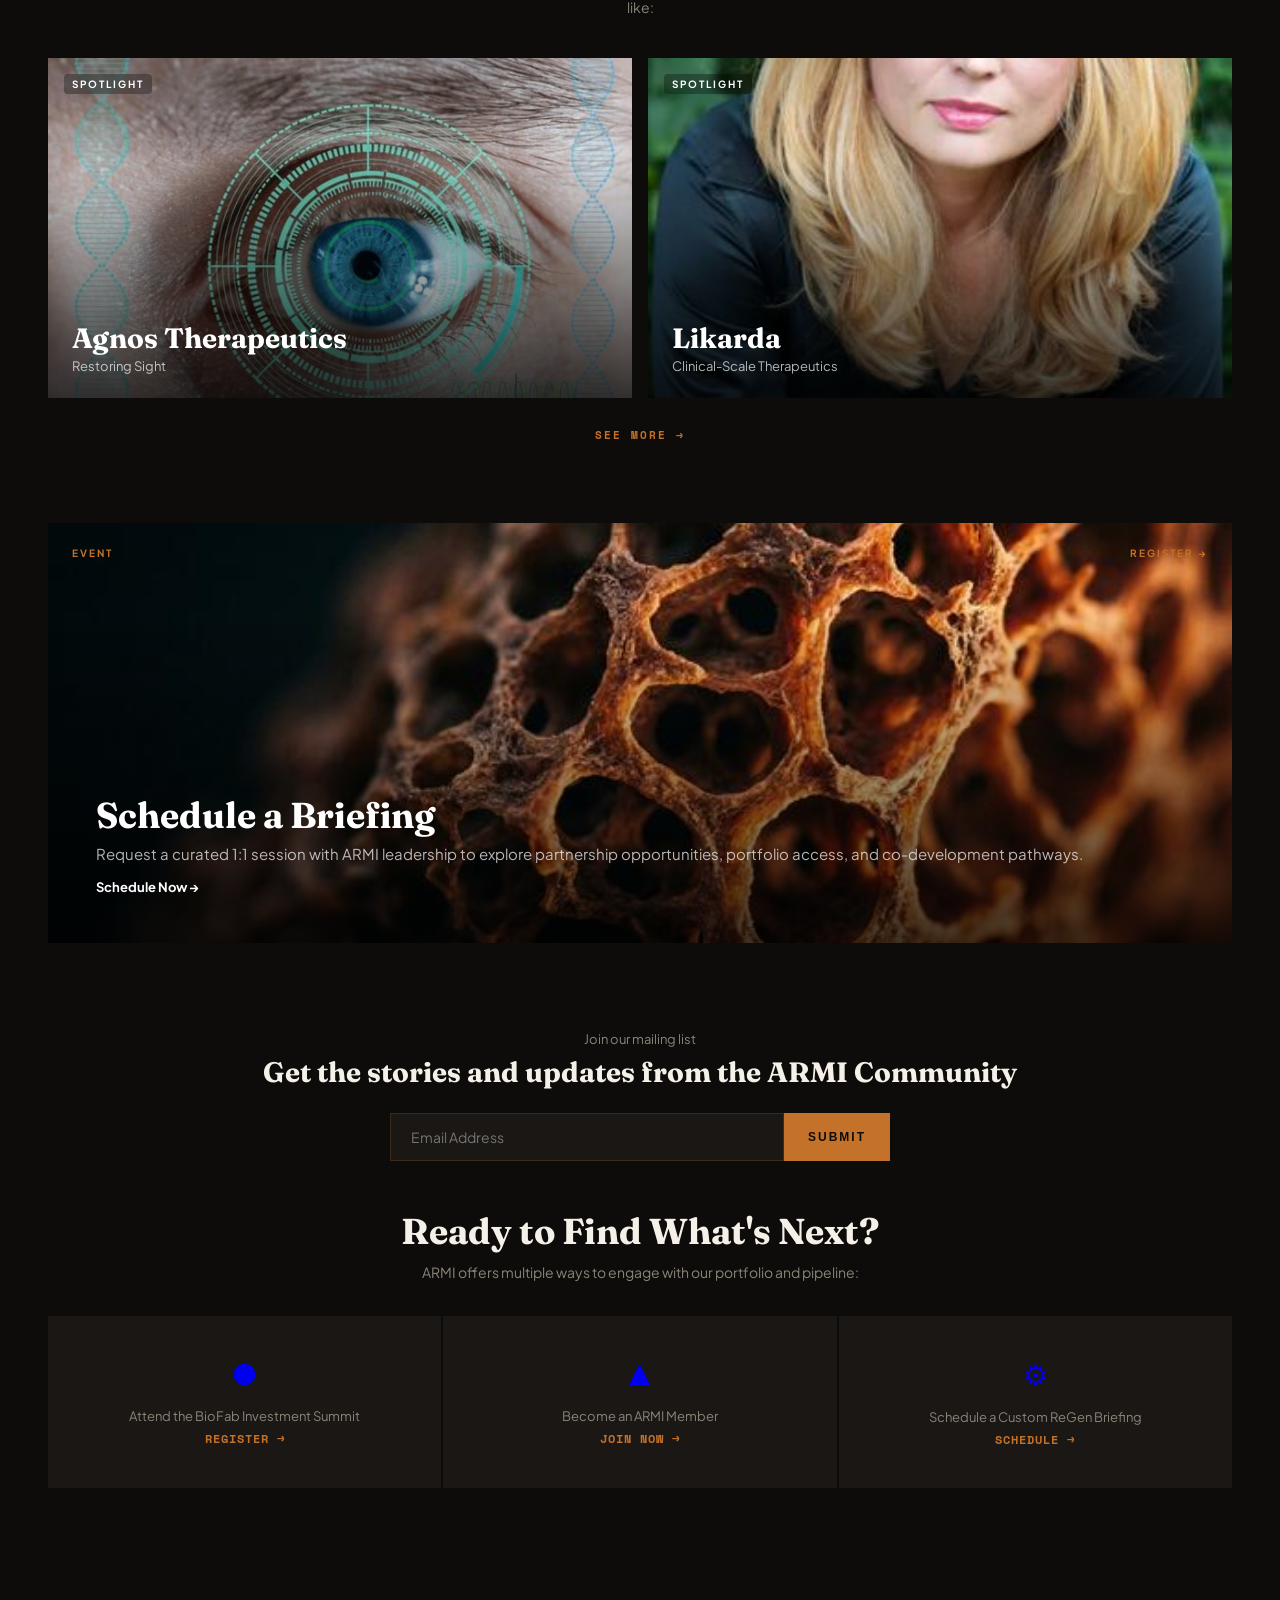
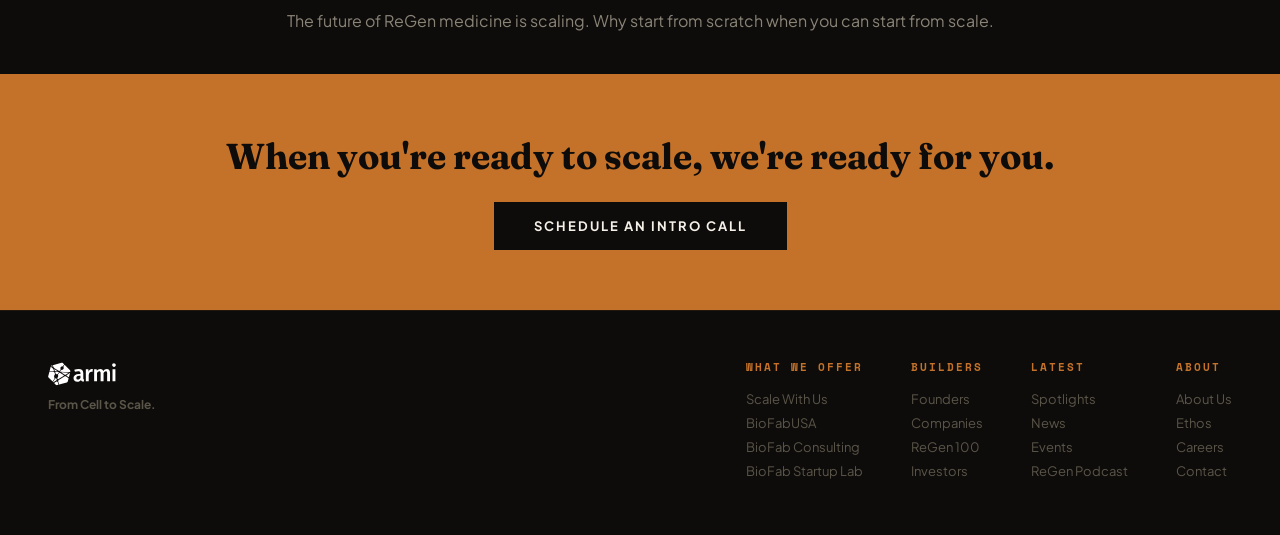
<file: pharma.html>
<!DOCTYPE html>
<html lang="en">
<head>
<meta charset="UTF-8">
<meta name="viewport" content="width=device-width, initial-scale=1.0">
<title>Pharma &amp; Biotech - ARMI</title>
<link rel="preconnect" href="https://fonts.googleapis.com">
<link href="https://fonts.googleapis.com/css2?family=DM+Sans:wght@400;500;700&family=Fraunces:ital,opsz,wght@0,9..144,300;0,9..144,500;0,9..144,700;0,9..144,900;1,9..144,400&family=Plus+Jakarta+Sans:wght@400;500;600;700&family=Space+Mono:wght@400;700&display=swap" rel="stylesheet">
<link href="https://api.fontshare.com/v2/css?f[]=clash-display@400,500,600,700&f[]=outfit@300,400,500,600,700&f[]=general-sans@400,500,600,700&f[]=satoshi@400,500,700&display=swap" rel="stylesheet">
<link rel="stylesheet" href="css/styles.css">
</head>
<body>

<!-- SWITCHER -->
<div class="switcher">
  <span class="switcher-label">Explore</span>
  <button class="switcher-btn active" onclick="show('forge')">Millyard Forge</button>
  <button class="switcher-btn" onclick="show('armi-mock')">ARMI</button>
  <button class="switcher-btn" onclick="show('signal')">Build Signal</button>
  <button class="switcher-btn" onclick="show('current-armi')">Current ARMI</button>
</div>

<!-- ============================================
     MOCKUP 1: MILLYARD FORGE
     ============================================ -->
<div class="mockup forge active" id="forge">
  <nav class="f-nav">
    <a href="index.html" class="f-logo"><img src="img/armi-logo.svg" alt="ARMI"></a>
    <div class="f-nav-links">
      <div class="nav-dropdown-wrap">
        <a href="#" class="nav-dropdown-trigger">What We Offer</a>
        <div class="nav-dropdown">
          <a href="scale-with-us.html">Scale With Us</a>
          <div class="dd-divider"></div>
          <a href="founders.html">Founders</a>
          <a href="investors.html">Investors</a>
          <a href="pharma.html" class="dd-active">Pharma</a>
          <a href="government.html">Government</a>
          <div class="dd-divider"></div>
          <a href="biofabusa.html">BioFabUSA</a>
          <a href="biofab-consulting.html">BioFab Consulting</a>
          <a href="bio-industries.html">Bio Industries</a>
          <a href="biofab.html">BioFab</a>
        </div>
      </div>
      <a href="#">Builders</a>
      <a href="#">Latest</a>
      <a href="#">About</a>
      <a href="#">Members</a>
    </div>
    <div class="mode-toggle">
      <span class="mode-toggle-label">Light</span>
      <label class="mode-toggle-switch"><input type="checkbox" onchange="toggleMode('forge',this.checked)"><div class="mode-toggle-track"></div><div class="mode-toggle-thumb"></div></label>
    </div>
    <a href="#" class="f-join">Join Us</a>
  </nav>

  <!-- Hero -->
  <div class="page-hero">
    <div class="page-label">Pharma &amp; Biotech</div>
    <h1>Need to Move Faster?</h1>
    <p class="page-sub">Start Where Scale Is Already Built. We help biotech companies expanding regenerative programs find ReGen companies ready to raise, scale, and deliver.</p>
  </div>

  <hr class="f-rule-thick">

  <!-- Feature Grid -->
  <div class="feat-grid-header">
    <h2>What You Can Do With ARMI</h2>
    <p>Access infrastructure, talent, and regulatory support to accelerate programs and de-risk external partnerships.</p>
  </div>
  <div class="feat-grid">
    <div class="feat-item">
      <h4>Expand Capacity</h4>
      <p>Use ARMI's GMP-aligned facilities and modular platforms to scale R&amp;D and clinical production without the delay of internal buildouts.</p>
    </div>
    <div class="feat-item">
      <h4>Accelerate IND Readiness</h4>
      <p>Work with FDA-experienced teams across IND prep, quality systems, reimbursement, and automated production strategies.</p>
    </div>
    <div class="feat-item">
      <h4>Earlier Access</h4>
      <p>Engage with founders and startups in our pipeline, already de-risked, supported, and scaling with ARMI.</p>
    </div>
  </div>

  <hr class="f-rule">

  <!-- Why Section -->
  <div class="why-section">
    <p class="why-bold">Partner on shared infrastructure, industry standards, and more with 200+ biotech, pharma, academia member organizations and 10+ federal agencies</p>
  </div>

  <hr class="f-rule">

  <!-- Testimonial -->
  <div class="testimonials">
    <div class="testimonial-item">
      <blockquote>"Working with ARMI helped us move from concept to clinic in half the time."</blockquote>
      <cite>Director, Emerging Therapies, XYZ Biotech</cite>
    </div>
  </div>

  <hr class="f-rule">

  <!-- Spotlight Section -->
  <div class="spotlight-section">
    <div class="spot-header">
      <h2>Partner With Companies Scaling with ARMI</h2>
      <p>Find enabling technologies, scalable platforms, and early-stage therapies from companies like:</p>
    </div>
    <div class="spot-grid">
      <div class="spot-card" style="background-image:url(img/agnos.jpg)">
        <div class="spot-tag">Spotlight</div>
        <h3>Agnos Therapeutics</h3>
        <p>Restoring Sight</p>
      </div>
      <div class="spot-card" style="background-image:url(img/stella.jpg)">
        <div class="spot-tag">Spotlight</div>
        <h3>Likarda</h3>
        <p>Clinical-Scale Therapeutics</p>
      </div>
    </div>
    <div class="spot-see-more"><a href="#">See More &rarr;</a></div>
  </div>

  <!-- Promo Banner -->
  <div class="promo-banner">
    <div class="promo-banner-inner" style="background-image:url(img/summit.jpg)">
      <div class="pb-tag">Event</div>
      <div class="pb-action">Register &rarr;</div>
      <h3>Schedule a Briefing</h3>
      <p>Request a curated 1:1 session with ARMI leadership to explore partnership opportunities, portfolio access, and co-development pathways.</p>
      <a href="#" class="pb-cta">Schedule Now &rarr;</a>
    </div>
  </div>

  <!-- Email Signup -->
  <div class="email-signup">
    <div class="es-label">Join our mailing list</div>
    <h3>Get the stories and updates from the ARMI Community</h3>
    <form onsubmit="return false">
      <input type="email" placeholder="Email Address">
      <button type="submit">Submit</button>
    </form>
  </div>

  <!-- Action Cards -->
  <div class="action-cards">
    <div class="action-cards-header">
      <h2>Ready to Find What's Next?</h2>
      <p>ARMI offers multiple ways to engage with our portfolio and pipeline:</p>
    </div>
    <div class="action-grid">
      <a href="#" class="action-card">
        <div class="act-icon">&#9679;</div>
        <p>Attend the BioFab Investment Summit</p>
        <strong>Register &rarr;</strong>
      </a>
      <a href="#" class="action-card">
        <div class="act-icon">&#9650;</div>
        <p>Become an ARMI Member</p>
        <strong>Join Now &rarr;</strong>
      </a>
      <a href="#" class="action-card">
        <div class="act-icon">&#9881;</div>
        <p>Schedule a Custom ReGen Briefing</p>
        <strong>Schedule &rarr;</strong>
      </a>
    </div>
  </div>

  <!-- Closing Line -->
  <div class="closing-line">
    <p>The future of ReGen medicine is scaling. Why start from scratch when you can start from scale.</p>
  </div>

  <!-- CTA Banner -->
  <div class="f-cta-banner">
    <h3>When you're ready to scale, we're ready for you.</h3>
    <a href="#">Schedule an Intro Call</a>
  </div>

  <!-- Footer -->
  <div class="f-footer">
    <div class="f-footer-brand"><img src="img/armi-logo.svg" alt="ARMI"><p>From Cell to Scale.</p></div>
    <div class="f-footer-col"><h5>What We Offer</h5><a href="scale-with-us.html">Scale With Us</a><a href="biofabusa.html">BioFabUSA</a><a href="biofab-consulting.html">BioFab Consulting</a><a href="founders.html">BioFab Startup Lab</a></div>
    <div class="f-footer-col"><h5>Builders</h5><a href="founders.html">Founders</a><a href="#">Companies</a><a href="#">ReGen 100</a><a href="investors.html">Investors</a></div>
    <div class="f-footer-col"><h5>Latest</h5><a href="#">Spotlights</a><a href="#">News</a><a href="#">Events</a><a href="#">ReGen Podcast</a></div>
    <div class="f-footer-col"><h5>About</h5><a href="#">About Us</a><a href="#">Ethos</a><a href="#">Careers</a><a href="#">Contact</a></div>
  </div>
</div>

<!-- ============================================
     MOCKUP 2: ARMI
     ============================================ -->
<div class="mockup armi-m" id="armi-mock">
  <nav class="a-nav">
    <a href="index.html" class="a-logo"><img src="img/armi-logo.svg" alt="ARMI"></a>
    <div class="a-nav-links">
      <div class="nav-dropdown-wrap">
        <a href="#" class="nav-dropdown-trigger">What We Offer</a>
        <div class="nav-dropdown">
          <a href="scale-with-us.html">Scale With Us</a>
          <div class="dd-divider"></div>
          <a href="founders.html">Founders</a>
          <a href="investors.html">Investors</a>
          <a href="pharma.html" class="dd-active">Pharma</a>
          <a href="government.html">Government</a>
          <div class="dd-divider"></div>
          <a href="biofabusa.html">BioFabUSA</a>
          <a href="biofab-consulting.html">BioFab Consulting</a>
          <a href="bio-industries.html">Bio Industries</a>
          <a href="biofab.html">BioFab</a>
        </div>
      </div>
      <a href="#">Builders</a>
      <a href="#">Latest</a>
      <a href="#">About</a>
      <a href="#">Members</a>
    </div>
    <div class="mode-toggle">
      <span class="mode-toggle-label">Dark</span>
      <label class="mode-toggle-switch"><input type="checkbox" onchange="toggleMode('armi-mock',this.checked)"><div class="mode-toggle-track"></div><div class="mode-toggle-thumb"></div></label>
    </div>
    <a href="#" class="a-join">Join Us</a>
  </nav>

  <!-- Hero -->
  <div class="page-hero">
    <div class="page-label">Pharma &amp; Biotech</div>
    <h1>Need to Move Faster?</h1>
    <p class="page-sub">Start Where Scale Is Already Built. We help biotech companies expanding regenerative programs find ReGen companies ready to raise, scale, and deliver.</p>
  </div>

  <div class="a-divider"><hr></div>

  <!-- Feature Grid -->
  <div class="feat-grid-header">
    <h2>What You Can Do With ARMI</h2>
    <p>Access infrastructure, talent, and regulatory support to accelerate programs and de-risk external partnerships.</p>
  </div>
  <div class="feat-grid">
    <div class="feat-item">
      <h4>Expand Capacity</h4>
      <p>Use ARMI's GMP-aligned facilities and modular platforms to scale R&amp;D and clinical production without the delay of internal buildouts.</p>
    </div>
    <div class="feat-item">
      <h4>Accelerate IND Readiness</h4>
      <p>Work with FDA-experienced teams across IND prep, quality systems, reimbursement, and automated production strategies.</p>
    </div>
    <div class="feat-item">
      <h4>Earlier Access</h4>
      <p>Engage with founders and startups in our pipeline, already de-risked, supported, and scaling with ARMI.</p>
    </div>
  </div>

  <div class="a-divider"><hr></div>

  <!-- Why Section -->
  <div class="why-section">
    <p class="why-bold">Partner on shared infrastructure, industry standards, and more with 200+ biotech, pharma, academia member organizations and 10+ federal agencies</p>
  </div>

  <!-- Testimonial -->
  <div class="testimonials">
    <div class="testimonial-item">
      <blockquote>"Working with ARMI helped us move from concept to clinic in half the time."</blockquote>
      <cite>Director, Emerging Therapies, XYZ Biotech</cite>
    </div>
  </div>

  <!-- Spotlight Section -->
  <div class="spotlight-section">
    <div class="spot-header">
      <h2>Partner With Companies Scaling with ARMI</h2>
      <p>Find enabling technologies, scalable platforms, and early-stage therapies from companies like:</p>
    </div>
    <div class="spot-grid">
      <div class="spot-card" style="background-image:url(img/agnos.jpg)">
        <div class="spot-tag">Spotlight</div>
        <h3>Agnos Therapeutics</h3>
        <p>Restoring Sight</p>
      </div>
      <div class="spot-card" style="background-image:url(img/stella.jpg)">
        <div class="spot-tag">Spotlight</div>
        <h3>Likarda</h3>
        <p>Clinical-Scale Therapeutics</p>
      </div>
    </div>
    <div class="spot-see-more"><a href="#">See More &rarr;</a></div>
  </div>

  <!-- Promo Banner -->
  <div class="promo-banner">
    <div class="promo-banner-inner" style="background-image:url(img/summit.jpg)">
      <div class="pb-tag">Event</div>
      <div class="pb-action">Register &rarr;</div>
      <h3>Schedule a Briefing</h3>
      <p>Request a curated 1:1 session with ARMI leadership to explore partnership opportunities, portfolio access, and co-development pathways.</p>
      <a href="#" class="pb-cta">Schedule Now &rarr;</a>
    </div>
  </div>

  <!-- Email Signup -->
  <div class="email-signup">
    <div class="es-label">Join our mailing list</div>
    <h3>Get the stories and updates from the ARMI Community</h3>
    <form onsubmit="return false">
      <input type="email" placeholder="Email Address">
      <button type="submit">Submit</button>
    </form>
  </div>

  <!-- Action Cards -->
  <div class="action-cards">
    <div class="action-cards-header">
      <h2>Ready to Find What's Next?</h2>
      <p>ARMI offers multiple ways to engage with our portfolio and pipeline:</p>
    </div>
    <div class="action-grid">
      <a href="#" class="action-card">
        <div class="act-icon">&#9679;</div>
        <p>Attend the BioFab Investment Summit</p>
        <strong>Register &rarr;</strong>
      </a>
      <a href="#" class="action-card">
        <div class="act-icon">&#9650;</div>
        <p>Become an ARMI Member</p>
        <strong>Join Now &rarr;</strong>
      </a>
      <a href="#" class="action-card">
        <div class="act-icon">&#9881;</div>
        <p>Schedule a Custom ReGen Briefing</p>
        <strong>Schedule &rarr;</strong>
      </a>
    </div>
  </div>

  <!-- Closing Line -->
  <div class="closing-line">
    <p>The future of ReGen medicine is scaling. Why start from scratch when you can start from scale.</p>
  </div>

  <!-- CTA -->
  <div style="padding:0 48px">
    <div class="a-cta-section">
      <h3>When you're ready to scale, we're ready for you.</h3>
      <p>Every founder's path is unique. We'll help you chart yours.</p>
      <a href="#">Schedule an Intro Call</a>
    </div>
  </div>

  <!-- Footer -->
  <div class="a-footer">
    <div class="a-footer-inner">
      <div class="a-footer-brand"><div class="a-f-logo"><img src="img/armi-logo.svg" alt="ARMI"></div><div class="a-f-tag">From Cell to Scale.</div></div>
      <div><h5>What We Offer</h5><a href="scale-with-us.html">Scale With Us</a><a href="biofabusa.html">BioFabUSA</a><a href="biofab-consulting.html">BioFab Consulting</a><a href="founders.html">BioFab Startup Lab</a></div>
      <div><h5>Builders</h5><a href="founders.html">Founders</a><a href="#">Companies</a><a href="#">ReGen 100</a><a href="investors.html">Investors</a></div>
      <div><h5>Latest</h5><a href="#">Spotlights</a><a href="#">News</a><a href="#">Events</a><a href="#">ReGen Podcast</a></div>
      <div><h5>About</h5><a href="#">About Us</a><a href="#">Ethos</a><a href="#">Careers</a><a href="#">Contact</a></div>
    </div>
    <div class="a-footer-bottom"><span>ARMI. From Cell to Scale.</span><span>Manchester, NH</span></div>
  </div>
</div>

<!-- ============================================
     MOCKUP 3: BUILD SIGNAL
     ============================================ -->
<div class="mockup signal" id="signal">
  <nav class="s-nav">
    <a href="index.html" class="s-logo"><img src="img/armi-logo.svg" alt="ARMI"></a>
    <div class="s-nav-links">
      <div class="nav-dropdown-wrap">
        <a href="#" class="nav-dropdown-trigger">What We Offer</a>
        <div class="nav-dropdown">
          <a href="scale-with-us.html">Scale With Us</a>
          <div class="dd-divider"></div>
          <a href="founders.html">Founders</a>
          <a href="investors.html">Investors</a>
          <a href="pharma.html" class="dd-active">Pharma</a>
          <a href="government.html">Government</a>
          <div class="dd-divider"></div>
          <a href="biofabusa.html">BioFabUSA</a>
          <a href="biofab-consulting.html">BioFab Consulting</a>
          <a href="bio-industries.html">Bio Industries</a>
          <a href="biofab.html">BioFab</a>
        </div>
      </div>
      <a href="#">Builders</a>
      <a href="#">Latest</a>
      <a href="#">About</a>
      <a href="#">Members</a>
    </div>
    <div class="mode-toggle">
      <span class="mode-toggle-label">Dark</span>
      <label class="mode-toggle-switch"><input type="checkbox" onchange="toggleMode('signal',this.checked)"><div class="mode-toggle-track"></div><div class="mode-toggle-thumb"></div></label>
    </div>
    <a href="#" class="s-join">Join Us</a>
  </nav>

  <!-- Hero -->
  <div class="page-hero">
    <div class="page-label">Pharma &amp; Biotech</div>
    <h1>Need to Move Faster?</h1>
    <p class="page-sub">Start Where Scale Is Already Built. We help biotech companies expanding regenerative programs find ReGen companies ready to raise, scale, and deliver.</p>
  </div>

  <!-- Feature Grid -->
  <div class="feat-grid-header">
    <h2>What You Can Do With ARMI</h2>
    <p>Access infrastructure, talent, and regulatory support to accelerate programs and de-risk external partnerships.</p>
  </div>
  <div class="feat-grid">
    <div class="feat-item">
      <div class="feat-num">SYS.01</div>
      <h4>Expand Capacity</h4>
      <p>Use ARMI's GMP-aligned facilities and modular platforms to scale R&amp;D and clinical production without the delay of internal buildouts.</p>
    </div>
    <div class="feat-item">
      <div class="feat-num">SYS.02</div>
      <h4>Accelerate IND Readiness</h4>
      <p>Work with FDA-experienced teams across IND prep, quality systems, reimbursement, and automated production strategies.</p>
    </div>
    <div class="feat-item">
      <div class="feat-num">SYS.03</div>
      <h4>Earlier Access</h4>
      <p>Engage with founders and startups in our pipeline, already de-risked, supported, and scaling with ARMI.</p>
    </div>
  </div>

  <!-- Why Section -->
  <div class="why-section">
    <p class="why-bold">Partner on shared infrastructure, industry standards, and more with 200+ biotech, pharma, academia member organizations and 10+ federal agencies</p>
  </div>

  <!-- Testimonial -->
  <div class="testimonials">
    <div class="testimonial-item">
      <blockquote>"Working with ARMI helped us move from concept to clinic in half the time."</blockquote>
      <cite>Director, Emerging Therapies, XYZ Biotech</cite>
    </div>
  </div>

  <!-- Spotlight Section -->
  <div class="spotlight-section">
    <div class="spot-header">
      <h2>Partner With Companies Scaling with ARMI</h2>
      <p>Find enabling technologies, scalable platforms, and early-stage therapies from companies like:</p>
    </div>
    <div class="spot-grid">
      <div class="spot-card" style="background-image:url(img/agnos.jpg)">
        <div class="spot-tag">Spotlight</div>
        <h3>Agnos Therapeutics</h3>
        <p>Restoring Sight</p>
      </div>
      <div class="spot-card" style="background-image:url(img/stella.jpg)">
        <div class="spot-tag">Spotlight</div>
        <h3>Likarda</h3>
        <p>Clinical-Scale Therapeutics</p>
      </div>
    </div>
    <div class="spot-see-more"><a href="#">See More &rarr;</a></div>
  </div>

  <!-- Promo Banner -->
  <div class="promo-banner">
    <div class="promo-banner-inner" style="background-image:url(img/summit.jpg)">
      <div class="pb-tag">Event</div>
      <div class="pb-action">Register &rarr;</div>
      <h3>Schedule a Briefing</h3>
      <p>Request a curated 1:1 session with ARMI leadership to explore partnership opportunities, portfolio access, and co-development pathways.</p>
      <a href="#" class="pb-cta">Schedule Now &rarr;</a>
    </div>
  </div>

  <!-- Email Signup -->
  <div class="email-signup">
    <div class="es-label">Join our mailing list</div>
    <h3>Get the stories and updates from the ARMI Community</h3>
    <form onsubmit="return false">
      <input type="email" placeholder="Email Address">
      <button type="submit">Submit</button>
    </form>
  </div>

  <!-- Action Cards -->
  <div class="action-cards">
    <div class="action-cards-header">
      <h2>Ready to Find What's Next?</h2>
      <p>ARMI offers multiple ways to engage with our portfolio and pipeline:</p>
    </div>
    <div class="action-grid">
      <a href="#" class="action-card">
        <div class="act-icon">&#9679;</div>
        <p>Attend the BioFab Investment Summit</p>
        <strong>Register &rarr;</strong>
      </a>
      <a href="#" class="action-card">
        <div class="act-icon">&#9679;</div>
        <p>Become an ARMI Member</p>
        <strong>Join Now &rarr;</strong>
      </a>
      <a href="#" class="action-card">
        <div class="act-icon">&#9679;</div>
        <p>Schedule a Custom ReGen Briefing</p>
        <strong>Schedule &rarr;</strong>
      </a>
    </div>
  </div>

  <!-- Closing Line -->
  <div class="closing-line">
    <p>The future of ReGen medicine is scaling. Why start from scratch when you can start from scale.</p>
  </div>

  <!-- CTA Banner -->
  <div class="s-cta-banner">
    <h3>When you're ready to scale, we're ready for you.</h3>
    <p>Every founder's path is unique. We'll help you chart yours.</p>
    <a href="#">Schedule an Intro Call</a>
  </div>

  <!-- Footer -->
  <div class="s-footer">
    <div class="s-footer-inner">
      <div class="s-footer-brand"><img src="img/armi-logo.svg" alt="ARMI"><p>From Cell to Scale. Manchester, NH.</p></div>
      <div><h5>What We Offer</h5><a href="scale-with-us.html">Scale With Us</a><a href="biofabusa.html">BioFabUSA</a><a href="biofab-consulting.html">BioFab Consulting</a><a href="founders.html">BioFab Startup Lab</a></div>
      <div><h5>Builders</h5><a href="founders.html">Founders</a><a href="#">Companies</a><a href="#">ReGen 100</a><a href="investors.html">Investors</a></div>
      <div><h5>Latest</h5><a href="#">Spotlights</a><a href="#">News</a><a href="#">Events</a><a href="#">ReGen Podcast</a></div>
      <div><h5>About</h5><a href="#">About Us</a><a href="#">Ethos</a><a href="#">Careers</a><a href="#">Contact</a></div>
    </div>
  </div>
</div>

<!-- ============================================
     MOCKUP 4: CURRENT ARMI
     ============================================ -->
<div class="mockup current-armi" id="current-armi">
  <nav class="ca-nav">
    <a href="index.html" class="ca-logo"><img src="img/armi-logo.svg" alt="ARMI"></a>
    <div class="ca-nav-links">
      <div class="nav-dropdown-wrap">
        <a href="#" class="nav-dropdown-trigger">What We Offer</a>
        <div class="nav-dropdown">
          <a href="scale-with-us.html">Scale With Us</a>
          <div class="dd-divider"></div>
          <a href="founders.html">Founders</a>
          <a href="investors.html">Investors</a>
          <a href="pharma.html" class="dd-active">Pharma</a>
          <a href="government.html">Government</a>
          <div class="dd-divider"></div>
          <a href="biofabusa.html">BioFabUSA</a>
          <a href="biofab-consulting.html">BioFab Consulting</a>
          <a href="bio-industries.html">Bio Industries</a>
          <a href="biofab.html">BioFab</a>
        </div>
      </div>
      <a href="#">Builders</a>
      <a href="#">Latest</a>
      <a href="#">About</a>
      <a href="#">Members</a>
    </div>
    <div class="mode-toggle">
      <span class="mode-toggle-label">Dark</span>
      <label class="mode-toggle-switch"><input type="checkbox" onchange="toggleMode('current-armi',this.checked)"><div class="mode-toggle-track"></div><div class="mode-toggle-thumb"></div></label>
    </div>
    <a href="#" class="ca-join">Join Us</a>
  </nav>

  <!-- Hero -->
  <div class="page-hero">
    <div class="page-label">Pharma &amp; Biotech</div>
    <h1>Need to Move Faster?</h1>
    <p class="page-sub">Start Where Scale Is Already Built. We help biotech companies expanding regenerative programs find ReGen companies ready to raise, scale, and deliver.</p>
  </div>

  <hr class="ca-rule">

  <!-- Feature Grid -->
  <div class="feat-grid-header">
    <h2>What You Can Do With ARMI</h2>
    <p>Access infrastructure, talent, and regulatory support to accelerate programs and de-risk external partnerships.</p>
  </div>
  <div class="feat-grid">
    <div class="feat-item">
      <h4>Expand Capacity</h4>
      <p>Use ARMI's GMP-aligned facilities and modular platforms to scale R&amp;D and clinical production without the delay of internal buildouts.</p>
    </div>
    <div class="feat-item">
      <h4>Accelerate IND Readiness</h4>
      <p>Work with FDA-experienced teams across IND prep, quality systems, reimbursement, and automated production strategies.</p>
    </div>
    <div class="feat-item">
      <h4>Earlier Access</h4>
      <p>Engage with founders and startups in our pipeline, already de-risked, supported, and scaling with ARMI.</p>
    </div>
  </div>

  <hr class="ca-rule">

  <!-- Why Section -->
  <div class="why-section">
    <p class="why-bold">Partner on shared infrastructure, industry standards, and more with 200+ biotech, pharma, academia member organizations and 10+ federal agencies</p>
  </div>

  <hr class="ca-rule">

  <!-- Testimonial -->
  <div class="testimonials">
    <div class="testimonial-item">
      <blockquote>"Working with ARMI helped us move from concept to clinic in half the time."</blockquote>
      <cite>Director, Emerging Therapies, XYZ Biotech</cite>
    </div>
  </div>

  <hr class="ca-rule">

  <!-- Spotlight Section -->
  <div class="spotlight-section">
    <div class="spot-header">
      <h2>Partner With Companies Scaling with ARMI</h2>
      <p>Find enabling technologies, scalable platforms, and early-stage therapies from companies like:</p>
    </div>
    <div class="spot-grid">
      <div class="spot-card" style="background-image:url(img/agnos.jpg)">
        <div class="spot-tag">Spotlight</div>
        <h3>Agnos Therapeutics</h3>
        <p>Restoring Sight</p>
      </div>
      <div class="spot-card" style="background-image:url(img/stella.jpg)">
        <div class="spot-tag">Spotlight</div>
        <h3>Likarda</h3>
        <p>Clinical-Scale Therapeutics</p>
      </div>
    </div>
    <div class="spot-see-more"><a href="#">See More &rarr;</a></div>
  </div>

  <!-- Promo Banner -->
  <div class="promo-banner">
    <div class="promo-banner-inner" style="background-image:url(img/summit.jpg)">
      <div class="pb-tag">Event</div>
      <div class="pb-action">Register &rarr;</div>
      <h3>Schedule a Briefing</h3>
      <p>Request a curated 1:1 session with ARMI leadership to explore partnership opportunities, portfolio access, and co-development pathways.</p>
      <a href="#" class="pb-cta">Schedule Now &rarr;</a>
    </div>
  </div>

  <!-- Email Signup -->
  <div class="email-signup">
    <div class="es-label">Join our mailing list</div>
    <h3>Get the stories and updates from the ARMI Community</h3>
    <form onsubmit="return false">
      <input type="email" placeholder="Email Address">
      <button type="submit">Submit</button>
    </form>
  </div>

  <!-- Action Cards -->
  <div class="action-cards">
    <div class="action-cards-header">
      <h2>Ready to Find What's Next?</h2>
      <p>ARMI offers multiple ways to engage with our portfolio and pipeline:</p>
    </div>
    <div class="action-grid">
      <a href="#" class="action-card">
        <div class="act-icon">&#9679;</div>
        <p>Attend the BioFab Investment Summit</p>
        <strong>Register &rarr;</strong>
      </a>
      <a href="#" class="action-card">
        <div class="act-icon">&#9650;</div>
        <p>Become an ARMI Member</p>
        <strong>Join Now &rarr;</strong>
      </a>
      <a href="#" class="action-card">
        <div class="act-icon">&#9881;</div>
        <p>Schedule a Custom ReGen Briefing</p>
        <strong>Schedule &rarr;</strong>
      </a>
    </div>
  </div>

  <!-- Closing Line -->
  <div class="closing-line">
    <p>The future of ReGen medicine is scaling. Why start from scratch when you can start from scale.</p>
  </div>

  <!-- CTA Banner -->
  <div class="ca-cta-banner">
    <h3>When you're ready to scale, we're ready for you.</h3>
    <a href="#">Schedule an Intro Call</a>
  </div>

  <!-- Footer -->
  <div class="ca-footer">
    <div class="ca-footer-inner">
      <div class="ca-footer-brand"><img src="img/armi-logo.svg" alt="ARMI"><p>From Cell to Scale.</p></div>
      <div class="ca-footer-col"><h5>What We Offer</h5><a href="scale-with-us.html">Scale With Us</a><a href="biofabusa.html">BioFabUSA</a><a href="biofab-consulting.html">BioFab Consulting</a><a href="founders.html">BioFab Startup Lab</a></div>
      <div class="ca-footer-col"><h5>Builders</h5><a href="founders.html">Founders</a><a href="#">Companies</a><a href="#">ReGen 100</a><a href="investors.html">Investors</a></div>
      <div class="ca-footer-col"><h5>Latest</h5><a href="#">Spotlights</a><a href="#">News</a><a href="#">Events</a><a href="#">ReGen Podcast</a></div>
      <div class="ca-footer-col"><h5>About</h5><a href="#">About Us</a><a href="#">Ethos</a><a href="#">Careers</a><a href="#">Contact</a></div>
    </div>
  </div>
</div>

<script src="js/main.js"></script>
</body>
</html>
</file>
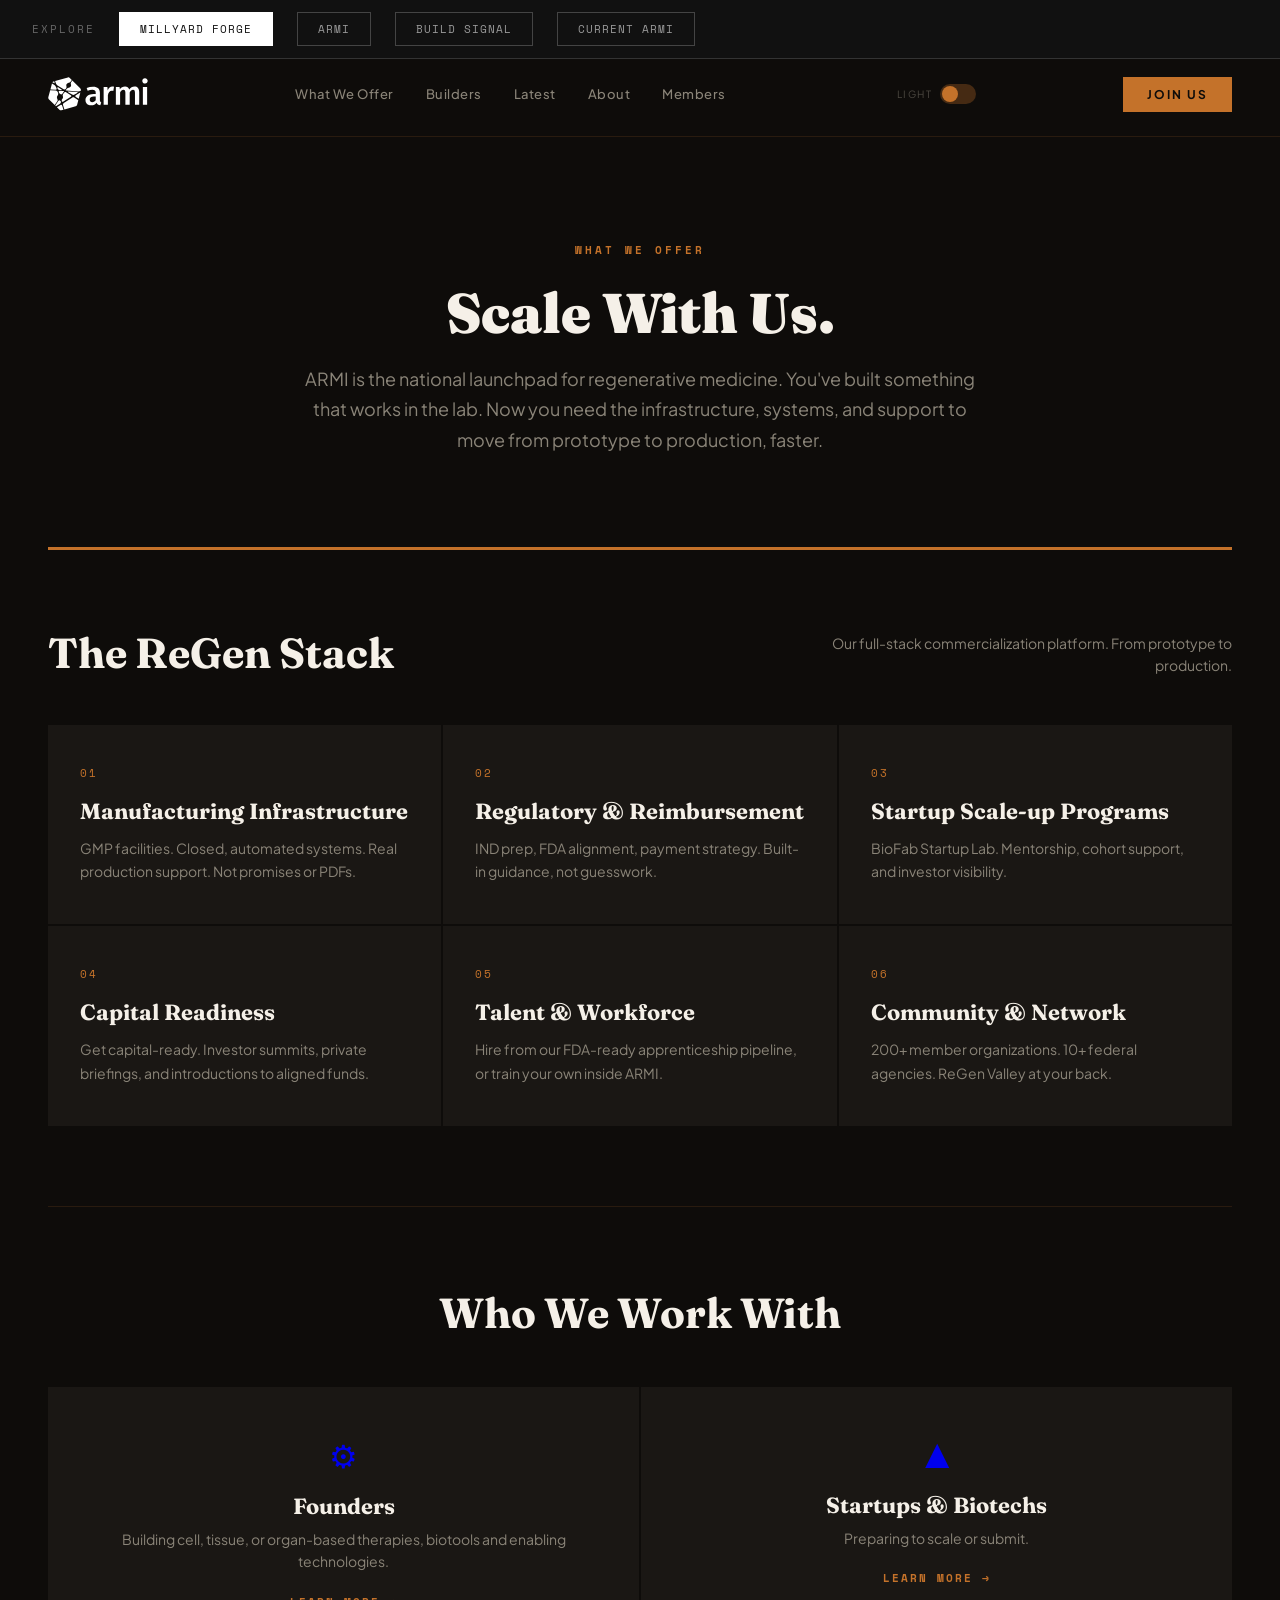
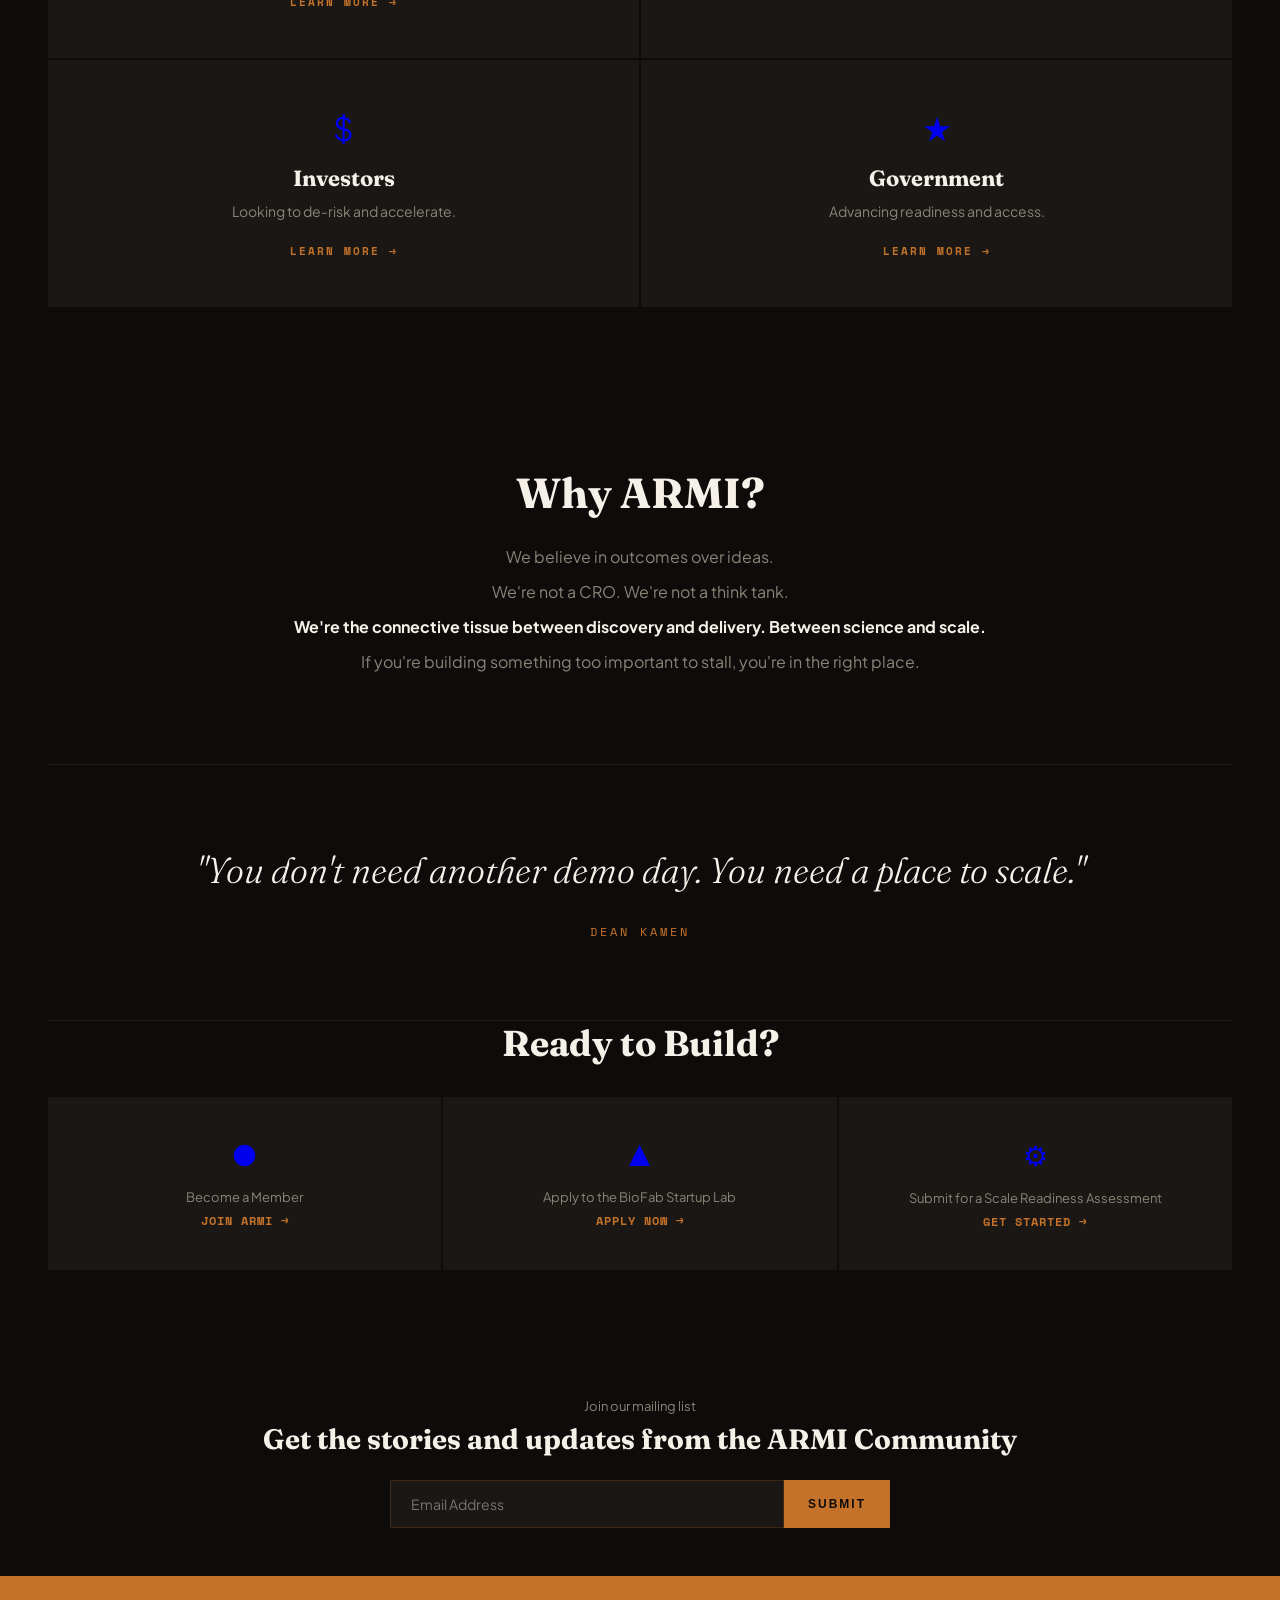
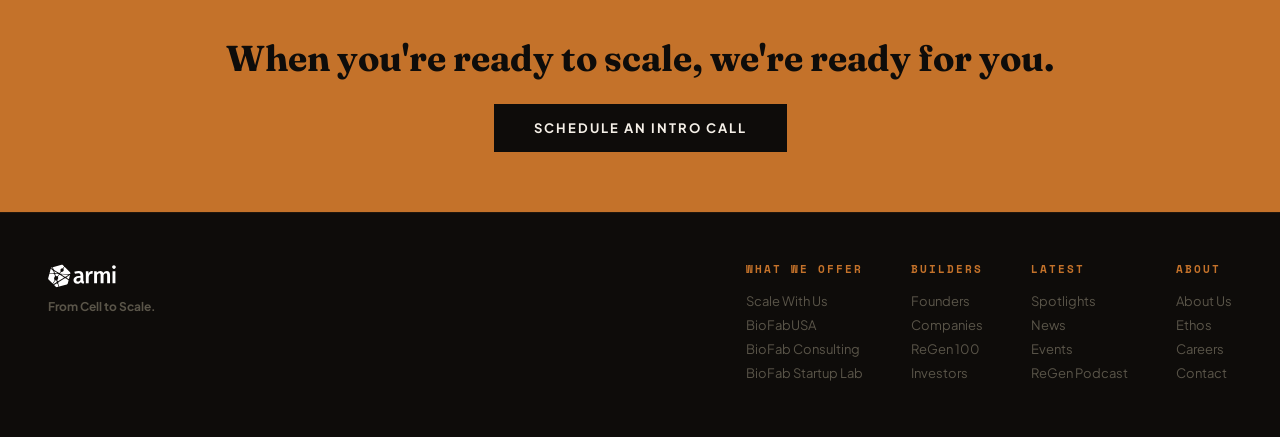
<file: scale-with-us.html>
<!DOCTYPE html>
<html lang="en">
<head>
<meta charset="UTF-8">
<meta name="viewport" content="width=device-width, initial-scale=1.0">
<title>Scale With Us - ARMI</title>
<link rel="preconnect" href="https://fonts.googleapis.com">
<link href="https://fonts.googleapis.com/css2?family=DM+Sans:wght@400;500;700&family=Fraunces:ital,opsz,wght@0,9..144,300;0,9..144,500;0,9..144,700;0,9..144,900;1,9..144,400&family=Plus+Jakarta+Sans:wght@400;500;600;700&family=Space+Mono:wght@400;700&display=swap" rel="stylesheet">
<link href="https://api.fontshare.com/v2/css?f[]=clash-display@400,500,600,700&f[]=outfit@300,400,500,600,700&f[]=general-sans@400,500,600,700&f[]=satoshi@400,500,700&display=swap" rel="stylesheet">
<link rel="stylesheet" href="css/styles.css">
</head>
<body>

<!-- SWITCHER -->
<div class="switcher">
  <span class="switcher-label">Explore</span>
  <button class="switcher-btn active" onclick="show('forge')">Millyard Forge</button>
  <button class="switcher-btn" onclick="show('armi-mock')">ARMI</button>
  <button class="switcher-btn" onclick="show('signal')">Build Signal</button>
  <button class="switcher-btn" onclick="show('current-armi')">Current ARMI</button>
</div>

<!-- ============================================
     MOCKUP 1: MILLYARD FORGE
     ============================================ -->
<div class="mockup forge active" id="forge">
  <nav class="f-nav">
    <a href="index.html" class="f-logo"><img src="img/armi-logo.svg" alt="ARMI"></a>
    <div class="f-nav-links">
      <div class="nav-dropdown-wrap">
        <a href="#" class="nav-dropdown-trigger">What We Offer</a>
        <div class="nav-dropdown">
          <a href="scale-with-us.html" class="dd-active">Scale With Us</a>
          <div class="dd-divider"></div>
          <a href="founders.html">Founders</a>
          <a href="investors.html">Investors</a>
          <a href="pharma.html">Pharma</a>
          <a href="government.html">Government</a>
          <div class="dd-divider"></div>
          <a href="biofabusa.html">BioFabUSA</a>
          <a href="biofab-consulting.html">BioFab Consulting</a>
          <a href="bio-industries.html">Bio Industries</a>
          <a href="biofab.html">BioFab</a>
        </div>
      </div>
      <a href="#">Builders</a>
      <a href="#">Latest</a>
      <a href="#">About</a>
      <a href="#">Members</a>
    </div>
    <div class="mode-toggle">
      <span class="mode-toggle-label">Light</span>
      <label class="mode-toggle-switch"><input type="checkbox" onchange="toggleMode('forge',this.checked)"><div class="mode-toggle-track"></div><div class="mode-toggle-thumb"></div></label>
    </div>
    <a href="#" class="f-join">Join Us</a>
  </nav>

  <!-- Hero -->
  <div class="page-hero">
    <div class="page-label">What We Offer</div>
    <h1>Scale With Us.</h1>
    <p class="page-sub">ARMI is the national launchpad for regenerative medicine. You've built something that works in the lab. Now you need the infrastructure, systems, and support to move from prototype to production, faster.</p>
  </div>

  <hr class="f-rule-thick">

  <!-- ReGen Stack -->
  <div class="f-section">
    <div class="f-section-header">
      <h2>The ReGen Stack</h2>
      <p>Our full-stack commercialization platform. From prototype to production.</p>
    </div>
    <div class="f-stack">
      <div class="f-stack-item"><div class="f-si-num">01</div><h4>Manufacturing Infrastructure</h4><p>GMP facilities. Closed, automated systems. Real production support. Not promises or PDFs.</p></div>
      <div class="f-stack-item"><div class="f-si-num">02</div><h4>Regulatory &amp; Reimbursement</h4><p>IND prep, FDA alignment, payment strategy. Built-in guidance, not guesswork.</p></div>
      <div class="f-stack-item"><div class="f-si-num">03</div><h4>Startup Scale-up Programs</h4><p>BioFab Startup Lab. Mentorship, cohort support, and investor visibility.</p></div>
      <div class="f-stack-item"><div class="f-si-num">04</div><h4>Capital Readiness</h4><p>Get capital-ready. Investor summits, private briefings, and introductions to aligned funds.</p></div>
      <div class="f-stack-item"><div class="f-si-num">05</div><h4>Talent &amp; Workforce</h4><p>Hire from our FDA-ready apprenticeship pipeline, or train your own inside ARMI.</p></div>
      <div class="f-stack-item"><div class="f-si-num">06</div><h4>Community &amp; Network</h4><p>200+ member organizations. 10+ federal agencies. ReGen Valley at your back.</p></div>
    </div>
  </div>

  <hr class="f-rule">

  <!-- Who We Work With -->
  <div class="feat-grid-header">
    <h2>Who We Work With</h2>
  </div>
  <div class="audience-grid">
    <a href="founders.html" class="audience-card">
      <div class="aud-icon">&#9881;</div>
      <h4>Founders</h4>
      <p>Building cell, tissue, or organ-based therapies, biotools and enabling technologies.</p>
      <span class="aud-link">Learn More &rarr;</span>
    </a>
    <a href="pharma.html" class="audience-card">
      <div class="aud-icon">&#9650;</div>
      <h4>Startups &amp; Biotechs</h4>
      <p>Preparing to scale or submit.</p>
      <span class="aud-link">Learn More &rarr;</span>
    </a>
    <a href="investors.html" class="audience-card">
      <div class="aud-icon">$</div>
      <h4>Investors</h4>
      <p>Looking to de-risk and accelerate.</p>
      <span class="aud-link">Learn More &rarr;</span>
    </a>
    <a href="government.html" class="audience-card">
      <div class="aud-icon">&#9733;</div>
      <h4>Government</h4>
      <p>Advancing readiness and access.</p>
      <span class="aud-link">Learn More &rarr;</span>
    </a>
  </div>

  <!-- Why ARMI -->
  <div class="why-section">
    <h2>Why ARMI?</h2>
    <p>We believe in outcomes over ideas.</p>
    <p>We're not a CRO. We're not a think tank.</p>
    <p class="why-bold">We're the connective tissue between discovery and delivery. Between science and scale.</p>
    <p>If you're building something too important to stall, you're in the right place.</p>
  </div>

  <hr class="f-rule">

  <!-- Quote -->
  <div class="f-quote">
    <blockquote>"You don't need another demo day. You need a place to scale."</blockquote>
    <cite>Dean Kamen</cite>
  </div>

  <hr class="f-rule">

  <!-- Ready to Build -->
  <div class="action-cards">
    <div class="action-cards-header">
      <h2>Ready to Build?</h2>
    </div>
    <div class="action-grid">
      <a href="#" class="action-card">
        <div class="act-icon">&#9679;</div>
        <p>Become a Member</p>
        <strong>Join ARMI &rarr;</strong>
      </a>
      <a href="#" class="action-card">
        <div class="act-icon">&#9650;</div>
        <p>Apply to the BioFab Startup Lab</p>
        <strong>Apply Now &rarr;</strong>
      </a>
      <a href="#" class="action-card">
        <div class="act-icon">&#9881;</div>
        <p>Submit for a Scale Readiness Assessment</p>
        <strong>Get Started &rarr;</strong>
      </a>
    </div>
  </div>

  <!-- Email Signup -->
  <div class="email-signup">
    <div class="es-label">Join our mailing list</div>
    <h3>Get the stories and updates from the ARMI Community</h3>
    <form onsubmit="return false">
      <input type="email" placeholder="Email Address">
      <button type="submit">Submit</button>
    </form>
  </div>

  <!-- CTA Banner -->
  <div class="f-cta-banner">
    <h3>When you're ready to scale, we're ready for you.</h3>
    <a href="#">Schedule an Intro Call</a>
  </div>

  <!-- Footer -->
  <div class="f-footer">
    <div class="f-footer-brand"><img src="img/armi-logo.svg" alt="ARMI"><p>From Cell to Scale.</p></div>
    <div class="f-footer-col"><h5>What We Offer</h5><a href="scale-with-us.html">Scale With Us</a><a href="biofabusa.html">BioFabUSA</a><a href="biofab-consulting.html">BioFab Consulting</a><a href="founders.html">BioFab Startup Lab</a></div>
    <div class="f-footer-col"><h5>Builders</h5><a href="founders.html">Founders</a><a href="#">Companies</a><a href="#">ReGen 100</a><a href="investors.html">Investors</a></div>
    <div class="f-footer-col"><h5>Latest</h5><a href="#">Spotlights</a><a href="#">News</a><a href="#">Events</a><a href="#">ReGen Podcast</a></div>
    <div class="f-footer-col"><h5>About</h5><a href="#">About Us</a><a href="#">Ethos</a><a href="#">Careers</a><a href="#">Contact</a></div>
  </div>
</div>

<!-- ============================================
     MOCKUP 2: ARMI
     ============================================ -->
<div class="mockup armi-m" id="armi-mock">
  <nav class="a-nav">
    <a href="index.html" class="a-logo"><img src="img/armi-logo.svg" alt="ARMI"></a>
    <div class="a-nav-links">
      <div class="nav-dropdown-wrap">
        <a href="#" class="nav-dropdown-trigger">What We Offer</a>
        <div class="nav-dropdown">
          <a href="scale-with-us.html" class="dd-active">Scale With Us</a>
          <div class="dd-divider"></div>
          <a href="founders.html">Founders</a>
          <a href="investors.html">Investors</a>
          <a href="pharma.html">Pharma</a>
          <a href="government.html">Government</a>
          <div class="dd-divider"></div>
          <a href="biofabusa.html">BioFabUSA</a>
          <a href="biofab-consulting.html">BioFab Consulting</a>
          <a href="bio-industries.html">Bio Industries</a>
          <a href="biofab.html">BioFab</a>
        </div>
      </div>
      <a href="#">Builders</a>
      <a href="#">Latest</a>
      <a href="#">About</a>
      <a href="#">Members</a>
    </div>
    <div class="mode-toggle">
      <span class="mode-toggle-label">Dark</span>
      <label class="mode-toggle-switch"><input type="checkbox" onchange="toggleMode('armi-mock',this.checked)"><div class="mode-toggle-track"></div><div class="mode-toggle-thumb"></div></label>
    </div>
    <a href="#" class="a-join">Join Us</a>
  </nav>

  <!-- Hero -->
  <div class="page-hero">
    <div class="page-label">What We Offer</div>
    <h1>Scale With Us.</h1>
    <p class="page-sub">ARMI is the national launchpad for regenerative medicine. You've built something that works in the lab. Now you need the infrastructure, systems, and support to move from prototype to production, faster.</p>
  </div>

  <div class="a-divider"><hr></div>

  <!-- ReGen Stack -->
  <div class="a-section">
    <div class="a-section-head">
      <h2>The ReGen Stack</h2>
      <p>Our full-stack commercialization platform. Everything you need to go from prototype to production.</p>
    </div>
    <div class="a-features">
      <div class="a-feat"><div class="a-feat-icon">&#9881;</div><h4>Manufacturing Infrastructure</h4><p>GMP facilities. Closed, automated systems. Real production support.</p></div>
      <div class="a-feat"><div class="a-feat-icon">&#10003;</div><h4>Regulatory &amp; Reimbursement</h4><p>IND prep, FDA alignment, payment strategy. Built-in guidance, not guesswork.</p></div>
      <div class="a-feat"><div class="a-feat-icon">&#9650;</div><h4>Startup Scale-up Programs</h4><p>BioFab Startup Lab. Mentorship, cohort support, and investor visibility.</p></div>
      <div class="a-feat"><div class="a-feat-icon">$</div><h4>Capital Readiness</h4><p>Get capital-ready. Investor summits, private briefings, and fund introductions.</p></div>
      <div class="a-feat"><div class="a-feat-icon">&#9733;</div><h4>Talent &amp; Workforce</h4><p>FDA-ready apprenticeship pipeline. Train your own team inside ARMI.</p></div>
      <div class="a-feat"><div class="a-feat-icon">&#9679;</div><h4>Community &amp; Network</h4><p>200+ members. 10+ federal agencies. The entire ReGen Valley ecosystem.</p></div>
    </div>
  </div>

  <div class="a-divider"><hr></div>

  <!-- Who We Work With -->
  <div class="feat-grid-header">
    <h2>Who We Work With</h2>
  </div>
  <div class="audience-grid">
    <a href="founders.html" class="audience-card">
      <div class="aud-icon">&#9881;</div>
      <h4>Founders</h4>
      <p>Building cell, tissue, or organ-based therapies, biotools and enabling technologies.</p>
      <span class="aud-link">Learn More &rarr;</span>
    </a>
    <a href="pharma.html" class="audience-card">
      <div class="aud-icon">&#9650;</div>
      <h4>Startups &amp; Biotechs</h4>
      <p>Preparing to scale or submit.</p>
      <span class="aud-link">Learn More &rarr;</span>
    </a>
    <a href="investors.html" class="audience-card">
      <div class="aud-icon">$</div>
      <h4>Investors</h4>
      <p>Looking to de-risk and accelerate.</p>
      <span class="aud-link">Learn More &rarr;</span>
    </a>
    <a href="government.html" class="audience-card">
      <div class="aud-icon">&#9733;</div>
      <h4>Government</h4>
      <p>Advancing readiness and access.</p>
      <span class="aud-link">Learn More &rarr;</span>
    </a>
  </div>

  <!-- Why ARMI -->
  <div class="why-section">
    <h2>Why ARMI?</h2>
    <p>We believe in outcomes over ideas.</p>
    <p>We're not a CRO. We're not a think tank.</p>
    <p class="why-bold">We're the connective tissue between discovery and delivery. Between science and scale.</p>
    <p>If you're building something too important to stall, you're in the right place.</p>
  </div>

  <!-- Quote -->
  <div class="a-quote">
    <blockquote>"You don't need another demo day. You need a place to scale."</blockquote>
    <cite>Dean Kamen</cite>
  </div>

  <!-- Ready to Build -->
  <div class="action-cards">
    <div class="action-cards-header">
      <h2>Ready to Build?</h2>
    </div>
    <div class="action-grid">
      <a href="#" class="action-card">
        <div class="act-icon">&#9679;</div>
        <p>Become a Member</p>
        <strong>Join ARMI &rarr;</strong>
      </a>
      <a href="#" class="action-card">
        <div class="act-icon">&#9650;</div>
        <p>Apply to the BioFab Startup Lab</p>
        <strong>Apply Now &rarr;</strong>
      </a>
      <a href="#" class="action-card">
        <div class="act-icon">&#9881;</div>
        <p>Submit for a Scale Readiness Assessment</p>
        <strong>Get Started &rarr;</strong>
      </a>
    </div>
  </div>

  <!-- Email Signup -->
  <div class="email-signup">
    <div class="es-label">Join our mailing list</div>
    <h3>Get the stories and updates from the ARMI Community</h3>
    <form onsubmit="return false">
      <input type="email" placeholder="Email Address">
      <button type="submit">Submit</button>
    </form>
  </div>

  <!-- CTA -->
  <div style="padding:0 48px">
    <div class="a-cta-section">
      <h3>When you're ready to scale, we're ready for you.</h3>
      <p>Every founder's path is unique. We'll help you chart yours.</p>
      <a href="#">Schedule an Intro Call</a>
    </div>
  </div>

  <!-- Footer -->
  <div class="a-footer">
    <div class="a-footer-inner">
      <div class="a-footer-brand"><div class="a-f-logo"><img src="img/armi-logo.svg" alt="ARMI"></div><div class="a-f-tag">From Cell to Scale.</div></div>
      <div><h5>What We Offer</h5><a href="scale-with-us.html">Scale With Us</a><a href="biofabusa.html">BioFabUSA</a><a href="biofab-consulting.html">BioFab Consulting</a><a href="founders.html">BioFab Startup Lab</a></div>
      <div><h5>Builders</h5><a href="founders.html">Founders</a><a href="#">Companies</a><a href="#">ReGen 100</a><a href="investors.html">Investors</a></div>
      <div><h5>Latest</h5><a href="#">Spotlights</a><a href="#">News</a><a href="#">Events</a><a href="#">ReGen Podcast</a></div>
      <div><h5>About</h5><a href="#">About Us</a><a href="#">Ethos</a><a href="#">Careers</a><a href="#">Contact</a></div>
    </div>
    <div class="a-footer-bottom"><span>ARMI. From Cell to Scale.</span><span>Manchester, NH</span></div>
  </div>
</div>

<!-- ============================================
     MOCKUP 3: BUILD SIGNAL
     ============================================ -->
<div class="mockup signal" id="signal">
  <nav class="s-nav">
    <a href="index.html" class="s-logo"><img src="img/armi-logo.svg" alt="ARMI"></a>
    <div class="s-nav-links">
      <div class="nav-dropdown-wrap">
        <a href="#" class="nav-dropdown-trigger">What We Offer</a>
        <div class="nav-dropdown">
          <a href="scale-with-us.html" class="dd-active">Scale With Us</a>
          <div class="dd-divider"></div>
          <a href="founders.html">Founders</a>
          <a href="investors.html">Investors</a>
          <a href="pharma.html">Pharma</a>
          <a href="government.html">Government</a>
          <div class="dd-divider"></div>
          <a href="biofabusa.html">BioFabUSA</a>
          <a href="biofab-consulting.html">BioFab Consulting</a>
          <a href="bio-industries.html">Bio Industries</a>
          <a href="biofab.html">BioFab</a>
        </div>
      </div>
      <a href="#">Builders</a>
      <a href="#">Latest</a>
      <a href="#">About</a>
      <a href="#">Members</a>
    </div>
    <div class="mode-toggle">
      <span class="mode-toggle-label">Dark</span>
      <label class="mode-toggle-switch"><input type="checkbox" onchange="toggleMode('signal',this.checked)"><div class="mode-toggle-track"></div><div class="mode-toggle-thumb"></div></label>
    </div>
    <a href="#" class="s-join">Join Us</a>
  </nav>

  <!-- Hero -->
  <div class="page-hero">
    <div class="page-label">What We Offer</div>
    <h1>Scale With Us.</h1>
    <p class="page-sub">ARMI is the national launchpad for regenerative medicine. You've built something that works in the lab. Now you need the infrastructure, systems, and support to move from prototype to production, faster.</p>
  </div>

  <!-- ReGen Stack -->
  <div class="s-section">
    <div class="s-section-head">
      <h2>The ReGen Stack</h2>
      <span class="s-tag">Full-Stack Commercialization</span>
    </div>
    <div class="s-features">
      <div class="s-feat"><div class="s-feat-num">SYS.01</div><h4>Manufacturing Infrastructure</h4><p>GMP facilities. Closed, automated systems. Real production support. Not promises or PDFs.</p></div>
      <div class="s-feat"><div class="s-feat-num">SYS.02</div><h4>Regulatory &amp; Reimbursement</h4><p>IND prep, FDA alignment, payment strategy. Built-in guidance, not guesswork.</p></div>
      <div class="s-feat"><div class="s-feat-num">SYS.03</div><h4>Startup Scale-up Programs</h4><p>BioFab Startup Lab. Mentorship, cohort support, and investor visibility.</p></div>
      <div class="s-feat"><div class="s-feat-num">SYS.04</div><h4>Capital Readiness</h4><p>Get capital-ready. Investor summits, private briefings, and introductions to aligned funds.</p></div>
      <div class="s-feat"><div class="s-feat-num">SYS.05</div><h4>Talent &amp; Workforce</h4><p>FDA-ready apprenticeship pipeline. Train your own team inside ARMI.</p></div>
      <div class="s-feat"><div class="s-feat-num">SYS.06</div><h4>Community &amp; Network</h4><p>200+ member organizations. 10+ federal agencies. The entire ReGen Valley ecosystem.</p></div>
    </div>
  </div>

  <!-- Who We Work With -->
  <div class="feat-grid-header">
    <h2>Who We Work With</h2>
  </div>
  <div class="audience-grid">
    <a href="founders.html" class="audience-card">
      <div class="aud-icon">&#9679;</div>
      <h4>Founders</h4>
      <p>Building cell, tissue, or organ-based therapies, biotools and enabling technologies.</p>
      <span class="aud-link">Learn More &rarr;</span>
    </a>
    <a href="pharma.html" class="audience-card">
      <div class="aud-icon">&#9679;</div>
      <h4>Startups &amp; Biotechs</h4>
      <p>Preparing to scale or submit.</p>
      <span class="aud-link">Learn More &rarr;</span>
    </a>
    <a href="investors.html" class="audience-card">
      <div class="aud-icon">&#9679;</div>
      <h4>Investors</h4>
      <p>Looking to de-risk and accelerate.</p>
      <span class="aud-link">Learn More &rarr;</span>
    </a>
    <a href="government.html" class="audience-card">
      <div class="aud-icon">&#9679;</div>
      <h4>Government</h4>
      <p>Advancing readiness and access.</p>
      <span class="aud-link">Learn More &rarr;</span>
    </a>
  </div>

  <!-- Why ARMI -->
  <div class="why-section">
    <h2>Why ARMI?</h2>
    <p>We believe in outcomes over ideas.</p>
    <p>We're not a CRO. We're not a think tank.</p>
    <p class="why-bold">We're the connective tissue between discovery and delivery. Between science and scale.</p>
    <p>If you're building something too important to stall, you're in the right place.</p>
  </div>

  <!-- Quote -->
  <div class="s-quote">
    <blockquote>"You don't need another demo day. You need a place to scale."</blockquote>
    <cite>Dean Kamen</cite>
  </div>

  <!-- Ready to Build -->
  <div class="action-cards">
    <div class="action-cards-header">
      <h2>Ready to Build?</h2>
    </div>
    <div class="action-grid">
      <a href="#" class="action-card">
        <div class="act-icon">&#9679;</div>
        <p>Become a Member</p>
        <strong>Join ARMI &rarr;</strong>
      </a>
      <a href="#" class="action-card">
        <div class="act-icon">&#9679;</div>
        <p>Apply to the BioFab Startup Lab</p>
        <strong>Apply Now &rarr;</strong>
      </a>
      <a href="#" class="action-card">
        <div class="act-icon">&#9679;</div>
        <p>Submit for a Scale Readiness Assessment</p>
        <strong>Get Started &rarr;</strong>
      </a>
    </div>
  </div>

  <!-- Email Signup -->
  <div class="email-signup">
    <div class="es-label">Join our mailing list</div>
    <h3>Get the stories and updates from the ARMI Community</h3>
    <form onsubmit="return false">
      <input type="email" placeholder="Email Address">
      <button type="submit">Submit</button>
    </form>
  </div>

  <!-- CTA Banner -->
  <div class="s-cta-banner">
    <h3>When you're ready to scale, we're ready for you.</h3>
    <p>Every founder's path is unique. We'll help you chart yours.</p>
    <a href="#">Schedule an Intro Call</a>
  </div>

  <!-- Footer -->
  <div class="s-footer">
    <div class="s-footer-inner">
      <div class="s-footer-brand"><img src="img/armi-logo.svg" alt="ARMI"><p>From Cell to Scale. Manchester, NH.</p></div>
      <div><h5>What We Offer</h5><a href="scale-with-us.html">Scale With Us</a><a href="biofabusa.html">BioFabUSA</a><a href="biofab-consulting.html">BioFab Consulting</a><a href="founders.html">BioFab Startup Lab</a></div>
      <div><h5>Builders</h5><a href="founders.html">Founders</a><a href="#">Companies</a><a href="#">ReGen 100</a><a href="investors.html">Investors</a></div>
      <div><h5>Latest</h5><a href="#">Spotlights</a><a href="#">News</a><a href="#">Events</a><a href="#">ReGen Podcast</a></div>
      <div><h5>About</h5><a href="#">About Us</a><a href="#">Ethos</a><a href="#">Careers</a><a href="#">Contact</a></div>
    </div>
  </div>
</div>

<!-- ============================================
     MOCKUP 4: CURRENT ARMI
     ============================================ -->
<div class="mockup current-armi" id="current-armi">
  <nav class="ca-nav">
    <a href="index.html" class="ca-logo"><img src="img/armi-logo.svg" alt="ARMI"></a>
    <div class="ca-nav-links">
      <div class="nav-dropdown-wrap">
        <a href="#" class="nav-dropdown-trigger">What We Offer</a>
        <div class="nav-dropdown">
          <a href="scale-with-us.html" class="dd-active">Scale With Us</a>
          <div class="dd-divider"></div>
          <a href="founders.html">Founders</a>
          <a href="investors.html">Investors</a>
          <a href="pharma.html">Pharma</a>
          <a href="government.html">Government</a>
          <div class="dd-divider"></div>
          <a href="biofabusa.html">BioFabUSA</a>
          <a href="biofab-consulting.html">BioFab Consulting</a>
          <a href="bio-industries.html">Bio Industries</a>
          <a href="biofab.html">BioFab</a>
        </div>
      </div>
      <a href="#">Builders</a>
      <a href="#">Latest</a>
      <a href="#">About</a>
      <a href="#">Members</a>
    </div>
    <div class="mode-toggle">
      <span class="mode-toggle-label">Dark</span>
      <label class="mode-toggle-switch"><input type="checkbox" onchange="toggleMode('current-armi',this.checked)"><div class="mode-toggle-track"></div><div class="mode-toggle-thumb"></div></label>
    </div>
    <a href="#" class="ca-join">Join Us</a>
  </nav>

  <!-- Hero -->
  <div class="page-hero">
    <div class="page-label">What We Offer</div>
    <h1>Scale With Us.</h1>
    <p class="page-sub">ARMI is the national launchpad for regenerative medicine. You've built something that works in the lab. Now you need the infrastructure, systems, and support to move from prototype to production, faster.</p>
  </div>

  <hr class="ca-rule">

  <!-- ReGen Stack -->
  <div class="feat-grid-header">
    <h2>The ReGen Stack</h2>
    <p>Our full-stack commercialization platform. From prototype to production.</p>
  </div>
  <div class="feat-grid">
    <div class="feat-item"><h4>Manufacturing Infrastructure</h4><p>GMP facilities. Closed, automated systems. Real production support. Not promises or PDFs.</p></div>
    <div class="feat-item"><h4>Regulatory &amp; Reimbursement</h4><p>IND prep, FDA alignment, payment strategy. Built-in guidance, not guesswork.</p></div>
    <div class="feat-item"><h4>Startup Scale-up Programs</h4><p>BioFab Startup Lab. Mentorship, cohort support, and investor visibility.</p></div>
    <div class="feat-item"><h4>Capital Readiness</h4><p>Get capital-ready. Investor summits, private briefings, and introductions to aligned funds.</p></div>
    <div class="feat-item"><h4>Talent &amp; Workforce</h4><p>Hire from our FDA-ready apprenticeship pipeline, or train your own inside ARMI.</p></div>
    <div class="feat-item"><h4>Community &amp; Network</h4><p>200+ member organizations. 10+ federal agencies. ReGen Valley at your back.</p></div>
  </div>

  <hr class="ca-rule">

  <!-- Who We Work With -->
  <div class="feat-grid-header">
    <h2>Who We Work With</h2>
  </div>
  <div class="audience-grid">
    <a href="founders.html" class="audience-card">
      <div class="aud-icon">&#9881;</div>
      <h4>Founders</h4>
      <p>Building cell, tissue, or organ-based therapies, biotools and enabling technologies.</p>
      <span class="aud-link">Learn More &rarr;</span>
    </a>
    <a href="pharma.html" class="audience-card">
      <div class="aud-icon">&#9650;</div>
      <h4>Startups &amp; Biotechs</h4>
      <p>Preparing to scale or submit.</p>
      <span class="aud-link">Learn More &rarr;</span>
    </a>
    <a href="investors.html" class="audience-card">
      <div class="aud-icon">$</div>
      <h4>Investors</h4>
      <p>Looking to de-risk and accelerate.</p>
      <span class="aud-link">Learn More &rarr;</span>
    </a>
    <a href="government.html" class="audience-card">
      <div class="aud-icon">&#9733;</div>
      <h4>Government</h4>
      <p>Advancing readiness and access.</p>
      <span class="aud-link">Learn More &rarr;</span>
    </a>
  </div>

  <!-- Why ARMI -->
  <div class="why-section">
    <h2>Why ARMI?</h2>
    <p>We believe in outcomes over ideas.</p>
    <p>We're not a CRO. We're not a think tank.</p>
    <p class="why-bold">We're the connective tissue between discovery and delivery. Between science and scale.</p>
    <p>If you're building something too important to stall, you're in the right place.</p>
  </div>

  <hr class="ca-rule">

  <!-- Quote -->
  <div class="ca-quote">
    <blockquote>"You don't need another demo day. You need a place to scale."</blockquote>
    <cite>Dean Kamen</cite>
  </div>

  <hr class="ca-rule">

  <!-- Ready to Build -->
  <div class="action-cards">
    <div class="action-cards-header">
      <h2>Ready to Build?</h2>
    </div>
    <div class="action-grid">
      <a href="#" class="action-card">
        <div class="act-icon">&#9679;</div>
        <p>Become a Member</p>
        <strong>Join ARMI &rarr;</strong>
      </a>
      <a href="#" class="action-card">
        <div class="act-icon">&#9650;</div>
        <p>Apply to the BioFab Startup Lab</p>
        <strong>Apply Now &rarr;</strong>
      </a>
      <a href="#" class="action-card">
        <div class="act-icon">&#9881;</div>
        <p>Submit for a Scale Readiness Assessment</p>
        <strong>Get Started &rarr;</strong>
      </a>
    </div>
  </div>

  <!-- Email Signup -->
  <div class="email-signup">
    <div class="es-label">Join our mailing list</div>
    <h3>Get the stories and updates from the ARMI Community</h3>
    <form onsubmit="return false">
      <input type="email" placeholder="Email Address">
      <button type="submit">Submit</button>
    </form>
  </div>

  <!-- CTA Banner -->
  <div class="ca-cta-banner">
    <h3>When you're ready to scale, we're ready for you.</h3>
    <a href="#">Schedule an Intro Call</a>
  </div>

  <!-- Footer -->
  <div class="ca-footer">
    <div class="ca-footer-inner">
      <div class="ca-footer-brand"><img src="img/armi-logo.svg" alt="ARMI"><p>From Cell to Scale.</p></div>
      <div class="ca-footer-col"><h5>What We Offer</h5><a href="scale-with-us.html">Scale With Us</a><a href="biofabusa.html">BioFabUSA</a><a href="biofab-consulting.html">BioFab Consulting</a><a href="founders.html">BioFab Startup Lab</a></div>
      <div class="ca-footer-col"><h5>Builders</h5><a href="founders.html">Founders</a><a href="#">Companies</a><a href="#">ReGen 100</a><a href="investors.html">Investors</a></div>
      <div class="ca-footer-col"><h5>Latest</h5><a href="#">Spotlights</a><a href="#">News</a><a href="#">Events</a><a href="#">ReGen Podcast</a></div>
      <div class="ca-footer-col"><h5>About</h5><a href="#">About Us</a><a href="#">Ethos</a><a href="#">Careers</a><a href="#">Contact</a></div>
    </div>
  </div>
</div>

<script src="js/main.js"></script>
</body>
</html>
</file>
<file: css/styles.css>
*{margin:0;padding:0;box-sizing:border-box}

/* === MOCKUP SWITCHER === */
.switcher{position:fixed;top:0;left:0;right:0;z-index:9999;background:#111;display:flex;align-items:center;padding:12px 32px;gap:24px;border-bottom:1px solid #333}
.switcher-label{color:#666;font-family:'Space Mono',monospace;font-size:11px;text-transform:uppercase;letter-spacing:2px}
.switcher-btn{background:none;border:1px solid #444;color:#999;padding:8px 20px;font-family:'Space Mono',monospace;font-size:11px;letter-spacing:1px;text-transform:uppercase;cursor:pointer;transition:all .3s}
.switcher-btn:hover{border-color:#888;color:#fff}
.switcher-btn.active{background:#fff;color:#111;border-color:#fff}
.mockup{display:none;padding-top:52px}
.mockup.active{display:block}

/* Logo SVG sizing & color handling */
.f-logo img,.a-logo img,.s-logo img,.ca-logo img{height:44px;width:auto;display:block}
.armi-m .a-logo img,.signal .s-logo img{filter:brightness(0)}
.forge.light-mode .f-logo img{filter:brightness(0)}
.armi-m.dark-mode .a-logo img,.signal.dark-mode .s-logo img{filter:none}
/* Footer logo sizing */
.f-footer-brand img,.a-f-logo img,.s-footer-brand img,.ca-footer-brand img{height:30px;width:auto;display:block;margin-bottom:4px}

/* ========================================
   MOCKUP 1: MILLYARD FORGE
   Industrial Editorial
   ======================================== */
.forge{background:#0E0C0A;color:#F5F0E8;font-family:'Plus Jakarta Sans',sans-serif}
.forge .f-nav{display:flex;align-items:center;justify-content:space-between;padding:20px 48px;border-bottom:1px solid rgba(196,114,42,0.15)}
.forge .f-logo{font-family:'Fraunces',Georgia,serif;font-size:24px;font-weight:700;color:#C4722A;letter-spacing:2px}
.forge .f-nav-links{display:flex;align-items:center;gap:32px}
.forge .f-nav-links a{color:#8A8478;font-size:13px;font-weight:500;text-decoration:none;letter-spacing:.5px;transition:color .3s}
.forge .f-nav-links a:hover{color:#F5F0E8}
.forge .f-join{background:#C4722A;color:#0E0C0A;padding:10px 24px;font-size:12px;font-weight:700;text-transform:uppercase;letter-spacing:2px;text-decoration:none;transition:all .3s}
.forge .f-join:hover{background:#E08C3A}

.forge .f-hero{padding:120px 48px 80px;max-width:1300px;margin:0 auto;display:grid;grid-template-columns:1fr 1fr;gap:80px;align-items:end}
.forge .f-hero-left h1{font-family:'Fraunces',Georgia,serif;font-size:64px;font-weight:900;line-height:1.05;color:#F5F0E8;letter-spacing:-1px}
.forge .f-hero-left h1 em{font-style:italic;color:#C4722A}
.forge .f-hero-right{border-left:1px solid rgba(196,114,42,0.2);padding-left:48px}
.forge .f-hero-right p{font-size:18px;line-height:1.7;color:#8A8478;margin-bottom:32px}
.forge .f-hero-right .f-cta-row{display:flex;gap:16px}
.forge .f-hero-right .f-cta-primary{background:#C4722A;color:#0E0C0A;padding:14px 32px;font-size:13px;font-weight:700;text-transform:uppercase;letter-spacing:2px;text-decoration:none;display:inline-block;transition:all .3s}
.forge .f-hero-right .f-cta-primary:hover{background:#E08C3A}
.forge .f-hero-right .f-cta-ghost{border:1px solid #C4722A;color:#C4722A;padding:14px 32px;font-size:13px;font-weight:700;text-transform:uppercase;letter-spacing:2px;text-decoration:none;display:inline-block;transition:all .3s}
.forge .f-hero-right .f-cta-ghost:hover{background:rgba(196,114,42,0.1)}

.forge .f-rule{border:none;border-top:1px solid rgba(196,114,42,0.15);margin:0 48px}
.forge .f-rule-thick{border:none;border-top:3px solid #C4722A;margin:0 48px}

.forge .f-stats{display:grid;grid-template-columns:repeat(4,1fr);max-width:1300px;margin:0 auto;padding:48px}
.forge .f-stat{text-align:center;padding:32px;border-right:1px solid rgba(196,114,42,0.1)}
.forge .f-stat:last-child{border-right:none}
.forge .f-stat-num{font-family:'DM Sans',sans-serif;font-size:56px;font-weight:700;color:#C4722A;line-height:1}
.forge .f-stat-label{font-size:12px;text-transform:uppercase;letter-spacing:3px;color:#8A8478;margin-top:12px}

.forge .f-section{max-width:1300px;margin:0 auto;padding:80px 48px}
.forge .f-section-header{display:flex;justify-content:space-between;align-items:flex-end;margin-bottom:48px}
.forge .f-section-header h2{font-family:'Fraunces',Georgia,serif;font-size:42px;font-weight:700;line-height:1.1}
.forge .f-section-header p{color:#8A8478;font-size:14px;max-width:400px;text-align:right;line-height:1.6}

.forge .f-stack{display:grid;grid-template-columns:repeat(3,1fr);gap:2px}
.forge .f-stack-item{background:#1A1714;padding:40px 32px;position:relative;overflow:hidden;transition:all .4s}
.forge .f-stack-item:hover{background:#241F1A}
.forge .f-stack-item::before{content:'';position:absolute;top:0;left:0;width:3px;height:0;background:#C4722A;transition:height .4s}
.forge .f-stack-item:hover::before{height:100%}
.forge .f-stack-item .f-si-num{font-family:'Space Mono',monospace;font-size:11px;color:#C4722A;margin-bottom:16px;letter-spacing:2px}
.forge .f-stack-item h4{font-family:'Fraunces',Georgia,serif;font-size:22px;font-weight:700;margin-bottom:12px}
.forge .f-stack-item p{color:#8A8478;font-size:14px;line-height:1.7}

.forge .f-quote{max-width:1300px;margin:0 auto;padding:80px 48px;text-align:center}
.forge .f-quote blockquote{font-family:'Fraunces',Georgia,serif;font-size:36px;font-weight:300;font-style:italic;line-height:1.4;color:#F5F0E8;max-width:900px;margin:0 auto 24px}
.forge .f-quote cite{color:#C4722A;font-family:'Space Mono',monospace;font-size:12px;letter-spacing:3px;text-transform:uppercase;font-style:normal}

.forge .f-cta-banner{background:#C4722A;padding:60px 48px;text-align:center}
.forge .f-cta-banner h3{font-family:'Fraunces',Georgia,serif;font-size:36px;font-weight:700;color:#0E0C0A;margin-bottom:24px}
.forge .f-cta-banner a{background:#0E0C0A;color:#F5F0E8;padding:16px 40px;font-size:13px;font-weight:700;text-transform:uppercase;letter-spacing:2px;text-decoration:none;display:inline-block;transition:all .3s}
.forge .f-cta-banner a:hover{background:#1A1714}

.forge .f-footer{padding:48px;display:grid;grid-template-columns:1fr repeat(4,auto);gap:48px;max-width:1300px;margin:0 auto;border-top:1px solid rgba(196,114,42,0.1)}
.forge .f-footer-brand{font-family:'Fraunces',Georgia,serif;font-size:18px;font-weight:700;color:#C4722A}
.forge .f-footer-brand p{font-size:12px;color:#5A5549;margin-top:8px;font-family:'Plus Jakarta Sans',sans-serif}
.forge .f-footer-col h5{font-size:11px;text-transform:uppercase;letter-spacing:2px;color:#C4722A;margin-bottom:16px;font-family:'Space Mono',monospace}
.forge .f-footer-col a{display:block;color:#5A5549;font-size:13px;text-decoration:none;margin-bottom:8px;transition:color .3s}
.forge .f-footer-col a:hover{color:#F5F0E8}

/* ========================================
   MOCKUP 2: ARMI (Sequoia-Inspired)
   Kinetic Storytelling / Editorial Grid
   ======================================== */
.armi-m{background:#FAFAF7;color:#1A2332;font-family:'Outfit',sans-serif}
.armi-m .a-nav{display:flex;align-items:center;justify-content:space-between;padding:18px 48px;background:#fff;border-bottom:1px solid #E8E5DF}
.armi-m .a-logo{font-family:'Clash Display',sans-serif;font-size:22px;font-weight:700;color:#1A2332;letter-spacing:1px}
.armi-m .a-nav-links{display:flex;align-items:center;gap:28px}
.armi-m .a-nav-links a{color:#7A7A7A;font-size:14px;font-weight:500;text-decoration:none;transition:color .3s}
.armi-m .a-nav-links a:hover{color:#1A2332}
.armi-m .a-join{background:#2E5C4F;color:#fff;padding:10px 24px;border-radius:6px;font-size:13px;font-weight:600;text-decoration:none;transition:all .3s}
.armi-m .a-join:hover{background:#3A7263}

.armi-m .a-hero{padding:100px 48px 60px;text-align:center;max-width:900px;margin:0 auto}
.armi-m .a-hero h1{font-family:'Clash Display',sans-serif;font-size:60px;font-weight:700;line-height:1.1;color:#1A2332;margin-bottom:24px;letter-spacing:-1px}
.armi-m .a-hero p{font-size:20px;line-height:1.6;color:#6B6B6B;margin-bottom:40px}
.armi-m .a-hero-ctas{display:flex;gap:16px;justify-content:center}
.armi-m .a-cta-primary{background:#2E5C4F;color:#fff;padding:14px 32px;border-radius:8px;font-size:15px;font-weight:600;text-decoration:none;transition:all .3s}
.armi-m .a-cta-primary:hover{background:#3A7263;transform:translateY(-1px)}
.armi-m .a-cta-link{color:#2E5C4F;padding:14px 0;font-size:15px;font-weight:600;text-decoration:none;display:flex;align-items:center;gap:8px;transition:all .3s}
.armi-m .a-cta-link:hover{gap:12px}

.armi-m .a-cards{max-width:1300px;margin:0 auto;padding:20px 48px 80px;display:grid;grid-template-columns:1fr 1fr;gap:16px}

/* Base card - full-bleed image, gradient overlay, text floats over */
.armi-m .ac{border-radius:20px;overflow:hidden;position:relative;cursor:pointer;transition:all .5s cubic-bezier(.23,1,.32,1);min-height:520px;background-size:cover;background-position:center}
.armi-m .ac:hover{transform:scale(1.008);box-shadow:0 24px 64px rgba(0,0,0,0.15)}
.armi-m .ac::before{content:'';position:absolute;inset:0;z-index:1;border-radius:20px}
.armi-m .ac-text{position:relative;z-index:2;padding:40px}
.armi-m .ac-tag{font-size:11px;font-weight:600;text-transform:uppercase;letter-spacing:2px;margin-bottom:10px;display:inline-block}
.armi-m .ac-text h3{font-family:'Clash Display',sans-serif;font-weight:700;line-height:1.15;margin-bottom:10px;letter-spacing:-.5px;color:#fff}
.armi-m .ac-text p{line-height:1.6;font-size:15px;color:rgba(255,255,255,0.7)}
.armi-m .ac-ctas{display:flex;gap:16px;align-items:center;margin-top:20px}
.armi-m .ac-ctas a{font-size:14px;font-weight:600;text-decoration:none;transition:all .3s}
.armi-m .ac-ctas .ac-btn{padding:10px 22px;border-radius:999px;display:inline-block}
.armi-m .ac-ctas .ac-link{display:flex;align-items:center;gap:4px}

/* Card 1: BioFab Startup Lab */
.armi-m .ac-startup{background-color:#1A2332;color:#fff}
.armi-m .ac-startup::before{background:linear-gradient(180deg,rgba(26,35,50,0.92) 0%,rgba(26,35,50,0.65) 50%,rgba(46,92,79,0.4) 100%)}
.armi-m .ac-startup .ac-tag{color:#D4613A}
.armi-m .ac-startup h3{font-size:34px;max-width:420px}
.armi-m .ac-startup .ac-btn{background:#D4613A;color:#fff}
.armi-m .ac-startup .ac-btn:hover{background:#E07048}
.armi-m .ac-startup .ac-link{color:#D4613A}

/* Card 2: Agnos Spotlight */
.armi-m .ac-agnos{color:#fff}
.armi-m .ac-agnos::before{background:linear-gradient(180deg,rgba(10,22,40,0.85) 0%,rgba(10,22,40,0.4) 45%,rgba(10,22,40,0.2) 100%)}
.armi-m .ac-agnos .ac-tag{color:#4ECDC4}
.armi-m .ac-agnos h3{font-size:34px}
.armi-m .ac-agnos .ac-btn{background:#2E5C4F;color:#fff}
.armi-m .ac-agnos .ac-btn:hover{background:#3A7263}
.armi-m .ac-agnos .ac-link{color:#4ECDC4}

/* Card 3: BioFab Investment Summit */
.armi-m .ac-summit{color:#fff}
.armi-m .ac-summit::before{background:linear-gradient(180deg,rgba(10,10,10,0.88) 0%,rgba(10,10,10,0.35) 50%,rgba(10,10,10,0.15) 100%)}
.armi-m .ac-summit .ac-tag{color:#D4613A}
.armi-m .ac-summit h3{font-size:34px}
.armi-m .ac-summit .ac-btn{background:#D4613A;color:#fff}
.armi-m .ac-summit .ac-btn:hover{background:#E07048}
.armi-m .ac-summit .ac-link{color:rgba(255,255,255,0.6)}

/* Card 4: Perspective / Reimbursement */
.armi-m .ac-perspective{color:#fff}
.armi-m .ac-perspective::before{background:linear-gradient(180deg,rgba(46,92,79,0.88) 0%,rgba(46,92,79,0.3) 55%,rgba(46,92,79,0.15) 100%)}
.armi-m .ac-perspective .ac-tag{color:rgba(255,255,255,0.8)}
.armi-m .ac-perspective h3{font-size:34px}
.armi-m .ac-perspective .ac-btn{background:#fff;color:#2E5C4F}
.armi-m .ac-perspective .ac-btn:hover{background:rgba(255,255,255,0.9)}
.armi-m .ac-perspective .ac-link{color:rgba(255,255,255,0.7)}

/* === Row 3: Smaller cards === */
.armi-m .ac-row3{grid-column:span 2;display:grid;grid-template-columns:1fr 1fr 1fr;gap:16px}

.armi-m .ac-sm{border-radius:20px;overflow:hidden;cursor:pointer;transition:all .5s cubic-bezier(.23,1,.32,1);min-height:400px;position:relative;background-size:cover;background-position:center}
.armi-m .ac-sm:hover{transform:scale(1.008);box-shadow:0 20px 60px rgba(0,0,0,0.1)}
.armi-m .ac-sm::before{content:'';position:absolute;inset:0;z-index:1;border-radius:20px}
.armi-m .ac-sm .ac-text{position:relative;z-index:2;padding:28px}
.armi-m .ac-sm h3{font-family:'Clash Display',sans-serif;font-size:22px;font-weight:600;line-height:1.2;margin-bottom:6px;color:#fff}
.armi-m .ac-sm p{font-size:13px;line-height:1.5;color:rgba(255,255,255,0.6)}
.armi-m .ac-sm .ac-tag{font-size:10px}

/* Neural / ALS card */
.armi-m .ac-neural{color:#fff}
.armi-m .ac-neural::before{background:linear-gradient(180deg,rgba(13,40,71,0.9) 0%,rgba(13,40,71,0.35) 55%,rgba(13,40,71,0.15) 100%)}
.armi-m .ac-neural .ac-tag{color:#4ECDC4}

/* Podcast card - no image, keeps visual element */
.armi-m .ac-pod{background:#1A2332;color:#fff}
.armi-m .ac-pod::before{display:none}
.armi-m .ac-pod .ac-tag{color:#D4613A}
.armi-m .ac-pod .ac-vis-zone{position:relative;z-index:2;flex:1;display:flex;align-items:center;justify-content:center}
.armi-m .ac-pod .ac-waveform{display:flex;gap:3px;align-items:center;height:60px}
.armi-m .ac-pod .ac-bar{width:4px;border-radius:2px;background:#D4613A;animation:wave 1.2s ease-in-out infinite}
@keyframes wave{0%,100%{height:12px;opacity:.3}50%{height:40px;opacity:1}}

/* News / $44M card - no image, keeps visual element */
.armi-m .ac-news{background:#F4F1EC;color:#1A2332}
.armi-m .ac-news::before{display:none}
.armi-m .ac-news .ac-tag{color:#D4613A}
.armi-m .ac-news h3{color:#1A2332}
.armi-m .ac-news p{color:#7A7A7A}
.armi-m .ac-news .ac-vis-zone{position:relative;z-index:2;flex:1;display:flex;align-items:center;justify-content:center}
.armi-m .ac-news .ac-big-num{font-family:'Clash Display',sans-serif;font-size:96px;font-weight:700;color:#2E5C4F;opacity:.12;line-height:1}

/* === Row 4: Founders === */
.armi-m .ac-founders{grid-column:span 2;display:grid;grid-template-columns:repeat(4,1fr);gap:16px}
.armi-m .ac-founder{border-radius:16px;overflow:hidden;cursor:pointer;transition:all .4s;height:320px;position:relative;display:flex;flex-direction:column;justify-content:flex-end;padding:20px;background-size:cover;background-position:center top}
.armi-m .ac-founder:hover{transform:scale(1.01);box-shadow:0 16px 48px rgba(0,0,0,0.15)}
.armi-m .ac-founder .ac-f-name{font-family:'Clash Display',sans-serif;font-size:18px;font-weight:600;color:#fff;position:relative;z-index:2}
.armi-m .ac-founder .ac-f-co{font-size:12px;color:rgba(255,255,255,0.6);position:relative;z-index:2}
.armi-m .ac-founder .ac-f-overlay{position:absolute;inset:0;z-index:1}
.armi-m .ac-founder .ac-f-tag{position:absolute;top:12px;left:12px;z-index:2;font-size:9px;font-weight:700;text-transform:uppercase;letter-spacing:2px;color:#fff;background:rgba(0,0,0,0.3);backdrop-filter:blur(4px);padding:4px 8px;border-radius:4px}

.armi-m .a-divider{max-width:1300px;margin:0 auto;padding:0 48px}
.armi-m .a-divider hr{border:none;border-top:1px solid #E0DDD7}

.armi-m .a-section{max-width:1300px;margin:0 auto;padding:80px 48px}
.armi-m .a-section-head{text-align:center;margin-bottom:56px}
.armi-m .a-section-head h2{font-family:'Clash Display',sans-serif;font-size:44px;font-weight:700;margin-bottom:16px}
.armi-m .a-section-head p{color:#7A7A7A;font-size:17px;max-width:600px;margin:0 auto;line-height:1.6}

.armi-m .a-features{display:grid;grid-template-columns:repeat(3,1fr);gap:32px}
.armi-m .a-feat{background:#fff;border-radius:12px;padding:32px;border:1px solid #E8E5DF;transition:all .3s}
.armi-m .a-feat:hover{border-color:#2E5C4F}
.armi-m .a-feat-icon{width:40px;height:40px;border-radius:10px;background:rgba(46,92,79,0.08);display:flex;align-items:center;justify-content:center;margin-bottom:20px;color:#2E5C4F;font-size:18px}
.armi-m .a-feat h4{font-family:'Clash Display',sans-serif;font-size:20px;font-weight:600;margin-bottom:10px}
.armi-m .a-feat p{color:#7A7A7A;font-size:14px;line-height:1.7}

.armi-m .a-stats-bar{background:#2E5C4F;padding:48px;display:flex;justify-content:center;gap:80px}
.armi-m .a-sbar-item{text-align:center}
.armi-m .a-sbar-num{font-family:'Clash Display',sans-serif;font-size:48px;font-weight:700;color:#fff}
.armi-m .a-sbar-label{font-size:13px;color:rgba(255,255,255,0.6);margin-top:4px}

.armi-m .a-quote{max-width:800px;margin:0 auto;padding:80px 48px;text-align:center}
.armi-m .a-quote blockquote{font-family:'Clash Display',sans-serif;font-size:32px;font-weight:500;line-height:1.4;color:#1A2332;margin-bottom:20px}
.armi-m .a-quote cite{color:#D4613A;font-size:14px;font-weight:600;font-style:normal}

.armi-m .a-cta-section{background:linear-gradient(135deg,#2E5C4F 0%,#1A2332 100%);padding:80px 48px;text-align:center;border-radius:16px;max-width:1200px;margin:0 auto 80px}
.armi-m .a-cta-section h3{font-family:'Clash Display',sans-serif;font-size:40px;font-weight:700;color:#fff;margin-bottom:16px}
.armi-m .a-cta-section p{color:rgba(255,255,255,0.7);font-size:17px;margin-bottom:32px}
.armi-m .a-cta-section a{background:#D4613A;color:#fff;padding:16px 40px;border-radius:8px;font-size:15px;font-weight:600;text-decoration:none;display:inline-block;transition:all .3s}
.armi-m .a-cta-section a:hover{background:#E07048;transform:translateY(-2px)}

.armi-m .a-footer{background:#1A2332;color:#fff;padding:64px 48px 32px}
.armi-m .a-footer-inner{max-width:1300px;margin:0 auto;display:grid;grid-template-columns:2fr repeat(4,1fr);gap:40px;margin-bottom:48px}
.armi-m .a-footer-brand .a-f-logo{font-family:'Clash Display',sans-serif;font-size:20px;font-weight:700;margin-bottom:8px}
.armi-m .a-footer-brand .a-f-tag{color:rgba(255,255,255,0.4);font-size:13px}
.armi-m .a-footer h5{font-size:12px;text-transform:uppercase;letter-spacing:2px;color:#D4613A;margin-bottom:14px}
.armi-m .a-footer a{display:block;color:rgba(255,255,255,0.5);font-size:13px;text-decoration:none;margin-bottom:8px;transition:color .3s}
.armi-m .a-footer a:hover{color:#fff}
.armi-m .a-footer-bottom{border-top:1px solid rgba(255,255,255,0.1);padding-top:24px;max-width:1300px;margin:0 auto;display:flex;justify-content:space-between;color:rgba(255,255,255,0.3);font-size:12px}

/* ========================================
   MOCKUP 3: BUILD SIGNAL
   Mission Control / Data Terminal
   ======================================== */
.signal{background:#FAFAFA;color:#0F0F0F;font-family:'Satoshi',sans-serif}
.signal .s-nav{display:flex;align-items:center;justify-content:space-between;padding:16px 48px;background:#FAFAFA;color:#0F0F0F;border-bottom:1px solid #E0E0E0}
.signal .s-logo{font-family:'General Sans',sans-serif;font-size:20px;font-weight:700;letter-spacing:3px;text-transform:uppercase}
.signal .s-logo span{color:#D9534F}
.signal .s-nav-links{display:flex;align-items:center;gap:28px}
.signal .s-nav-links a{color:#888;font-size:13px;font-weight:500;text-decoration:none;letter-spacing:.5px;transition:color .3s}
.signal .s-nav-links a:hover{color:#0F0F0F}
.signal .s-join{border:1px solid #D9534F;color:#D9534F;padding:8px 20px;font-size:12px;font-weight:700;text-transform:uppercase;letter-spacing:2px;text-decoration:none;transition:all .3s}
.signal .s-join:hover{background:#D9534F;color:#fff}

.signal .s-ticker{background:#F0F0F0;border-top:1px solid #E0E0E0;border-bottom:1px solid #E0E0E0;padding:10px 0;overflow:hidden;white-space:nowrap}
.signal .s-ticker-inner{display:inline-flex;gap:48px;animation:ticker 30s linear infinite;font-family:'Space Mono',monospace;font-size:11px;color:#999;letter-spacing:1px;text-transform:uppercase}
@keyframes ticker{0%{transform:translateX(0)}100%{transform:translateX(-50%)}}
.signal .s-ticker-inner .s-t-accent{color:#D9534F}

.signal .s-hero{background:#FAFAFA;color:#0F0F0F;padding:100px 48px 80px;position:relative;overflow:hidden}
.signal .s-hero::before{content:'';position:absolute;top:0;right:0;width:50%;height:100%;background:repeating-linear-gradient(90deg,transparent,transparent 60px,rgba(0,0,0,0.02) 60px,rgba(0,0,0,0.02) 61px);pointer-events:none}
.signal .s-hero-inner{max-width:1300px;margin:0 auto;display:grid;grid-template-columns:3fr 2fr;gap:80px;align-items:center}
.signal .s-hero-inner h1{font-family:'General Sans',sans-serif;font-size:58px;font-weight:700;line-height:1.08;letter-spacing:-1.5px}
.signal .s-hero-inner h1 span{color:#D9534F}
.signal .s-hero-right{border:1px solid #E0E0E0;padding:32px;position:relative}
.signal .s-hero-right::before{content:'STATUS: LIVE';position:absolute;top:-10px;left:16px;background:#FAFAFA;padding:0 8px;font-family:'Space Mono',monospace;font-size:10px;color:#D9534F;letter-spacing:2px}
.signal .s-hero-right p{color:#888;font-size:15px;line-height:1.7;margin-bottom:24px}
.signal .s-hero-right .s-cta-row{display:flex;gap:12px}
.signal .s-hero-right .s-cta-red{background:#D9534F;color:#fff;padding:12px 28px;font-size:12px;font-weight:700;text-transform:uppercase;letter-spacing:2px;text-decoration:none;transition:all .3s}
.signal .s-hero-right .s-cta-red:hover{background:#E06B68}
.signal .s-hero-right .s-cta-outline{border:1px solid #CCC;color:#888;padding:12px 28px;font-size:12px;font-weight:700;text-transform:uppercase;letter-spacing:2px;text-decoration:none;transition:all .3s}
.signal .s-hero-right .s-cta-outline:hover{border-color:#0F0F0F;color:#0F0F0F}

.signal .s-stats{display:grid;grid-template-columns:repeat(4,1fr);background:#F0F0F0;border-top:1px solid #E0E0E0}
.signal .s-stat{padding:32px;text-align:center;border-right:1px solid #E0E0E0}
.signal .s-stat:last-child{border-right:none}
.signal .s-stat-num{font-family:'General Sans',sans-serif;font-size:48px;font-weight:700;color:#0F0F0F}
.signal .s-stat-num span{color:#D9534F}
.signal .s-stat-label{font-family:'Space Mono',monospace;font-size:10px;text-transform:uppercase;letter-spacing:2px;color:#999;margin-top:8px}

.signal .s-section{max-width:1300px;margin:0 auto;padding:80px 48px}
.signal .s-section-head{display:flex;align-items:flex-end;justify-content:space-between;margin-bottom:48px;padding-bottom:24px;border-bottom:2px solid #0F0F0F}
.signal .s-section-head h2{font-family:'General Sans',sans-serif;font-size:40px;font-weight:700;letter-spacing:-1px}
.signal .s-section-head .s-tag{font-family:'Space Mono',monospace;font-size:10px;color:#D9534F;text-transform:uppercase;letter-spacing:2px}

.signal .s-features{display:grid;grid-template-columns:repeat(3,1fr);gap:0;border:1px solid #E0E0E0}
.signal .s-feat{padding:36px;border-right:1px solid #E0E0E0;position:relative}
.signal .s-feat:nth-child(3){border-right:none}
.signal .s-feat:nth-child(n+4){border-top:1px solid #E0E0E0}
.signal .s-feat-num{font-family:'Space Mono',monospace;font-size:10px;color:#D9534F;letter-spacing:2px;margin-bottom:16px}
.signal .s-feat h4{font-family:'General Sans',sans-serif;font-size:20px;font-weight:700;margin-bottom:10px}
.signal .s-feat p{color:#888;font-size:14px;line-height:1.7}

.signal .s-quote{background:#F0F0F0;color:#0F0F0F;padding:64px 48px;text-align:center}
.signal .s-quote blockquote{font-family:'General Sans',sans-serif;font-size:32px;font-weight:500;line-height:1.4;max-width:800px;margin:0 auto 20px;letter-spacing:-.5px;color:#0F0F0F}
.signal .s-quote cite{font-family:'Space Mono',monospace;font-size:11px;color:#D9534F;letter-spacing:3px;text-transform:uppercase;font-style:normal}

.signal .s-companies{max-width:1300px;margin:0 auto;padding:80px 48px}
.signal .s-companies h2{font-family:'General Sans',sans-serif;font-size:40px;font-weight:700;letter-spacing:-1px;margin-bottom:12px}
.signal .s-companies>p{color:#888;font-size:15px;margin-bottom:40px}
.signal .s-co-grid{display:grid;grid-template-columns:repeat(4,1fr);gap:2px;background:#E0E0E0}
.signal .s-co-card{background:#fff;padding:32px;transition:all .3s}
.signal .s-co-card:hover{background:#F7F7F7}
.signal .s-co-card h5{font-family:'General Sans',sans-serif;font-size:16px;font-weight:700;margin-bottom:6px}
.signal .s-co-card p{font-size:12px;color:#888;line-height:1.5}
.signal .s-co-card .s-co-stage{font-family:'Space Mono',monospace;font-size:10px;color:#D9534F;text-transform:uppercase;letter-spacing:1px;margin-top:12px}

.signal .s-cta-banner{background:#D9534F;padding:64px 48px;text-align:center}
.signal .s-cta-banner h3{font-family:'General Sans',sans-serif;font-size:36px;font-weight:700;color:#fff;margin-bottom:16px;letter-spacing:-1px}
.signal .s-cta-banner p{color:rgba(255,255,255,0.8);margin-bottom:24px}
.signal .s-cta-banner a{background:#0F0F0F;color:#fff;padding:14px 36px;font-size:12px;font-weight:700;text-transform:uppercase;letter-spacing:2px;text-decoration:none;display:inline-block;transition:all .3s}
.signal .s-cta-banner a:hover{background:#222}

.signal .s-footer{background:#0F0F0F;color:#fff;padding:48px;font-size:13px}
.signal .s-footer-inner{max-width:1300px;margin:0 auto;display:grid;grid-template-columns:1fr repeat(4,auto);gap:48px}
.signal .s-footer-brand{font-family:'General Sans',sans-serif;font-weight:700;font-size:16px;letter-spacing:2px;text-transform:uppercase}
.signal .s-footer-brand span{color:#D9534F}
.signal .s-footer-brand p{color:#555;font-size:11px;font-family:'Space Mono',monospace;margin-top:8px;text-transform:none;letter-spacing:0}
.signal .s-footer h5{font-family:'Space Mono',monospace;font-size:10px;text-transform:uppercase;letter-spacing:2px;color:#D9534F;margin-bottom:14px}
.signal .s-footer a{display:block;color:#555;font-size:12px;text-decoration:none;margin-bottom:8px;transition:color .3s}
.signal .s-footer a:hover{color:#fff}

/* === FORGE EDITORIAL CARDS === */
.forge .f-cards{max-width:1300px;margin:0 auto;padding:0 48px 80px}
.forge .f-cards-label{font-family:'Space Mono',monospace;font-size:10px;text-transform:uppercase;letter-spacing:3px;color:#C4722A;margin-bottom:32px;padding-top:64px}

/* Full-width cinematic card */
.forge .fc-wide{display:grid;grid-template-columns:1fr 1fr;min-height:420px;margin-bottom:2px;position:relative;overflow:hidden}
.forge .fc-wide-img{background-size:cover;background-position:center;position:relative}
.forge .fc-wide-img::after{content:'';position:absolute;inset:0;background:linear-gradient(90deg,rgba(14,12,10,0.3),transparent)}
.forge .fc-wide-text{background:#1A1714;padding:48px;display:flex;flex-direction:column;justify-content:center;border-left:3px solid #C4722A}
.forge .fc-wide-text .fc-num{font-family:'Space Mono',monospace;font-size:10px;color:#C4722A;letter-spacing:2px;margin-bottom:16px}
.forge .fc-wide-text h3{font-family:'Fraunces',Georgia,serif;font-size:32px;font-weight:700;line-height:1.15;color:#F5F0E8;margin-bottom:12px}
.forge .fc-wide-text p{color:#8A8478;font-size:14px;line-height:1.7;margin-bottom:20px}
.forge .fc-wide-text a{color:#C4722A;font-family:'Space Mono',monospace;font-size:11px;text-transform:uppercase;letter-spacing:2px;text-decoration:none;transition:all .3s}
.forge .fc-wide-text a:hover{color:#E08C3A}
.forge .fc-wide.fc-flip .fc-wide-img{order:2}
.forge .fc-wide.fc-flip .fc-wide-text{order:1;border-left:none;border-right:3px solid #C4722A}

/* 3-column editorial row */
.forge .fc-row3{display:grid;grid-template-columns:repeat(3,1fr);gap:2px;margin-bottom:2px}
.forge .fc-card{position:relative;min-height:380px;background-size:cover;background-position:center;overflow:hidden;transition:all .4s}
.forge .fc-card:hover{opacity:.92}
.forge .fc-card::before{content:'';position:absolute;inset:0;background:linear-gradient(180deg,transparent 30%,rgba(14,12,10,0.85) 100%);z-index:1}
.forge .fc-card-text{position:absolute;bottom:0;left:0;right:0;padding:28px;z-index:2}
.forge .fc-card-text .fc-label{font-family:'Space Mono',monospace;font-size:9px;text-transform:uppercase;letter-spacing:2px;color:#C4722A;margin-bottom:8px}
.forge .fc-card-text h4{font-family:'Fraunces',Georgia,serif;font-size:22px;font-weight:700;color:#F5F0E8;line-height:1.2;margin-bottom:4px}
.forge .fc-card-text p{color:#8A8478;font-size:12px}

/* Founder strip */
.forge .fc-founders{display:grid;grid-template-columns:repeat(3,1fr);gap:2px}
.forge .fc-founder{min-height:380px;position:relative;background-size:cover;background-position:center top;overflow:hidden;transition:all .4s}
.forge .fc-founder:hover{opacity:.9}
.forge .fc-founder::before{content:'';position:absolute;inset:0;background:linear-gradient(180deg,transparent 40%,rgba(14,12,10,0.85) 100%);z-index:1}
.forge .fc-founder-text{position:absolute;bottom:0;left:0;right:0;padding:24px;z-index:2}
.forge .fc-founder-text span{font-family:'Space Mono',monospace;font-size:9px;text-transform:uppercase;letter-spacing:2px;color:#C4722A;display:block;margin-bottom:6px}
.forge .fc-founder-text h4{font-family:'Fraunces',Georgia,serif;font-size:20px;font-weight:700;color:#F5F0E8;margin-bottom:2px}
.forge .fc-founder-text p{color:#8A8478;font-size:12px}

/* === SIGNAL DATA CARDS === */
.signal .sc-section{max-width:1300px;margin:0 auto;padding:0 48px 80px}
.signal .sc-label{font-family:'Space Mono',monospace;font-size:10px;text-transform:uppercase;letter-spacing:3px;color:#D9534F;margin-bottom:24px;padding-top:64px;display:flex;align-items:center;gap:12px}
.signal .sc-label::after{content:'';flex:1;height:1px;background:#E0E0E0}

/* Full-width monitor card */
.signal .sc-monitor{border:1px solid #E0E0E0;margin-bottom:16px;overflow:hidden;transition:all .4s;position:relative}
.signal .sc-monitor:hover{border-color:#D9534F}
.signal .sc-monitor-bar{display:flex;justify-content:space-between;align-items:center;padding:10px 20px;border-bottom:1px solid #E0E0E0;background:#FAFAFA}
.signal .sc-monitor-bar .sc-dot{width:6px;height:6px;border-radius:50%;background:#D9534F;display:inline-block;margin-right:8px}
.signal .sc-monitor-bar span{font-family:'Space Mono',monospace;font-size:9px;text-transform:uppercase;letter-spacing:2px;color:#888}
.signal .sc-monitor-bar .sc-action{font-family:'Space Mono',monospace;font-size:9px;text-transform:uppercase;letter-spacing:1px;color:#D9534F;text-decoration:none}
.signal .sc-monitor-body{display:grid;grid-template-columns:1fr 1fr;min-height:360px}
.signal .sc-monitor-img{background-size:cover;background-position:center;position:relative;filter:saturate(0.15) contrast(1.1)}
.signal .sc-monitor-img:hover{filter:saturate(0.4) contrast(1.05)}
.signal .sc-monitor-img::after{content:none}
.signal .sc-monitor-text{padding:36px;display:flex;flex-direction:column;justify-content:center}
.signal .sc-monitor-text h3{font-family:'General Sans',sans-serif;font-size:28px;font-weight:700;line-height:1.2;letter-spacing:-.5px;margin-bottom:10px}
.signal .sc-monitor-text p{color:#888;font-size:14px;line-height:1.7;margin-bottom:20px}
.signal .sc-monitor-text a{font-family:'Space Mono',monospace;font-size:10px;text-transform:uppercase;letter-spacing:2px;color:#D9534F;text-decoration:none;transition:all .3s}
.signal .sc-monitor-text a:hover{letter-spacing:3px}
.signal .sc-monitor.sc-flip .sc-monitor-img{order:2}
.signal .sc-monitor.sc-flip .sc-monitor-img::after{content:none}
.signal .sc-monitor.sc-flip .sc-monitor-text{order:1}

/* 3-col data cards */
.signal .sc-grid3{display:grid;grid-template-columns:repeat(3,1fr);gap:16px;margin-bottom:16px}
.signal .sc-dcard{border:1px solid #E0E0E0;overflow:hidden;transition:all .4s;position:relative}
.signal .sc-dcard:hover{border-color:#D9534F}
.signal .sc-dcard-img{height:220px;background-size:cover;background-position:center;filter:saturate(0.1) contrast(1.15);position:relative;transition:filter .4s}
.signal .sc-dcard:hover .sc-dcard-img{filter:saturate(0.35) contrast(1.05)}
.signal .sc-dcard-img::after{content:none}
.signal .sc-dcard-text{padding:20px;border-top:1px solid #E0E0E0}
.signal .sc-dcard-text .sc-dt-label{font-family:'Space Mono',monospace;font-size:9px;text-transform:uppercase;letter-spacing:2px;color:#D9534F;margin-bottom:6px;display:flex;align-items:center;gap:6px}
.signal .sc-dcard-text .sc-dt-label::before{content:'';width:4px;height:4px;border-radius:50%;background:#D9534F}
.signal .sc-dcard-text h4{font-family:'General Sans',sans-serif;font-size:18px;font-weight:700;margin-bottom:4px}
.signal .sc-dcard-text p{color:#888;font-size:12px;line-height:1.5}

/* === LIGHT/DARK TOGGLE === */
.mode-toggle{display:flex;align-items:center;gap:8px;margin-left:24px}
.mode-toggle-label{font-size:10px;text-transform:uppercase;letter-spacing:1.5px;opacity:.5}
.mode-toggle-switch{position:relative;width:36px;height:20px;cursor:pointer}
.mode-toggle-switch input{opacity:0;width:0;height:0}
.mode-toggle-track{position:absolute;inset:0;border-radius:10px;transition:background .3s}
.mode-toggle-thumb{position:absolute;top:2px;left:2px;width:16px;height:16px;border-radius:50%;transition:transform .3s}
.mode-toggle-switch input:checked ~ .mode-toggle-thumb{transform:translateX(16px)}

/* Forge toggle colors */
.forge .mode-toggle-track{background:rgba(196,114,42,0.3)}
.forge .mode-toggle-thumb{background:#C4722A}
.forge .mode-toggle-label{color:#8A8478}

/* Signal toggle colors */
.signal .mode-toggle-track{background:rgba(217,83,79,0.3)}
.signal .mode-toggle-thumb{background:#D9534F}
.signal .mode-toggle-label{color:#888}

/* ARMI toggle colors */
.armi-m .mode-toggle-track{background:rgba(46,92,79,0.3)}
.armi-m .mode-toggle-thumb{background:#2E5C4F}
.armi-m .mode-toggle-label{color:#7A7A7A}

/* ========================================
   MOCKUP 4: CURRENT ARMI
   armiusa.org Brand Palette
   ======================================== */
.current-armi{background:#39206C;color:#fff;font-family:'Plus Jakarta Sans',sans-serif}
.current-armi .ca-nav{display:flex;align-items:center;justify-content:space-between;padding:20px 48px;border-bottom:1px solid rgba(171,160,195,0.15)}
.current-armi .ca-logo{font-family:'Plus Jakarta Sans',sans-serif;font-size:24px;font-weight:700;color:#fff;letter-spacing:1px;text-decoration:none}
.current-armi .ca-nav-links{display:flex;align-items:center;gap:32px}
.current-armi .ca-nav-links a{color:#ABA0C3;font-size:13px;font-weight:500;text-decoration:none;letter-spacing:.5px;transition:color .3s}
.current-armi .ca-nav-links a:hover{color:#fff}
.current-armi .ca-join{background:#DC143C;color:#fff;padding:10px 24px;font-size:12px;font-weight:700;text-transform:uppercase;letter-spacing:2px;text-decoration:none;transition:all .3s}
.current-armi .ca-join:hover{background:#E8365A}

.current-armi .ca-hero{padding:120px 48px 80px;max-width:1300px;margin:0 auto;display:grid;grid-template-columns:1fr 1fr;gap:80px;align-items:end;position:relative}
.current-armi .ca-hero::before{content:'';position:absolute;top:20%;left:60%;width:400px;height:400px;background:radial-gradient(circle,rgba(220,20,60,0.12) 0%,transparent 70%);pointer-events:none}
.current-armi .ca-hero-left h1{font-family:'Plus Jakarta Sans',sans-serif;font-size:64px;font-weight:800;line-height:1.05;color:#fff;letter-spacing:-1px}
.current-armi .ca-hero-left h1 em{font-style:italic;color:#DC143C}
.current-armi .ca-hero-right{border-left:1px solid rgba(171,160,195,0.2);padding-left:48px}
.current-armi .ca-hero-right p{font-size:18px;line-height:1.7;color:#ABA0C3;margin-bottom:32px}
.current-armi .ca-hero-right .ca-cta-row{display:flex;gap:16px}
.current-armi .ca-hero-right .ca-cta-primary{background:#DC143C;color:#fff;padding:14px 32px;font-size:13px;font-weight:700;text-transform:uppercase;letter-spacing:2px;text-decoration:none;display:inline-block;transition:all .3s}
.current-armi .ca-hero-right .ca-cta-primary:hover{background:#E8365A}
.current-armi .ca-hero-right .ca-cta-ghost{border:1px solid #fff;color:#fff;padding:14px 32px;font-size:13px;font-weight:700;text-transform:uppercase;letter-spacing:2px;text-decoration:none;display:inline-block;transition:all .3s}
.current-armi .ca-hero-right .ca-cta-ghost:hover{background:rgba(255,255,255,0.08)}

.current-armi .ca-rule{border:none;border-top:1px solid rgba(171,160,195,0.15);margin:0 48px}
.current-armi .ca-rule-thick{border:none;border-top:3px solid #DC143C;margin:0 48px}

.current-armi .ca-stats{display:grid;grid-template-columns:repeat(4,1fr);max-width:1300px;margin:0 auto;padding:48px;background:#39206C}
.current-armi .ca-stat{text-align:center;padding:32px;border-right:1px solid rgba(171,160,195,0.1)}
.current-armi .ca-stat:last-child{border-right:none}
.current-armi .ca-stat-num{font-size:56px;font-weight:700;color:#fff;line-height:1}
.current-armi .ca-stat-num span{color:#DC143C}
.current-armi .ca-stat-label{font-size:12px;text-transform:uppercase;letter-spacing:3px;color:#ABA0C3;margin-top:12px}

.current-armi .ca-section{max-width:1300px;margin:0 auto;padding:80px 48px}
.current-armi .ca-section-header{display:flex;justify-content:space-between;align-items:flex-end;margin-bottom:48px}
.current-armi .ca-section-header h2{font-size:42px;font-weight:700;line-height:1.1}
.current-armi .ca-section-header p{color:#ABA0C3;font-size:14px;max-width:400px;text-align:right;line-height:1.6}

.current-armi .ca-stack{display:grid;grid-template-columns:repeat(3,1fr);gap:2px}
.current-armi .ca-stack-item{background:rgba(255,255,255,0.04);padding:40px 32px;position:relative;overflow:hidden;transition:all .4s}
.current-armi .ca-stack-item:hover{background:rgba(255,255,255,0.08)}
.current-armi .ca-stack-item::before{content:'';position:absolute;top:0;left:0;right:0;height:0;background:#DC143C;transition:height .4s}
.current-armi .ca-stack-item:hover::before{height:3px}
.current-armi .ca-stack-item .ca-si-num{font-size:11px;color:#DC143C;margin-bottom:16px;letter-spacing:2px;text-transform:uppercase}
.current-armi .ca-stack-item h4{font-size:22px;font-weight:700;margin-bottom:12px}
.current-armi .ca-stack-item p{color:#ABA0C3;font-size:14px;line-height:1.7}

.current-armi .ca-quote{max-width:1300px;margin:0 auto;padding:80px 48px;text-align:center;background:#39206C}
.current-armi .ca-quote blockquote{font-size:36px;font-weight:300;font-style:italic;line-height:1.4;color:#fff;max-width:900px;margin:0 auto 24px}
.current-armi .ca-quote cite{color:#DC143C;font-size:13px;letter-spacing:2px;text-transform:uppercase;font-style:normal;font-weight:600}

.current-armi .ca-cta-banner{background:#DC143C;padding:60px 48px;text-align:center}
.current-armi .ca-cta-banner h3{font-size:36px;font-weight:700;color:#fff;margin-bottom:24px}
.current-armi .ca-cta-banner a{background:#39206C;color:#fff;padding:16px 40px;font-size:13px;font-weight:700;text-transform:uppercase;letter-spacing:2px;text-decoration:none;display:inline-block;transition:all .3s}
.current-armi .ca-cta-banner a:hover{background:#4A2D8A}

.current-armi .ca-footer{padding:48px;background:#303030;display:grid;grid-template-columns:1fr repeat(4,auto);gap:48px;max-width:100%;margin:0 auto}
.current-armi .ca-footer-inner{max-width:1300px;margin:0 auto;display:grid;grid-template-columns:1fr repeat(4,auto);gap:48px;width:100%}
.current-armi .ca-footer-brand{font-size:18px;font-weight:700;color:#fff}
.current-armi .ca-footer-brand p{font-size:12px;color:#ABA0C3;margin-top:8px}
.current-armi .ca-footer-col h5{font-size:11px;text-transform:uppercase;letter-spacing:2px;color:#DC143C;margin-bottom:16px}
.current-armi .ca-footer-col a{display:block;color:#ABA0C3;font-size:13px;text-decoration:none;margin-bottom:8px;transition:color .3s}
.current-armi .ca-footer-col a:hover{color:#fff}

/* === CURRENT ARMI EDITORIAL CARDS === */
.current-armi .ca-cards{max-width:1300px;margin:0 auto;padding:0 48px 80px}
.current-armi .ca-cards-label{font-size:10px;text-transform:uppercase;letter-spacing:3px;color:#DC143C;margin-bottom:32px;padding-top:64px}
.current-armi .cac-wide{display:grid;grid-template-columns:1fr 1fr;min-height:420px;margin-bottom:2px;position:relative;overflow:hidden}
.current-armi .cac-wide-img{background-size:cover;background-position:center;position:relative}
.current-armi .cac-wide-img::after{content:'';position:absolute;inset:0;background:linear-gradient(90deg,rgba(57,32,108,0.3),transparent)}
.current-armi .cac-wide-text{background:rgba(255,255,255,0.04);padding:48px;display:flex;flex-direction:column;justify-content:center;border-left:3px solid #DC143C}
.current-armi .cac-wide-text .cac-num{font-size:10px;color:#DC143C;letter-spacing:2px;margin-bottom:16px;text-transform:uppercase}
.current-armi .cac-wide-text h3{font-size:32px;font-weight:700;line-height:1.15;color:#fff;margin-bottom:12px}
.current-armi .cac-wide-text p{color:#ABA0C3;font-size:14px;line-height:1.7;margin-bottom:20px}
.current-armi .cac-wide-text a{color:#DC143C;font-size:11px;text-transform:uppercase;letter-spacing:2px;text-decoration:none;transition:all .3s}
.current-armi .cac-wide-text a:hover{color:#E8365A}
.current-armi .cac-wide.cac-flip .cac-wide-img{order:2}
.current-armi .cac-wide.cac-flip .cac-wide-text{order:1;border-left:none;border-right:3px solid #DC143C}
.current-armi .cac-row3{display:grid;grid-template-columns:repeat(3,1fr);gap:2px;margin-bottom:2px}
.current-armi .cac-card{position:relative;min-height:380px;background-size:cover;background-position:center;overflow:hidden;transition:all .4s}
.current-armi .cac-card:hover{opacity:.92}
.current-armi .cac-card::before{content:'';position:absolute;inset:0;background:linear-gradient(180deg,transparent 30%,rgba(57,32,108,0.85) 100%);z-index:1}
.current-armi .cac-card-text{position:absolute;bottom:0;left:0;right:0;padding:28px;z-index:2}
.current-armi .cac-card-text .cac-label{font-size:9px;text-transform:uppercase;letter-spacing:2px;color:#DC143C;margin-bottom:8px}
.current-armi .cac-card-text h4{font-size:22px;font-weight:700;color:#fff;line-height:1.2;margin-bottom:4px}
.current-armi .cac-card-text p{color:#ABA0C3;font-size:12px}
.current-armi .cac-founders{display:grid;grid-template-columns:repeat(3,1fr);gap:2px}
.current-armi .cac-founder{min-height:380px;position:relative;background-size:cover;background-position:center top;overflow:hidden;transition:all .4s}
.current-armi .cac-founder:hover{opacity:.9}
.current-armi .cac-founder::before{content:'';position:absolute;inset:0;background:linear-gradient(180deg,transparent 40%,rgba(57,32,108,0.85) 100%);z-index:1}
.current-armi .cac-founder-text{position:absolute;bottom:0;left:0;right:0;padding:24px;z-index:2}
.current-armi .cac-founder-text span{font-size:9px;text-transform:uppercase;letter-spacing:2px;color:#DC143C;display:block;margin-bottom:6px}
.current-armi .cac-founder-text h4{font-size:20px;font-weight:700;color:#fff;margin-bottom:2px}
.current-armi .cac-founder-text p{color:#ABA0C3;font-size:12px}

/* Current ARMI toggle colors */
.current-armi .mode-toggle-track{background:rgba(220,20,60,0.3)}
.current-armi .mode-toggle-thumb{background:#DC143C}
.current-armi .mode-toggle-label{color:#ABA0C3}

/* ============================================================
   LOGO WALL
   ============================================================ */
.logo-wall{max-width:1300px;margin:0 auto;padding:60px 48px;text-align:center}
.logo-wall h2{margin-bottom:40px}
.logo-grid{display:grid;grid-template-columns:repeat(5,1fr);gap:24px 32px;align-items:center;justify-items:center;margin-bottom:40px}
.logo-item{display:flex;align-items:center;justify-content:center;padding:16px;opacity:.7;transition:opacity .3s}
.logo-item:hover{opacity:1}
.logo-item img{max-width:120px;max-height:48px;width:auto;height:auto;object-fit:contain}
.logo-wall-cta{display:inline-block;padding:12px 32px;font-size:13px;font-weight:700;text-transform:uppercase;letter-spacing:2px;text-decoration:none;transition:all .3s}

/* Forge logo wall */
.forge .logo-wall h2{font-family:'Fraunces',Georgia,serif;font-size:32px;font-weight:700;color:#F5F0E8}
.forge .logo-wall-cta{background:#C4722A;color:#0E0C0A}
.forge .logo-wall-cta:hover{background:#E08C3A}
.forge .logo-item img{filter:brightness(0) invert(.7) sepia(.2) saturate(.5)}
.forge .logo-item:hover img{filter:brightness(0) invert(.9) sepia(.3) saturate(.8)}

/* ARMI logo wall */
.armi-m .logo-wall h2{font-family:'Clash Display',sans-serif;font-size:32px;font-weight:600;color:#1A2332}
.armi-m .logo-wall-cta{background:#2E5C4F;color:#fff;border-radius:6px}
.armi-m .logo-wall-cta:hover{background:#3A7466}
.armi-m .logo-item img{filter:grayscale(1) opacity(.6)}
.armi-m .logo-item:hover img{filter:grayscale(0) opacity(1)}

/* Signal logo wall */
.signal .logo-wall h2{font-family:'General Sans',sans-serif;font-size:28px;font-weight:700;color:#0F0F0F;letter-spacing:-.5px}
.signal .logo-wall-cta{border:1px solid #D9534F;color:#D9534F}
.signal .logo-wall-cta:hover{background:#D9534F;color:#fff}
.signal .logo-item img{filter:grayscale(1) opacity(.5)}
.signal .logo-item:hover img{filter:grayscale(0) opacity(1)}

/* Current ARMI logo wall */
.current-armi .logo-wall h2{font-size:32px;font-weight:700;color:#fff}
.current-armi .logo-wall-cta{background:#DC143C;color:#fff}
.current-armi .logo-wall-cta:hover{background:#E8365A}
.current-armi .logo-item img{filter:brightness(0) invert(.6) sepia(.2) saturate(.3)}
.current-armi .logo-item:hover img{filter:brightness(0) invert(.9) sepia(.1)}

/* ============================================================
   FORGE LIGHT MODE
   Dark (#0E0C0A) → Light (#F5F0E8)
   Cream text (#F5F0E8) → Dark text (#2D2A26)
   Card dark (#1A1714) → Card light (#EEEBE5)
   Muted text (#8A8478) → stays similar
   Copper (#C4722A) → stays
   ============================================================ */
.forge.light-mode{background:#F5F0E8;color:#2D2A26}
.forge.light-mode .f-nav{background:rgba(245,240,232,0.95);border-bottom:1px solid rgba(196,114,42,0.15)}
.forge.light-mode .f-nav-links a{color:#8A8478}
.forge.light-mode .f-nav-links a:hover{color:#2D2A26}
.forge.light-mode .f-join{background:#C4722A;color:#F5F0E8}
.forge.light-mode .f-hero-left h1{color:#2D2A26}
.forge.light-mode .f-hero-right p{color:#8A8478}
.forge.light-mode .f-rule-thick{border-color:#C4722A}
.forge.light-mode .f-rule{border-color:rgba(45,42,38,0.1)}
.forge.light-mode .f-stat{border-color:rgba(196,114,42,0.1)}
.forge.light-mode .f-section-header h2{color:#2D2A26}
.forge.light-mode .f-stack-item{background:#EEEBE5}
.forge.light-mode .f-stack-item:hover{background:#E5E0D8}
.forge.light-mode .f-stack-item h4{color:#2D2A26}
.forge.light-mode .f-stack-item p{color:#8A8478}
.forge.light-mode .f-quote{background:transparent}
.forge.light-mode .f-quote blockquote{color:#2D2A26}
.forge.light-mode .f-cta-banner{background:#C4722A}
.forge.light-mode .logo-wall h2{color:#2D2A26}
.forge.light-mode .logo-item img{filter:grayscale(1) opacity(.5)}
.forge.light-mode .logo-item:hover img{filter:grayscale(0) opacity(1)}
.forge.light-mode .f-footer{background:#2D2A26;color:#F5F0E8}

/* Forge light mode cards */
.forge.light-mode .fc-wide-text{background:#EEEBE5;border-color:#C4722A}
.forge.light-mode .fc-wide-text h3{color:#2D2A26}
.forge.light-mode .fc-wide-text p{color:#8A8478}
.forge.light-mode .fc-card-text h4{color:#F5F0E8}

/* ============================================================
   SIGNAL LIGHT MODE  → actually it IS light. So we do DARK mode.
   Light (#FAFAFA) → Dark (#0F0F0F)
   Dark text (#0F0F0F) → Light text (#F7F5F2)
   Borders (#E0E0E0) → (#333)
   Muted (#888) → (#777)
   Red (#D9534F) → stays
   ============================================================ */
.signal.dark-mode{background:#0F0F0F;color:#F7F5F2}
.signal.dark-mode .s-nav{background:#0F0F0F;color:#fff;border-bottom:1px solid #222}
.signal.dark-mode .s-logo{color:#fff}
.signal.dark-mode .s-nav-links a{color:#888}
.signal.dark-mode .s-nav-links a:hover{color:#fff}
.signal.dark-mode .s-ticker{background:#0F0F0F;border-color:#222}
.signal.dark-mode .s-ticker-inner{color:#555}
.signal.dark-mode .s-hero{background:#0F0F0F;color:#fff}
.signal.dark-mode .s-hero::before{background:repeating-linear-gradient(90deg,transparent,transparent 60px,rgba(255,255,255,0.02) 60px,rgba(255,255,255,0.02) 61px)}
.signal.dark-mode .s-hero-inner h1{color:#fff}
.signal.dark-mode .s-hero-right{border-color:#333}
.signal.dark-mode .s-hero-right::before{background:#0F0F0F}
.signal.dark-mode .s-hero-right p{color:#888}
.signal.dark-mode .s-hero-right .s-cta-outline{border-color:#555;color:#888}
.signal.dark-mode .s-hero-right .s-cta-outline:hover{border-color:#fff;color:#fff}
.signal.dark-mode .s-stats{background:#0F0F0F;border-color:#222}
.signal.dark-mode .s-stat{border-color:#222}
.signal.dark-mode .s-stat-num{color:#fff}
.signal.dark-mode .s-stat-label{color:#555}
.signal.dark-mode .s-quote{background:#0F0F0F;color:#fff}
.signal.dark-mode .s-quote blockquote{color:#fff}
.signal.dark-mode .s-section{color:#F7F5F2}
.signal.dark-mode .s-section-head{border-color:#333}
.signal.dark-mode .s-section-head h2{color:#F7F5F2}
.signal.dark-mode .s-features{border-color:#333}
.signal.dark-mode .s-feat{border-color:#333}
.signal.dark-mode .s-feat h4{color:#F7F5F2}
.signal.dark-mode .s-feat p{color:#777}
.signal.dark-mode .s-companies{color:#F7F5F2}
.signal.dark-mode .s-companies h2{color:#F7F5F2}
.signal.dark-mode .s-co-grid{background:#333}
.signal.dark-mode .s-co-card{background:#1C1C1C}
.signal.dark-mode .s-co-card:hover{background:#252525}
.signal.dark-mode .s-co-card h5{color:#F7F5F2}
.signal.dark-mode .s-co-card p{color:#777}

/* Signal dark mode cards */
.signal.dark-mode .sc-section{color:#F7F5F2}
.signal.dark-mode .sc-label::after{background:#333}
.signal.dark-mode .sc-monitor{border-color:#333}
.signal.dark-mode .sc-monitor:hover{border-color:#D9534F}
.signal.dark-mode .sc-monitor-bar{background:#1C1C1C;border-color:#333}
.signal.dark-mode .sc-monitor-bar span{color:#777}
.signal.dark-mode .sc-monitor-text h3{color:#F7F5F2}
.signal.dark-mode .sc-monitor-text p{color:#777}
.signal.dark-mode .sc-dcard{border-color:#333}
.signal.dark-mode .sc-dcard:hover{border-color:#D9534F}
.signal.dark-mode .sc-dcard-text{border-color:#333;background:#1C1C1C}
.signal.dark-mode .sc-dcard-text h4{color:#F7F5F2}
.signal.dark-mode .sc-dcard-text p{color:#777}

/* ARMI light/dark - currently light, add dark mode */
.armi-m.dark-mode{background:#1A2332}
.armi-m.dark-mode .a-nav{background:rgba(26,35,50,0.95);border-bottom:1px solid rgba(78,205,196,0.1)}
.armi-m.dark-mode .a-logo{color:#fff}
.armi-m.dark-mode .a-nav-links a{color:rgba(255,255,255,0.5)}
.armi-m.dark-mode .a-nav-links a:hover{color:#fff}
.armi-m.dark-mode .a-join{background:#2E5C4F;color:#fff}
.armi-m.dark-mode .a-hero{background:#1A2332}
.armi-m.dark-mode .a-hero h1{color:#fff}
.armi-m.dark-mode .a-hero p{color:rgba(255,255,255,0.5)}
.armi-m.dark-mode .a-hero .a-cta-primary{background:#2E5C4F;color:#fff}
.armi-m.dark-mode .a-hero .a-cta-ghost{border-color:rgba(255,255,255,0.2);color:rgba(255,255,255,0.6)}
.armi-m.dark-mode .a-stats{background:#0F1923}
.armi-m.dark-mode .a-stat-num{color:#4ECDC4}
.armi-m.dark-mode .a-stat-label{color:rgba(255,255,255,0.4)}
.armi-m.dark-mode .a-divider hr{border-color:rgba(255,255,255,0.06)}
.armi-m.dark-mode .a-section{color:#fff}
.armi-m.dark-mode .a-section-head h2{color:#fff}
.armi-m.dark-mode .a-section-head p{color:rgba(255,255,255,0.5)}
.armi-m.dark-mode .a-feat{background:#0F1923;border-color:rgba(255,255,255,0.06);color:#fff}
.armi-m.dark-mode .a-feat:hover{border-color:#2E5C4F}
.armi-m.dark-mode .a-feat h4{color:#fff}
.armi-m.dark-mode .a-feat p{color:rgba(255,255,255,0.5)}
.armi-m.dark-mode .ac-news{background:#0F1923;color:#fff}
.armi-m.dark-mode .ac-news h3{color:#fff}
.armi-m.dark-mode .ac-news p{color:rgba(255,255,255,0.5)}
.armi-m.dark-mode .ac-news .ac-big-num{color:#4ECDC4}
.armi-m.dark-mode .ac-pod{background:#0F1923}
.armi-m.dark-mode .logo-wall h2{color:#fff}
.armi-m.dark-mode .logo-item img{filter:brightness(0) invert(.6) sepia(.1)}
.armi-m.dark-mode .logo-item:hover img{filter:brightness(0) invert(.9) sepia(.2)}
.signal.dark-mode .logo-wall h2{color:#F7F5F2}
.signal.dark-mode .logo-item img{filter:brightness(0) invert(.5)}
.signal.dark-mode .logo-item:hover img{filter:brightness(0) invert(.9)}
.signal.dark-mode .logo-wall-cta{border-color:#D9534F;color:#D9534F}

/* Current ARMI dark mode */
.current-armi.dark-mode{background:#141827}
.current-armi.dark-mode .ca-nav{background:rgba(20,24,39,0.95);border-bottom:1px solid rgba(171,160,195,0.08)}
.current-armi.dark-mode .ca-nav-links a{color:rgba(171,160,195,0.6)}
.current-armi.dark-mode .ca-nav-links a:hover{color:#fff}
.current-armi.dark-mode .ca-hero{color:#fff}
.current-armi.dark-mode .ca-hero::before{background:radial-gradient(circle,rgba(220,20,60,0.08) 0%,transparent 70%)}
.current-armi.dark-mode .ca-hero-right{border-color:rgba(171,160,195,0.1)}
.current-armi.dark-mode .ca-hero-right p{color:rgba(171,160,195,0.6)}
.current-armi.dark-mode .ca-rule{border-color:rgba(171,160,195,0.08)}
.current-armi.dark-mode .ca-stats{background:#1E1040}
.current-armi.dark-mode .ca-stat{border-color:rgba(171,160,195,0.08)}
.current-armi.dark-mode .ca-stat-label{color:rgba(171,160,195,0.5)}
.current-armi.dark-mode .ca-section-header p{color:rgba(171,160,195,0.5)}
.current-armi.dark-mode .ca-stack-item{background:#1E1040}
.current-armi.dark-mode .ca-stack-item:hover{background:#291650}
.current-armi.dark-mode .ca-stack-item p{color:rgba(171,160,195,0.5)}
.current-armi.dark-mode .ca-quote{background:#1E1040}
.current-armi.dark-mode .ca-quote blockquote{color:rgba(255,255,255,0.9)}
.current-armi.dark-mode .cac-wide-text{background:#1E1040}
.current-armi.dark-mode .cac-wide-text p{color:rgba(171,160,195,0.5)}
.current-armi.dark-mode .ca-footer{background:#0F0F0F}
.current-armi.dark-mode .logo-wall h2{color:rgba(255,255,255,0.9)}
.current-armi.dark-mode .logo-item img{filter:brightness(0) invert(.4) sepia(.1)}
.current-armi.dark-mode .logo-item:hover img{filter:brightness(0) invert(.8)}

/* ============================================================
   RESPONSIVE STYLES
   ============================================================ */

/* === SWITCHER === */
@media(max-width:768px){
  .switcher{padding:10px 16px;gap:12px;flex-wrap:wrap}
  .switcher-label{font-size:9px;width:100%}
  .switcher-btn{padding:6px 14px;font-size:10px;flex:1;text-align:center}
}

/* ============================================================
   FORGE RESPONSIVE
   ============================================================ */
@media(max-width:1024px){
  .forge .f-nav{padding:16px 24px}
  .forge .f-nav-links{gap:20px}
  .forge .f-nav-links a{font-size:12px}
  .forge .f-hero{padding:80px 24px 60px;grid-template-columns:1fr;gap:40px}
  .forge .f-hero-left h1{font-size:48px}
  .forge .f-hero-right{border-left:none;padding-left:0;border-top:1px solid rgba(196,114,42,0.2);padding-top:32px}
  .forge .f-stats{grid-template-columns:repeat(2,1fr);padding:32px 24px}
  .forge .f-rule,.forge .f-rule-thick{margin:0 24px}
  .forge .f-cards{padding:0 24px 60px}
  .forge .fc-wide{grid-template-columns:1fr;min-height:auto}
  .forge .fc-wide-img{min-height:280px}
  .forge .fc-wide.fc-flip .fc-wide-img{order:0}
  .forge .fc-wide.fc-flip .fc-wide-text{order:1;border-right:none;border-left:3px solid #C4722A}
  .forge .fc-row3{grid-template-columns:1fr 1fr;gap:2px}
  .forge .fc-founders{grid-template-columns:1fr 1fr;gap:2px}
  .forge .f-section{padding:60px 24px}
  .forge .f-section-header{flex-direction:column;align-items:flex-start;gap:16px}
  .forge .f-section-header p{text-align:left}
  .forge .f-stack{grid-template-columns:repeat(2,1fr)}
  .forge .f-quote{padding:60px 24px}
  .forge .f-quote blockquote{font-size:28px}
  .forge .f-cta-banner{padding:48px 24px}
  .forge .f-cta-banner h3{font-size:28px}
  .forge .f-footer{padding:32px 24px;grid-template-columns:1fr 1fr;gap:32px}
  .logo-wall{padding:48px 24px}
}

@media(max-width:640px){
  .logo-grid{grid-template-columns:repeat(3,1fr);gap:16px 24px}
  .logo-item img{max-width:90px;max-height:36px}
  .logo-wall{padding:40px 16px}
  .logo-wall h2{font-size:24px !important;margin-bottom:28px}
  .forge .f-nav-links{display:none}
  .forge .f-nav{padding:16px 16px}
  .forge .mode-toggle{margin-left:auto}
  .forge .f-hero{padding:60px 16px 40px}
  .forge .f-hero-left h1{font-size:36px}
  .forge .f-hero-right p{font-size:16px}
  .forge .f-hero-right .f-cta-row{flex-direction:column}
  .forge .f-hero-right .f-cta-primary,.forge .f-hero-right .f-cta-ghost{text-align:center}
  .forge .f-stats{grid-template-columns:1fr 1fr;padding:24px 16px}
  .forge .f-stat-num{font-size:40px}
  .forge .f-rule,.forge .f-rule-thick{margin:0 16px}
  .forge .f-cards{padding:0 16px 40px}
  .forge .fc-wide-text{padding:28px 20px}
  .forge .fc-wide-text h3{font-size:24px}
  .forge .fc-row3{grid-template-columns:1fr}
  .forge .fc-founders{grid-template-columns:1fr}
  .forge .f-section{padding:40px 16px}
  .forge .f-section-header h2{font-size:32px}
  .forge .f-stack{grid-template-columns:1fr}
  .forge .f-quote{padding:40px 16px}
  .forge .f-quote blockquote{font-size:24px}
  .forge .f-cta-banner{padding:40px 16px}
  .forge .f-cta-banner h3{font-size:24px}
  .forge .f-footer{grid-template-columns:1fr;gap:24px;padding:32px 16px}
}

/* ============================================================
   ARMI RESPONSIVE
   ============================================================ */
@media(max-width:1024px){
  .armi-m .a-nav{padding:16px 24px}
  .armi-m .a-nav-links{gap:20px}
  .armi-m .a-nav-links a{font-size:13px}
  .armi-m .a-hero{padding:80px 24px 48px}
  .armi-m .a-hero h1{font-size:44px}
  .armi-m .a-hero p{font-size:18px}
  .armi-m .a-cards{padding:20px 24px 60px;grid-template-columns:1fr}
  .armi-m .ac{min-height:420px}
  .armi-m .ac-row3{grid-column:span 1;grid-template-columns:1fr 1fr}
  .armi-m .ac-sm{min-height:320px}
  .armi-m .ac-founders{grid-column:span 1;grid-template-columns:repeat(2,1fr)}
  .armi-m .a-section{padding:60px 24px}
  .armi-m .a-features{grid-template-columns:repeat(2,1fr);gap:20px}
  .armi-m .a-stats-bar{padding:40px 24px;gap:40px;flex-wrap:wrap;justify-content:center}
  .armi-m .a-sbar-num{font-size:40px}
  .armi-m .a-quote{padding:60px 24px}
  .armi-m .a-quote blockquote{font-size:28px}
  .armi-m .a-cta-section{padding:60px 24px;margin-bottom:60px}
  .armi-m .a-cta-section h3{font-size:32px}
  .armi-m .a-footer{padding:48px 24px 24px}
  .armi-m .a-footer-inner{grid-template-columns:1fr 1fr;gap:32px}
  div[style="padding:0 48px"]{padding:0 24px !important}
}

@media(max-width:640px){
  .armi-m .a-nav-links{display:none}
  .armi-m .a-nav{padding:16px 16px}
  .armi-m .mode-toggle{margin-left:auto}
  .armi-m .a-hero{padding:60px 16px 40px}
  .armi-m .a-hero h1{font-size:32px}
  .armi-m .a-hero p{font-size:16px}
  .armi-m .a-hero-ctas{flex-direction:column;align-items:center}
  .armi-m .a-cards{padding:16px 16px 40px;gap:12px}
  .armi-m .ac{min-height:360px}
  .armi-m .ac-startup h3,.armi-m .ac-agnos h3,.armi-m .ac-summit h3,.armi-m .ac-perspective h3{font-size:26px}
  .armi-m .ac-row3{grid-template-columns:1fr}
  .armi-m .ac-sm{min-height:280px}
  .armi-m .ac-founders{grid-template-columns:1fr 1fr}
  .armi-m .ac-founder{height:260px}
  .armi-m .a-section{padding:40px 16px}
  .armi-m .a-section-head h2{font-size:32px}
  .armi-m .a-features{grid-template-columns:1fr}
  .armi-m .a-stats-bar{padding:32px 16px;gap:24px}
  .armi-m .a-sbar-item{min-width:40%}
  .armi-m .a-sbar-num{font-size:36px}
  .armi-m .a-quote{padding:40px 16px}
  .armi-m .a-quote blockquote{font-size:24px}
  .armi-m .a-cta-section{padding:48px 20px;border-radius:12px;margin-bottom:40px}
  .armi-m .a-cta-section h3{font-size:26px}
  .armi-m .a-footer{padding:32px 16px 20px}
  .armi-m .a-footer-inner{grid-template-columns:1fr;gap:24px}
  div[style="padding:0 48px"]{padding:0 16px !important}
}

/* ============================================================
   SIGNAL RESPONSIVE
   ============================================================ */
@media(max-width:1024px){
  .signal .s-nav{padding:16px 24px}
  .signal .s-nav-links{gap:20px}
  .signal .s-nav-links a{font-size:12px}
  .signal .s-hero{padding:80px 24px 60px}
  .signal .s-hero-inner{grid-template-columns:1fr;gap:40px}
  .signal .s-hero-inner h1{font-size:44px}
  .signal .s-stats{grid-template-columns:repeat(2,1fr)}
  .signal .sc-section{padding:0 24px 60px}
  .signal .sc-monitor-body{grid-template-columns:1fr;min-height:auto}
  .signal .sc-monitor-img{min-height:280px}
  .signal .sc-monitor.sc-flip .sc-monitor-img{order:0}
  .signal .sc-monitor.sc-flip .sc-monitor-text{order:1}
  .signal .sc-grid3{grid-template-columns:1fr 1fr}
  .signal .s-section{padding:60px 24px}
  .signal .s-features{grid-template-columns:repeat(2,1fr)}
  .signal .s-feat:nth-child(2){border-right:none}
  .signal .s-feat:nth-child(3){border-right:1px solid #E0E0E0}
  .signal.dark-mode .s-feat:nth-child(2){border-right:none}
  .signal.dark-mode .s-feat:nth-child(3){border-right:1px solid #333}
  .signal .s-companies{padding:60px 24px}
  .signal .s-co-grid{grid-template-columns:repeat(2,1fr)}
  .signal .s-quote{padding:48px 24px}
  .signal .s-quote blockquote{font-size:28px}
  .signal .s-cta-banner{padding:48px 24px}
  .signal .s-cta-banner h3{font-size:28px}
  .signal .s-footer{padding:32px 24px}
  .signal .s-footer-inner{grid-template-columns:1fr 1fr;gap:32px}
}

@media(max-width:640px){
  .signal .s-nav-links{display:none}
  .signal .s-nav{padding:16px 16px}
  .signal .mode-toggle{margin-left:auto}
  .signal .s-hero{padding:60px 16px 40px}
  .signal .s-hero-inner h1{font-size:32px}
  .signal .s-hero-right{padding:24px}
  .signal .s-hero-right .s-cta-row{flex-direction:column}
  .signal .s-hero-right .s-cta-red,.signal .s-hero-right .s-cta-outline{text-align:center}
  .signal .s-stats{grid-template-columns:1fr 1fr}
  .signal .s-stat{padding:24px 16px}
  .signal .s-stat-num{font-size:36px}
  .signal .sc-section{padding:0 16px 40px}
  .signal .sc-monitor-text{padding:24px}
  .signal .sc-monitor-text h3{font-size:22px}
  .signal .sc-grid3{grid-template-columns:1fr}
  .signal .s-section{padding:40px 16px}
  .signal .s-section-head h2{font-size:30px}
  .signal .s-section-head{flex-direction:column;align-items:flex-start;gap:12px}
  .signal .s-features{grid-template-columns:1fr}
  .signal .s-feat{border-right:none !important}
  .signal .s-feat:nth-child(n+2){border-top:1px solid #E0E0E0}
  .signal.dark-mode .s-feat{border-right:none !important}
  .signal.dark-mode .s-feat:nth-child(n+2){border-top:1px solid #333}
  .signal .s-companies{padding:40px 16px}
  .signal .s-companies h2{font-size:30px}
  .signal .s-co-grid{grid-template-columns:1fr}
  .signal .s-quote{padding:40px 16px}
  .signal .s-quote blockquote{font-size:24px}
  .signal .s-cta-banner{padding:40px 16px}
  .signal .s-cta-banner h3{font-size:24px}
  .signal .s-footer{padding:32px 16px}
  .signal .s-footer-inner{grid-template-columns:1fr;gap:24px}
}

/* ============================================================
   CURRENT ARMI RESPONSIVE
   ============================================================ */
@media(max-width:1024px){
  .current-armi .ca-nav{padding:16px 24px}
  .current-armi .ca-nav-links{gap:20px}
  .current-armi .ca-nav-links a{font-size:12px}
  .current-armi .ca-hero{padding:80px 24px 60px;grid-template-columns:1fr;gap:40px}
  .current-armi .ca-hero-left h1{font-size:48px}
  .current-armi .ca-hero-right{border-left:none;padding-left:0;border-top:1px solid rgba(171,160,195,0.2);padding-top:32px}
  .current-armi .ca-stats{grid-template-columns:repeat(2,1fr);padding:32px 24px}
  .current-armi .ca-rule,.current-armi .ca-rule-thick{margin:0 24px}
  .current-armi .ca-cards{padding:0 24px 60px}
  .current-armi .cac-wide{grid-template-columns:1fr;min-height:auto}
  .current-armi .cac-wide-img{min-height:280px}
  .current-armi .cac-wide.cac-flip .cac-wide-img{order:0}
  .current-armi .cac-wide.cac-flip .cac-wide-text{order:1;border-right:none;border-left:3px solid #DC143C}
  .current-armi .cac-row3{grid-template-columns:1fr 1fr;gap:2px}
  .current-armi .cac-founders{grid-template-columns:1fr 1fr;gap:2px}
  .current-armi .ca-section{padding:60px 24px}
  .current-armi .ca-section-header{flex-direction:column;align-items:flex-start;gap:16px}
  .current-armi .ca-section-header p{text-align:left}
  .current-armi .ca-stack{grid-template-columns:repeat(2,1fr)}
  .current-armi .ca-quote{padding:60px 24px}
  .current-armi .ca-quote blockquote{font-size:28px}
  .current-armi .ca-cta-banner{padding:48px 24px}
  .current-armi .ca-cta-banner h3{font-size:28px}
  .current-armi .ca-footer-inner{grid-template-columns:1fr 1fr;gap:32px}
}

@media(max-width:640px){
  .current-armi .ca-nav-links{display:none}
  .current-armi .ca-nav{padding:16px 16px}
  .current-armi .mode-toggle{margin-left:auto}
  .current-armi .ca-hero{padding:60px 16px 40px}
  .current-armi .ca-hero-left h1{font-size:36px}
  .current-armi .ca-hero-right p{font-size:16px}
  .current-armi .ca-hero-right .ca-cta-row{flex-direction:column}
  .current-armi .ca-hero-right .ca-cta-primary,.current-armi .ca-hero-right .ca-cta-ghost{text-align:center}
  .current-armi .ca-stats{grid-template-columns:1fr 1fr;padding:24px 16px}
  .current-armi .ca-stat-num{font-size:40px}
  .current-armi .ca-rule,.current-armi .ca-rule-thick{margin:0 16px}
  .current-armi .ca-cards{padding:0 16px 40px}
  .current-armi .cac-wide-text{padding:28px 20px}
  .current-armi .cac-wide-text h3{font-size:24px}
  .current-armi .cac-row3{grid-template-columns:1fr}
  .current-armi .cac-founders{grid-template-columns:1fr}
  .current-armi .ca-section{padding:40px 16px}
  .current-armi .ca-section-header h2{font-size:32px}
  .current-armi .ca-stack{grid-template-columns:1fr}
  .current-armi .ca-quote{padding:40px 16px}
  .current-armi .ca-quote blockquote{font-size:24px}
  .current-armi .ca-cta-banner{padding:40px 16px}
  .current-armi .ca-cta-banner h3{font-size:24px}
  .current-armi .ca-footer{padding:32px 16px}
  .current-armi .ca-footer-inner{grid-template-columns:1fr;gap:24px}
}

/* ============================================================
   NAVIGATION DROPDOWN
   ============================================================ */
.nav-dropdown-wrap{position:relative;display:flex;align-items:center}
.nav-dropdown-trigger{cursor:pointer}
.nav-dropdown{position:absolute;top:100%;left:50%;transform:translateX(-50%);min-width:220px;padding:12px 0;opacity:0;visibility:hidden;transition:all .2s;z-index:100;margin-top:12px}
.nav-dropdown.open{opacity:1;visibility:visible}
.nav-dropdown a{display:block;padding:8px 20px;text-decoration:none;font-size:13px;white-space:nowrap;transition:all .2s}
.nav-dropdown .dd-divider{height:1px;margin:8px 20px}

/* Forge dropdown */
.forge .nav-dropdown{background:#1A1714;border:1px solid rgba(196,114,42,0.2)}
.forge .nav-dropdown a{color:#8A8478;font-size:12px}
.forge .nav-dropdown a:hover{color:#F5F0E8;background:rgba(196,114,42,0.08)}
.forge .nav-dropdown .dd-divider{background:rgba(196,114,42,0.15)}
.forge.light-mode .nav-dropdown{background:#EEEBE5;border-color:rgba(196,114,42,0.2)}
.forge.light-mode .nav-dropdown a{color:#8A8478}
.forge.light-mode .nav-dropdown a:hover{color:#2D2A26;background:rgba(196,114,42,0.08)}

/* ARMI dropdown */
.armi-m .nav-dropdown{background:#fff;border:1px solid #E8E5DF;border-radius:12px;box-shadow:0 8px 32px rgba(0,0,0,0.08)}
.armi-m .nav-dropdown a{color:#7A7A7A;font-size:13px;font-weight:500;border-radius:6px;margin:0 6px;padding:8px 14px}
.armi-m .nav-dropdown a:hover{color:#1A2332;background:rgba(46,92,79,0.06)}
.armi-m .nav-dropdown .dd-divider{background:#E8E5DF;margin:8px 14px}
.armi-m.dark-mode .nav-dropdown{background:#0F1923;border-color:rgba(78,205,196,0.1);box-shadow:0 8px 32px rgba(0,0,0,0.3)}
.armi-m.dark-mode .nav-dropdown a{color:rgba(255,255,255,0.5)}
.armi-m.dark-mode .nav-dropdown a:hover{color:#fff;background:rgba(78,205,196,0.08)}
.armi-m.dark-mode .nav-dropdown .dd-divider{background:rgba(255,255,255,0.06)}

/* Signal dropdown */
.signal .nav-dropdown{background:#fff;border:1px solid #E0E0E0}
.signal .nav-dropdown a{color:#888;font-size:12px;font-weight:500;letter-spacing:.5px}
.signal .nav-dropdown a:hover{color:#0F0F0F;background:rgba(217,83,79,0.04)}
.signal .nav-dropdown .dd-divider{background:#E0E0E0}
.signal.dark-mode .nav-dropdown{background:#1C1C1C;border-color:#333}
.signal.dark-mode .nav-dropdown a{color:#888}
.signal.dark-mode .nav-dropdown a:hover{color:#fff;background:rgba(217,83,79,0.08)}
.signal.dark-mode .nav-dropdown .dd-divider{background:#333}

/* Current ARMI dropdown */
.current-armi .nav-dropdown{background:#1E1040;border:1px solid rgba(171,160,195,0.15)}
.current-armi .nav-dropdown a{color:#ABA0C3;font-size:12px}
.current-armi .nav-dropdown a:hover{color:#fff;background:rgba(220,20,60,0.08)}
.current-armi .nav-dropdown .dd-divider{background:rgba(171,160,195,0.15)}
.current-armi.dark-mode .nav-dropdown{background:#141827;border-color:rgba(171,160,195,0.08)}
.current-armi.dark-mode .nav-dropdown a{color:rgba(171,160,195,0.6)}
.current-armi.dark-mode .nav-dropdown a:hover{color:#fff;background:rgba(220,20,60,0.08)}
.current-armi.dark-mode .nav-dropdown .dd-divider{background:rgba(171,160,195,0.06)}

/* Active page link in dropdown */
.nav-dropdown a.dd-active{font-weight:700}
.forge .nav-dropdown a.dd-active{color:#C4722A}
.armi-m .nav-dropdown a.dd-active{color:#2E5C4F}
.signal .nav-dropdown a.dd-active{color:#D9534F}
.current-armi .nav-dropdown a.dd-active{color:#DC143C}

/* ============================================================
   SUB-PAGE SHARED STYLES
   ============================================================ */

/* --- Page Hero (sub-pages) --- */
.page-hero{max-width:1300px;margin:0 auto;padding:100px 48px 60px;text-align:center}
.page-hero .page-label{font-size:11px;font-weight:700;text-transform:uppercase;letter-spacing:3px;margin-bottom:24px;display:inline-block}
.page-hero h1{margin-bottom:20px}
.page-hero .page-sub{font-size:18px;line-height:1.7;max-width:700px;margin:0 auto 32px}
.page-hero .page-cta{display:inline-block;padding:14px 32px;font-size:13px;font-weight:700;text-transform:uppercase;letter-spacing:2px;text-decoration:none;transition:all .3s}

/* Forge page hero */
.forge .page-hero h1{font-family:'Fraunces',Georgia,serif;font-size:56px;font-weight:900;line-height:1.1;color:#F5F0E8}
.forge .page-hero .page-label{color:#C4722A;font-family:'Space Mono',monospace}
.forge .page-hero .page-sub{color:#8A8478}
.forge .page-hero .page-cta{background:#C4722A;color:#0E0C0A}
.forge .page-hero .page-cta:hover{background:#E08C3A}
.forge.light-mode .page-hero h1{color:#2D2A26}

/* ARMI page hero */
.armi-m .page-hero h1{font-family:'Clash Display',sans-serif;font-size:52px;font-weight:700;line-height:1.1;color:#1A2332;letter-spacing:-1px}
.armi-m .page-hero .page-label{color:#D4613A;font-weight:600}
.armi-m .page-hero .page-sub{color:#6B6B6B}
.armi-m .page-hero .page-cta{background:#2E5C4F;color:#fff;border-radius:8px}
.armi-m .page-hero .page-cta:hover{background:#3A7263}
.armi-m.dark-mode .page-hero h1{color:#fff}
.armi-m.dark-mode .page-hero .page-sub{color:rgba(255,255,255,0.5)}

/* Signal page hero */
.signal .page-hero h1{font-family:'General Sans',sans-serif;font-size:52px;font-weight:700;line-height:1.08;letter-spacing:-1.5px}
.signal .page-hero .page-label{color:#D9534F;font-family:'Space Mono',monospace}
.signal .page-hero .page-sub{color:#888}
.signal .page-hero .page-cta{background:#D9534F;color:#fff}
.signal .page-hero .page-cta:hover{background:#E06B68}
.signal.dark-mode .page-hero h1{color:#fff}
.signal.dark-mode .page-hero .page-sub{color:#888}

/* Current ARMI page hero */
.current-armi .page-hero h1{font-size:56px;font-weight:800;line-height:1.1;color:#fff}
.current-armi .page-hero .page-label{color:#DC143C;font-weight:600;letter-spacing:2px}
.current-armi .page-hero .page-sub{color:#ABA0C3}
.current-armi .page-hero .page-cta{background:#DC143C;color:#fff}
.current-armi .page-hero .page-cta:hover{background:#E8365A}

/* --- Feature Grid (3-col, used across sub-pages) --- */
.feat-grid{max-width:1300px;margin:0 auto;padding:0 48px 80px;display:grid;grid-template-columns:repeat(3,1fr);gap:2px}
.feat-grid-header{max-width:1300px;margin:0 auto;padding:80px 48px 32px;text-align:center}
.feat-grid-header h2{margin-bottom:16px}
.feat-grid-header p{max-width:700px;margin:0 auto;line-height:1.6}

/* Forge feat grid */
.forge .feat-grid-header h2{font-family:'Fraunces',Georgia,serif;font-size:42px;font-weight:700;color:#F5F0E8}
.forge .feat-grid-header p{color:#8A8478;font-size:14px}
.forge .feat-item{background:#1A1714;padding:40px 32px;position:relative;overflow:hidden;transition:all .4s}
.forge .feat-item:hover{background:#241F1A}
.forge .feat-item::before{content:'';position:absolute;top:0;left:0;width:3px;height:0;background:#C4722A;transition:height .4s}
.forge .feat-item:hover::before{height:100%}
.forge .feat-item h4{font-family:'Fraunces',Georgia,serif;font-size:22px;font-weight:700;margin-bottom:12px;color:#F5F0E8}
.forge .feat-item p{color:#8A8478;font-size:14px;line-height:1.7}
.forge.light-mode .feat-grid-header h2{color:#2D2A26}
.forge.light-mode .feat-item{background:#EEEBE5}
.forge.light-mode .feat-item:hover{background:#E5E0D8}
.forge.light-mode .feat-item h4{color:#2D2A26}

/* ARMI feat grid */
.armi-m .feat-grid{gap:20px}
.armi-m .feat-grid-header h2{font-family:'Clash Display',sans-serif;font-size:44px;font-weight:700;color:#1A2332}
.armi-m .feat-grid-header p{color:#7A7A7A;font-size:17px}
.armi-m .feat-item{background:#fff;border-radius:12px;padding:32px;border:1px solid #E8E5DF;transition:all .3s}
.armi-m .feat-item:hover{border-color:#2E5C4F}
.armi-m .feat-item h4{font-family:'Clash Display',sans-serif;font-size:20px;font-weight:600;margin-bottom:10px;color:#1A2332}
.armi-m .feat-item p{color:#7A7A7A;font-size:14px;line-height:1.7}
.armi-m.dark-mode .feat-grid-header h2{color:#fff}
.armi-m.dark-mode .feat-grid-header p{color:rgba(255,255,255,0.5)}
.armi-m.dark-mode .feat-item{background:#0F1923;border-color:rgba(255,255,255,0.06);color:#fff}
.armi-m.dark-mode .feat-item:hover{border-color:#2E5C4F}
.armi-m.dark-mode .feat-item h4{color:#fff}
.armi-m.dark-mode .feat-item p{color:rgba(255,255,255,0.5)}

/* Signal feat grid */
.signal .feat-grid{gap:0;border:1px solid #E0E0E0}
.signal .feat-grid-header h2{font-family:'General Sans',sans-serif;font-size:40px;font-weight:700;letter-spacing:-1px}
.signal .feat-grid-header p{color:#888;font-size:15px}
.signal .feat-item{padding:36px;border-right:1px solid #E0E0E0;position:relative}
.signal .feat-item:nth-child(3n){border-right:none}
.signal .feat-item:nth-child(n+4){border-top:1px solid #E0E0E0}
.signal .feat-item h4{font-family:'General Sans',sans-serif;font-size:20px;font-weight:700;margin-bottom:10px}
.signal .feat-item p{color:#888;font-size:14px;line-height:1.7}
.signal .feat-item .feat-num{font-family:'Space Mono',monospace;font-size:10px;color:#D9534F;letter-spacing:2px;margin-bottom:16px}
.signal.dark-mode .feat-grid{border-color:#333}
.signal.dark-mode .feat-item{border-color:#333}
.signal.dark-mode .feat-item h4{color:#F7F5F2}
.signal.dark-mode .feat-item p{color:#777}

/* Current ARMI feat grid */
.current-armi .feat-grid-header h2{font-size:42px;font-weight:700;color:#fff}
.current-armi .feat-grid-header p{color:#ABA0C3;font-size:14px}
.current-armi .feat-item{background:rgba(255,255,255,0.04);padding:40px 32px;position:relative;overflow:hidden;transition:all .4s}
.current-armi .feat-item:hover{background:rgba(255,255,255,0.08)}
.current-armi .feat-item::before{content:'';position:absolute;top:0;left:0;right:0;height:0;background:#DC143C;transition:height .4s}
.current-armi .feat-item:hover::before{height:3px}
.current-armi .feat-item h4{font-size:22px;font-weight:700;margin-bottom:12px;color:#fff}
.current-armi .feat-item p{color:#ABA0C3;font-size:14px;line-height:1.7}
.current-armi .feat-item .feat-num{color:#DC143C;font-size:10px;letter-spacing:2px;margin-bottom:16px}
.current-armi.dark-mode .feat-item{background:#1E1040}
.current-armi.dark-mode .feat-item:hover{background:#291650}
.current-armi.dark-mode .feat-item p{color:rgba(171,160,195,0.5)}
.current-armi.dark-mode .feat-grid-header p{color:rgba(171,160,195,0.5)}

/* --- Who We Work With / Audience Grid (2x2) --- */
.audience-grid{max-width:1300px;margin:0 auto;padding:0 48px 80px;display:grid;grid-template-columns:1fr 1fr;gap:2px}
.audience-card{padding:48px 32px;text-align:center;transition:all .3s;text-decoration:none;display:block}
.audience-card .aud-icon{font-size:32px;margin-bottom:16px}
.audience-card h4{margin-bottom:8px}
.audience-card p{margin-bottom:16px;line-height:1.6}
.audience-card .aud-link{font-size:13px;font-weight:700;text-decoration:none}

.forge .audience-card{background:#1A1714}
.forge .audience-card:hover{background:#241F1A}
.forge .audience-card h4{font-family:'Fraunces',Georgia,serif;font-size:22px;font-weight:700;color:#F5F0E8}
.forge .audience-card p{color:#8A8478;font-size:14px}
.forge .audience-card .aud-link{color:#C4722A;font-family:'Space Mono',monospace;font-size:11px;text-transform:uppercase;letter-spacing:2px}
.forge.light-mode .audience-card{background:#EEEBE5}
.forge.light-mode .audience-card:hover{background:#E5E0D8}
.forge.light-mode .audience-card h4{color:#2D2A26}

.armi-m .audience-card{background:#fff;border-radius:12px;border:1px solid #E8E5DF}
.armi-m .audience-card:hover{border-color:#2E5C4F}
.armi-m .audience-card h4{font-family:'Clash Display',sans-serif;font-size:20px;font-weight:600;color:#1A2332}
.armi-m .audience-card p{color:#7A7A7A;font-size:14px}
.armi-m .audience-card .aud-link{color:#2E5C4F;font-size:14px;font-weight:600}
.armi-m .audience-grid{gap:16px}
.armi-m.dark-mode .audience-card{background:#0F1923;border-color:rgba(255,255,255,0.06)}
.armi-m.dark-mode .audience-card:hover{border-color:#2E5C4F}
.armi-m.dark-mode .audience-card h4{color:#fff}
.armi-m.dark-mode .audience-card p{color:rgba(255,255,255,0.5)}
.armi-m.dark-mode .audience-card .aud-link{color:#4ECDC4}

.signal .audience-card{background:#fff;border:1px solid #E0E0E0}
.signal .audience-card:hover{border-color:#D9534F}
.signal .audience-card h4{font-family:'General Sans',sans-serif;font-size:18px;font-weight:700}
.signal .audience-card p{color:#888;font-size:13px}
.signal .audience-card .aud-link{color:#D9534F;font-family:'Space Mono',monospace;font-size:10px;text-transform:uppercase;letter-spacing:2px}
.signal.dark-mode .audience-card{background:#1C1C1C;border-color:#333}
.signal.dark-mode .audience-card:hover{border-color:#D9534F}
.signal.dark-mode .audience-card h4{color:#F7F5F2}
.signal.dark-mode .audience-card p{color:#777}

/* Current ARMI audience grid */
.current-armi .audience-card{background:rgba(255,255,255,0.04)}
.current-armi .audience-card:hover{background:rgba(255,255,255,0.08)}
.current-armi .audience-card h4{font-size:22px;font-weight:700;color:#fff}
.current-armi .audience-card p{color:#ABA0C3;font-size:14px}
.current-armi .audience-card .aud-link{color:#DC143C;font-size:11px;text-transform:uppercase;letter-spacing:2px}
.current-armi.dark-mode .audience-card{background:#1E1040}
.current-armi.dark-mode .audience-card:hover{background:#291650}

/* --- Why Section (centered text block) --- */
.why-section{max-width:900px;margin:0 auto;padding:80px 48px;text-align:center}
.why-section h2{margin-bottom:24px}
.why-section p{line-height:1.7;margin-bottom:8px}
.why-section .why-bold{font-weight:700;font-size:18px}

.forge .why-section h2{font-family:'Fraunces',Georgia,serif;font-size:42px;font-weight:700;color:#F5F0E8}
.forge .why-section p{color:#8A8478;font-size:16px}
.forge .why-section .why-bold{color:#F5F0E8}
.forge.light-mode .why-section h2{color:#2D2A26}
.forge.light-mode .why-section .why-bold{color:#2D2A26}

.armi-m .why-section h2{font-family:'Clash Display',sans-serif;font-size:40px;font-weight:700;color:#1A2332}
.armi-m .why-section p{color:#6B6B6B;font-size:17px}
.armi-m .why-section .why-bold{color:#1A2332}
.armi-m.dark-mode .why-section h2{color:#fff}
.armi-m.dark-mode .why-section p{color:rgba(255,255,255,0.5)}
.armi-m.dark-mode .why-section .why-bold{color:#fff}

.signal .why-section h2{font-family:'General Sans',sans-serif;font-size:40px;font-weight:700;letter-spacing:-1px}
.signal .why-section p{color:#888;font-size:15px}
.signal .why-section .why-bold{color:#0F0F0F}
.signal.dark-mode .why-section h2{color:#F7F5F2}
.signal.dark-mode .why-section .why-bold{color:#F7F5F2}

/* Current ARMI why section */
.current-armi .why-section h2{font-size:42px;font-weight:700;color:#fff}
.current-armi .why-section p{color:#ABA0C3;font-size:16px}
.current-armi .why-section .why-bold{color:#fff}
.current-armi.dark-mode .why-section p{color:rgba(171,160,195,0.5)}

/* --- Testimonial Carousel / Quotes --- */
.testimonials{max-width:1300px;margin:0 auto;padding:0 48px 80px}
.testimonial-carousel{max-width:1300px;margin:0 auto;padding:0 48px 80px;position:relative}
.tc-track{position:relative;overflow:hidden;min-height:180px;padding:0 60px}
.testimonial-carousel .testimonial-item{position:absolute;top:0;left:60px;right:60px;opacity:0;transform:translateY(12px);transition:opacity .45s ease,transform .45s ease;pointer-events:none}
.testimonial-carousel .testimonial-item.active{position:relative;opacity:1;transform:translateY(0);pointer-events:auto}
.testimonial-item{text-align:center;padding:48px 24px;margin-bottom:24px}
.testimonial-item blockquote{font-size:28px;font-weight:500;line-height:1.4;margin-bottom:20px}
.testimonial-item cite{font-size:13px;font-style:normal;display:block}
.tc-controls{display:flex;align-items:center;justify-content:center;gap:16px;padding-top:8px}
.tc-prev,.tc-next{background:none;border:1px solid currentColor;border-radius:50%;width:44px;height:44px;font-size:18px;cursor:pointer;display:flex;align-items:center;justify-content:center;transition:all .2s;position:absolute;top:50%;transform:translateY(-50%);z-index:2}
.tc-prev{left:0}
.tc-next{right:0}
.tc-prev:hover,.tc-next:hover{opacity:.7}
.tc-dots{display:flex;gap:8px;align-items:center;justify-content:center;padding-top:8px}
.tc-dot{width:8px;height:8px;border-radius:50%;background:currentColor;opacity:.25;cursor:pointer;transition:opacity .2s}
.tc-dot.active{opacity:1}

/* Forge carousel */
.forge .tc-prev,.forge .tc-next{color:#C4722A;border-color:#C4722A}
.forge .tc-dot{color:#C4722A}
.forge .testimonial-item blockquote{font-family:'Fraunces',Georgia,serif;font-weight:300;font-style:italic;color:#F5F0E8}
.forge .testimonial-item cite{color:#C4722A;font-family:'Space Mono',monospace;font-size:12px;letter-spacing:3px;text-transform:uppercase}
.forge.light-mode .testimonial-item blockquote{color:#2D2A26}
.forge.light-mode .tc-prev,.forge.light-mode .tc-next{color:#2D2A26;border-color:#2D2A26}
.forge.light-mode .tc-dot{color:#2D2A26}

/* ARMI carousel */
.armi-m .tc-prev,.armi-m .tc-next{color:#D4613A;border-color:#D4613A}
.armi-m .tc-dot{color:#D4613A}
.armi-m .testimonial-item blockquote{font-family:'Clash Display',sans-serif;color:#1A2332}
.armi-m .testimonial-item cite{color:#D4613A;font-weight:600}
.armi-m.dark-mode .testimonial-item blockquote{color:#fff}
.armi-m.dark-mode .tc-prev,.armi-m.dark-mode .tc-next{color:#D4613A;border-color:#D4613A}

/* Signal carousel */
.signal .tc-prev,.signal .tc-next{color:#D9534F;border-color:#D9534F;border-radius:0}
.signal .tc-dot{color:#D9534F;border-radius:0;width:10px;height:3px}
.signal .testimonial-item blockquote{font-family:'General Sans',sans-serif;letter-spacing:-.5px}
.signal .testimonial-item cite{color:#D9534F;font-family:'Space Mono',monospace;font-size:11px;letter-spacing:3px;text-transform:uppercase}
.signal.dark-mode .testimonial-item blockquote{color:#F7F5F2}
.signal.dark-mode .tc-prev,.signal.dark-mode .tc-next{color:#D9534F;border-color:#D9534F}

/* Current ARMI carousel */
.current-armi .tc-prev,.current-armi .tc-next{color:#DC143C;border-color:#DC143C}
.current-armi .tc-dot{color:#DC143C}
.current-armi .testimonial-item blockquote{font-weight:300;font-style:italic;color:#fff}
.current-armi .testimonial-item cite{color:#DC143C;font-size:13px;letter-spacing:2px;text-transform:uppercase;font-weight:600}
.current-armi.dark-mode .testimonial-item blockquote{color:rgba(255,255,255,0.9)}

/* --- Company Spotlight Grid --- */
.spotlight-section{max-width:1300px;margin:0 auto;padding:0 48px 80px}
.spotlight-section .spot-header{text-align:center;margin-bottom:40px}
.spotlight-section .spot-header h2{margin-bottom:12px}
.spotlight-section .spot-header p{max-width:600px;margin:0 auto;line-height:1.6}

.forge .spot-header h2{font-family:'Fraunces',Georgia,serif;font-size:36px;font-weight:700;color:#F5F0E8}
.forge .spot-header p{color:#8A8478;font-size:14px}
.forge.light-mode .spot-header h2{color:#2D2A26}
.armi-m .spot-header h2{font-family:'Clash Display',sans-serif;font-size:36px;font-weight:700;color:#1A2332}
.armi-m .spot-header p{color:#7A7A7A;font-size:15px}
.armi-m.dark-mode .spot-header h2{color:#fff}
.armi-m.dark-mode .spot-header p{color:rgba(255,255,255,0.5)}
.signal .spot-header h2{font-family:'General Sans',sans-serif;font-size:36px;font-weight:700;letter-spacing:-.5px}
.signal .spot-header p{color:#888;font-size:14px}
.signal.dark-mode .spot-header h2{color:#F7F5F2}

/* Current ARMI spotlight */
.current-armi .spot-header h2{font-size:36px;font-weight:700;color:#fff}
.current-armi .spot-header p{color:#ABA0C3;font-size:14px}
.current-armi .spot-card{border-radius:0}
.current-armi .spot-card::before{border-radius:0}
.current-armi .spot-see-more a{color:#DC143C;font-size:11px;text-transform:uppercase;letter-spacing:2px}
.current-armi.dark-mode .spot-header h2{color:rgba(255,255,255,0.9)}

.spot-grid{display:grid;grid-template-columns:1fr 1fr;gap:16px}
.spot-card{position:relative;min-height:340px;background-size:cover;background-position:center;overflow:hidden;border-radius:12px;display:flex;flex-direction:column;justify-content:flex-end;padding:24px;cursor:pointer;transition:all .4s}
.spot-card::before{content:'';position:absolute;inset:0;background:linear-gradient(180deg,transparent 30%,rgba(0,0,0,0.75));z-index:1;border-radius:12px}
.spot-card>*{position:relative;z-index:2}
.spot-card .spot-tag{font-size:10px;font-weight:700;text-transform:uppercase;letter-spacing:2px;color:#fff;background:rgba(0,0,0,0.3);backdrop-filter:blur(4px);padding:4px 8px;border-radius:4px;position:absolute;top:16px;left:16px;z-index:2}
.spot-card h3{font-size:28px;font-weight:700;color:#fff;line-height:1.15;margin-bottom:4px}
.spot-card p{font-size:13px;color:rgba(255,255,255,0.7)}
.spot-card:hover{transform:scale(1.01);box-shadow:0 16px 48px rgba(0,0,0,0.2)}
.forge .spot-card{border-radius:0}
.forge .spot-card::before{border-radius:0}
.forge .spot-card h3{font-family:'Fraunces',Georgia,serif}
.signal .spot-card{border-radius:0}
.signal .spot-card::before{border-radius:0}
.signal .spot-card h3{font-family:'General Sans',sans-serif;letter-spacing:-.5px}
.armi-m .spot-card h3{font-family:'Clash Display',sans-serif}

.spot-see-more{text-align:center;margin-top:24px}
.spot-see-more a{font-size:14px;font-weight:600;text-decoration:none}
.forge .spot-see-more a{color:#C4722A;font-family:'Space Mono',monospace;font-size:11px;text-transform:uppercase;letter-spacing:2px}
.armi-m .spot-see-more a{color:#2E5C4F}
.armi-m.dark-mode .spot-see-more a{color:#4ECDC4}
.signal .spot-see-more a{color:#D9534F;font-family:'Space Mono',monospace;font-size:11px;text-transform:uppercase;letter-spacing:2px}

/* --- Email Signup --- */
.email-signup{max-width:1300px;margin:0 auto;padding:48px;text-align:center}
.email-signup .es-label{font-size:13px;margin-bottom:8px}
.email-signup h3{margin-bottom:24px}
.email-signup form{display:flex;max-width:500px;margin:0 auto;gap:0}
.email-signup input[type="email"]{flex:1;padding:14px 20px;font-size:14px;border:1px solid;outline:none;font-family:inherit}
.email-signup button{padding:14px 24px;font-size:12px;font-weight:700;text-transform:uppercase;letter-spacing:2px;border:none;cursor:pointer;transition:all .3s}

.forge .email-signup h3{font-family:'Fraunces',Georgia,serif;font-size:28px;font-weight:700;color:#F5F0E8}
.forge .email-signup .es-label{color:#8A8478}
.forge .email-signup input{background:#1A1714;border-color:rgba(196,114,42,0.2);color:#F5F0E8}
.forge .email-signup button{background:#C4722A;color:#0E0C0A}
.forge.light-mode .email-signup h3{color:#2D2A26}
.forge.light-mode .email-signup input{background:#EEEBE5;border-color:rgba(196,114,42,0.2);color:#2D2A26}

.armi-m .email-signup h3{font-family:'Clash Display',sans-serif;font-size:28px;font-weight:700;color:#1A2332}
.armi-m .email-signup .es-label{color:#7A7A7A}
.armi-m .email-signup input{background:#fff;border-color:#E8E5DF;color:#1A2332;border-radius:8px 0 0 8px}
.armi-m .email-signup button{background:#2E5C4F;color:#fff;border-radius:0 8px 8px 0}
.armi-m.dark-mode .email-signup h3{color:#fff}
.armi-m.dark-mode .email-signup .es-label{color:rgba(255,255,255,0.5)}
.armi-m.dark-mode .email-signup input{background:#0F1923;border-color:rgba(255,255,255,0.1);color:#fff}

.signal .email-signup h3{font-family:'General Sans',sans-serif;font-size:28px;font-weight:700;letter-spacing:-.5px}
.signal .email-signup .es-label{color:#888;font-family:'Space Mono',monospace;font-size:11px;letter-spacing:1px}
.signal .email-signup input{background:#fff;border-color:#E0E0E0;color:#0F0F0F}
.signal .email-signup button{background:#D9534F;color:#fff}
.signal.dark-mode .email-signup h3{color:#F7F5F2}
.signal.dark-mode .email-signup .es-label{color:#555}
.signal.dark-mode .email-signup input{background:#1C1C1C;border-color:#333;color:#F7F5F2}

/* Current ARMI email signup */
.current-armi .email-signup h3{font-size:28px;font-weight:700;color:#fff}
.current-armi .email-signup .es-label{color:#ABA0C3}
.current-armi .email-signup input{background:rgba(255,255,255,0.06);border-color:rgba(171,160,195,0.2);color:#fff}
.current-armi .email-signup button{background:#DC143C;color:#fff}
.current-armi.dark-mode .email-signup input{background:#1E1040;border-color:rgba(171,160,195,0.1)}

/* --- Action Cards (bottom of sub-pages) --- */
.action-cards{max-width:1300px;margin:0 auto;padding:0 48px 80px}
.action-cards-header{text-align:center;margin-bottom:32px}
.action-cards-header h2{margin-bottom:8px}
.action-cards-header p{line-height:1.6}
.action-grid{display:grid;grid-template-columns:repeat(3,1fr);gap:2px}
.action-card{padding:40px 24px;text-align:center;transition:all .3s;text-decoration:none;display:block}
.action-card .act-icon{font-size:28px;margin-bottom:16px}
.action-card p{font-size:13px;line-height:1.5;margin-bottom:4px}
.action-card strong{display:block;margin-top:4px}

.forge .action-cards-header h2{font-family:'Fraunces',Georgia,serif;font-size:36px;font-weight:700;color:#F5F0E8}
.forge .action-cards-header p{color:#8A8478;font-size:14px}
.forge .action-card{background:#1A1714}
.forge .action-card:hover{background:#241F1A}
.forge .action-card p{color:#8A8478}
.forge .action-card strong{color:#C4722A;font-family:'Space Mono',monospace;font-size:12px;text-transform:uppercase;letter-spacing:1px}
.forge.light-mode .action-cards-header h2{color:#2D2A26}
.forge.light-mode .action-card{background:#EEEBE5}
.forge.light-mode .action-card:hover{background:#E5E0D8}

.armi-m .action-cards-header h2{font-family:'Clash Display',sans-serif;font-size:36px;font-weight:700;color:#1A2332}
.armi-m .action-cards-header p{color:#7A7A7A;font-size:15px}
.armi-m .action-grid{gap:16px}
.armi-m .action-card{background:#fff;border:1px solid #E8E5DF;border-radius:12px}
.armi-m .action-card:hover{border-color:#2E5C4F}
.armi-m .action-card p{color:#7A7A7A}
.armi-m .action-card strong{color:#2E5C4F;font-size:14px}
.armi-m.dark-mode .action-cards-header h2{color:#fff}
.armi-m.dark-mode .action-cards-header p{color:rgba(255,255,255,0.5)}
.armi-m.dark-mode .action-card{background:#0F1923;border-color:rgba(255,255,255,0.06)}
.armi-m.dark-mode .action-card:hover{border-color:#2E5C4F}
.armi-m.dark-mode .action-card p{color:rgba(255,255,255,0.5)}
.armi-m.dark-mode .action-card strong{color:#4ECDC4}

.signal .action-cards-header h2{font-family:'General Sans',sans-serif;font-size:36px;font-weight:700;letter-spacing:-.5px}
.signal .action-cards-header p{color:#888;font-size:14px}
.signal .action-card{background:#fff;border:1px solid #E0E0E0}
.signal .action-card:hover{border-color:#D9534F}
.signal .action-card p{color:#888;font-size:12px}
.signal .action-card strong{color:#D9534F;font-family:'Space Mono',monospace;font-size:10px;text-transform:uppercase;letter-spacing:2px}
.signal.dark-mode .action-cards-header h2{color:#F7F5F2}
.signal.dark-mode .action-cards-header p{color:#777}
.signal.dark-mode .action-card{background:#1C1C1C;border-color:#333}
.signal.dark-mode .action-card:hover{border-color:#D9534F}
.signal.dark-mode .action-card p{color:#777}

/* Current ARMI action cards */
.current-armi .action-cards-header h2{font-size:36px;font-weight:700;color:#fff}
.current-armi .action-cards-header p{color:#ABA0C3;font-size:14px}
.current-armi .action-card{background:rgba(255,255,255,0.04)}
.current-armi .action-card:hover{background:rgba(255,255,255,0.08)}
.current-armi .action-card p{color:#ABA0C3}
.current-armi .action-card strong{color:#DC143C;font-size:12px;text-transform:uppercase;letter-spacing:1px}
.current-armi.dark-mode .action-card{background:#1E1040}
.current-armi.dark-mode .action-card:hover{background:#291650}
.current-armi.dark-mode .action-card p{color:rgba(171,160,195,0.5)}

/* --- Promo Banner Card (BioFab Startup Lab, Summit, etc.) --- */
.promo-banner{max-width:1300px;margin:0 auto;padding:0 48px 40px}
.promo-banner-inner{position:relative;min-height:420px;background-size:cover;background-position:center;overflow:hidden;display:flex;flex-direction:column;justify-content:flex-end;padding:48px}
.promo-banner-inner::before{content:'';position:absolute;inset:0;background:linear-gradient(180deg,transparent 20%,rgba(0,0,0,0.75));z-index:1}
.promo-banner-inner>*{position:relative;z-index:2}
.promo-banner-inner .pb-tag{font-size:10px;font-weight:700;text-transform:uppercase;letter-spacing:2px;position:absolute;top:24px;left:24px;z-index:2}
.promo-banner-inner .pb-action{font-size:10px;font-weight:700;text-transform:uppercase;letter-spacing:2px;position:absolute;top:24px;right:24px;z-index:2;text-decoration:none}
.promo-banner-inner h3{font-size:36px;font-weight:700;color:#fff;line-height:1.15;margin-bottom:8px}
.promo-banner-inner p{color:rgba(255,255,255,0.7);font-size:15px;margin-bottom:16px}
.promo-banner-inner .pb-cta{color:#fff;font-size:13px;font-weight:700;text-decoration:none}

.forge .promo-banner-inner{border-radius:0}
.forge .promo-banner-inner::before{border-radius:0}
.forge .promo-banner-inner .pb-tag{color:#C4722A}
.forge .promo-banner-inner .pb-action{color:#C4722A}
.forge .promo-banner-inner h3{font-family:'Fraunces',Georgia,serif}
.armi-m .promo-banner-inner{border-radius:20px}
.armi-m .promo-banner-inner::before{border-radius:20px}
.armi-m .promo-banner-inner .pb-tag{color:#D4613A}
.armi-m .promo-banner-inner .pb-action{color:#D4613A}
.armi-m .promo-banner-inner h3{font-family:'Clash Display',sans-serif}
.signal .promo-banner-inner{border-radius:0;border:1px solid #E0E0E0}
.signal .promo-banner-inner .pb-tag{color:#D9534F}
.signal .promo-banner-inner .pb-action{color:#D9534F}
.signal .promo-banner-inner h3{font-family:'General Sans',sans-serif;letter-spacing:-.5px}
.signal.dark-mode .promo-banner-inner{border-color:#333}

/* Current ARMI promo banner */
.current-armi .promo-banner-inner{border-radius:0}
.current-armi .promo-banner-inner::before{border-radius:0}
.current-armi .promo-banner-inner .pb-tag{color:#DC143C}
.current-armi .promo-banner-inner .pb-action{color:#DC143C}
.current-armi .promo-banner-inner h3{font-weight:700}

/* --- Process Steps (3-col, for Founders "How it works") --- */
.process-steps{max-width:1300px;margin:0 auto;padding:0 48px 80px}
.process-steps-header{text-align:center;margin-bottom:32px}
.process-steps-header h2{margin-bottom:8px}
.process-steps-header p{line-height:1.6}
.steps-grid{display:grid;grid-template-columns:repeat(3,1fr);gap:2px}
.step-item{padding:40px 32px;text-align:center}
.step-item h4{margin-bottom:8px}
.step-item p{line-height:1.6}

.forge .process-steps-header h2{font-family:'Fraunces',Georgia,serif;font-size:36px;font-weight:700;color:#F5F0E8}
.forge .process-steps-header p{color:#8A8478;font-size:14px}
.forge .step-item{background:#1A1714}
.forge .step-item h4{font-family:'Fraunces',Georgia,serif;font-size:20px;font-weight:700;color:#C4722A}
.forge .step-item p{color:#8A8478;font-size:14px}
.forge.light-mode .process-steps-header h2{color:#2D2A26}
.forge.light-mode .step-item{background:#EEEBE5}

.armi-m .process-steps-header h2{font-family:'Clash Display',sans-serif;font-size:36px;font-weight:700;color:#1A2332}
.armi-m .process-steps-header p{color:#7A7A7A;font-size:15px}
.armi-m .steps-grid{gap:16px}
.armi-m .step-item{background:#fff;border:1px solid #E8E5DF;border-radius:12px}
.armi-m .step-item h4{font-family:'Clash Display',sans-serif;font-size:18px;font-weight:600;color:#2E5C4F}
.armi-m .step-item p{color:#7A7A7A;font-size:14px}
.armi-m.dark-mode .process-steps-header h2{color:#fff}
.armi-m.dark-mode .step-item{background:#0F1923;border-color:rgba(255,255,255,0.06)}
.armi-m.dark-mode .step-item h4{color:#4ECDC4}
.armi-m.dark-mode .step-item p{color:rgba(255,255,255,0.5)}

.signal .process-steps-header h2{font-family:'General Sans',sans-serif;font-size:36px;font-weight:700;letter-spacing:-.5px}
.signal .process-steps-header p{color:#888;font-size:14px}
.signal .steps-grid{gap:0;border:1px solid #E0E0E0}
.signal .step-item{border-right:1px solid #E0E0E0}
.signal .step-item:last-child{border-right:none}
.signal .step-item h4{font-family:'General Sans',sans-serif;font-size:18px;font-weight:700;color:#D9534F}
.signal .step-item p{color:#888;font-size:13px}
.signal.dark-mode .steps-grid{border-color:#333}
.signal.dark-mode .step-item{border-color:#333}
.signal.dark-mode .step-item h4{color:#D9534F}
.signal.dark-mode .step-item p{color:#777}

/* Current ARMI process steps */
.current-armi .process-steps-header h2{font-size:36px;font-weight:700;color:#fff}
.current-armi .process-steps-header p{color:#ABA0C3;font-size:14px}
.current-armi .step-item{background:rgba(255,255,255,0.04)}
.current-armi .step-item h4{font-size:20px;font-weight:700;color:#DC143C}
.current-armi .step-item p{color:#ABA0C3;font-size:14px}
.current-armi.dark-mode .step-item{background:#1E1040}
.current-armi.dark-mode .step-item p{color:rgba(171,160,195,0.5)}

/* --- Closing Line --- */
.closing-line{text-align:center;padding:40px 48px;font-size:16px;line-height:1.6}
.forge .closing-line{color:#8A8478}
.forge.light-mode .closing-line{color:#8A8478}
.armi-m .closing-line{color:#6B6B6B}
.armi-m.dark-mode .closing-line{color:rgba(255,255,255,0.4)}
.signal .closing-line{color:#888}
.signal.dark-mode .closing-line{color:#555}

/* Current ARMI closing line */
.current-armi .closing-line{color:#ABA0C3}
.current-armi.dark-mode .closing-line{color:rgba(171,160,195,0.4)}

/* ============================================================
   SUB-PAGE RESPONSIVE
   ============================================================ */
@media(max-width:1024px){
  .page-hero{padding:80px 24px 48px}
  .feat-grid{padding:0 24px 60px;grid-template-columns:repeat(2,1fr)}
  .feat-grid-header{padding:60px 24px 24px}
  .audience-grid{padding:0 24px 60px}
  .why-section{padding:60px 24px}
  .testimonials{padding:0 24px 60px}
  .testimonial-carousel{padding:0 24px 60px}
  .spotlight-section{padding:0 24px 60px}
  .email-signup{padding:40px 24px}
  .action-cards{padding:0 24px 60px}
  .action-grid{grid-template-columns:repeat(2,1fr)}
  .promo-banner{padding:0 24px 32px}
  .process-steps{padding:0 24px 60px}
  .closing-line{padding:32px 24px}
}
@media(max-width:640px){
  .page-hero{padding:60px 16px 32px}
  .page-hero h1{font-size:32px !important}
  .page-hero .page-sub{font-size:16px}
  .feat-grid{padding:0 16px 40px;grid-template-columns:1fr}
  .feat-grid-header{padding:40px 16px 20px}
  .feat-grid-header h2{font-size:32px !important}
  .audience-grid{padding:0 16px 40px;grid-template-columns:1fr}
  .why-section{padding:40px 16px}
  .why-section h2{font-size:32px !important}
  .testimonials{padding:0 16px 40px}
  .testimonial-carousel{padding:0 16px 40px}
  .tc-track{padding:0 36px}
  .testimonial-carousel .testimonial-item{left:36px;right:36px}
  .tc-prev{left:16px !important}
  .tc-next{right:16px !important}
  .tc-prev,.tc-next{width:28px;height:28px;font-size:13px}
  .testimonial-item blockquote{font-size:22px}
  .spotlight-section{padding:0 16px 40px}
  .spot-grid{grid-template-columns:1fr}
  .email-signup{padding:32px 16px}
  .email-signup form{flex-direction:column;gap:8px}
  .email-signup input[type="email"]{border-radius:4px !important}
  .email-signup button{border-radius:4px !important}
  .action-cards{padding:0 16px 40px}
  .action-grid{grid-template-columns:1fr}
  .promo-banner{padding:0 16px 24px}
  .promo-banner-inner{min-height:320px;padding:32px 24px}
  .promo-banner-inner h3{font-size:28px}
  .process-steps{padding:0 16px 40px}
  .steps-grid{grid-template-columns:1fr}
  .signal .step-item{border-right:none !important;border-bottom:1px solid #E0E0E0}
  .signal .step-item:last-child{border-bottom:none}
  .signal.dark-mode .step-item{border-bottom-color:#333}
  .closing-line{padding:24px 16px;font-size:14px}
}
</file>
